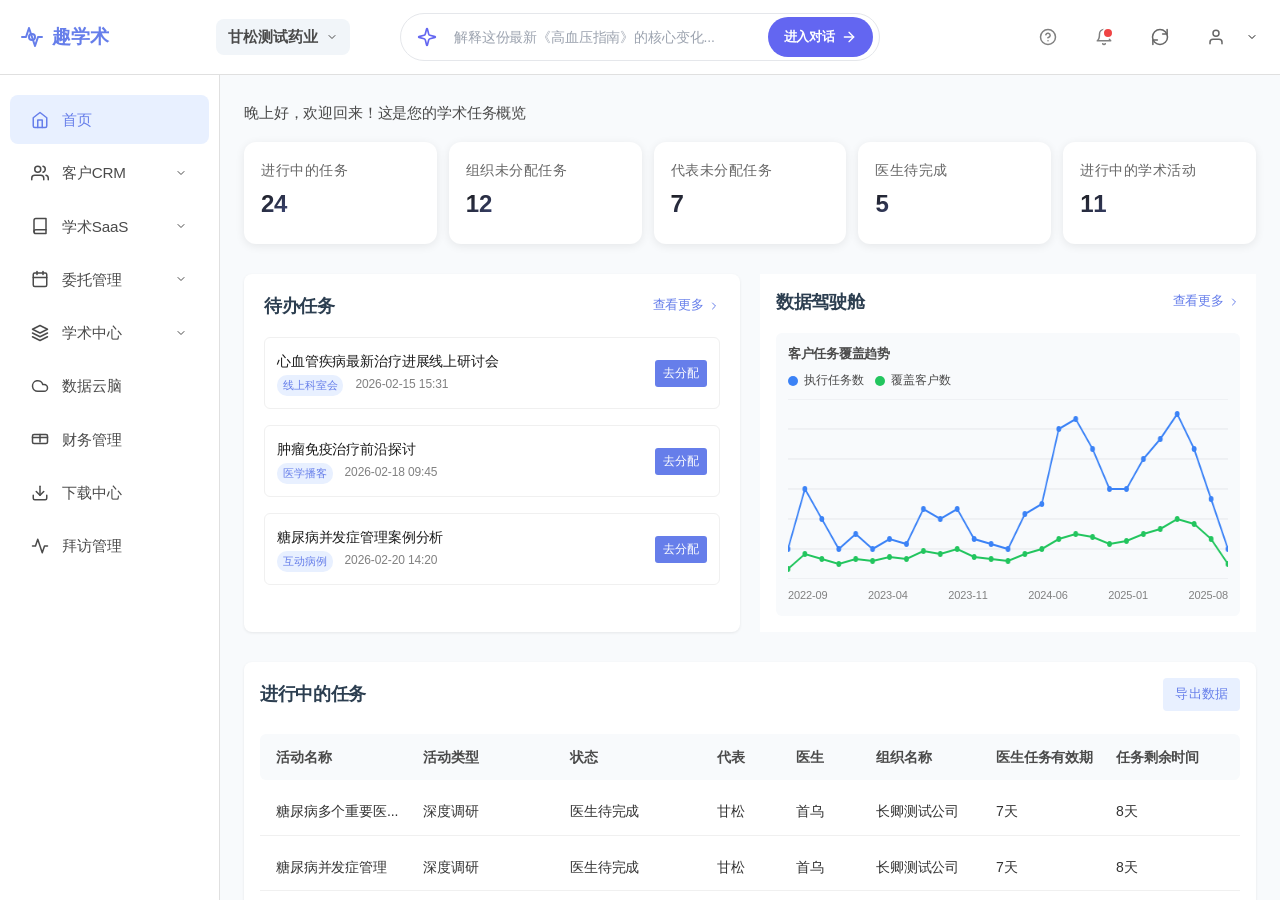
<file: html/index.html>
<!DOCTYPE html>
<html lang="zh-CN">
<head>
    <meta charset="UTF-8">
    <meta name="viewport" content="width=device-width, initial-scale=1.0">
    <title>首页 - 趣学术</title>
    <link rel="stylesheet" href="../css/styles.css">
</head>
<body>
    <!-- 加载公共组件的脚本 -->
    <script>
        // 动态加载公共组件
        async function loadComponents() {
            // 加载顶部导航栏
            const headerResponse = await fetch('components/header.html');
            const headerHtml = await headerResponse.text();
            document.getElementById('header-placeholder').innerHTML = headerHtml;
            
            // 加载左侧侧边栏
            const sidebarResponse = await fetch('components/sidebar.html');
            const sidebarHtml = await sidebarResponse.text();
            document.getElementById('sidebar-placeholder').innerHTML = sidebarHtml;
            
            // 加载完成后，初始化菜单交互
            initializeMenu();
            
            // 初始化AI轮播文字功能
            if (typeof initAICarousel === 'function') {
                initAICarousel();
            }
        }
        
        // 页面加载完成后执行
        document.addEventListener('DOMContentLoaded', loadComponents);
    </script>
    
    <!-- 顶部导航栏占位符 -->
    <div id="header-placeholder"></div>

    <!-- 主体布局 -->
    <div class="main-container">
        <!-- 左侧侧边栏占位符 -->
        <div id="sidebar-placeholder"></div>

        <!-- 右侧主要内容区域 -->
        <main class="content-area">
            <!-- 欢迎信息 -->
            <div class="welcome-section">
                
                <p class="welcome-text">晚上好，欢迎回来！这是您的学术任务概览</p>
            </div>

            <!-- 核心数据统计卡片 -->
            <div class="dashboard-stats" style="display: grid; grid-template-columns: repeat(5, 1fr); gap: 12px;">
                <div class="stat-card" style="padding: 16px; background: white;">
                    <div class="stat-content">
                        <div class="stat-label" style="font-size: 14px;">进行中的任务</div>
                        <div class="stat-value" style="font-size: 1.5rem;">24</div>
                    </div>
                </div>
                <div class="stat-card" style="padding: 16px; background: white;">
                    <div class="stat-content">
                        <div class="stat-label" style="font-size: 14px;">组织未分配任务</div>
                        <div class="stat-value" style="font-size: 1.5rem;">12</div>
                    </div>
                </div>
                <div class="stat-card" style="padding: 16px; background: white;">
                    <div class="stat-content">
                        <div class="stat-label" style="font-size: 14px;">代表未分配任务</div>
                        <div class="stat-value" style="font-size: 1.5rem;">7</div>
                    </div>
                </div>
                <div class="stat-card" style="padding: 16px; background: white;">
                    <div class="stat-content">
                        <div class="stat-label" style="font-size: 14px;">医生待完成</div>
                        <div class="stat-value" style="font-size: 1.5rem;">5</div>
                    </div>
                </div>
                <div class="stat-card" style="padding: 16px; background: white;">
                    <div class="stat-content">
                        <div class="stat-label" style="font-size: 14px;">进行中的学术活动</div>
                        <div class="stat-value" style="font-size: 1.5rem;">11</div>
                    </div>
                </div>
            </div>



            <!-- 任务详情区域 -->
            <div class="details-section" style="display: grid; grid-template-columns: 1fr 1fr; gap: 20px; margin: 30px 0;">
                <!-- 待办任务列表 -->
                <div class="tasks-card" style="padding: 20px; background: white; border: none;">
                    <div class="section-header" style="border-bottom: none; margin-bottom: 0;">
                        <h2 style="font-size: 1.1rem; font-weight: 600; margin: 0;">待办任务</h2>
                        <div class="section-actions">
                            <a class="view-all-link" style="font-size: 13px; color: var(--primary-color); text-decoration: none; cursor: pointer; display: flex; align-items: center; gap: 4px;">查看更多<svg width="12" height="12" viewBox="0 0 24 24" fill="none" xmlns="http://www.w3.org/2000/svg"><path d="M9 18L15 12L9 6" stroke="currentColor" stroke-width="2" stroke-linecap="round" stroke-linejoin="round"/></svg></a>
                        </div>
                    </div>
                    <div class="todo-list" style="margin-top: 4px;">
                        <div class="todo-item" style="padding: 12px; border-radius: 6px; background: white; margin-bottom: 8px; border: 1px solid #f0f0f0; display: flex; justify-content: space-between; align-items: center;">
                            <div class="todo-content">
                                <div class="todo-title" style="font-weight: 500; font-size: 14px;">心血管疾病最新治疗进展线上研讨会</div>
                                <div class="todo-meta" style="font-size: 12px; color: var(--text-tertiary); display: flex; gap: 12px;">
                                    <span class="todo-type" style="padding: 2px 6px; background: var(--primary-light); color: var(--primary-color); border-radius: 10px; font-size: 11px;">线上科室会</span>
                                    <span class="todo-deadline">2026-02-15 15:31</span>
                                </div>
                            </div>
                            <button class="assign-btn" style="padding: 4px 8px; background: var(--primary-color); color: white; border: none; border-radius: 3px; font-size: 12px; cursor: pointer; font-weight: 500;">去分配</button>
                        </div>
                        <div class="todo-item" style="padding: 12px; border-radius: 6px; background: white; margin-bottom: 8px; border: 1px solid #f0f0f0; display: flex; justify-content: space-between; align-items: center;">
                            <div class="todo-content">
                                <div class="todo-title" style="font-weight: 500; font-size: 14px;">肿瘤免疫治疗前沿探讨</div>
                                <div class="todo-meta" style="font-size: 12px; color: var(--text-tertiary); display: flex; gap: 12px;">
                                    <span class="todo-type" style="padding: 2px 6px; background: var(--primary-light); color: var(--primary-color); border-radius: 10px; font-size: 11px;">医学播客</span>
                                    <span class="todo-deadline">2026-02-18 09:45</span>
                                </div>
                            </div>
                            <button class="assign-btn" style="padding: 4px 8px; background: var(--primary-color); color: white; border: none; border-radius: 3px; font-size: 12px; cursor: pointer; font-weight: 500;">去分配</button>
                        </div>
                        <div class="todo-item" style="padding: 12px; border-radius: 6px; background: white; margin-bottom: 8px; border: 1px solid #f0f0f0; display: flex; justify-content: space-between; align-items: center;">
                            <div class="todo-content">
                                <div class="todo-title" style="font-weight: 500; font-size: 14px;">糖尿病并发症管理案例分析</div>
                                <div class="todo-meta" style="font-size: 12px; color: var(--text-tertiary); display: flex; gap: 12px;">
                                    <span class="todo-type" style="padding: 2px 6px; background: var(--primary-light); color: var(--primary-color); border-radius: 10px; font-size: 11px;">互动病例</span>
                                    <span class="todo-deadline">2026-02-20 14:20</span>
                                </div>
                            </div>
                            <button class="assign-btn" style="padding: 4px 8px; background: var(--primary-color); color: white; border: none; border-radius: 3px; font-size: 12px; cursor: pointer; font-weight: 500;">去分配</button>
                        </div>
                    </div>
                </div>

                <!-- 数据驾驶舱卡片 -->
                <div class="data-dashboard-card" style="padding: 16px; background: white; border: none;">
                    <div class="section-header" style="border-bottom: none; margin-bottom: 0;">
                        <h2 style="font-size: 1.1rem; font-weight: 600; margin: 0;">数据驾驶舱</h2>
                        <div class="section-actions">
                            <a class="more-link" style="font-size: 13px; color: var(--primary-color); text-decoration: none; cursor: pointer; display: flex; align-items: center; gap: 4px;">查看更多<svg width="12" height="12" viewBox="0 0 24 24" fill="none" xmlns="http://www.w3.org/2000/svg"><path d="M9 18L15 12L9 6" stroke="currentColor" stroke-width="2" stroke-linecap="round" stroke-linejoin="round"/></svg></a>
                        </div>
                    </div>
                    <div class="dashboard-content" style="margin-top: 4px;">
                        <!-- 客户任务覆盖趋势图表 -->
                        <div style="background: #f8fafc; padding: 12px; border-radius: 6px;">
                            <h3 style="font-size: 13px; font-weight: 600; color: var(--text-secondary); margin-bottom: 8px;">客户任务覆盖趋势</h3>
                            <div style="display: flex; align-items: center; gap: 12px; margin-bottom: 8px;">
                                <div style="display: flex; align-items: center; gap: 6px;">
                                    <div style="width: 10px; height: 10px; background: #3b82f6; border-radius: 50%;"></div>
                                    <span style="font-size: 12px; color: var(--text-secondary);">执行任务数</span>
                                </div>
                                <div style="display: flex; align-items: center; gap: 6px;">
                                    <div style="width: 10px; height: 10px; background: #22c55e; border-radius: 50%;"></div>
                                    <span style="font-size: 12px; color: var(--text-secondary);">覆盖客户数</span>
                                </div>
                            </div>
                            <!-- 折线图Canvas -->
                            <div style="position: relative; height: 180px;">
                                <canvas id="trendChart" style="width: 100%; height: 100%;"></canvas>
                            </div>
                            <div style="display: flex; justify-content: space-between; margin-top: 8px; font-size: 11px; color: var(--text-tertiary);">
                                <span>2022-09</span>
                                <span>2023-04</span>
                                <span>2023-11</span>
                                <span>2024-06</span>
                                <span>2025-01</span>
                                <span>2025-08</span>
                            </div>
                        </div>
                    </div>
                </div>
                
                <script>
                    // 绘制客户任务覆盖趋势折线图
                    document.addEventListener('DOMContentLoaded', function() {
                        const canvas = document.getElementById('trendChart');
                        if (!canvas) return;
                        
                        const ctx = canvas.getContext('2d');
                        const width = canvas.width = canvas.offsetWidth;
                        const height = canvas.height = 180;
                        
                        // 数据点 - 模拟数据
                        const taskData = [30, 90, 60, 30, 45, 30, 40, 35, 70, 60, 70, 40, 35, 30, 65, 75, 150, 160, 130, 90, 90, 120, 140, 165, 130, 80, 30];
                        const customerData = [10, 25, 20, 15, 20, 18, 22, 20, 28, 25, 30, 22, 20, 18, 25, 30, 40, 45, 42, 35, 38, 45, 50, 60, 55, 40, 15];
                        
                        // 绘制网格
                        ctx.strokeStyle = '#e5e7eb';
                        ctx.lineWidth = 1;
                        ctx.beginPath();
                        for (let i = 0; i <= 6; i++) {
                            const y = height - (i * height / 6);
                            ctx.moveTo(0, y);
                            ctx.lineTo(width, y);
                        }
                        ctx.stroke();
                        
                        // 绘制执行任务数折线
                        ctx.strokeStyle = '#3b82f6';
                        ctx.lineWidth = 2;
                        ctx.beginPath();
                        for (let i = 0; i < taskData.length; i++) {
                            const x = (i / (taskData.length - 1)) * width;
                            const y = height - (taskData[i] / 180) * height;
                            if (i === 0) {
                                ctx.moveTo(x, y);
                            } else {
                                ctx.lineTo(x, y);
                            }
                        }
                        ctx.stroke();
                        
                        // 绘制执行任务数数据点
                        ctx.fillStyle = '#3b82f6';
                        for (let i = 0; i < taskData.length; i++) {
                            const x = (i / (taskData.length - 1)) * width;
                            const y = height - (taskData[i] / 180) * height;
                            ctx.beginPath();
                            ctx.arc(x, y, 3, 0, Math.PI * 2);
                            ctx.fill();
                        }
                        
                        // 绘制覆盖客户数折线
                        ctx.strokeStyle = '#22c55e';
                        ctx.lineWidth = 2;
                        ctx.beginPath();
                        for (let i = 0; i < customerData.length; i++) {
                            const x = (i / (customerData.length - 1)) * width;
                            const y = height - (customerData[i] / 180) * height;
                            if (i === 0) {
                                ctx.moveTo(x, y);
                            } else {
                                ctx.lineTo(x, y);
                            }
                        }
                        ctx.stroke();
                        
                        // 绘制覆盖客户数数据点
                        ctx.fillStyle = '#22c55e';
                        for (let i = 0; i < customerData.length; i++) {
                            const x = (i / (customerData.length - 1)) * width;
                            const y = height - (customerData[i] / 180) * height;
                            ctx.beginPath();
                            ctx.arc(x, y, 3, 0, Math.PI * 2);
                            ctx.fill();
                        }
                    });
                </script>
            </div>

            <!-- 学术跟进情况 -->
            <div class="followup-section" style="margin: 30px 0; border: none;">
                <div class="section-header" style="display: flex; justify-content: space-between; align-items: center; margin-bottom: 8px; border: none; border-bottom: none;">
                    <h2 style="font-size: 1.1rem; font-weight: 600; margin: 0;">进行中的任务</h2>
                    <div class="section-actions">
                            <button class="export-btn" style="padding: 6px 12px; background: var(--primary-light); color: var(--primary-color); border: none; border-radius: 4px; font-size: 13px; cursor: pointer;">导出数据</button>
                        </div>
                </div>
                <div class="followup-table" style="border: none;">
                            <div class="table-header" style="display: grid; grid-template-columns: 1fr 1fr 1fr 0.5fr 0.5fr 0.8fr 0.8fr 0.8fr; gap: 12px; padding: 12px 16px; background: #f8fafc; border: none;">
                                <div class="table-col" style="font-weight: 600; color: var(--text-secondary); font-size: 14px; border: none;">活动名称</div>
                                <div class="table-col" style="font-weight: 600; color: var(--text-secondary); font-size: 14px; border: none;">活动类型</div>
                                <div class="table-col" style="font-weight: 600; color: var(--text-secondary); font-size: 14px; border: none;">状态</div>
                                <div class="table-col" style="font-weight: 600; color: var(--text-secondary); font-size: 14px; border: none;">代表</div>
                                <div class="table-col" style="font-weight: 600; color: var(--text-secondary); font-size: 14px; border: none;">医生</div>
                                <div class="table-col" style="font-weight: 600; color: var(--text-secondary); font-size: 14px; border: none;">组织名称</div>
                                <div class="table-col" style="font-weight: 600; color: var(--text-secondary); font-size: 14px; border: none;">医生任务有效期</div>
                                <div class="table-col" style="font-weight: 600; color: var(--text-secondary); font-size: 14px; border: none;">任务剩余时间</div>
                            </div>
                            <div class="table-row" style="display: grid; grid-template-columns: 1fr 1fr 1fr 0.5fr 0.5fr 0.8fr 0.8fr 0.8fr; gap: 12px; padding: 12px 16px; background: white; margin-top: 8px; border: none; border-bottom: 1px solid #f0f0f0;">
                                <div class="table-col" style="font-size: 14px; border: none;">糖尿病多个重要医...</div>
                                <div class="table-col" style="font-size: 14px; border: none;">深度调研</div>
                                <div class="table-col" style="font-size: 14px; border: none;">医生待完成</div>
                                <div class="table-col" style="font-size: 14px; border: none;">甘松</div>
                                <div class="table-col" style="font-size: 14px; border: none;">首乌</div>
                                <div class="table-col" style="font-size: 14px; border: none;">长卿测试公司</div>
                                <div class="table-col" style="font-size: 14px; border: none;">7天</div>
                                <div class="table-col" style="font-size: 14px; border: none;">8天</div>
                            </div>
                            <div class="table-row" style="display: grid; grid-template-columns: 1fr 1fr 1fr 0.5fr 0.5fr 0.8fr 0.8fr 0.8fr; gap: 12px; padding: 12px 16px; background: white; margin-top: 8px; border: none; border-bottom: 1px solid #f0f0f0;">
                                <div class="table-col" style="font-size: 14px; border: none;">糖尿病并发症管理</div>
                                <div class="table-col" style="font-size: 14px; border: none;">深度调研</div>
                                <div class="table-col" style="font-size: 14px; border: none;">医生待完成</div>
                                <div class="table-col" style="font-size: 14px; border: none;">甘松</div>
                                <div class="table-col" style="font-size: 14px; border: none;">首乌</div>
                                <div class="table-col" style="font-size: 14px; border: none;">长卿测试公司</div>
                                <div class="table-col" style="font-size: 14px; border: none;">7天</div>
                                <div class="table-col" style="font-size: 14px; border: none;">8天</div>
                            </div>
                            <div class="table-row" style="display: grid; grid-template-columns: 1fr 1fr 1fr 0.5fr 0.5fr 0.8fr 0.8fr 0.8fr; gap: 12px; padding: 12px 16px; background: white; margin-top: 8px; border: none;">
                                <div class="table-col" style="font-size: 14px; border: none;">糖尿病并发症管理案例分析</div>
                                <div class="table-col" style="font-size: 14px; border: none;">深度调研</div>
                                <div class="table-col" style="font-size: 14px; border: none;">医生待完成</div>
                                <div class="table-col" style="font-size: 14px; border: none;">甘松</div>
                                <div class="table-col" style="font-size: 14px; border: none;">吴田伟</div>
                                <div class="table-col" style="font-size: 14px; border: none;">长卿测试公司</div>
                                <div class="table-col" style="font-size: 14px; border: none;">7天</div>
                                <div class="table-col" style="font-size: 14px; border: none;">8天</div>
                            </div>
                        </div>
            </div>

            <!-- 辅助功能卡片 -->
            <div class="auxiliary-section" style="display: grid; grid-template-columns: 2fr 1fr; gap: 20px; margin: 30px 0;">
                <!-- 数据服务中心卡片 -->
                <div class="data-service-card" style="padding: 20px; background: white;">
                    <div class="section-header" style="border-bottom: none; display: flex; justify-content: space-between; align-items: center; margin-bottom: 0;">
                        <h2 style="font-size: 1.1rem; font-weight: 600; margin: 0;">数据服务中心</h2>
                        <div class="section-actions">
                            <a style="font-size: 13px; color: var(--primary-color); text-decoration: none; cursor: pointer; display: flex; align-items: center; gap: 4px;">查看更多<svg width="12" height="12" viewBox="0 0 24 24" fill="none" xmlns="http://www.w3.org/2000/svg"><path d="M9 18L15 12L9 6" stroke="currentColor" stroke-width="2" stroke-linecap="round" stroke-linejoin="round"/></svg></a>
                        </div>
                    </div>
                    <div class="data-service-content" style="margin-top: 4px;">
                        <div class="data-service-table" style="border: none;">
                            <div class="table-header" style="display: grid; grid-template-columns: 2fr 1fr 1fr; gap: 12px; padding: 12px 16px; background: #f8fafc; border: none;">
                                <div class="table-col" style="font-weight: 600; color: var(--text-secondary); font-size: 14px; border: none;">服务名称</div>
                                <div class="table-col" style="font-weight: 600; color: var(--text-secondary); font-size: 14px; border: none;">相关报表数</div>
                                <div class="table-col" style="font-weight: 600; color: var(--text-secondary); font-size: 14px; border: none;">发布日期</div>
                            </div>
                            <div class="table-row" style="display: grid; grid-template-columns: 2fr 1fr 1fr; gap: 12px; padding: 12px 16px; background: white; margin-top: 8px; border: none; border-bottom: 1px solid #f0f0f0;">
                                <div class="table-col" style="font-size: 14px; border: none;">如何用行为数据来考核代表 <span style="margin-left: 8px; padding: 2px 6px; background: #fef3c7; color: #d97706; border-radius: 4px; font-size: 12px;">未读</span></div>
                                <div class="table-col" style="font-size: 14px; border: none;">3</div>
                                <div class="table-col" style="font-size: 14px; border: none;">2023-04-26 15:00:43</div>
                            </div>
                            <div class="table-row" style="display: grid; grid-template-columns: 2fr 1fr 1fr; gap: 12px; padding: 12px 16px; background: white; margin-top: 8px; border: none; border-bottom: 1px solid #f0f0f0;">
                                <div class="table-col" style="font-size: 14px; border: none;">一键添加管理层应用看板，助您纵览业务全局！ <span style="margin-left: 8px; padding: 2px 6px; background: #fef3c7; color: #d97706; border-radius: 4px; font-size: 12px;">未读</span></div>
                                <div class="table-col" style="font-size: 14px; border: none;">14</div>
                                <div class="table-col" style="font-size: 14px; border: none;">2023-03-09 14:04:18</div>
                            </div>
                            <div class="table-row" style="display: grid; grid-template-columns: 2fr 1fr 1fr; gap: 12px; padding: 12px 16px; background: white; margin-top: 8px; border: none; border-bottom: 1px solid #f0f0f0;">
                                <div class="table-col" style="font-size: 14px; border: none;">数据指标体系的应用和搭建 <span style="margin-left: 8px; padding: 2px 6px; background: #f3f4f6; color: #6b7280; border-radius: 4px; font-size: 12px;">已读</span></div>
                                <div class="table-col" style="font-size: 14px; border: none;">5</div>
                                <div class="table-col" style="font-size: 14px; border: none;">2023-02-28 17:51:32</div>
                            </div>
                            <div class="table-row" style="display: grid; grid-template-columns: 2fr 1fr 1fr; gap: 12px; padding: 12px 16px; background: white; margin-top: 8px; border: none; border-bottom: 1px solid #f0f0f0;">
                                <div class="table-col" style="font-size: 14px; border: none;">用户分析模型-属性分析的使用方法 <span style="margin-left: 8px; padding: 2px 6px; background: #f3f4f6; color: #6b7280; border-radius: 4px; font-size: 12px;">已读</span></div>
                                <div class="table-col" style="font-size: 14px; border: none;">4</div>
                                <div class="table-col" style="font-size: 14px; border: none;">2023-02-27 16:14:36</div>
                            </div>
                            <div class="table-row" style="display: grid; grid-template-columns: 2fr 1fr 1fr; gap: 12px; padding: 12px 16px; background: white; margin-top: 8px; border: none; border-bottom: 1px solid #f0f0f0;">
                                <div class="table-col" style="font-size: 14px; border: none;">盘古云数据驾驶舱 助力数字化转型 <span style="margin-left: 8px; padding: 2px 6px; background: #f3f4f6; color: #6b7280; border-radius: 4px; font-size: 12px;">已读</span></div>
                                <div class="table-col" style="font-size: 14px; border: none;">7</div>
                                <div class="table-col" style="font-size: 14px; border: none;">2023-01-13 15:32:57</div>
                            </div>
                        </div>
                    </div>
                </div>

                <!-- 消息管理卡片 -->
                <div class="message-card" style="padding: 20px; background: white;">
                    <div class="section-header" style="border-bottom: none; display: flex; justify-content: space-between; align-items: center; margin-bottom: 0;">
                        <h2 style="font-size: 1.1rem; font-weight: 600; margin: 0;">消息管理</h2>
                        <a class="message-link" style="font-size: 13px; color: var(--primary-color); text-decoration: none; cursor: pointer; display: flex; align-items: center; gap: 4px;">查看全部消息<svg width="12" height="12" viewBox="0 0 24 24" fill="none" xmlns="http://www.w3.org/2000/svg"><path d="M9 18L15 12L9 6" stroke="currentColor" stroke-width="2" stroke-linecap="round" stroke-linejoin="round"/></svg></a>
                    </div>
                        <div class="message-list" style="border: none;">
                            <div class="message-item" style="padding: 16px 0; border: none; border-bottom: 1px solid #f0f0f0; display: flex; justify-content: space-between; align-items: flex-start;">
                                <div style="flex: 1;">
                                    <div style="display: flex; align-items: center; margin-bottom: 4px;">
                                        <span style="color: #ef4444; font-size: 12px; margin-right: 8px;">未读</span>
                                        <span style="font-size: 14px;">您有3个任务即将到期，请及时处理</span>
                                    </div>
                                </div>
                                <div class="message-time" style="font-size: 12px; color: #9ca3af; margin-left: 12px;">10:30</div>
                            </div>
                            <div class="message-item" style="padding: 16px 0; border: none; border-bottom: 1px solid #f0f0f0; display: flex; justify-content: space-between; align-items: flex-start;">
                                <div style="flex: 1;">
                                    <div style="display: flex; align-items: center; margin-bottom: 4px;">
                                        <span style="color: #ef4444; font-size: 12px; margin-right: 8px;">未读</span>
                                        <span style="font-size: 14px;">代表张小明绑定了5位医生</span>
                                    </div>
                                </div>
                                <div class="message-time" style="font-size: 12px; color: #9ca3af; margin-left: 12px;">09:45</div>
                            </div>
                            <div class="message-item" style="padding: 16px 0; border: none; border-bottom: 1px solid #f0f0f0; display: flex; justify-content: space-between; align-items: flex-start;">
                                <div style="flex: 1;">
                                    <div style="display: flex; align-items: center; margin-bottom: 4px;">
                                        <span style="color: #6b7280; font-size: 12px; margin-right: 8px;">已读</span>
                                        <span style="font-size: 14px;">心血管疾病研讨会已完成，参会人数15人</span>
                                    </div>
                                </div>
                                <div class="message-time" style="font-size: 12px; color: #9ca3af; margin-left: 12px;">昨天</div>
                            </div>
                            <div class="message-item" style="padding: 16px 0; border: none; border-bottom: 1px solid #f0f0f0; display: flex; justify-content: space-between; align-items: flex-start;">
                                <div style="flex: 1;">
                                    <div style="display: flex; align-items: center; margin-bottom: 4px;">
                                        <span style="color: #6b7280; font-size: 12px; margin-right: 8px;">已读</span>
                                        <span style="font-size: 14px;">上月学术活动报告已生成，请查看</span>
                                    </div>
                                </div>
                                <div class="message-time" style="font-size: 12px; color: #9ca3af; margin-left: 12px;">2026-02-22</div>
                            </div>
                            <div class="message-item" style="padding: 16px 0; border: none; border-bottom: 1px solid #f0f0f0; display: flex; justify-content: space-between; align-items: flex-start;">
                                <div style="flex: 1;">
                                    <div style="display: flex; align-items: center; margin-bottom: 4px;">
                                        <span style="color: #6b7280; font-size: 12px; margin-right: 8px;">已读</span>
                                        <span style="font-size: 14px;">新功能"智能任务分配"已上线</span>
                                    </div>
                                </div>
                                <div class="message-time" style="font-size: 12px; color: #9ca3af; margin-left: 12px;">2026-02-20</div>
                            </div>
                            <div class="pagination" style="display: flex; justify-content: center; align-items: center; gap: 8px; margin-top: 24px;">
                                <button class="page-btn" style="padding: 4px 8px; background: white; color: var(--text-secondary); border: 1px solid #f0f0f0; border-radius: 4px; font-size: 12px; cursor: pointer; display: flex; align-items: center; justify-content: center; width: 28px; height: 28px;"><svg width="12" height="12" viewBox="0 0 24 24" fill="none" xmlns="http://www.w3.org/2000/svg"><path d="M15 18L9 12L15 6" stroke="currentColor" stroke-width="2" stroke-linecap="round" stroke-linejoin="round"/></svg></button>
                                <button class="page-btn active" style="padding: 4px 8px; background: var(--primary-color); color: white; border: 1px solid var(--primary-color); border-radius: 4px; font-size: 12px; cursor: pointer; width: 28px; height: 28px; display: flex; align-items: center; justify-content: center;">1</button>
                                <button class="page-btn" style="padding: 4px 8px; background: white; color: var(--text-secondary); border: 1px solid #f0f0f0; border-radius: 4px; font-size: 12px; cursor: pointer; width: 28px; height: 28px; display: flex; align-items: center; justify-content: center;">2</button>
                                <button class="page-btn" style="padding: 4px 8px; background: white; color: var(--text-secondary); border: 1px solid #f0f0f0; border-radius: 4px; font-size: 12px; cursor: pointer; width: 28px; height: 28px; display: flex; align-items: center; justify-content: center;">3</button>
                                <button class="page-btn" style="padding: 4px 8px; background: white; color: var(--text-secondary); border: 1px solid #f0f0f0; border-radius: 4px; font-size: 12px; cursor: pointer; display: flex; align-items: center; justify-content: center; width: 28px; height: 28px;"><svg width="12" height="12" viewBox="0 0 24 24" fill="none" xmlns="http://www.w3.org/2000/svg"><path d="M9 18L15 12L9 6" stroke="currentColor" stroke-width="2" stroke-linecap="round" stroke-linejoin="round"/></svg></button>
                            </div>
                        </div>
                </div>
            </div>
        </main>
    </div>

    <!-- 加载动画 -->
    <div class="loading" id="loading" style="display: none;">
        <div class="loading-spinner"></div>
        <p>AI正在思考...</p>
    </div>

    <!-- 公共JS文件 -->
    <script src="../js/menu.js"></script>
    <script src="../js/script.js"></script>
</body>
</html>
</file>
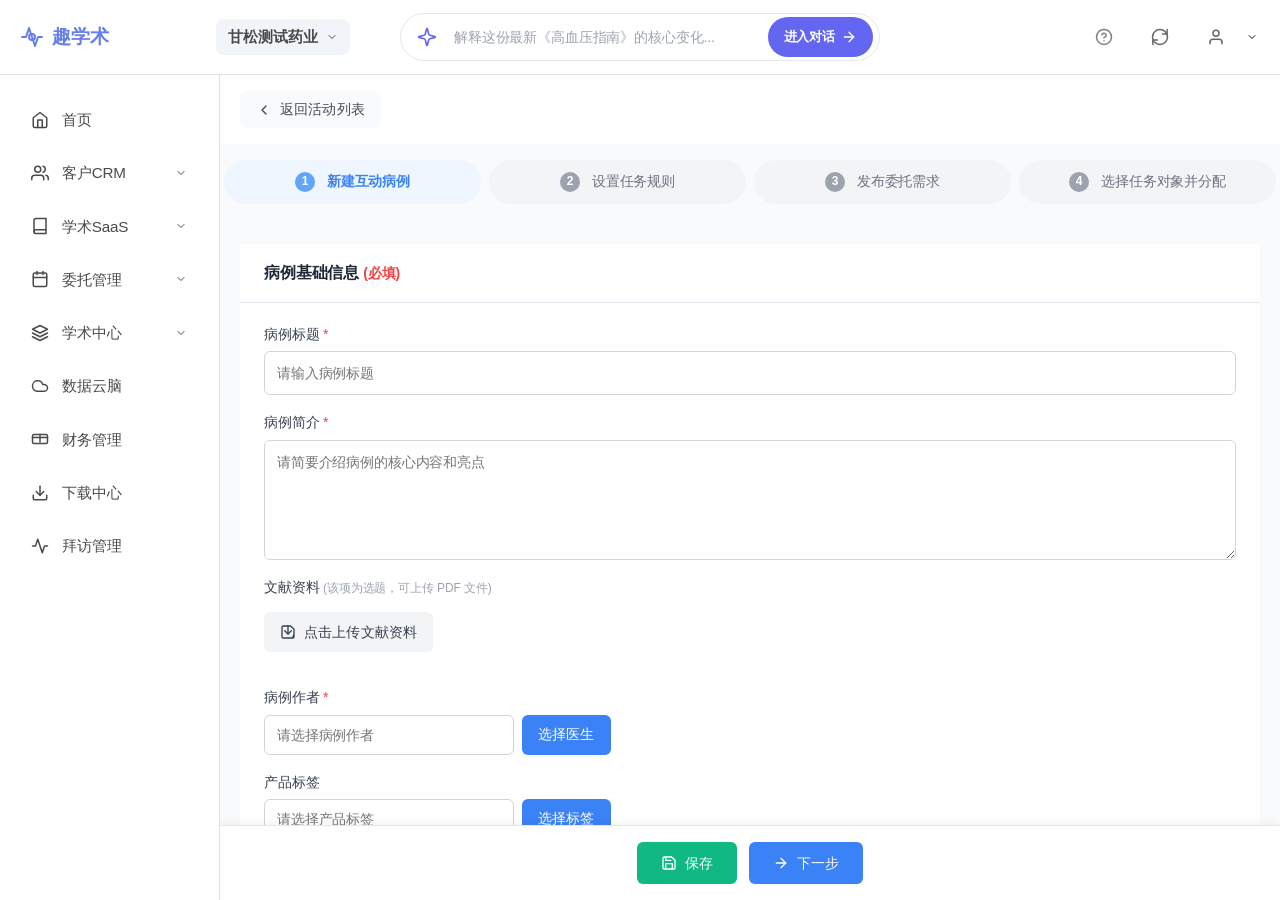
<file: html/case-interaction-detail.html>
<!DOCTYPE html>
<html lang="zh-CN">
<head>
    <meta charset="UTF-8">
    <meta name="viewport" content="width=device-width, initial-scale=1.0">
    <title>病例互动详情 - 在线病例互动征集</title>
    <link rel="stylesheet" href="../css/styles.css">
    <link rel="stylesheet" href="../css/record.css">
    <link rel="stylesheet" href="../css/materials.css">
    <script src="../js/script.js?v=1"></script>
    <script src="../js/menu.js?v=1"></script>
    <style>
        /* 病例创建页面专用样式 */
        /* 确保导航栏和侧边栏固定，只有内容区域滚动，且隐藏滚动条 */
        body {
            height: 100vh !important;
            overflow: hidden !important;
        }

        /* 恢复main-container固定高度和flex布局 */
        .main-container {
            display: flex !important;
            height: calc(100vh - 75px) !important;
            overflow: hidden !important;
        }

        /* 确保right-content作为flex容器，只有内容区域滚动 */
        .right-content {
            flex: 1 !important;
            overflow: hidden !important;
            display: flex !important;
            flex-direction: column !important;
            position: relative !important;
        }

        /* 确保content-area可以滚动，且隐藏滚动条 */
        .content-area {
            flex: 1 !important;
            overflow-y: auto !important;
            /* 隐藏滚动条 - Chrome, Safari 和 Opera */
            -webkit-scrollbar: none;
            /* 隐藏滚动条 - IE, Edge 和 Firefox */
            scrollbar-width: none;
        }

        /* 隐藏所有元素的滚动条 */
        * {
            /* 隐藏滚动条 - Chrome, Safari 和 Opera */
            -webkit-scrollbar: none;
            /* 隐藏滚动条 - IE, Edge 和 Firefox */
            scrollbar-width: none;
        }

        /* 确保辅助功能区可以滚动但隐藏滚动条 */
        .auxiliary-tools {
            overflow-y: auto !important;
        }

        /* 页面标题和返回按钮容器 */
        .page-title {
            background-color: white !important;
            padding: 16px 20px !important;
            margin: 0 !important;
            border-bottom: none !important;
            width: 100% !important;
            position: sticky !important;
            top: 0 !important;
            left: 0 !important;
            right: 0 !important;
            z-index: 9999 !important;
            display: flex !important;
            justify-content: flex-start !important;
            align-items: center !important;
            box-sizing: border-box !important;
        }

        /* 完全自定义的返回按钮样式，覆盖所有!important */
        .custom-back-btn {
            display: inline-flex !important;
            align-items: center !important;
            gap: 8px !important;
            padding: 8px 16px !important;
            border: none !important;
            border-radius: 8px !important;
            background-color: #f8fafc !important;
            color: #4a4a4a !important;
            font-size: 14px !important;
            font-weight: 500 !important;
            cursor: pointer !important;
            text-decoration: none !important;
            transition: all 0.3s ease !important;
            height: auto !important;
            width: auto !important;
            margin: 0 !important;
            line-height: 1.5 !important;
            white-space: nowrap !important;
            box-sizing: border-box !important;
        }

        /* 步骤条样式 - 按照图片设计，大气占满主内容区 */
        .step-progress {
            display: flex;
            justify-content: center;
            align-items: center;
            margin: 0;
            padding: 16px 0;
            background-color: #f9fafb;
            position: sticky;
            top: 63px; /* 放在返回按钮下方 */
            z-index: 9998;
            overflow: hidden;
            width: 100%;
        }

        .step {
            display: flex;
            align-items: center;
            position: relative;
            gap: 12px;
            padding: 12px 24px;
            background-color: transparent;
            margin: 0 4px;
            border-radius: 24px;
            transition: all 0.3s ease;
            flex: 1;
            justify-content: center;
            max-width: 25%;
        }

        /* 步骤编号 */
        .step-number {
            display: flex;
            align-items: center;
            justify-content: center;
            width: 20px;
            height: 20px;
            border-radius: 50%;
            background-color: #d1d5db;
            color: white;
            font-weight: 600;
            font-size: 12px;
            position: relative;
            z-index: 3;
            transition: all 0.3s ease;
        }

        /* 步骤文本 */
        .step-text {
            font-size: 14px;
            color: #6b7280;
            line-height: 1.4;
            white-space: nowrap;
            position: relative;
            z-index: 3;
        }

        /* 当前步骤样式 */
        .step.current {
            background-color: #eff6ff;
        }

        .step.current .step-number {
            background-color: #60a5fa;
            color: white;
        }

        .step.current .step-text {
            color: #3b82f6;
            font-weight: 600;
        }

        /* 其他步骤样式 */
        .step:not(.current) {
            background-color: #f3f4f6;
        }

        .step:not(.current) .step-number {
            background-color: #9ca3af;
        }

        .step:not(.current) .step-text {
            color: #6b7280;
        }

        /* 移除步骤线 */
        .step:not(:last-child)::after {
            display: none;
        }

        /* 已完成步骤样式 */
        .step.completed {
            background-color: #d1fae5;
        }

        .step.completed .step-number {
            background-color: #059669;
        }

        .step.completed .step-text {
            color: #065f46;
            font-weight: 500;
        }

        .custom-back-btn:hover {
            background-color: #edf2f7 !important;
            color: #2d3748 !important;
        }

        .custom-back-btn svg {
            width: 16px !important;
            height: 16px !important;
            stroke: currentColor !important;
            stroke-width: 2 !important;
            stroke-linecap: round !important;
            stroke-linejoin: round !important;
        }

        /* 内容区头部 - 创建病例导航栏 */
        .case-header {
            background-color: white;
            padding: 16px 24px;
            border-bottom: 1px solid #e2e8f0;
            display: flex;
            align-items: center;
            justify-content: flex-end;
            border-radius: 8px 8px 0 0;
            position: relative;
        }

        /* 功能按钮容器 */
        .case-header-actions {
            display: flex;
            gap: 12px;
            align-items: center;
        }

        /* 功能按钮样式 */
        .case-header-actions button {
            padding: 10px 24px;
            border: none;
            border-radius: 6px;
            font-size: 14px;
            font-weight: 500;
            cursor: pointer;
            transition: all 0.3s ease;
            display: inline-flex;
            align-items: center;
            gap: 8px;
        }

        .case-header-actions button:hover {
            transform: translateY(-1px);
            box-shadow: 0 4px 12px rgba(0, 0, 0, 0.15);
        }

        /* 保存草稿按钮 */
        #save-draft-btn {
            background-color: #10b981;
            color: white;
        }

        #save-draft-btn:hover {
            background-color: #059669;
        }

        /* 预览病例按钮 */
        #preview-btn {
            background-color: #3b82f6;
            color: white;
        }

        #preview-btn:hover {
            background-color: #2563eb;
        }

        /* 提交病例按钮 */
        #submit-btn {
            background-color: #8b5cf6;
            color: white;
        }

        #submit-btn:hover {
            background-color: #7c3aed;
        }

        /* 核心编辑区 */
        .core-editor {
            background-color: white;
            border-radius: 8px;

            overflow: hidden;
            margin-bottom: 20px;
        }

        /* 内容区主布局 */
        .content-wrapper {
            display: flex;
            flex-direction: column;
            gap: 20px;
            padding: 0;
            max-width: 2200px;
            margin: 0 auto;
            width: 100%;
        }

        /* 调整content-area内边距 */
        .content-area {
            padding: var(--spacing-lg) 20px;
            max-width: 2200px;
            margin: 0 auto;
            width: 100%;
        }

        /* 确保right-content居中 */
        .right-content {
            flex: 1;
            overflow-y: visible !important;
            background-color: var(--background-secondary);
        }

        /* 确保content-left充分利用空间 */
        .content-left {
            flex: 1;
            min-width: 0;
        }

        /* 基本信息与辅助功能区布局 */
        .basic-info-with-tools {
            display: flex;
            gap: 20px;
            align-items: flex-start;
            margin: 0;
            padding: 0;
            width: 100%;
        }

        /* 确保辅助功能区与基本信息模块完全对齐 */
        .auxiliary-tools {
            margin: 0;
        }

        /* 调整辅助功能区内部间距，与基本信息模块对齐 */
        .aux-section-title {
            padding: 16px 20px;
            font-size: 16px;
            font-weight: 600;
            color: #1f2937;
            border-bottom: 1px solid #e2e8f0;
            margin: 0;
        }

        /* 内容区左侧 */
        .content-left {
            flex: 1;
        }

        /* 折叠面板样式 */
        .collapsible-panel {
            margin-bottom: 20px;
            background-color: white;
            border-radius: 8px;
            box-shadow: none;
            overflow: visible;
        }
        
        /* 交互工具样式 - 默认隐藏，仅显示面板标题中的交互工具 */
        .interaction-tools {
            opacity: 0;
            visibility: hidden;
            transition: all 0.2s ease;
        }
        
        /* 显示面板标题中的交互工具 */
        .panel-header .interaction-tools {
            opacity: 1;
            visibility: visible;
        }
        
        /* 隐藏富文本编辑器下方的交互工具 */
        .form-field .interaction-tools {
            display: none;
        }

        .panel-header {
            background-color: white;
            padding: 16px 24px;
            cursor: pointer;
            display: flex;
            align-items: center;
            justify-content: space-between;
            font-weight: 600;
            font-size: 16px;
            color: #1f2937;
            transition: background-color 0.2s ease;
            position: relative;
            border-bottom: 1px solid #e2e8f0;
        }




        .panel-content {
            padding: 20px 24px;
            background-color: white;
            transition: all 0.3s ease;
        }



        /* 模块拖拽样式 */
        .panel-header.dragging {
            opacity: 0.5;
        }

        /* 表单行样式 */
        .form-row {
            display: flex;
            gap: 16px;
            margin-bottom: 16px;
            flex-wrap: wrap;
        }

        /* 表单字段样式 */
        .form-field {
            flex: 1;
            min-width: 240px;
            display: flex;
            flex-direction: column;
            gap: 6px;
        }

        /* 字段标签样式 */
        .form-field label {
            font-size: 14px;
            font-weight: 500;
            color: #374151;
        }

        /* 必填字段标记 */
        .form-field.required label::after {
            content: ' *';
            color: #ef4444;
        }

        /* 输入框样式 */
        .form-field input[type="text"],
        .form-field input[type="number"],
        .form-field input[type="date"],
        .form-field select,
        .form-field textarea {
            width: 100%;
            padding: 10px 12px;
            border: 1px solid #d1d5db;
            border-radius: 6px;
            font-size: 14px;
            transition: all 0.2s ease;
            font-family: inherit;
        }

        .form-field input[type="text"]:hover,
        .form-field input[type="number"]:hover,
        .form-field input[type="date"]:hover,
        .form-field select:hover,
        .form-field textarea:hover {
            border-color: #93c5fd;
            box-shadow: 0 0 0 3px rgba(59, 130, 246, 0.1);
        }

        .form-field input[type="text"]:focus,
        .form-field input[type="number"]:focus,
        .form-field input[type="date"]:focus,
        .form-field select:focus,
        .form-field textarea:focus {
            outline: none;
            border-color: #3b82f6;
            box-shadow: 0 0 0 3px rgba(59, 130, 246, 0.2);
        }

        /* 文本域样式 */
        .form-field textarea {
            resize: vertical;
            min-height: 80px;
        }

        /* 辅助功能区标题 */
        .aux-section-title {
            padding: 16px 20px;
            font-size: 16px;
            font-weight: 600;
            color: #1f2937;
            border-bottom: 1px solid #e2e8f0;
        }

        /* 辅助功能区内容 */
        .aux-section-content {
            padding: 16px 20px;
        }

        /* 辅助功能区按钮 */
        .aux-btn {
            width: 100%;
            padding: 12px;
            margin-bottom: 12px;
            background-color: #f3f4f6;
            color: #374151;
            border: 1px solid #d1d5db;
            border-radius: 6px;
            font-size: 14px;
            font-weight: 500;
            cursor: pointer;
            transition: all 0.2s ease;
            display: flex;
            align-items: center;
            gap: 8px;
        }

        .aux-btn:hover {
            background-color: #e5e7eb;
            border-color: #9ca3af;
        }

        /* 常用病例模板列表 */
        .template-list {
            display: flex;
            flex-direction: column;
            gap: 8px;
            margin-top: 16px;
        }

        .template-item {
            padding: 12px;
            background-color: #f3f4f6;
            border: 1px solid #d1d5db;
            border-radius: 6px;
            cursor: pointer;
            transition: all 0.2s ease;
        }

        .template-item:hover {
            background-color: #e5e7eb;
            border-color: #9ca3af;
        }

        /* 常见主诉示例 */
        .common-complaints {
            margin-top: 12px;
            padding: 12px;
            background-color: #e0f2fe;
            border-radius: 6px;
        }

        .common-complaints h4 {
            font-size: 14px;
            font-weight: 600;
            color: #0369a1;
            margin-bottom: 8px;
        }

        .complaint-examples {
            display: flex;
            flex-direction: column;
            gap: 6px;
        }

        .complaint-example {
            padding: 8px 12px;
            background-color: white;
            border: 1px solid #93c5fd;
            border-radius: 4px;
            font-size: 13px;
            cursor: pointer;
            transition: all 0.2s ease;
        }

        .complaint-example:hover {
            background-color: #eff6ff;
            border-color: #3b82f6;
        }

        /* 文件上传区域 */
        .file-upload-area {
            margin-top: 12px;
            padding: 20px;
            border: 2px dashed #d1d5db;
            border-radius: 6px;
            text-align: center;
            cursor: pointer;
            transition: all 0.2s ease;
        }

        .file-upload-area:hover {
            border-color: #3b82f6;
            background-color: #f0f9ff;
        }

        .file-upload-area input[type="file"] {
            display: none;
        }

        /* 上传进度条 */
        .upload-progress {
            margin-top: 12px;
            height: 4px;
            background-color: #e5e7eb;
            border-radius: 2px;
            overflow: hidden;
        }

        .upload-progress-bar {
            height: 100%;
            background-color: #3b82f6;
            width: 0;
            transition: width 0.3s ease;
        }

        /* 已上传文件列表 */
        .uploaded-files {
            margin-top: 12px;
            display: flex;
            flex-direction: column;
            gap: 8px;
        }

        .uploaded-file-item {
            display: flex;
            align-items: center;
            justify-content: space-between;
            padding: 8px 12px;
            background-color: #f9fafb;
            border: 1px solid #e5e7eb;
            border-radius: 4px;
            font-size: 13px;
        }

        /* 解析核对标签 */
        .verify-tag {
            display: inline-block;
            padding: 4px 8px;
            background-color: #fbbf24;
            color: #92400e;
            font-size: 12px;
            font-weight: 500;
            border-radius: 4px;
            margin-left: 8px;
            cursor: pointer;
        }

        /* 粘贴解析区域 */
        .paste-area {
            margin-top: 12px;
        }

        .paste-area textarea {
            width: 100%;
            padding: 12px;
            border: 1px solid #d1d5db;
            border-radius: 6px;
            font-size: 14px;
            resize: vertical;
            min-height: 120px;
            margin-bottom: 12px;
        }

        /* 一键解析按钮 */
        .parse-btn {
            width: 100%;
            padding: 12px;
            background-color: #3b82f6;
            color: white;
            border: none;
            border-radius: 6px;
            font-size: 14px;
            font-weight: 500;
            cursor: pointer;
            transition: all 0.2s ease;
        }

        .parse-btn:hover {
            background-color: #2563eb;
        }

        /* 通知样式 */
        .notification {
            position: fixed;
            top: 80px;
            right: 20px;
            padding: 16px 24px;
            border-radius: 8px;
            color: white;
            font-size: 14px;
            font-weight: 500;
            z-index: 1000;
            transform: translateX(100%);
            transition: transform 0.3s ease;
            box-shadow: 0 4px 12px rgba(0, 0, 0, 0.15);
        }

        .notification.success {
            background-color: #10b981;
        }

        .notification.error {
            background-color: #ef4444;
        }

        .notification.warning {
            background-color: #f59e0b;
        }

        .notification.show {
            transform: translateX(0);
        }

        /* 联想提示框 */
        .suggestions {
            position: absolute;
            background-color: white;
            border: 1px solid #d1d5db;
            border-radius: 4px;
            box-shadow: 0 2px 8px rgba(0, 0, 0, 0.15);
            z-index: 100;
            width: 100%;
            max-height: 200px;
            overflow-y: auto;
        }

        .suggestion-item {
            padding: 8px 12px;
            cursor: pointer;
            transition: background-color 0.2s ease;
        }

        .suggestion-item:hover {
            background-color: #f3f4f6;
        }

        /* 药物名称联想提示 */
        .drug-suggestions {
            position: absolute;
            background-color: white;
            border: 1px solid #d1d5db;
            border-radius: 4px;
            box-shadow: 0 2px 8px rgba(0, 0, 0, 0.15);
            z-index: 100;
            width: 100%;
            max-height: 200px;
            overflow-y: auto;
        }

        /* AI辅助诊断提示 */
        .ai-suggestions {
            margin-top: 12px;
            padding: 12px;
            background-color: #f0fdf4;
            border: 1px solid #bbf7d0;
            border-radius: 6px;
        }

        .ai-suggestions h4 {
            font-size: 14px;
            font-weight: 600;
            color: #15803d;
            margin-bottom: 8px;
        }

        .ai-suggestion-item {
            padding: 8px;
            background-color: white;
            border: 1px solid #d1d5db;
            border-radius: 4px;
            margin-bottom: 8px;
            cursor: pointer;
            transition: all 0.2s ease;
        }

        .ai-suggestion-item:hover {
            background-color: #f3f4f6;
            border-color: #9ca3af;
        }

        /* 响应式设计 */
        @media (max-width: 1024px) {
            .content-wrapper {
                flex-direction: column;
            }

            .auxiliary-tools {
                width: 100%;
                position: static;
                max-height: none;
            }
        }

        @media (max-width: 768px) {
            .case-header {
                padding: 12px 16px;
            }

            .case-header-actions {
                flex-wrap: wrap;
            }

            .case-header-actions button {
                padding: 8px 16px;
                font-size: 13px;
            }

            .content-wrapper {
                padding: 12px;
            }

            .form-row {
                flex-direction: column;
                gap: 12px;
            }

            .form-field {
                min-width: auto;
            }
        }

        /* 题目类型按钮样式 */
        .question-type-btn {
            display: inline-flex;
            align-items: center;
            gap: 8px;
            padding: 10px 16px;
            border: 1px solid #d1d5db;
            border-radius: 6px;
            background-color: white;
            color: #374151;
            font-size: 14px;
            font-weight: 500;
            cursor: pointer;
            transition: all 0.2s ease;
            box-shadow: 0 1px 2px rgba(0, 0, 0, 0.05);
        }

        .question-type-btn:hover {
            background-color: #f3f4f6;
            border-color: #9ca3af;
            transform: translateY(-1px);
            box-shadow: 0 2px 4px rgba(0, 0, 0, 0.1);
        }

        /* 题目项样式 */
        .question-item {
            background-color: #f9fafb;
            border: 1px solid #e5e7eb;
            border-radius: 6px;
            padding: 16px;
            margin-bottom: 12px;
            position: relative;
        }

        .question-item-header {
            display: flex;
            justify-content: space-between;
            align-items: center;
            margin-bottom: 12px;
        }

        .question-item-title {
            font-weight: 600;
            color: #1f2937;
            font-size: 14px;
        }

        .question-item-actions {
            display: flex;
            gap: 8px;
        }

        .action-btn {
            padding: 4px 8px;
            border: 1px solid #d1d5db;
            border-radius: 4px;
            background-color: white;
            color: #6b7280;
            font-size: 12px;
            cursor: pointer;
            transition: all 0.2s ease;
        }

        .action-btn:hover {
            background-color: #f3f4f6;
            border-color: #9ca3af;
        }

        .delete-btn {
            color: #ef4444;
            border-color: #fecaca;
        }

        .delete-btn:hover {
            background-color: #fee2e2;
            border-color: #f87171;
        }
    </style>
</head>
<body>
    <!-- 顶部导航栏占位符 -->
    <div id="header-placeholder"></div>

    <!-- 主体布局 -->
    <div class="main-container">
        <!-- 左侧侧边栏占位符 -->
        <div id="sidebar-placeholder"></div>

        <!-- 右侧主要内容区域 -->
        <div class="right-content">
            <!-- 页面标题和返回按钮容器 -->
        <div class="page-title">
            <button type="button" class="custom-back-btn" onclick="window.history.back()">
                <svg width="16" height="16" viewBox="0 0 24 24" fill="none" stroke="currentColor" stroke-width="2" stroke-linecap="round" stroke-linejoin="round">
                    <polyline points="15 18 9 12 15 6"></polyline>
                </svg>
                返回活动列表
            </button>
        </div>

        <!-- 步骤条 - 放在返回按钮底部的白色背景上 -->
        <div class="step-progress">
            <div class="step current">
                <div class="step-number">1</div>
                <div class="step-text">新建互动病例</div>
            </div>
            <div class="step">
                <div class="step-number">2</div>
                <div class="step-text">设置任务规则</div>
            </div>
            <div class="step">
                <div class="step-number">3</div>
                <div class="step-text">发布委托需求</div>
            </div>
            <div class="step">
                <div class="step-number">4</div>
                <div class="step-text">选择任务对象并分配</div>
            </div>
        </div>

        <!-- 主要内容区域 -->
        <main class="content-area">
            <!-- 内容区主布局 -->
            <div class="content-wrapper">
                    
                    <!-- 基本信息与辅助功能区布局 -->
                    <div class="basic-info-with-tools">
                        <!-- 内容区左侧：核心编辑区 -->
                        <div class="content-left">
                            <!-- 病例基础信息模块 -->
                            <div class="collapsible-panel" id="case-basic-info-panel">
                                <div class="panel-header">
                                    <span>病例基础信息 <span style="color: #ef4444; font-size: 14px;">(必填)</span></span>
                                </div>
                                <div class="panel-content">
                                    <div class="form-row">
                                        <!-- 病例标题 -->
                                        <div class="form-field required">
                                            <label for="case-title">病例标题</label>
                                            <input type="text" id="case-title" placeholder="请输入病例标题" maxlength="200" onblur="autoSave()">
                                        </div>
                                    </div>
                                    
                                    <div class="form-row">
                                        <!-- 病例简介 -->
                                        <div class="form-field required">
                                            <label for="case-summary">病例简介</label>
                                            <textarea id="case-summary" placeholder="请简要介绍病例的核心内容和亮点" maxlength="500" onblur="autoSave()" style="min-height: 120px;"></textarea>
                                        </div>
                                    </div>
                                    
                                    <div class="form-row">
                                        <!-- 文献资料上传 -->
                                        <div class="form-field">
                                            <label for="case-literature">文献资料 <span style="font-size: 12px; color: #9ca3af; font-weight: normal;">(该项为选题，可上传 PDF 文件)</span></label>
                                            <div style="margin-top: 8px;">
                                                <input type="file" id="literature-file" multiple accept=".pdf" style="display: none;" onchange="handleFileUpload(event)">
                                                <button type="button" onclick="document.getElementById('literature-file').click()" style="height: 40px; padding: 0 16px; background-color: #f3f4f6; color: #374151; border: none; border-radius: 6px; cursor: pointer; display: flex; align-items: center; gap: 8px;">
                                                    <svg width="16" height="16" viewBox="0 0 24 24" fill="none" stroke="currentColor" stroke-width="2" stroke-linecap="round" stroke-linejoin="round">
                                                        <path d="M21 15v4a2 2 0 0 1-2 2H5a2 2 0 0 1-2-2V5a2 2 0 0 1 2-2h11l5 5v11a2 2 0 0 1-2 2z"></path>
                                                        <polyline points="7 10 12 15 17 10"></polyline>
                                                        <line x1="12" y1="15" x2="12" y2="3"></line>
                                                    </svg>
                                                    点击上传文献资料
                                                </button>
                                            </div>
                                            <div class="uploaded-files" id="uploaded-literature" style="margin-top: 12px;"></div>
                                        </div>
                                    </div>
                                    
                                    <div class="form-row">
                                        <!-- 病例作者 -->
                                        <div class="form-field required">
                                            <label for="case-author">病例作者</label>
                                            <div style="display: flex; gap: 8px; align-items: center;">
                                                <div style="flex: 0 0 250px; position: relative;">
                                                    <input type="text" id="case-author" placeholder="请选择病例作者" readonly onclick="openDoctorSelection()" style="height: 40px; padding: 10px 12px; border: 1px solid #d1d5db; border-radius: 6px; width: 100%; box-sizing: border-box;">
                                                </div>
                                                <button type="button" onclick="openDoctorSelection()" style="height: 40px; padding: 0 16px; background-color: #3b82f6; color: white; border: none; border-radius: 6px; cursor: pointer;">
                                                    选择医生
                                                </button>
                                            </div>
                                        </div>
                                    </div>
                                    
                                    <div class="form-row">
                                        <!-- 产品标签 -->
                                        <div class="form-field">
                                            <label for="case-product-tags">产品标签</label>
                                            <div style="display: flex; gap: 8px; align-items: center;">
                                                <div style="flex: 0 0 250px; position: relative;">
                                                    <input type="text" id="case-product-tags" placeholder="请选择产品标签" readonly onclick="openProductTagSelection()" style="height: 40px; padding: 10px 12px; border: 1px solid #d1d5db; border-radius: 6px; width: 100%; box-sizing: border-box;">
                                                </div>
                                                <button type="button" onclick="openProductTagSelection()" style="height: 40px; padding: 0 16px; background-color: #3b82f6; color: white; border: none; border-radius: 6px; cursor: pointer;">
                                                    选择标签
                                                </button>
                                            </div>
                                        </div>
                                    </div>
                                    
                                    <div class="form-row">
                                        <!-- 答题时长限制 -->
                                        <div class="form-field">
                                            <label>答题时长限制</label>
                                            <div style="display: flex; align-items: center; gap: 16px; margin-top: 8px;">
                                                <label style="display: flex; align-items: center; gap: 8px; cursor: pointer;">
                                                    <input type="radio" name="time-limit" value="unlimited" checked onchange="toggleTimeLimitInput()">
                                                    <span>无限制</span>
                                                </label>
                                                <label style="display: flex; align-items: center; gap: 8px; cursor: pointer;">
                                                    <input type="radio" name="time-limit" value="limited" onchange="toggleTimeLimitInput()">
                                                    <span>有限制，答题时长不低于</span>
                                                </label>
                                                <div style="display: flex; align-items: center; gap: 8px; opacity: 0.5; pointer-events: none;" id="time-limit-input-container">
                                                    <div style="display: flex; align-items: center; gap: 8px; white-space: nowrap;">
                                                        <input type="number" id="time-limit-minutes" placeholder="请输入" min="5" onblur="autoSave()" style="width: 120px;">
                                                        <span>分钟</span>
                                                    </div>
                                                </div>
                                            </div>
                                        </div>
                                    </div>
                                </div>
                            </div>
                            
                            <!-- 患者基本信息模块 -->
                                <div class="collapsible-panel" id="patient-info-panel">
                                    <div class="panel-header" style="display: flex; justify-content: space-between; align-items: center;">
                                        <span>患者基本信息 <span style="color: #ef4444; font-size: 14px;">(必填)</span></span>
                                        <div class="interaction-tools" style="display: flex; gap: 12px; align-items: center;">
                                            <button type="button" class="add-question-btn" onclick="addQuestion('patient-info')" style="padding: 8px 16px; background-color: #3b82f6; color: white; border: none; border-radius: 6px; font-size: 14px; cursor: pointer; display: flex; align-items: center; gap: 6px;">
                                                <svg width="16" height="16" viewBox="0 0 24 24" fill="none" stroke="currentColor" stroke-width="2" stroke-linecap="round" stroke-linejoin="round">
                                                    <circle cx="12" cy="12" r="10"></circle>
                                                    <line x1="12" y1="8" x2="12" y2="16"></line>
                                                    <line x1="8" y1="12" x2="16" y2="12"></line>
                                                </svg>
                                                添加题目
                                            </button>
                                            <button type="button" class="add-paginator-btn" onclick="addPaginator('patient-info')" style="padding: 8px 16px; background-color: #10b981; color: white; border: none; border-radius: 6px; font-size: 14px; cursor: pointer; display: flex; align-items: center; gap: 6px;">
                                                <svg width="16" height="16" viewBox="0 0 24 24" fill="none" stroke="currentColor" stroke-width="2" stroke-linecap="round" stroke-linejoin="round">
                                                    <rect x="3" y="4" width="18" height="18" rx="2" ry="2"></rect>
                                                    <line x1="16" y1="2" x2="16" y2="6"></line>
                                                    <line x1="8" y1="2" x2="8" y2="6"></line>
                                                    <line x1="3" y1="10" x2="21" y1="10"></line>
                                                </svg>
                                                添加分页器
                                            </button>
                                        </div>
                                    </div>
                                    <div class="panel-content">
                                        <div class="form-row">
                                            <div class="form-field required">
                                                <!-- 富文本输入框 -->
                                                <div class="rich-text-editor form-field required" style="border: 1px solid #d1d5db; border-radius: 6px; overflow: hidden;">
                                                    <textarea id="patient-info-content" placeholder="请输入患者的基本信息，包括性别、年龄、就诊日期、科室等，例如：性别：男，年龄：65岁，就诊日期：2024-01-01，科室：内科" maxlength="1000" onblur="autoSave()" style="width: 100%; min-height: 150px; padding: 12px; border: none; resize: vertical; font-family: inherit; font-size: 14px;"></textarea>
                                                </div>
                                                

                                                <div class="interaction-tools" style="margin-top: 12px; display: flex; gap: 12px; align-items: center;">
                                                    <button type="button" class="add-question-btn" onclick="addQuestion('patient-info')" style="padding: 8px 16px; background-color: #3b82f6; color: white; border: none; border-radius: 6px; font-size: 14px; cursor: pointer; display: flex; align-items: center; gap: 6px;">
                                                        <svg width="16" height="16" viewBox="0 0 24 24" fill="none" stroke="currentColor" stroke-width="2" stroke-linecap="round" stroke-linejoin="round">
                                                            <circle cx="12" cy="12" r="10"></circle>
                                                            <line x1="12" y1="8" x2="12" y2="16"></line>
                                                            <line x1="8" y1="12" x2="16" y2="12"></line>
                                                        </svg>
                                                        添加题目
                                                    </button>
                                                    <button type="button" class="add-paginator-btn" onclick="addPaginator('patient-info')" style="padding: 8px 16px; background-color: #10b981; color: white; border: none; border-radius: 6px; font-size: 14px; cursor: pointer; display: flex; align-items: center; gap: 6px;">
                                                        <svg width="16" height="16" viewBox="0 0 24 24" fill="none" stroke="currentColor" stroke-width="2" stroke-linecap="round" stroke-linejoin="round">
                                                            <rect x="3" y="4" width="18" height="18" rx="2" ry="2"></rect>
                                                            <line x1="16" y1="2" x2="16" y2="6"></line>
                                                            <line x1="8" y1="2" x2="8" y2="6"></line>
                                                            <line x1="3" y1="10" x2="21" y1="10"></line>
                                                        </svg>
                                                        添加分页器
                                                    </button>
                                                </div>
                                                
                                                <!-- 题目列表 -->
                                                <div class="questions-list" id="patient-info-questions" style="margin-top: 16px; display: flex; flex-direction: column; gap: 16px;">
                                                    <!-- 题目将通过JavaScript动态添加 -->
                                                </div>
                                            </div>
                                        </div>
                                    </div>
                                </div>

                            <!-- 主诉模块 -->
                            <div class="collapsible-panel" id="chief-complaint-panel">
                                <div class="panel-header" style="display: flex; justify-content: space-between; align-items: center;">
                                <span>主诉内容 <span style="color: #ef4444; font-size: 14px;">(必填)</span></span>
                                <!-- 添加题目和分页器功能 -->
                                <div class="interaction-tools" style="display: flex; gap: 12px; align-items: center;">
                                    <button type="button" class="add-question-btn" onclick="addQuestion('chief-complaint')" style="padding: 8px 16px; background-color: #3b82f6; color: white; border: none; border-radius: 6px; font-size: 14px; cursor: pointer; display: flex; align-items: center; gap: 6px;">
                                        <svg width="16" height="16" viewBox="0 0 24 24" fill="none" stroke="currentColor" stroke-width="2" stroke-linecap="round" stroke-linejoin="round">
                                            <circle cx="12" cy="12" r="10"></circle>
                                            <line x1="12" y1="8" x2="12" y2="16"></line>
                                            <line x1="8" y1="12" x2="16" y2="12"></line>
                                        </svg>
                                        添加题目
                                    </button>
                                    <button type="button" class="add-paginator-btn" onclick="addPaginator('chief-complaint')" style="padding: 8px 16px; background-color: #10b981; color: white; border: none; border-radius: 6px; font-size: 14px; cursor: pointer; display: flex; align-items: center; gap: 6px;">
                                        <svg width="16" height="16" viewBox="0 0 24 24" fill="none" stroke="currentColor" stroke-width="2" stroke-linecap="round" stroke-linejoin="round">
                                            <rect x="3" y="4" width="18" height="18" rx="2" ry="2"></rect>
                                            <line x1="16" y1="2" x2="16" y2="6"></line>
                                            <line x1="8" y1="2" x2="8" y2="6"></line>
                                            <line x1="3" y1="10" x2="21" y1="10"></line>
                                        </svg>
                                        添加分页器
                                    </button>
                                </div>
                            </div>
                                <div class="panel-content">
                                    <div class="form-row">
                                        <div class="form-field required">
                                            <!-- 富文本输入框 -->
                                            <div class="rich-text-editor form-field required" style="border: 1px solid #d1d5db; border-radius: 6px; overflow: hidden;">
                                                <textarea id="chief-complaint" placeholder="请输入患者的主要症状和持续时间，例如：糖尿病史 5 年，足部溃疡 1 周" maxlength="500" onblur="autoSave()" style="width: 100%; min-height: 150px; padding: 12px; border: none; resize: vertical; font-family: inherit; font-size: 14px;"></textarea>
                                            </div>
                                            
                                            <!-- 添加题目和分页器功能 -->
                                            <div class="interaction-tools" style="margin-top: 12px; display: flex; gap: 12px; align-items: center;">
                                                <button type="button" class="add-question-btn" onclick="addQuestion('chief-complaint')" style="padding: 8px 16px; background-color: #3b82f6; color: white; border: none; border-radius: 6px; font-size: 14px; cursor: pointer; display: flex; align-items: center; gap: 6px;">
                                                    <svg width="16" height="16" viewBox="0 0 24 24" fill="none" stroke="currentColor" stroke-width="2" stroke-linecap="round" stroke-linejoin="round">
                                                        <circle cx="12" cy="12" r="10"></circle>
                                                        <line x1="12" y1="8" x2="12" y2="16"></line>
                                                        <line x1="8" y1="12" x2="16" y2="12"></line>
                                                    </svg>
                                                    添加题目
                                                </button>
                                                <button type="button" class="add-paginator-btn" onclick="addPaginator('chief-complaint')" style="padding: 8px 16px; background-color: #10b981; color: white; border: none; border-radius: 6px; font-size: 14px; cursor: pointer; display: flex; align-items: center; gap: 6px;">
                                                    <svg width="16" height="16" viewBox="0 0 24 24" fill="none" stroke="currentColor" stroke-width="2" stroke-linecap="round" stroke-linejoin="round">
                                                        <rect x="3" y="4" width="18" height="18" rx="2" ry="2"></rect>
                                                        <line x1="16" y1="2" x2="16" y2="6"></line>
                                                        <line x1="8" y1="2" x2="8" y2="6"></line>
                                                        <line x1="3" y1="10" x2="21" y1="10"></line>
                                                    </svg>
                                                    添加分页器
                                                </button>
                                            </div>
                                            
                                            <!-- 题目列表 -->
                                            <div class="questions-list" id="chief-complaint-questions" style="margin-top: 16px; display: flex; flex-direction: column; gap: 16px;">
                                                <!-- 题目将通过JavaScript动态添加 -->
                                            </div>
                                        </div>
                                    </div>
                                </div>
                            </div>

                            <!-- 问诊模块 -->
                            <div class="collapsible-panel" id="interrogation-panel">
                                <div class="panel-header" style="display: flex; justify-content: space-between; align-items: center;">
                                    <span>问诊 <span style="color: #ef4444; font-size: 14px;">(必填)</span></span>
                                    <!-- 添加题目和分页器功能 -->
                                    <div class="interaction-tools" style="display: flex; gap: 12px; align-items: center;">
                                        <button type="button" class="add-question-btn" onclick="addQuestion('present-illness')" style="padding: 8px 16px; background-color: #3b82f6; color: white; border: none; border-radius: 6px; font-size: 14px; cursor: pointer; display: flex; align-items: center; gap: 6px;">
                                            <svg width="16" height="16" viewBox="0 0 24 24" fill="none" stroke="currentColor" stroke-width="2" stroke-linecap="round" stroke-linejoin="round">
                                                <circle cx="12" cy="12" r="10"></circle>
                                                <line x1="12" y1="8" x2="12" y2="16"></line>
                                                <line x1="8" y1="12" x2="16" y2="12"></line>
                                            </svg>
                                            添加题目
                                        </button>
                                        <button type="button" class="add-paginator-btn" onclick="addPaginator('present-illness')" style="padding: 8px 16px; background-color: #10b981; color: white; border: none; border-radius: 6px; font-size: 14px; cursor: pointer; display: flex; align-items: center; gap: 6px;">
                                            <svg width="16" height="16" viewBox="0 0 24 24" fill="none" stroke="currentColor" stroke-width="2" stroke-linecap="round" stroke-linejoin="round">
                                                <rect x="3" y="4" width="18" height="18" rx="2" ry="2"></rect>
                                                <line x1="16" y1="2" x2="16" y2="6"></line>
                                                <line x1="8" y1="2" x2="8" y2="6"></line>
                                                <line x1="3" y1="10" x2="21" y1="10"></line>
                                            </svg>
                                            添加分页器
                                        </button>
                                    </div>
                                </div>
                                <div class="panel-content">
                                    <!-- 现病史 -->
                                    <div class="sub-module">
                                        <div class="form-row">
                                            <div class="form-field required">
                                                <label for="present-illness-content">现病史内容</label>
                                                <!-- 富文本输入框 -->
                                                <div class="rich-text-editor" style="border: 1px solid #d1d5db; border-radius: 6px; overflow: hidden;">
                                                    <textarea id="present-illness-content" placeholder="请详细描述患者的发病诱因、主要症状和诊疗经过，例如：患者于1周前无明显诱因出现发热，体温最高达39℃，伴咳嗽、咳痰..." maxlength="2500" onblur="autoSave()" style="width: 100%; min-height: 200px; padding: 12px; border: none; resize: vertical; font-family: inherit; font-size: 14px;"></textarea>
                                                </div>
                                                
                                                <!-- 添加题目和分页器功能 -->
                                                <div class="interaction-tools" style="margin-top: 12px; display: flex; gap: 12px; align-items: center;">
                                                    <button type="button" class="add-question-btn" onclick="addQuestion('present-illness')" style="padding: 8px 16px; background-color: #3b82f6; color: white; border: none; border-radius: 6px; font-size: 14px; cursor: pointer; display: flex; align-items: center; gap: 6px;">
                                                        <svg width="16" height="16" viewBox="0 0 24 24" fill="none" stroke="currentColor" stroke-width="2" stroke-linecap="round" stroke-linejoin="round">
                                                            <circle cx="12" cy="12" r="10"></circle>
                                                            <line x1="12" y1="8" x2="12" y2="16"></line>
                                                            <line x1="8" y1="12" x2="16" y2="12"></line>
                                                        </svg>
                                                        添加题目
                                                    </button>
                                                    <button type="button" class="add-paginator-btn" onclick="addPaginator('present-illness')" style="padding: 8px 16px; background-color: #10b981; color: white; border: none; border-radius: 6px; font-size: 14px; cursor: pointer; display: flex; align-items: center; gap: 6px;">
                                                        <svg width="16" height="16" viewBox="0 0 24 24" fill="none" stroke="currentColor" stroke-width="2" stroke-linecap="round" stroke-linejoin="round">
                                                            <rect x="3" y="4" width="18" height="18" rx="2" ry="2"></rect>
                                                            <line x1="16" y1="2" x2="16" y2="6"></line>
                                                            <line x1="8" y1="2" x2="8" y2="6"></line>
                                                            <line x1="3" y1="10" x2="21" y1="10"></line>
                                                        </svg>
                                                        添加分页器
                                                    </button>
                                                </div>
                                                
                                                <!-- 题目列表 -->
                                                <div class="questions-list" id="present-illness-questions" style="margin-top: 16px; display: flex; flex-direction: column; gap: 16px;">
                                                    <!-- 题目将通过JavaScript动态添加 -->
                                                </div>
                                            </div>
                                        </div>
                                    </div>



                                    <!-- 既往史 -->
                                    <div class="sub-module">
                                        <div class="form-row">
                                            <div class="form-field">
                                                <label for="past-diseases">既往史内容</label>
                                                <!-- 富文本输入框 -->
                                                <div class="rich-text-editor" style="border: 1px solid #d1d5db; border-radius: 6px; overflow: hidden;">
                                                    <textarea id="past-diseases" placeholder="请详细描述患者的既往疾病、手术史和过敏史，例如：高血压病史10年，糖尿病病史5年，无手术史，青霉素过敏" maxlength="1000" onblur="autoSave()" style="width: 100%; min-height: 150px; padding: 12px; border: none; resize: vertical; font-family: inherit; font-size: 14px;"></textarea>
                                                </div>
                                                
                                                <!-- 添加题目和分页器功能 -->
                                                <div class="interaction-tools" style="margin-top: 12px; display: flex; gap: 12px; align-items: center;">
                                                    <button type="button" class="add-question-btn" onclick="addQuestion('past-diseases')" style="padding: 8px 16px; background-color: #3b82f6; color: white; border: none; border-radius: 6px; font-size: 14px; cursor: pointer; display: flex; align-items: center; gap: 6px;">
                                                        <svg width="16" height="16" viewBox="0 0 24 24" fill="none" stroke="currentColor" stroke-width="2" stroke-linecap="round" stroke-linejoin="round">
                                                            <circle cx="12" cy="12" r="10"></circle>
                                                            <line x1="12" y1="8" x2="12" y2="16"></line>
                                                            <line x1="8" y1="12" x2="16" y2="12"></line>
                                                        </svg>
                                                        添加题目
                                                    </button>
                                                    <button type="button" class="add-paginator-btn" onclick="addPaginator('past-diseases')" style="padding: 8px 16px; background-color: #10b981; color: white; border: none; border-radius: 6px; font-size: 14px; cursor: pointer; display: flex; align-items: center; gap: 6px;">
                                                        <svg width="16" height="16" viewBox="0 0 24 24" fill="none" stroke="currentColor" stroke-width="2" stroke-linecap="round" stroke-linejoin="round">
                                                            <rect x="3" y="4" width="18" height="18" rx="2" ry="2"></rect>
                                                            <line x1="16" y1="2" x2="16" y2="6"></line>
                                                            <line x1="8" y1="2" x2="8" y2="6"></line>
                                                            <line x1="3" y1="10" x2="21" y1="10"></line>
                                                        </svg>
                                                        添加分页器
                                                    </button>
                                                </div>
                                                
                                                <!-- 题目列表 -->
                                                <div class="questions-list" id="past-diseases-questions" style="margin-top: 16px; display: flex; flex-direction: column; gap: 16px;">
                                                    <!-- 题目将通过JavaScript动态添加 -->
                                                </div>
                                            </div>
                                        </div>
                                    </div>



                                    <!-- 个人史 -->
                                    <div class="sub-module">
                                        <div class="form-row">
                                            <div class="form-field">
                                                <label for="personal-history">个人史内容</label>
                                                <!-- 富文本输入框 -->
                                                <div class="rich-text-editor" style="border: 1px solid #d1d5db; border-radius: 6px; overflow: hidden;">
                                                    <textarea id="personal-history" placeholder="请详细描述患者的生活习惯、职业、烟酒史、婚姻生育史等，例如：长期吸烟，每日20支，饮酒史20年，每日白酒2两" maxlength="1000" onblur="autoSave()" style="width: 100%; min-height: 150px; padding: 12px; border: none; resize: vertical; font-family: inherit; font-size: 14px;"></textarea>
                                                </div>
                                                
                                                <!-- 添加题目和分页器功能 -->
                                                <div class="interaction-tools" style="margin-top: 12px; display: flex; gap: 12px; align-items: center;">
                                                    <button type="button" class="add-question-btn" onclick="addQuestion('personal-history')" style="padding: 8px 16px; background-color: #3b82f6; color: white; border: none; border-radius: 6px; font-size: 14px; cursor: pointer; display: flex; align-items: center; gap: 6px;">
                                                        <svg width="16" height="16" viewBox="0 0 24 24" fill="none" stroke="currentColor" stroke-width="2" stroke-linecap="round" stroke-linejoin="round">
                                                            <circle cx="12" cy="12" r="10"></circle>
                                                            <line x1="12" y1="8" x2="12" y2="16"></line>
                                                            <line x1="8" y1="12" x2="16" y2="12"></line>
                                                        </svg>
                                                        添加题目
                                                    </button>
                                                    <button type="button" class="add-paginator-btn" onclick="addPaginator('personal-history')" style="padding: 8px 16px; background-color: #10b981; color: white; border: none; border-radius: 6px; font-size: 14px; cursor: pointer; display: flex; align-items: center; gap: 6px;">
                                                        <svg width="16" height="16" viewBox="0 0 24 24" fill="none" stroke="currentColor" stroke-width="2" stroke-linecap="round" stroke-linejoin="round">
                                                            <rect x="3" y="4" width="18" height="18" rx="2" ry="2"></rect>
                                                            <line x1="16" y1="2" x2="16" y2="6"></line>
                                                            <line x1="8" y1="2" x2="8" y2="6"></line>
                                                            <line x1="3" y1="10" x2="21" y1="10"></line>
                                                        </svg>
                                                        添加分页器
                                                    </button>
                                                </div>
                                                
                                                <!-- 题目列表 -->
                                                <div class="questions-list" id="personal-history-questions" style="margin-top: 16px; display: flex; flex-direction: column; gap: 16px;">
                                                    <!-- 题目将通过JavaScript动态添加 -->
                                                </div>
                                            </div>
                                        </div>
                                    </div>



                                    <!-- 家族史 -->
                                    <div class="sub-module">
                                        <div class="form-row">
                                            <div class="form-field">
                                                <label for="family-history">家族史内容</label>
                                                <!-- 富文本输入框 -->
                                                <div class="rich-text-editor" style="border: 1px solid #d1d5db; border-radius: 6px; overflow: hidden;">
                                                    <textarea id="family-history" placeholder="请详细描述患者的家族疾病史，例如：父亲有高血压病史，母亲有糖尿病病史" maxlength="1000" onblur="autoSave()" style="width: 100%; min-height: 150px; padding: 12px; border: none; resize: vertical; font-family: inherit; font-size: 14px;"></textarea>
                                                </div>
                                                
                                                <!-- 添加题目和分页器功能 -->
                                                <div class="interaction-tools" style="margin-top: 12px; display: flex; gap: 12px; align-items: center;">
                                                    <button type="button" class="add-question-btn" onclick="addQuestion('family-history')" style="padding: 8px 16px; background-color: #3b82f6; color: white; border: none; border-radius: 6px; font-size: 14px; cursor: pointer; display: flex; align-items: center; gap: 6px;">
                                                        <svg width="16" height="16" viewBox="0 0 24 24" fill="none" stroke="currentColor" stroke-width="2" stroke-linecap="round" stroke-linejoin="round">
                                                            <circle cx="12" cy="12" r="10"></circle>
                                                            <line x1="12" y1="8" x2="12" y2="16"></line>
                                                            <line x1="8" y1="12" x2="16" y2="12"></line>
                                                        </svg>
                                                        添加题目
                                                    </button>
                                                    <button type="button" class="add-paginator-btn" onclick="addPaginator('family-history')" style="padding: 8px 16px; background-color: #10b981; color: white; border: none; border-radius: 6px; font-size: 14px; cursor: pointer; display: flex; align-items: center; gap: 6px;">
                                                        <svg width="16" height="16" viewBox="0 0 24 24" fill="none" stroke="currentColor" stroke-width="2" stroke-linecap="round" stroke-linejoin="round">
                                                            <rect x="3" y="4" width="18" height="18" rx="2" ry="2"></rect>
                                                            <line x1="16" y1="2" x2="16" y2="6"></line>
                                                            <line x1="8" y1="2" x2="8" y2="6"></line>
                                                            <line x1="3" y1="10" x2="21" y1="10"></line>
                                                        </svg>
                                                        添加分页器
                                                    </button>
                                                </div>
                                                
                                                <!-- 题目列表 -->
                                                <div class="questions-list" id="family-history-questions" style="margin-top: 16px; display: flex; flex-direction: column; gap: 16px;">
                                                    <!-- 题目将通过JavaScript动态添加 -->
                                                </div>
                                            </div>
                                        </div>
                                    </div>
                                </div>
                            </div>

                            <!-- 查体模块 -->
                            <div class="collapsible-panel" id="physical-exam-panel">
                                <div class="panel-header">
                                    <span>查体内容 <span style="color: #ef4444; font-size: 14px;">(必填)</span></span>
                                </div>
                                <div class="panel-content">
                                    <div class="form-row">
                                        <div class="form-field required">
                                            <!-- 富文本输入框 -->
                                            <div class="rich-text-editor" style="border: 1px solid #d1d5db; border-radius: 6px; overflow: hidden;">
                                                <textarea id="physical-exam-content" placeholder="请详细描述患者的体格检查结果，包括生命体征、一般情况、系统检查等，例如：体温38.5℃，脉搏90次/分，呼吸20次/分，血压130/80mmHg，神志清楚，精神可" maxlength="2000" onblur="autoSave()" style="width: 100%; min-height: 200px; padding: 12px; border: none; resize: vertical; font-family: inherit; font-size: 14px;"></textarea>
                                            </div>
                                            
                                            <!-- 添加题目和分页器功能 -->
                                            <div class="interaction-tools" style="margin-top: 12px; display: flex; gap: 12px; align-items: center;">
                                                <button type="button" class="add-question-btn" onclick="addQuestion('physical-exam')" style="padding: 8px 16px; background-color: #3b82f6; color: white; border: none; border-radius: 6px; font-size: 14px; cursor: pointer; display: flex; align-items: center; gap: 6px;">
                                                    <svg width="16" height="16" viewBox="0 0 24 24" fill="none" stroke="currentColor" stroke-width="2" stroke-linecap="round" stroke-linejoin="round">
                                                        <circle cx="12" cy="12" r="10"></circle>
                                                        <line x1="12" y1="8" x2="12" y2="16"></line>
                                                        <line x1="8" y1="12" x2="16" y2="12"></line>
                                                    </svg>
                                                    添加题目
                                                </button>
                                                <button type="button" class="add-paginator-btn" onclick="addPaginator('physical-exam')" style="padding: 8px 16px; background-color: #10b981; color: white; border: none; border-radius: 6px; font-size: 14px; cursor: pointer; display: flex; align-items: center; gap: 6px;">
                                                    <svg width="16" height="16" viewBox="0 0 24 24" fill="none" stroke="currentColor" stroke-width="2" stroke-linecap="round" stroke-linejoin="round">
                                                        <rect x="3" y="4" width="18" height="18" rx="2" ry="2"></rect>
                                                        <line x1="16" y1="2" x2="16" y2="6"></line>
                                                        <line x1="8" y1="2" x2="8" y2="6"></line>
                                                        <line x1="3" y1="10" x2="21" y1="10"></line>
                                                    </svg>
                                                    添加分页器
                                                </button>
                                            </div>
                                            
                                            <!-- 题目列表 -->
                                            <div class="questions-list" id="physical-exam-questions" style="margin-top: 16px; display: flex; flex-direction: column; gap: 16px;">
                                                <!-- 题目将通过JavaScript动态添加 -->
                                            </div>
                                        </div>
                                    </div>
                                </div>
                            </div>

                            <!-- 辅助检查模块 -->
                            <div class="collapsible-panel" id="auxiliary-exam-panel">
                                <div class="panel-header">
                                    <span>辅助检查 <span style="color: #6b7280; font-size: 14px;">(可选)</span></span>
                                </div>
                                <div class="panel-content">
                                    <div class="form-row">
                                        <div class="form-field">
                                            <!-- 富文本输入框 -->
                                            <div class="rich-text-editor" style="border: 1px solid #d1d5db; border-radius: 6px; overflow: hidden;">
                                                <textarea id="auxiliary-exam-content" placeholder="请输入辅助检查结果，包括检查项目、检查时间和具体结果，例如：血常规：2024-01-01，白细胞计数 12.0×10^9/L，中性粒细胞百分比 85%；CT：2024-01-02，肺部可见斑片状阴影" maxlength="2000" onblur="autoSave()" style="width: 100%; min-height: 200px; padding: 12px; border: none; resize: vertical; font-family: inherit; font-size: 14px;"></textarea>
                                            </div>
                                            
                                            <!-- 添加题目和分页器功能 -->
                                            <div class="interaction-tools" style="margin-top: 12px; display: flex; gap: 12px; align-items: center;">
                                                <button type="button" class="add-question-btn" onclick="addQuestion('auxiliary-exam')" style="padding: 8px 16px; background-color: #3b82f6; color: white; border: none; border-radius: 6px; font-size: 14px; cursor: pointer; display: flex; align-items: center; gap: 6px;">
                                                    <svg width="16" height="16" viewBox="0 0 24 24" fill="none" stroke="currentColor" stroke-width="2" stroke-linecap="round" stroke-linejoin="round">
                                                        <circle cx="12" cy="12" r="10"></circle>
                                                        <line x1="12" y1="8" x2="12" y2="16"></line>
                                                        <line x1="8" y1="12" x2="16" y2="12"></line>
                                                    </svg>
                                                    添加题目
                                                </button>
                                                <button type="button" class="add-paginator-btn" onclick="addPaginator('auxiliary-exam')" style="padding: 8px 16px; background-color: #10b981; color: white; border: none; border-radius: 6px; font-size: 14px; cursor: pointer; display: flex; align-items: center; gap: 6px;">
                                                    <svg width="16" height="16" viewBox="0 0 24 24" fill="none" stroke="currentColor" stroke-width="2" stroke-linecap="round" stroke-linejoin="round">
                                                        <rect x="3" y="4" width="18" height="18" rx="2" ry="2"></rect>
                                                        <line x1="16" y1="2" x2="16" y2="6"></line>
                                                        <line x1="8" y1="2" x2="8" y2="6"></line>
                                                        <line x1="3" y1="10" x2="21" y1="10"></line>
                                                    </svg>
                                                    添加分页器
                                                </button>
                                            </div>
                                            
                                            <!-- 题目列表 -->
                                            <div class="questions-list" id="auxiliary-exam-questions" style="margin-top: 16px; display: flex; flex-direction: column; gap: 16px;">
                                                <!-- 题目将通过JavaScript动态添加 -->
                                            </div>
                                        </div>
                                    </div>
                                </div>
                            </div>

                            <!-- 初步诊断模块 -->
                            <div class="collapsible-panel" id="preliminary-diagnosis-panel">
                                <div class="panel-header">
                                    <span>初步诊断 <span style="color: #ef4444; font-size: 14px;">(必填)</span></span>
                                </div>
                                <div class="panel-content">
                                    <div class="form-row">
                                        <div class="form-field required">
                                            <!-- 富文本输入框 -->
                                            <div class="rich-text-editor" style="border: 1px solid #d1d5db; border-radius: 6px; overflow: hidden;">
                                                <textarea id="preliminary-diagnosis" placeholder="请输入初步诊断" maxlength="500" onblur="autoSave()" style="width: 100%; min-height: 150px; padding: 12px; border: none; resize: vertical; font-family: inherit; font-size: 14px;"></textarea>
                                            </div>
                                            
                                            <!-- 添加题目和分页器功能 -->
                                            <div class="interaction-tools" style="margin-top: 12px; display: flex; gap: 12px; align-items: center;">
                                                <button type="button" class="add-question-btn" onclick="addQuestion('preliminary-diagnosis')" style="padding: 8px 16px; background-color: #3b82f6; color: white; border: none; border-radius: 6px; font-size: 14px; cursor: pointer; display: flex; align-items: center; gap: 6px;">
                                                    <svg width="16" height="16" viewBox="0 0 24 24" fill="none" stroke="currentColor" stroke-width="2" stroke-linecap="round" stroke-linejoin="round">
                                                        <circle cx="12" cy="12" r="10"></circle>
                                                        <line x1="12" y1="8" x2="12" y2="16"></line>
                                                        <line x1="8" y1="12" x2="16" y2="12"></line>
                                                    </svg>
                                                    添加题目
                                                </button>
                                                <button type="button" class="add-paginator-btn" onclick="addPaginator('preliminary-diagnosis')" style="padding: 8px 16px; background-color: #10b981; color: white; border: none; border-radius: 6px; font-size: 14px; cursor: pointer; display: flex; align-items: center; gap: 6px;">
                                                    <svg width="16" height="16" viewBox="0 0 24 24" fill="none" stroke="currentColor" stroke-width="2" stroke-linecap="round" stroke-linejoin="round">
                                                        <rect x="3" y="4" width="18" height="18" rx="2" ry="2"></rect>
                                                        <line x1="16" y1="2" x2="16" y2="6"></line>
                                                        <line x1="8" y1="2" x2="8" y2="6"></line>
                                                        <line x1="3" y1="10" x2="21" y1="10"></line>
                                                    </svg>
                                                    添加分页器
                                                </button>
                                            </div>
                                            
                                            <!-- 题目列表 -->
                                            <div class="questions-list" id="preliminary-diagnosis-questions" style="margin-top: 16px; display: flex; flex-direction: column; gap: 16px;">
                                                <!-- 题目将通过JavaScript动态添加 -->
                                            </div>
                                        </div>
                                    </div>
                                </div>
                            </div>

                            <!-- 诊断依据模块 -->
                            <div class="collapsible-panel" id="diagnosis-basis-panel">
                                <div class="panel-header">
                                    <span>诊断依据 <span style="color: #ef4444; font-size: 14px;">(必填)</span></span>
                                </div>
                                <div class="panel-content">
                                    <div class="form-row">
                                        <div class="form-field required">
                                            <!-- 富文本输入框 -->
                                            <div class="rich-text-editor" style="border: 1px solid #d1d5db; border-radius: 6px; overflow: hidden;">
                                                <textarea id="diagnosis-basis" placeholder="请输入诊断依据，结合症状、体征和检查结果" maxlength="1000" onblur="autoSave()" style="width: 100%; min-height: 150px; padding: 12px; border: none; resize: vertical; font-family: inherit; font-size: 14px;"></textarea>
                                            </div>
                                        </div>
                                    </div>
                                </div>
                            </div>

                            <!-- 鉴别诊断模块 -->
                            <div class="collapsible-panel" id="differential-diagnosis-panel">
                                <div class="panel-header">
                                    <span>鉴别诊断 <span style="color: #ef4444; font-size: 14px;">(必填)</span></span>
                                </div>
                                <div class="panel-content">
                                    <div class="form-row">
                                        <div class="form-field required">
                                            <!-- 富文本输入框 -->
                                            <div class="rich-text-editor" style="border: 1px solid #d1d5db; border-radius: 6px; overflow: hidden;">
                                                <textarea id="differential-diagnosis" placeholder="请输入鉴别诊断，包括需要鉴别的疾病和鉴别要点" maxlength="1000" onblur="autoSave()" style="width: 100%; min-height: 150px; padding: 12px; border: none; resize: vertical; font-family: inherit; font-size: 14px;"></textarea>
                                            </div>
                                        </div>
                                    </div>
                                </div>
                            </div>

                            <!-- 治疗方案模块 -->
                            <div class="collapsible-panel" id="treatment-plan-panel">
                                <div class="panel-header">
                                    <span>治疗方案 <span style="color: #ef4444; font-size: 14px;">(必填)</span></span>
                                </div>
                                <div class="panel-content">
                                    <div class="form-row">
                                        <div class="form-field required">
                                            <!-- 富文本输入框 -->
                                            <div class="rich-text-editor" style="border: 1px solid #d1d5db; border-radius: 6px; overflow: hidden;">
                                                <textarea id="treatment-plan-content" placeholder="请详细描述治疗方案，包括治疗方式、药物名称（含剂量/用法）和治疗周期，例如：药物治疗：阿莫西林 500mg，每日3次，口服，疗程7天" maxlength="1500" onblur="autoSave()" style="width: 100%; min-height: 200px; padding: 12px; border: none; resize: vertical; font-family: inherit; font-size: 14px;"></textarea>
                                            </div>

                                        </div>
                                    </div>
                                </div>
                            </div>

                            <!-- 健康指导模块 -->
                            <div class="collapsible-panel" id="health-guidance-panel">
                                <div class="panel-header">
                                    <span>健康指导 <span style="color: #6b7280; font-size: 14px;">(可选)</span></span>
                                </div>
                                <div class="panel-content">
                                    <div class="form-row">
                                        <div class="form-field">

                                            <!-- 富文本输入框 -->
                                            <div class="rich-text-editor" style="border: 1px solid #d1d5db; border-radius: 6px; overflow: hidden;">
                                                <textarea id="health-guidance" placeholder="请输入健康指导内容，包括饮食、运动、生活习惯等方面的建议，例如：建议患者低盐低脂饮食，适量运动，戒烟限酒，定期复查" maxlength="1000" onblur="autoSave()" style="width: 100%; min-height: 150px; padding: 12px; border: none; resize: vertical; font-family: inherit; font-size: 14px;"></textarea>
                                            </div>
                                        </div>
                                    </div>
                                </div>
                            </div>
                        </div>
                    </div>
                </div>
            </main>
            
            <!-- 悬浮功能按钮区域 -->
            <div class="floating-buttons" style="position: absolute; bottom: 0; left: 0; right: 0; background-color: white; border-top: 1px solid #e2e8f0; padding: 16px 20px; box-shadow: 0 -2px 10px rgba(0, 0, 0, 0.05); z-index: 9999; display: flex; justify-content: center; gap: 12px;">
                <button type="button" class="save-btn" onclick="saveDraft()" style="padding: 10px 24px; background-color: #10b981; color: white; border: none; border-radius: 6px; font-size: 14px; font-weight: 500; cursor: pointer; display: flex; align-items: center; gap: 8px;">
                    <svg width="16" height="16" viewBox="0 0 24 24" fill="none" stroke="currentColor" stroke-width="2" stroke-linecap="round" stroke-linejoin="round">
                        <path d="M19 21H5a2 2 0 0 1-2-2V5a2 2 0 0 1 2-2h11l5 5v11a2 2 0 0 1-2 2z"></path>
                        <polyline points="17 21 17 13 7 13 7 21"></polyline>
                        <polyline points="7 3 7 8 15 8"></polyline>
                    </svg>
                    保存
                </button>
                <button type="button" class="next-btn" onclick="goToNextStep()" style="padding: 10px 24px; background-color: #3b82f6; color: white; border: none; border-radius: 6px; font-size: 14px; font-weight: 500; cursor: pointer; display: flex; align-items: center; gap: 8px;">
                    <svg width="16" height="16" viewBox="0 0 24 24" fill="none" stroke="currentColor" stroke-width="2" stroke-linecap="round" stroke-linejoin="round">
                        <line x1="5" y1="12" x2="19" y2="12"></line>
                        <polyline points="12 5 19 12 12 19"></polyline>
                    </svg>
                    下一步
                </button>
            </div>
        </div>
    </div>

    <script>
        // 动态加载公共组件
        async function loadComponents() {
            try {
                // 加载顶部导航
                const headerResponse = await fetch('components/header.html');
                const headerHtml = await headerResponse.text();
                document.getElementById('header-placeholder').innerHTML = headerHtml;
                
                // 加载左侧侧边栏
                const sidebarResponse = await fetch('components/sidebar.html');
                const sidebarHtml = await sidebarResponse.text();
                document.getElementById('sidebar-placeholder').innerHTML = sidebarHtml;
                
                // 初始化菜单
                initializeMenu();
            } catch (error) {
                console.error('加载组件失败:', error);
            }
        }
        
        // 页面加载时执行
        window.addEventListener('DOMContentLoaded', loadComponents);

        // 题目计数
        let questionCounter = 0;
        
        // 题目类型映射
        const typeMap = {
            'single': '单选题',
            'multiple': '多选题',
            'fill': '填空题',
            'essay': '问答题',
            'sort': '排序题',
            'scale': '量表题'
        };

        // 添加题目函数，支持不同类型
        function addQuestion(section, type = 'single') {
            const questionsList = document.getElementById(`${section}-questions`);
            if (!questionsList) return;
            
            questionCounter++;
            const questionId = `question-${section}-${questionCounter}`;
            
            // 根据题目类型生成不同的HTML
            let questionTypeHtml = '';
            switch(type) {
                case 'single':
                    questionTypeHtml = `
                        <div style="margin-bottom: 12px;">
                            <label style="display: block; font-size: 14px; font-weight: 500; color: #374151; margin-bottom: 8px;">选项</label>
                            <div style="display: flex; gap: 12px; margin-bottom: 8px;">
                                <div style="flex: 1;">
                                    <input type="text" placeholder="选项A" style="width: 100%; padding: 8px; border: 1px solid #d1d5db; border-radius: 4px; font-size: 13px;">
                                </div>
                                <div style="flex: 1;">
                                    <input type="text" placeholder="选项B" style="width: 100%; padding: 8px; border: 1px solid #d1d5db; border-radius: 4px; font-size: 13px;">
                                </div>
                            </div>
                            <div style="display: flex; gap: 12px;">
                                <div style="flex: 1;">
                                    <input type="text" placeholder="选项C" style="width: 100%; padding: 8px; border: 1px solid #d1d5db; border-radius: 4px; font-size: 13px;">
                                </div>
                                <div style="flex: 1;">
                                    <input type="text" placeholder="选项D" style="width: 100%; padding: 8px; border: 1px solid #d1d5db; border-radius: 4px; font-size: 13px;">
                                </div>
                            </div>
                            <div style="margin-top: 8px;">
                                <label style="display: block; font-size: 14px; font-weight: 500; color: #374151; margin-bottom: 8px;">正确答案</label>
                                <select style="padding: 8px; border: 1px solid #d1d5db; border-radius: 4px; font-size: 13px;">
                                    <option value="A">A</option>
                                    <option value="B">B</option>
                                    <option value="C">C</option>
                                    <option value="D">D</option>
                                </select>
                            </div>
                        </div>
                    `;
                    break;
                case 'multiple':
                    questionTypeHtml = `
                        <div style="margin-bottom: 12px;">
                            <label style="display: block; font-size: 14px; font-weight: 500; color: #374151; margin-bottom: 8px;">选项</label>
                            <div style="display: flex; gap: 12px; margin-bottom: 8px;">
                                <div style="flex: 1;">
                                    <input type="text" placeholder="选项A" style="width: 100%; padding: 8px; border: 1px solid #d1d5db; border-radius: 4px; font-size: 13px;">
                                </div>
                                <div style="flex: 1;">
                                    <input type="text" placeholder="选项B" style="width: 100%; padding: 8px; border: 1px solid #d1d5db; border-radius: 4px; font-size: 13px;">
                                </div>
                            </div>
                            <div style="display: flex; gap: 12px;">
                                <div style="flex: 1;">
                                    <input type="text" placeholder="选项C" style="width: 100%; padding: 8px; border: 1px solid #d1d5db; border-radius: 4px; font-size: 13px;">
                                </div>
                                <div style="flex: 1;">
                                    <input type="text" placeholder="选项D" style="width: 100%; padding: 8px; border: 1px solid #d1d5db; border-radius: 4px; font-size: 13px;">
                                </div>
                            </div>
                            <div style="margin-top: 8px;">
                                <label style="display: block; font-size: 14px; font-weight: 500; color: #374151; margin-bottom: 8px;">正确答案（可多选）</label>
                                <div style="display: flex; gap: 16px;">
                                    <label style="display: flex; align-items: center; gap: 4px; cursor: pointer;">
                                        <input type="checkbox" value="A"> A
                                    </label>
                                    <label style="display: flex; align-items: center; gap: 4px; cursor: pointer;">
                                        <input type="checkbox" value="B"> B
                                    </label>
                                    <label style="display: flex; align-items: center; gap: 4px; cursor: pointer;">
                                        <input type="checkbox" value="C"> C
                                    </label>
                                    <label style="display: flex; align-items: center; gap: 4px; cursor: pointer;">
                                        <input type="checkbox" value="D"> D
                                    </label>
                                </div>
                            </div>
                        </div>
                    `;
                    break;
                case 'fill':
                    questionTypeHtml = `
                        <div style="margin-bottom: 12px;">
                            <label style="display: block; font-size: 14px; font-weight: 500; color: #374151; margin-bottom: 8px;">正确答案</label>
                            <input type="text" placeholder="请输入正确答案" style="width: 100%; padding: 8px; border: 1px solid #d1d5db; border-radius: 4px; font-size: 13px;">
                        </div>
                    `;
                    break;
                case 'essay':
                    questionTypeHtml = `
                        <div style="margin-bottom: 12px;">
                            <label style="display: block; font-size: 14px; font-weight: 500; color: #374151; margin-bottom: 8px;">参考答案</label>
                            <textarea placeholder="请输入参考答案" style="width: 100%; min-height: 100px; padding: 8px; border: 1px solid #d1d5db; border-radius: 4px; font-size: 13px; resize: vertical;"></textarea>
                        </div>
                    `;
                    break;
                default:
                    questionTypeHtml = `
                        <div style="margin-bottom: 12px;">
                            <label style="display: block; font-size: 14px; font-weight: 500; color: #374151; margin-bottom: 8px;">选项</label>
                            <div style="display: flex; gap: 12px; margin-bottom: 8px;">
                                <div style="flex: 1;">
                                    <input type="text" placeholder="选项A" style="width: 100%; padding: 8px; border: 1px solid #d1d5db; border-radius: 4px; font-size: 13px;">
                                </div>
                                <div style="flex: 1;">
                                    <input type="text" placeholder="选项B" style="width: 100%; padding: 8px; border: 1px solid #d1d5db; border-radius: 4px; font-size: 13px;">
                                </div>
                            </div>
                            <div style="display: flex; gap: 12px;">
                                <div style="flex: 1;">
                                    <input type="text" placeholder="选项C" style="width: 100%; padding: 8px; border: 1px solid #d1d5db; border-radius: 4px; font-size: 13px;">
                                </div>
                                <div style="flex: 1;">
                                    <input type="text" placeholder="选项D" style="width: 100%; padding: 8px; border: 1px solid #d1d5db; border-radius: 4px; font-size: 13px;">
                                </div>
                            </div>
                            <div style="margin-top: 8px;">
                                <label style="display: block; font-size: 14px; font-weight: 500; color: #374151; margin-bottom: 8px;">正确答案</label>
                                <select style="padding: 8px; border: 1px solid #d1d5db; border-radius: 4px; font-size: 13px;">
                                    <option value="A">A</option>
                                    <option value="B">B</option>
                                    <option value="C">C</option>
                                    <option value="D">D</option>
                                </select>
                            </div>
                        </div>
                    `;
            }
            
            // 生成题目HTML
            const questionHtml = `
                <div class="question-item" id="${questionId}">
                    <div class="question-item-header">
                        <div class="question-item-title">
                            ${questionCounter}. 题目 <span style="color: #ef4444;">*</span>
                        </div>
                        <div class="question-item-actions">
                            <button class="action-btn delete-btn" onclick="deleteQuestion('${questionId}')">删除</button>
                        </div>
                    </div>
                    <div style="margin-bottom: 12px;">
                        <input type="text" placeholder="请输入题目内容" style="width: 100%; padding: 8px; border: 1px solid #d1d5db; border-radius: 4px; font-size: 14px; margin-bottom: 12px;">
                    </div>
                    ${questionTypeHtml}
                </div>
            `;
            
            // 添加题目到列表
            questionsList.insertAdjacentHTML('beforeend', questionHtml);
        }

        // 添加分页器函数
        function addPaginator(section) {
            const questionsList = document.getElementById(`${section}-questions`);
            if (!questionsList) return;
            
            // 生成分页器HTML
            const paginatorHtml = `
                <div class="question-item">
                    <div class="question-item-header">
                        <div class="question-item-title">
                            分页器
                        </div>
                        <div class="question-item-actions">
                            <button class="action-btn delete-btn" onclick="this.closest('.question-item').remove()">删除</button>
                        </div>
                    </div>
                    <div style="margin-bottom: 12px;">
                        <p style="font-size: 14px; color: #6b7280; margin: 0;">分页器将在当前位置分割内容，用户需要点击"下一步"才能继续查看后续内容。</p>
                    </div>
                </div>
            `;
            
            // 添加分页器到列表
            questionsList.insertAdjacentHTML('beforeend', paginatorHtml);
        }

        // 删除题目函数
        function deleteQuestion(questionId) {
            const question = document.getElementById(questionId);
            if (question) {
                question.remove();
            }
        }

        // 自动保存函数
        function autoSave() {
            // 这里可以实现自动保存逻辑
            console.log('自动保存');
        }

        // 切换时间限制输入框状态
        function toggleTimeLimitInput() {
            const radioButtons = document.getElementsByName('time-limit');
            const inputContainer = document.getElementById('time-limit-input-container');
            
            for (let i = 0; i < radioButtons.length; i++) {
                if (radioButtons[i].checked) {
                    if (radioButtons[i].value === 'limited') {
                        inputContainer.style.opacity = '1';
                        inputContainer.style.pointerEvents = 'auto';
                    } else {
                        inputContainer.style.opacity = '0.5';
                        inputContainer.style.pointerEvents = 'none';
                    }
                    break;
                }
            }
        }

        // 保存草稿函数
        function saveDraft() {
            // 这里可以实现保存草稿逻辑
            showNotification('草稿保存成功', 'success');
        }

        // 预览病例函数
        function previewCase() {
            // 这里可以实现预览病例逻辑
            showNotification('预览功能开发中', 'warning');
        }

        // 提交病例函数
        function submitCase() {
            // 这里可以实现提交病例逻辑
            showNotification('病例提交成功', 'success');
        }

        // 跳转到下一步
        function goToNextStep() {
            // 这里可以实现跳转到下一步的逻辑
            showNotification('跳转到下一步', 'success');
        }

        // 显示通知函数
        function showNotification(message, type = 'success') {
            const notification = document.createElement('div');
            notification.className = `notification ${type}`;
            notification.textContent = message;
            document.body.appendChild(notification);
            
            // 显示通知
            setTimeout(() => {
                notification.classList.add('show');
            }, 100);
            
            // 3秒后隐藏通知
            setTimeout(() => {
                notification.classList.remove('show');
                setTimeout(() => {
                    document.body.removeChild(notification);
                }, 300);
            }, 3000);
        }

        // 处理文件上传
        function handleFileUpload(event) {
            const files = event.target.files;
            const uploadedFilesContainer = document.getElementById('uploaded-literature');
            
            for (let i = 0; i < files.length; i++) {
                const file = files[i];
                const fileItem = document.createElement('div');
                fileItem.className = 'uploaded-file-item';
                fileItem.innerHTML = `
                    <span>${file.name}</span>
                    <button onclick="this.closest('.uploaded-file-item').remove()" style="background: none; border: none; color: #ef4444; cursor: pointer;">
                        删除
                    </button>
                `;
                uploadedFilesContainer.appendChild(fileItem);
            }
            
            // 显示上传成功通知
            showNotification('文件上传成功', 'success');
        }

        // 处理文件上传解析
        function handleFileUploadParse(event) {
            const file = event.target.files[0];
            if (file) {
                // 这里可以实现文件解析逻辑
                showNotification('文件解析功能开发中', 'warning');
            }
        }

        // 解析病例文本
        function parseCaseText() {
            const pasteContent = document.getElementById('paste-content').value;
            if (pasteContent) {
                // 这里可以实现文本解析逻辑
                showNotification('文本解析功能开发中', 'warning');
            } else {
                showNotification('请先粘贴病例文本', 'error');
            }
        }

        // 打开医生选择弹窗
        function openDoctorSelection() {
            // 这里可以实现医生选择逻辑
            showNotification('医生选择功能开发中', 'warning');
        }

        // 打开产品标签选择弹窗
        function openProductTagSelection() {
            // 这里可以实现产品标签选择逻辑
            showNotification('产品标签选择功能开发中', 'warning');
        }
    </script>
</body>
</html>
</file>
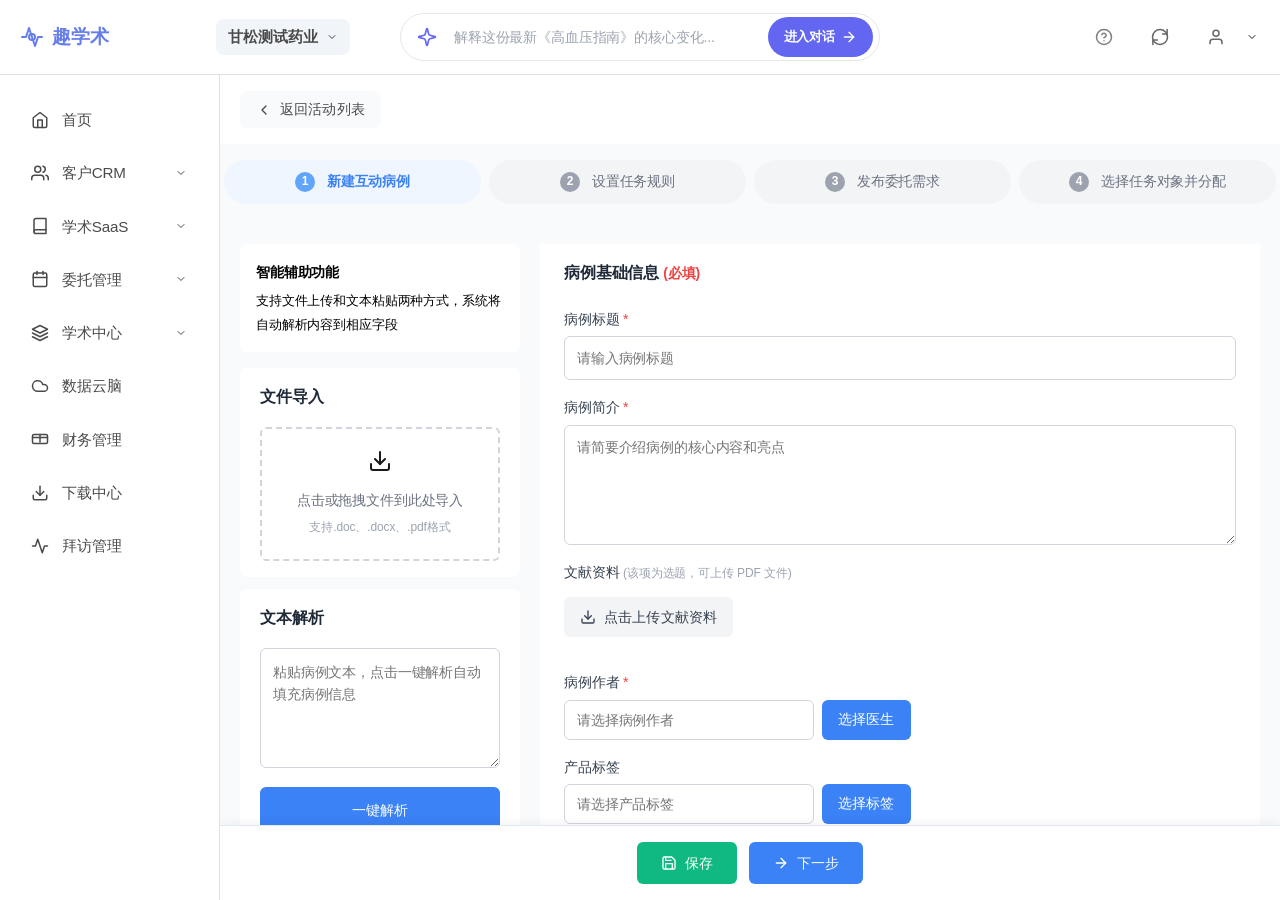
<file: html/create-case.html>
<!DOCTYPE html>
<html lang="zh-CN">

<head>
    <meta charset="UTF-8">
    <meta name="viewport" content="width=device-width, initial-scale=1.0">
    <title>创建病例 - 在线病例互动征集</title>
    <link rel="stylesheet" href="../css/styles.css">
    <link rel="stylesheet" href="../css/record.css">
    <link rel="stylesheet" href="../css/materials.css">
    <script src="../js/script.js?v=1"></script>
    <script src="../js/menu.js?v=1"></script>
    <style>
        /* 病例创建页面专用样式 */
        /* 确保导航栏和侧边栏固定，只有内容区域滚动，且隐藏滚动条 */
        body {
            height: 100vh !important;
            overflow: hidden !important;
        }

        /* 恢复main-container固定高度和flex布局 */
        .main-container {
            display: flex !important;
            height: calc(100vh - 75px) !important;
            overflow: hidden !important;
        }

        /* 确保right-content作为flex容器，只有内容区域滚动 */
        .right-content {
            flex: 1 !important;
            overflow: hidden !important;
            display: flex !important;
            flex-direction: column !important;
            position: relative !important;
        }

        /* 确保content-area可以滚动，且隐藏滚动条 */
        .content-area {
            flex: 1 !important;
            overflow-y: auto !important;
            /* 隐藏滚动条 - Chrome, Safari 和 Opera */
            -webkit-scrollbar: none;
            /* 隐藏滚动条 - IE, Edge 和 Firefox */
            scrollbar-width: none;
        }

        /* 隐藏所有元素的滚动条 */
        * {
            /* 隐藏滚动条 - Chrome, Safari 和 Opera */
            -webkit-scrollbar: none;
            /* 隐藏滚动条 - IE, Edge 和 Firefox */
            scrollbar-width: none;
        }

        /* 确保辅助功能区可以滚动但隐藏滚动条 */
        .auxiliary-tools {
            overflow-y: auto !important;
        }

        /* 页面标题和返回按钮容器 */
        .page-title {
            background-color: white !important;
            padding: 16px 20px !important;
            margin: 0 !important;
            border-bottom: none !important;
            width: 100% !important;
            position: sticky !important;
            top: 0 !important;
            left: 0 !important;
            right: 0 !important;
            z-index: 9999 !important;
            display: flex !important;
            justify-content: flex-start !important;
            align-items: center !important;
            box-sizing: border-box !important;
        }

        /* 完全自定义的返回按钮样式，覆盖所有!important */
        .custom-back-btn {
            display: inline-flex !important;
            align-items: center !important;
            gap: 8px !important;
            padding: 8px 16px !important;
            border: none !important;
            border-radius: 8px !important;
            background-color: #f8fafc !important;
            color: #4a4a4a !important;
            font-size: 14px !important;
            font-weight: 500 !important;
            cursor: pointer !important;
            text-decoration: none !important;
            transition: all 0.3s ease !important;
            height: auto !important;
            width: auto !important;
            margin: 0 !important;
            line-height: 1.5 !important;
            white-space: nowrap !important;
            box-sizing: border-box !important;
        }

        /* 步骤条样式 - 按照图片设计，大气占满主内容区 */
        .step-progress {
            display: flex;
            justify-content: center;
            align-items: center;
            margin: 0;
            padding: 16px 0;
            background-color: #f9fafb;
            position: sticky;
            top: 63px;
            /* 放在返回按钮下方 */
            z-index: 9998;
            overflow: hidden;
            width: 100%;
        }

        .step {
            display: flex;
            align-items: center;
            position: relative;
            gap: 12px;
            padding: 12px 24px;
            background-color: transparent;
            margin: 0 4px;
            border-radius: 24px;
            transition: all 0.3s ease;
            flex: 1;
            justify-content: center;
            max-width: 25%;
        }

        /* 步骤编号 */
        .step-number {
            display: flex;
            align-items: center;
            justify-content: center;
            width: 20px;
            height: 20px;
            border-radius: 50%;
            background-color: #d1d5db;
            color: white;
            font-weight: 600;
            font-size: 12px;
            position: relative;
            z-index: 3;
            transition: all 0.3s ease;
        }

        /* 步骤文本 */
        .step-text {
            font-size: 14px;
            color: #6b7280;
            line-height: 1.4;
            white-space: nowrap;
            position: relative;
            z-index: 3;
        }

        /* 当前步骤样式 */
        .step.current {
            background-color: #eff6ff;
        }

        .step.current .step-number {
            background-color: #60a5fa;
            color: white;
        }

        .step.current .step-text {
            color: #3b82f6;
            font-weight: 600;
        }

        /* 其他步骤样式 */
        .step:not(.current) {
            background-color: #f3f4f6;
        }

        .step:not(.current) .step-number {
            background-color: #9ca3af;
        }

        .step:not(.current) .step-text {
            color: #6b7280;
        }

        /* 移除步骤线 */
        .step:not(:last-child)::after {
            display: none;
        }

        /* 已完成步骤样式 */
        .step.completed {
            background-color: #d1fae5;
        }

        .step.completed .step-number {
            background-color: #059669;
        }

        .step.completed .step-text {
            color: #065f46;
            font-weight: 500;
        }

        .custom-back-btn:hover {
            background-color: #edf2f7 !important;
            color: #2d3748 !important;
        }

        .custom-back-btn svg {
            width: 16px !important;
            height: 16px !important;
            stroke: currentColor !important;
            stroke-width: 2 !important;
            stroke-linecap: round !important;
            stroke-linejoin: round !important;
        }

        /* 内容区头部 - 创建病例导航栏 */
        .case-header {
            background-color: white;
            padding: 16px 24px;
            border-bottom: 1px solid #e2e8f0;
            display: flex;
            align-items: center;
            justify-content: flex-end;
            border-radius: 8px 8px 0 0;
            position: relative;
        }

        /* 功能按钮容器 */
        .case-header-actions {
            display: flex;
            gap: 12px;
            align-items: center;
        }

        /* 功能按钮样式 */
        .case-header-actions button {
            padding: 10px 24px;
            border: none;
            border-radius: 6px;
            font-size: 14px;
            font-weight: 500;
            cursor: pointer;
            transition: all 0.3s ease;
            display: inline-flex;
            align-items: center;
            gap: 8px;
        }

        .case-header-actions button:hover {
            transform: translateY(-1px);
            box-shadow: 0 4px 12px rgba(0, 0, 0, 0.15);
        }

        /* 保存草稿按钮 */
        #save-draft-btn {
            background-color: #10b981;
            color: white;
        }

        #save-draft-btn:hover {
            background-color: #059669;
        }

        /* 预览病例按钮 */
        #preview-btn {
            background-color: #3b82f6;
            color: white;
        }

        #preview-btn:hover {
            background-color: #2563eb;
        }

        /* 提交病例按钮 */
        #submit-btn {
            background-color: #8b5cf6;
            color: white;
        }

        #submit-btn:hover {
            background-color: #7c3aed;
        }

        /* 核心编辑区 */
        .core-editor {
            background-color: white;
            border-radius: 8px;

            overflow: hidden;
            margin-bottom: 20px;
        }

        /* 辅助功能区 */
        .auxiliary-tools {
            width: 280px;
            background-color: transparent;
            border: none;
            box-shadow: none;
            position: sticky;
            top: 0px;
            height: fit-content;
            min-height: 230px;
            max-height: calc(100vh - 200px);
            overflow-y: auto;
            align-self: flex-start;
            padding: 0;
            margin: 0;
        }

        /* 内容区主布局 */
        .content-wrapper {
            display: flex;
            flex-direction: column;
            gap: 20px;
            padding: 0;
            max-width: 2200px;
            margin: 0 auto;
            width: 100%;
        }

        /* 调整content-area内边距 */
        .content-area {
            padding: var(--spacing-lg) 20px;
            max-width: 2200px;
            margin: 0 auto;
            width: 100%;
        }

        /* 确保right-content居中 */
        .right-content {
            flex: 1;
            overflow-y: visible !important;
            background-color: var(--background-secondary);
        }

        /* 确保content-left充分利用空间 */
        .content-left {
            flex: 1;
            min-width: 0;
        }

        /* 基本信息与辅助功能区布局 */
        .basic-info-with-tools {
            display: flex;
            gap: 20px;
            align-items: flex-start;
            margin: 0;
            padding: 0;
            width: 100%;
            flex-direction: row-reverse;
        }

        /* 确保辅助功能区与基本信息模块完全对齐 */
        .auxiliary-tools {
            margin: 0;
        }

        /* 调整辅助功能区内部间距，与基本信息模块对齐 */
        .aux-section-title {
            padding: 16px 20px;
            font-size: 16px;
            font-weight: 600;
            color: #1f2937;
            margin: 0;
        }

        /* 内容区左侧 */
        .content-left {
            flex: 1;
        }

        /* 折叠面板样式 */
        .collapsible-panel {
            margin-bottom: 20px;
            background-color: white;
            border-radius: 8px;
            box-shadow: none;
            overflow: visible;
        }

        /* 交互工具样式 - 默认隐藏，仅显示面板标题中的交互工具 */
        .interaction-tools {
            opacity: 0;
            visibility: hidden;
            transition: all 0.2s ease;
        }

        /* 显示面板标题中的交互工具 */
        .panel-header .interaction-tools {
            opacity: 1;
            visibility: visible;
        }

        /* 隐藏富文本编辑器下方的交互工具 */
        .form-field .interaction-tools {
            display: none;
        }

        .panel-header {
            background-color: white;
            padding: 16px 24px;
            cursor: pointer;
            display: flex;
            align-items: center;
            justify-content: space-between;
            font-weight: 600;
            font-size: 16px;
            color: #1f2937;
            transition: background-color 0.2s ease;
            position: relative;
        }

        .panel-content {
            padding: 6px 24px;
            background-color: white;
            transition: all 0.3s ease;
        }



        /* 模块拖拽样式 */
        .panel-header.dragging {
            opacity: 0.5;
        }

        /* 表单行样式 */
        .form-row {
            display: flex;
            gap: 16px;
            margin-bottom: 16px;
            flex-wrap: wrap;
        }

        /* 表单字段样式 */
        .form-field {
            flex: 1;
            min-width: 240px;
            display: flex;
            flex-direction: column;
            gap: 6px;
        }

        /* 字段标签样式 */
        .form-field label {
            font-size: 14px;
            font-weight: 500;
            color: #374151;
        }

        /* 必填字段标记 */
        .form-field.required label::after {
            content: ' *';
            color: #ef4444;
        }

        /* 输入框样式 */
        .form-field input[type="text"],
        .form-field input[type="number"],
        .form-field input[type="date"],
        .form-field select,
        .form-field textarea {
            width: 100%;
            padding: 10px 12px;
            border: 1px solid #d1d5db;
            border-radius: 6px;
            font-size: 14px;
            transition: all 0.2s ease;
            font-family: inherit;
        }

        .form-field input[type="text"]:hover,
        .form-field input[type="number"]:hover,
        .form-field input[type="date"]:hover,
        .form-field select:hover,
        .form-field textarea:hover {
            border-color: #93c5fd;
            box-shadow: 0 0 0 3px rgba(59, 130, 246, 0.1);
        }

        .form-field input[type="text"]:focus,
        .form-field input[type="number"]:focus,
        .form-field input[type="date"]:focus,
        .form-field select:focus,
        .form-field textarea:focus {
            outline: none;
            border-color: #3b82f6;
            box-shadow: 0 0 0 3px rgba(59, 130, 246, 0.2);
        }

        /* 文本域样式 */
        .form-field textarea {
            resize: vertical;
            min-height: 80px;
        }

        /* 辅助功能区标题 */
        .aux-section-title {
            padding: 16px 20px;
            font-size: 16px;
            font-weight: 600;
            color: #1f2937;
        }

        /* 辅助功能区内容 */
        .aux-section-content {
            padding: 1px 20px 16px 20px;
        }

        /* 辅助功能区按钮 */
        .aux-btn {
            width: 100%;
            padding: 12px;
            margin-bottom: 12px;
            background-color: #f3f4f6;
            color: #374151;
            border: 1px solid #d1d5db;
            border-radius: 6px;
            font-size: 14px;
            font-weight: 500;
            cursor: pointer;
            transition: all 0.2s ease;
            display: flex;
            align-items: center;
            gap: 8px;
        }

        /* 富文本编辑器容器样式 */
        .rich-text-editor {
            display: block !important;
            width: 100%;
            flex-direction: row !important;
            gap: 0 !important;
        }

        /* 调整富文本编辑器内文本域高度 */
        .rich-text-editor textarea {
            min-height: 120px !important;
        }

        .aux-btn:hover {
            background-color: #e5e7eb;
            border-color: #9ca3af;
        }

        /* 常用病例模板列表 */
        .template-list {
            display: flex;
            flex-direction: column;
            gap: 8px;
            margin-top: 16px;
        }

        .template-item {
            padding: 12px;
            background-color: #f3f4f6;
            border: 1px solid #d1d5db;
            border-radius: 6px;
            cursor: pointer;
            transition: all 0.2s ease;
        }

        .template-item:hover {
            background-color: #e5e7eb;
            border-color: #9ca3af;
        }

        /* 常见主诉示例 */
        .common-complaints {
            margin-top: 12px;
            padding: 12px;
            background-color: #e0f2fe;
            border-radius: 6px;
        }

        .common-complaints h4 {
            font-size: 14px;
            font-weight: 600;
            color: #0369a1;
            margin-bottom: 8px;
        }

        .complaint-examples {
            display: flex;
            flex-direction: column;
            gap: 6px;
        }

        .complaint-example {
            padding: 8px 12px;
            background-color: white;
            border: 1px solid #93c5fd;
            border-radius: 4px;
            font-size: 13px;
            cursor: pointer;
            transition: all 0.2s ease;
        }

        .complaint-example:hover {
            background-color: #eff6ff;
            border-color: #3b82f6;
        }

        /* 文件上传区域 */
        .file-upload-area {
            margin-top: 0;
            padding: 20px;
            border: 2px dashed #d1d5db;
            border-radius: 6px;
            text-align: center;
            cursor: pointer;
            transition: all 0.2s ease;
        }

        .file-upload-area:hover {
            border-color: #3b82f6;
            background-color: #f0f9ff;
        }

        .file-upload-area input[type="file"] {
            display: none;
        }

        /* 上传进度条 */
        .upload-progress {
            margin-top: 12px;
            height: 4px;
            background-color: #e5e7eb;
            border-radius: 2px;
            overflow: hidden;
        }

        .upload-progress-bar {
            height: 100%;
            background-color: #3b82f6;
            width: 0;
            transition: width 0.3s ease;
        }

        /* 已上传文件列表 */
        .uploaded-files {
            margin-top: 12px;
            display: flex;
            flex-direction: column;
            gap: 8px;
        }

        .uploaded-file-item {
            display: flex;
            align-items: center;
            justify-content: space-between;
            padding: 8px 12px;
            background-color: #f9fafb;
            border: 1px solid #e5e7eb;
            border-radius: 4px;
            font-size: 13px;
        }

        /* 解析核对标签 */
        .verify-tag {
            display: inline-block;
            padding: 4px 8px;
            background-color: #fbbf24;
            color: #92400e;
            font-size: 12px;
            font-weight: 500;
            border-radius: 4px;
            margin-left: 8px;
            cursor: pointer;
        }

        /* 粘贴解析区域 */
        .paste-area {
            margin-top: 0;
        }

        .paste-area textarea {
            width: 100%;
            padding: 12px;
            border: 1px solid #d1d5db;
            border-radius: 6px;
            font-size: 14px;
            resize: vertical;
            min-height: 120px;
            margin-bottom: 12px;
        }

        /* 一键解析按钮 */
        .parse-btn {
            width: 100%;
            padding: 12px;
            background-color: #3b82f6;
            color: white;
            border: none;
            border-radius: 6px;
            font-size: 14px;
            font-weight: 500;
            cursor: pointer;
            transition: all 0.2s ease;
        }

        .parse-btn:hover {
            background-color: #2563eb;
        }

        /* 通知样式 */
        .notification {
            position: fixed;
            top: 80px;
            right: 20px;
            padding: 16px 24px;
            border-radius: 8px;
            color: white;
            font-size: 14px;
            font-weight: 500;
            z-index: 1000;
            transform: translateX(100%);
            transition: transform 0.3s ease;
            box-shadow: 0 4px 12px rgba(0, 0, 0, 0.15);
        }

        .notification.success {
            background-color: #10b981;
        }

        .notification.error {
            background-color: #ef4444;
        }

        .notification.warning {
            background-color: #f59e0b;
        }

        .notification.show {
            transform: translateX(0);
        }

        /* 联想提示框 */
        .suggestions {
            position: absolute;
            background-color: white;
            border: 1px solid #d1d5db;
            border-radius: 4px;
            box-shadow: 0 2px 8px rgba(0, 0, 0, 0.15);
            z-index: 100;
            width: 100%;
            max-height: 200px;
            overflow-y: auto;
        }

        .suggestion-item {
            padding: 8px 12px;
            cursor: pointer;
            transition: background-color 0.2s ease;
        }

        .suggestion-item:hover {
            background-color: #f3f4f6;
        }

        /* 药物名称联想提示 */
        .drug-suggestions {
            position: absolute;
            background-color: white;
            border: 1px solid #d1d5db;
            border-radius: 4px;
            box-shadow: 0 2px 8px rgba(0, 0, 0, 0.15);
            z-index: 100;
            width: 100%;
            max-height: 200px;
            overflow-y: auto;
        }

        /* AI辅助诊断提示 */
        .ai-suggestions {
            margin-top: 12px;
            padding: 12px;
            background-color: #f0fdf4;
            border: 1px solid #bbf7d0;
            border-radius: 6px;
        }

        .ai-suggestions h4 {
            font-size: 14px;
            font-weight: 600;
            color: #15803d;
            margin-bottom: 8px;
        }

        .ai-suggestion-item {
            padding: 8px;
            background-color: white;
            border: 1px solid #d1d5db;
            border-radius: 4px;
            margin-bottom: 8px;
            cursor: pointer;
            transition: all 0.2s ease;
        }

        .ai-suggestion-item:hover {
            background-color: #f3f4f6;
            border-color: #9ca3af;
        }

        /* 响应式设计 */
        @media (max-width: 1024px) {
            .content-wrapper {
                flex-direction: column;
            }

            .auxiliary-tools {
                width: 100%;
                position: static;
                max-height: none;
            }
        }

        @media (max-width: 768px) {
            .case-header {
                padding: 12px 16px;
            }

            .case-header-actions {
                flex-wrap: wrap;
            }

            .case-header-actions button {
                padding: 8px 16px;
                font-size: 13px;
            }

            .content-wrapper {
                padding: 12px;
            }

            .form-row {
                flex-direction: column;
                gap: 12px;
            }

            .form-field {
                min-width: auto;
            }
        }

        /* 题目类型按钮样式 */
        .question-type-btn {
            display: inline-flex;
            align-items: center;
            gap: 8px;
            padding: 10px 16px;
            border: 1px solid #d1d5db;
            border-radius: 6px;
            background-color: white;
            color: #374151;
            font-size: 14px;
            font-weight: 500;
            cursor: pointer;
            transition: all 0.2s ease;
            box-shadow: 0 1px 2px rgba(0, 0, 0, 0.05);
        }

        .question-type-btn:hover {
            background-color: #f3f4f6;
            border-color: #9ca3af;
            transform: translateY(-1px);
            box-shadow: 0 2px 4px rgba(0, 0, 0, 0.1);
        }

        /* 题目项样式 */
        .question-item {
            background-color: #f9fafb;
            border: 1px solid #e5e7eb;
            border-radius: 6px;
            padding: 16px;
            margin-bottom: 12px;
            position: relative;
        }

        .question-item-header {
            display: flex;
            justify-content: space-between;
            align-items: center;
            margin-bottom: 12px;
        }

        .question-item-title {
            font-weight: 600;
            color: #1f2937;
            font-size: 14px;
        }

        .question-item-actions {
            display: flex;
            gap: 8px;
        }

        .action-btn {
            padding: 4px 8px;
            border: 1px solid #d1d5db;
            border-radius: 4px;
            background-color: white;
            color: #6b7280;
            font-size: 12px;
            cursor: pointer;
            transition: all 0.2s ease;
        }

        .action-btn:hover {
            background-color: #f3f4f6;
            border-color: #9ca3af;
        }

        .delete-btn {
            color: #ef4444;
            border-color: #fecaca;
        }

        .delete-btn:hover {
            background-color: #fee2e2;
            border-color: #f87171;
        }
    </style>
</head>

<body>
    <!-- 顶部导航栏占位符 -->
    <div id="header-placeholder"></div>

    <!-- 主体布局 -->
    <div class="main-container">
        <!-- 左侧侧边栏占位符 -->
        <div id="sidebar-placeholder"></div>

        <!-- 右侧主要内容区域 -->
        <div class="right-content">
            <!-- 页面标题和返回按钮容器 -->
            <div class="page-title">
                <button type="button" class="custom-back-btn" onclick="window.history.back()">
                    <svg width="16" height="16" viewBox="0 0 24 24" fill="none" stroke="currentColor" stroke-width="2"
                        stroke-linecap="round" stroke-linejoin="round">
                        <polyline points="15 18 9 12 15 6"></polyline>
                    </svg>
                    返回活动列表
                </button>
            </div>

            <!-- 步骤条 - 放在返回按钮底部的白色背景上 -->
            <div class="step-progress">
                <div class="step current">
                    <div class="step-number">1</div>
                    <div class="step-text">新建互动病例</div>
                </div>
                <div class="step">
                    <div class="step-number">2</div>
                    <div class="step-text">设置任务规则</div>
                </div>
                <div class="step">
                    <div class="step-number">3</div>
                    <div class="step-text">发布委托需求</div>
                </div>
                <div class="step">
                    <div class="step-number">4</div>
                    <div class="step-text">选择任务对象并分配</div>
                </div>
            </div>

            <!-- 主要内容区域 -->
            <main class="content-area">
                <!-- 内容区主布局 -->
                <div class="content-wrapper">

                    <!-- 基本信息与辅助功能区布局 -->
                    <div class="basic-info-with-tools">
                        <!-- 内容区左侧：核心编辑区 -->
                        <div class="content-left">
                            <!-- 病例基础信息模块 -->
                            <div class="collapsible-panel" id="case-basic-info-panel">
                                <div class="panel-header">
                                    <span>病例基础信息 <span style="color: #ef4444; font-size: 14px;">(必填)</span></span>
                                </div>
                                <div class="panel-content">
                                    <div class="form-row">
                                        <!-- 病例标题 -->
                                        <div class="form-field required">
                                            <label for="case-title">病例标题</label>
                                            <input type="text" id="case-title" placeholder="请输入病例标题" maxlength="200"
                                                onblur="autoSave()">
                                        </div>
                                    </div>

                                    <div class="form-row">
                                        <!-- 病例简介 -->
                                        <div class="form-field required">
                                            <label for="case-summary">病例简介</label>
                                            <textarea id="case-summary" placeholder="请简要介绍病例的核心内容和亮点" maxlength="500"
                                                onblur="autoSave()" style="min-height: 120px;"></textarea>
                                        </div>
                                    </div>

                                    <div class="form-row">
                                        <!-- 文献资料上传 -->
                                        <div class="form-field">
                                            <label for="case-literature">文献资料 <span
                                                    style="font-size: 12px; color: #9ca3af; font-weight: normal;">(该项为选题，可上传
                                                    PDF 文件)</span></label>
                                            <div style="margin-top: 8px;">
                                                <input type="file" id="literature-file" multiple accept=".pdf"
                                                    style="display: none;" onchange="handleFileUpload(event)">
                                                <button type="button"
                                                    onclick="document.getElementById('literature-file').click()"
                                                    style="height: 40px; padding: 0 16px; background-color: #f3f4f6; color: #374151; border: none; border-radius: 6px; cursor: pointer; display: flex; align-items: center; gap: 8px;">
                                                    <svg width="16" height="16" viewBox="0 0 24 24" fill="none"
                                                        stroke="currentColor" stroke-width="2" stroke-linecap="round"
                                                        stroke-linejoin="round">
                                                        <path d="M21 15v4a2 2 0 0 1-2 2H5a2 2 0 0 1-2-2v-4"></path>
                                                        <polyline points="7 10 12 15 17 10"></polyline>
                                                        <line x1="12" y1="15" x2="12" y2="3"></line>
                                                    </svg>
                                                    点击上传文献资料
                                                </button>
                                            </div>
                                            <div class="uploaded-files" id="uploaded-literature"
                                                style="margin-top: 12px;"></div>
                                        </div>
                                    </div>

                                    <div class="form-row">
                                        <!-- 病例作者 -->
                                        <div class="form-field required">
                                            <label for="case-author">病例作者</label>
                                            <div style="display: flex; gap: 8px; align-items: center;">
                                                <div style="flex: 0 0 250px; position: relative;">
                                                    <input type="text" id="case-author" placeholder="请选择病例作者" readonly
                                                        onclick="openDoctorSelection()"
                                                        style="height: 40px; padding: 10px 12px; border: 1px solid #d1d5db; border-radius: 6px; width: 100%; box-sizing: border-box;">
                                                </div>
                                                <button type="button" onclick="openDoctorSelection()"
                                                    style="height: 40px; padding: 0 16px; background-color: #3b82f6; color: white; border: none; border-radius: 6px; cursor: pointer;">
                                                    选择医生
                                                </button>
                                            </div>
                                        </div>
                                    </div>

                                    <div class="form-row">
                                        <!-- 产品标签 -->
                                        <div class="form-field">
                                            <label for="case-product-tags">产品标签</label>
                                            <div style="display: flex; gap: 8px; align-items: center;">
                                                <div style="flex: 0 0 250px; position: relative;">
                                                    <input type="text" id="case-product-tags" placeholder="请选择产品标签"
                                                        readonly onclick="openProductTagSelection()"
                                                        style="height: 40px; padding: 10px 12px; border: 1px solid #d1d5db; border-radius: 6px; width: 100%; box-sizing: border-box;">
                                                </div>
                                                <button type="button" onclick="openProductTagSelection()"
                                                    style="height: 40px; padding: 0 16px; background-color: #3b82f6; color: white; border: none; border-radius: 6px; cursor: pointer;">
                                                    选择标签
                                                </button>
                                            </div>
                                        </div>
                                    </div>

                                    <div class="form-row">
                                        <!-- 答题时长限制 -->
                                        <div class="form-field">
                                            <label>答题时长限制</label>
                                            <div
                                                style="display: flex; align-items: center; gap: 16px; margin-top: 8px;">
                                                <label
                                                    style="display: flex; align-items: center; gap: 8px; cursor: pointer;">
                                                    <input type="radio" name="time-limit" value="unlimited" checked
                                                        onchange="toggleTimeLimitInput()">
                                                    <span>无限制</span>
                                                </label>
                                                <label
                                                    style="display: flex; align-items: center; gap: 8px; cursor: pointer;">
                                                    <input type="radio" name="time-limit" value="limited"
                                                        onchange="toggleTimeLimitInput()">
                                                    <span>有限制，答题时长不低于</span>
                                                </label>
                                                <div style="display: flex; align-items: center; gap: 8px; opacity: 0.5; pointer-events: none;"
                                                    id="time-limit-input-container">
                                                    <div
                                                        style="display: flex; align-items: center; gap: 8px; white-space: nowrap;">
                                                        <input type="number" id="time-limit-minutes" placeholder="请输入"
                                                            min="5" onblur="autoSave()" style="width: 120px;">
                                                        <span>分钟</span>
                                                    </div>
                                                </div>
                                            </div>
                                        </div>
                                    </div>
                                </div>
                            </div>

                            <!-- 患者基本信息模块 -->
                            <div class="collapsible-panel" id="patient-info-panel">
                                <div class="panel-header"
                                    style="display: flex; justify-content: space-between; align-items: center;">
                                    <span>患者基本信息 <span style="color: #ef4444; font-size: 14px;">(必填)</span></span>
                                    <div class="interaction-tools"
                                        style="display: flex; gap: 12px; align-items: center;">
                                        <button type="button" class="add-question-btn"
                                            onclick="addQuestion('patient-info')"
                                            style="padding: 8px 16px; background-color: #3b82f6; color: white; border: none; border-radius: 6px; font-size: 14px; cursor: pointer; display: flex; align-items: center; gap: 6px;">
                                            <svg width="16" height="16" viewBox="0 0 24 24" fill="none"
                                                stroke="currentColor" stroke-width="2" stroke-linecap="round"
                                                stroke-linejoin="round">
                                                <circle cx="12" cy="12" r="10"></circle>
                                                <line x1="12" y1="8" x2="12" y2="16"></line>
                                                <line x1="8" y1="12" x2="16" y2="12"></line>
                                            </svg>
                                            添加题目
                                        </button>
                                        <button type="button" class="add-paginator-btn"
                                            onclick="addPaginator('patient-info')"
                                            style="padding: 8px 16px; background-color: #10b981; color: white; border: none; border-radius: 6px; font-size: 14px; cursor: pointer; display: flex; align-items: center; gap: 6px;">
                                            <svg width="16" height="16" viewBox="0 0 24 24" fill="none"
                                                stroke="currentColor" stroke-width="2" stroke-linecap="round"
                                                stroke-linejoin="round">
                                                <rect x="3" y="4" width="18" height="18" rx="2" ry="2"></rect>
                                                <line x1="16" y1="2" x2="16" y2="6"></line>
                                                <line x1="8" y1="2" x2="8" y2="6"></line>
                                                <line x1="3" y1="10" x2="21" y1="10"></line>
                                            </svg>
                                            添加分页器
                                        </button>
                                    </div>
                                </div>
                                <div class="panel-content">
                                    <!-- 富文本输入框 -->
                                    <div class="rich-text-editor form-field required"
                                        style="border: 1px solid #d1d5db; border-radius: 6px; overflow: hidden;">
                                        <textarea id="patient-info-content"
                                            placeholder="请输入患者的基本信息，包括性别、年龄、就诊日期、科室等，例如：性别：男，年龄：65岁，就诊日期：2024-01-01，科室：内科"
                                            maxlength="1000" onblur="autoSave()"
                                            style="width: 100%; min-height: 120px; padding: 12px; border: none; resize: vertical; font-family: inherit; font-size: 14px;"></textarea>
                                    </div>

                                    <div class="interaction-tools"
                                        style="margin-top: 8px; display: flex; gap: 12px; align-items: center;">
                                        <button type="button" class="add-question-btn"
                                            onclick="addQuestion('patient-info')"
                                            style="padding: 8px 16px; background-color: #3b82f6; color: white; border: none; border-radius: 6px; font-size: 14px; cursor: pointer; display: flex; align-items: center; gap: 6px;">
                                            <svg width="16" height="16" viewBox="0 0 24 24" fill="none"
                                                stroke="currentColor" stroke-width="2" stroke-linecap="round"
                                                stroke-linejoin="round">
                                                <circle cx="12" cy="12" r="10"></circle>
                                                <line x1="12" y1="8" x2="12" y2="16"></line>
                                                <line x1="8" y1="12" x2="16" y2="12"></line>
                                            </svg>
                                            添加题目
                                        </button>
                                        <button type="button" class="add-paginator-btn"
                                            onclick="addPaginator('patient-info')"
                                            style="padding: 8px 16px; background-color: #10b981; color: white; border: none; border-radius: 6px; font-size: 14px; cursor: pointer; display: flex; align-items: center; gap: 6px;">
                                            <svg width="16" height="16" viewBox="0 0 24 24" fill="none"
                                                stroke="currentColor" stroke-width="2" stroke-linecap="round"
                                                stroke-linejoin="round">
                                                <rect x="3" y="4" width="18" height="18" rx="2" ry="2"></rect>
                                                <line x1="16" y1="2" x2="16" y2="6"></line>
                                                <line x1="8" y1="2" x2="8" y2="6"></line>
                                                <line x1="3" y="10" x2="21" y="10"></line>
                                            </svg>
                                            添加分页器
                                        </button>
                                    </div>
                                </div>
                            </div>

                            <!-- 主诉模块 -->
                            <div class="collapsible-panel" id="chief-complaint-panel">
                                <div class="panel-header"
                                    style="display: flex; justify-content: space-between; align-items: center;">
                                    <span>主诉内容 <span style="color: #ef4444; font-size: 14px;">(必填)</span></span>
                                    <!-- 添加题目和分页器功能 -->
                                    <div class="interaction-tools"
                                        style="display: flex; gap: 12px; align-items: center;">
                                        <button type="button" class="add-question-btn"
                                            onclick="addQuestion('chief-complaint')"
                                            style="padding: 8px 16px; background-color: #3b82f6; color: white; border: none; border-radius: 6px; font-size: 14px; cursor: pointer; display: flex; align-items: center; gap: 6px;">
                                            <svg width="16" height="16" viewBox="0 0 24 24" fill="none"
                                                stroke="currentColor" stroke-width="2" stroke-linecap="round"
                                                stroke-linejoin="round">
                                                <circle cx="12" cy="12" r="10"></circle>
                                                <line x1="12" y1="8" x2="12" y2="16"></line>
                                                <line x1="8" y1="12" x2="16" y2="12"></line>
                                            </svg>
                                            添加题目
                                        </button>
                                        <button type="button" class="add-paginator-btn"
                                            onclick="addPaginator('chief-complaint')"
                                            style="padding: 8px 16px; background-color: #10b981; color: white; border: none; border-radius: 6px; font-size: 14px; cursor: pointer; display: flex; align-items: center; gap: 6px;">
                                            <svg width="16" height="16" viewBox="0 0 24 24" fill="none"
                                                stroke="currentColor" stroke-width="2" stroke-linecap="round"
                                                stroke-linejoin="round">
                                                <rect x="3" y="4" width="18" height="18" rx="2" ry="2"></rect>
                                                <line x1="16" y1="2" x2="16" y2="6"></line>
                                                <line x1="8" y1="2" x2="8" y2="6"></line>
                                                <line x1="3" y1="10" x2="21" y1="10"></line>
                                            </svg>
                                            添加分页器
                                        </button>
                                    </div>
                                </div>
                                <div class="panel-content">
                                    <!-- 富文本输入框 -->
                                    <div class="rich-text-editor form-field required"
                                        style="border: 1px solid #d1d5db; border-radius: 6px; overflow: hidden;">
                                        <textarea id="chief-complaint"
                                            placeholder="请输入患者的主要症状和持续时间，例如：糖尿病史 5 年，足部溃疡 1 周" maxlength="500"
                                            onblur="autoSave()"
                                            style="width: 100%; min-height: 150px; padding: 12px; border: none; resize: vertical; font-family: inherit; font-size: 14px;"></textarea>
                                    </div>

                                    <!-- 添加题目和分页器功能 -->
                                    <div class="interaction-tools"
                                        style="margin-top: 12px; display: flex; gap: 12px; align-items: center;">
                                        <button type="button" class="add-question-btn"
                                            onclick="addQuestion('chief-complaint')"
                                            style="padding: 8px 16px; background-color: #3b82f6; color: white; border: none; border-radius: 6px; font-size: 14px; cursor: pointer; display: flex; align-items: center; gap: 6px;">
                                            <svg width="16" height="16" viewBox="0 0 24 24" fill="none"
                                                stroke="currentColor" stroke-width="2" stroke-linecap="round"
                                                stroke-linejoin="round">
                                                <circle cx="12" cy="12" r="10"></circle>
                                                <line x1="12" y1="8" x2="12" y2="16"></line>
                                                <line x1="8" y1="12" x2="16" y2="12"></line>
                                            </svg>
                                            添加题目
                                        </button>
                                        <button type="button" class="add-paginator-btn"
                                            onclick="addPaginator('chief-complaint')"
                                            style="padding: 8px 16px; background-color: #10b981; color: white; border: none; border-radius: 6px; font-size: 14px; cursor: pointer; display: flex; align-items: center; gap: 6px;">
                                            <svg width="16" height="16" viewBox="0 0 24 24" fill="none"
                                                stroke="currentColor" stroke-width="2" stroke-linecap="round"
                                                stroke-linejoin="round">
                                                <rect x="3" y="4" width="18" height="18" rx="2" ry="2"></rect>
                                                <line x1="16" y1="2" x2="16" y2="6"></line>
                                                <line x1="8" y1="2" x2="8" y2="6"></line>
                                                <line x1="3" y="10" x2="21" y="10"></line>
                                            </svg>
                                            添加分页器
                                        </button>
                                    </div>
                                </div>
                            </div>

                            <!-- 问诊模块 -->
                            <div class="collapsible-panel" id="interrogation-panel">
                                <div class="panel-header"
                                    style="display: flex; justify-content: space-between; align-items: center;">
                                    <span>问诊 <span style="color: #ef4444; font-size: 14px;">(必填)</span></span>
                                    <!-- 添加题目和分页器功能 -->
                                    <div class="interaction-tools"
                                        style="display: flex; gap: 12px; align-items: center;">
                                        <button type="button" class="add-question-btn"
                                            onclick="addQuestion('present-illness')"
                                            style="padding: 8px 16px; background-color: #3b82f6; color: white; border: none; border-radius: 6px; font-size: 14px; cursor: pointer; display: flex; align-items: center; gap: 6px;">
                                            <svg width="16" height="16" viewBox="0 0 24 24" fill="none"
                                                stroke="currentColor" stroke-width="2" stroke-linecap="round"
                                                stroke-linejoin="round">
                                                <circle cx="12" cy="12" r="10"></circle>
                                                <line x1="12" y1="8" x2="12" y2="16"></line>
                                                <line x1="8" y1="12" x2="16" y2="12"></line>
                                            </svg>
                                            添加题目
                                        </button>
                                        <button type="button" class="add-paginator-btn"
                                            onclick="addPaginator('present-illness')"
                                            style="padding: 8px 16px; background-color: #10b981; color: white; border: none; border-radius: 6px; font-size: 14px; cursor: pointer; display: flex; align-items: center; gap: 6px;">
                                            <svg width="16" height="16" viewBox="0 0 24 24" fill="none"
                                                stroke="currentColor" stroke-width="2" stroke-linecap="round"
                                                stroke-linejoin="round">
                                                <rect x="3" y="4" width="18" height="18" rx="2" ry="2"></rect>
                                                <line x1="16" y1="2" x2="16" y2="6"></line>
                                                <line x1="8" y1="2" x2="8" y2="6"></line>
                                                <line x1="3" y1="10" x2="21" y1="10"></line>
                                            </svg>
                                            添加分页器
                                        </button>
                                    </div>
                                </div>
                                <div class="panel-content">
                                    <!-- 现病史 -->
                                    <div class="sub-module">
                                        <label for="present-illness-content">现病史内容</label>
                                        <!-- 富文本输入框 -->
                                        <div class="rich-text-editor"
                                            style="border: 1px solid #d1d5db; border-radius: 6px; overflow: hidden;">
                                            <textarea id="present-illness-content"
                                                placeholder="请详细描述患者的发病诱因、主要症状和诊疗经过，例如：患者于1周前无明显诱因出现发热，体温最高达39℃，伴咳嗽、咳痰..."
                                                maxlength="2500" onblur="autoSave()"
                                                style="width: 100%; min-height: 200px; padding: 12px; border: none; resize: vertical; font-family: inherit; font-size: 14px;"></textarea>
                                        </div>

                                        <!-- 添加题目和分页器功能 -->
                                        <div class="interaction-tools"
                                            style="margin-top: 12px; display: flex; gap: 12px; align-items: center;">
                                            <button type="button" class="add-question-btn"
                                                onclick="addQuestion('present-illness')"
                                                style="padding: 8px 16px; background-color: #3b82f6; color: white; border: none; border-radius: 6px; font-size: 14px; cursor: pointer; display: flex; align-items: center; gap: 6px;">
                                                <svg width="16" height="16" viewBox="0 0 24 24" fill="none"
                                                    stroke="currentColor" stroke-width="2" stroke-linecap="round"
                                                    stroke-linejoin="round">
                                                    <circle cx="12" cy="12" r="10"></circle>
                                                    <line x1="12" y1="8" x2="12" y2="16"></line>
                                                    <line x1="8" y1="12" x2="16" y2="12"></line>
                                                </svg>
                                                添加题目
                                            </button>
                                            <button type="button" class="add-paginator-btn"
                                                onclick="addPaginator('present-illness')"
                                                style="padding: 8px 16px; background-color: #10b981; color: white; border: none; border-radius: 6px; font-size: 14px; cursor: pointer; display: flex; align-items: center; gap: 6px;">
                                                <svg width="16" height="16" viewBox="0 0 24 24" fill="none"
                                                    stroke="currentColor" stroke-width="2" stroke-linecap="round"
                                                    stroke-linejoin="round">
                                                    <rect x="3" y="4" width="18" height="18" rx="2" ry="2"></rect>
                                                    <line x1="16" y1="2" x2="16" y2="6"></line>
                                                    <line x1="8" y1="2" x2="8" y2="6"></line>
                                                    <line x1="3" y="10" x2="21" y="10"></line>
                                                </svg>
                                                添加分页器
                                            </button>
                                        </div>
                                    </div>



                                    <!-- 既往史 -->
                                    <div class="sub-module">
                                        <label for="past-diseases">既往史内容</label>
                                        <!-- 富文本输入框 -->
                                        <div class="rich-text-editor"
                                            style="border: 1px solid #d1d5db; border-radius: 6px; overflow: hidden;">
                                            <textarea id="past-diseases"
                                                placeholder="请详细描述患者的既往疾病、手术史和过敏史，例如：高血压病史10年，糖尿病病史5年，无手术史，青霉素过敏"
                                                maxlength="1000" onblur="autoSave()"
                                                style="width: 100%; min-height: 150px; padding: 12px; border: none; resize: vertical; font-family: inherit; font-size: 14px;"></textarea>
                                        </div>

                                        <!-- 添加题目和分页器功能 -->
                                        <div class="interaction-tools"
                                            style="margin-top: 12px; display: flex; gap: 12px; align-items: center;">
                                            <button type="button" class="add-question-btn"
                                                onclick="addQuestion('past-diseases')"
                                                style="padding: 8px 16px; background-color: #3b82f6; color: white; border: none; border-radius: 6px; font-size: 14px; cursor: pointer; display: flex; align-items: center; gap: 6px;">
                                                <svg width="16" height="16" viewBox="0 0 24 24" fill="none"
                                                    stroke="currentColor" stroke-width="2" stroke-linecap="round"
                                                    stroke-linejoin="round">
                                                    <circle cx="12" cy="12" r="10"></circle>
                                                    <line x1="12" y1="8" x2="12" y2="16"></line>
                                                    <line x1="8" y1="12" x2="16" y2="12"></line>
                                                </svg>
                                                添加题目
                                            </button>
                                            <button type="button" class="add-paginator-btn"
                                                onclick="addPaginator('past-diseases')"
                                                style="padding: 8px 16px; background-color: #10b981; color: white; border: none; border-radius: 6px; font-size: 14px; cursor: pointer; display: flex; align-items: center; gap: 6px;">
                                                <svg width="16" height="16" viewBox="0 0 24 24" fill="none"
                                                    stroke="currentColor" stroke-width="2" stroke-linecap="round"
                                                    stroke-linejoin="round">
                                                    <rect x="3" y="4" width="18" height="18" rx="2" ry="2"></rect>
                                                    <line x1="16" y1="2" x2="16" y2="6"></line>
                                                    <line x1="8" y1="2" x2="8" y2="6"></line>
                                                    <line x1="3" y="10" x2="21" y="10"></line>
                                                </svg>
                                                添加分页器
                                            </button>
                                        </div>


                                    </div>


                                    <!-- 个人史 -->
                                    <div class="sub-module">
                                        <label for="personal-history">个人史内容</label>
                                        <!-- 富文本输入框 -->
                                        <div class="rich-text-editor"
                                            style="border: 1px solid #d1d5db; border-radius: 6px; overflow: hidden;">
                                            <textarea id="personal-history"
                                                placeholder="请详细描述患者的生活习惯、职业、烟酒史、婚姻生育史等，例如：长期吸烟，每日20支，饮酒史20年，每日白酒2两"
                                                maxlength="1000" onblur="autoSave()"
                                                style="width: 100%; min-height: 150px; padding: 12px; border: none; resize: vertical; font-family: inherit; font-size: 14px;"></textarea>
                                        </div>

                                        <!-- 添加题目和分页器功能 -->
                                        <div class="interaction-tools"
                                            style="margin-top: 12px; display: flex; gap: 12px; align-items: center;">
                                            <button type="button" class="add-question-btn"
                                                onclick="addQuestion('personal-history')"
                                                style="padding: 8px 16px; background-color: #3b82f6; color: white; border: none; border-radius: 6px; font-size: 14px; cursor: pointer; display: flex; align-items: center; gap: 6px;">
                                                <svg width="16" height="16" viewBox="0 0 24 24" fill="none"
                                                    stroke="currentColor" stroke-width="2" stroke-linecap="round"
                                                    stroke-linejoin="round">
                                                    <circle cx="12" cy="12" r="10"></circle>
                                                    <line x1="12" y1="8" x2="12" y2="16"></line>
                                                    <line x1="8" y1="12" x2="16" y2="12"></line>
                                                </svg>
                                                添加题目
                                            </button>
                                            <button type="button" class="add-paginator-btn"
                                                onclick="addPaginator('personal-history')"
                                                style="padding: 8px 16px; background-color: #10b981; color: white; border: none; border-radius: 6px; font-size: 14px; cursor: pointer; display: flex; align-items: center; gap: 6px;">
                                                <svg width="16" height="16" viewBox="0 0 24 24" fill="none"
                                                    stroke="currentColor" stroke-width="2" stroke-linecap="round"
                                                    stroke-linejoin="round">
                                                    <rect x="3" y="4" width="18" height="18" rx="2" ry="2"></rect>
                                                    <line x1="16" y1="2" x2="16" y2="6"></line>
                                                    <line x1="8" y1="2" x2="8" y2="6"></line>
                                                    <line x1="3" y="10" x2="21" y="10"></line>
                                                </svg>
                                                添加分页器
                                            </button>
                                        </div>

                                    </div>

                                    <!-- 家族史 -->
                                    <div class="sub-module">
                                        <label for="family-history">家族史内容</label>
                                        <!-- 富文本输入框 -->
                                        <div class="rich-text-editor"
                                            style="border: 1px solid #d1d5db; border-radius: 6px; overflow: hidden;">
                                            <textarea id="family-history"
                                                placeholder="请详细描述患者家族成员的健康状况，尤其是遗传性疾病史，例如：父亲有高血压病史，母亲有糖尿病病史"
                                                maxlength="1000" onblur="autoSave()"
                                                style="width: 100%; min-height: 150px; padding: 12px; border: none; resize: vertical; font-family: inherit; font-size: 14px;"></textarea>
                                        </div>

                                        <!-- 添加题目和分页器功能 -->
                                        <div class="interaction-tools"
                                            style="margin-top: 12px; display: flex; gap: 12px; align-items: center;">
                                            <button type="button" class="add-question-btn"
                                                onclick="addQuestion('family-history')"
                                                style="padding: 8px 16px; background-color: #3b82f6; color: white; border: none; border-radius: 6px; font-size: 14px; cursor: pointer; display: flex; align-items: center; gap: 6px;">
                                                <svg width="16" height="16" viewBox="0 0 24 24" fill="none"
                                                    stroke="currentColor" stroke-width="2" stroke-linecap="round"
                                                    stroke-linejoin="round">
                                                    <circle cx="12" cy="12" r="10"></circle>
                                                    <line x1="12" y1="8" x2="12" y2="16"></line>
                                                    <line x1="8" y1="12" x2="16" y2="12"></line>
                                                </svg>
                                                添加题目
                                            </button>
                                            <button type="button" class="add-paginator-btn"
                                                onclick="addPaginator('family-history')"
                                                style="padding: 8px 16px; background-color: #10b981; color: white; border: none; border-radius: 6px; font-size: 14px; cursor: pointer; display: flex; align-items: center; gap: 6px;">
                                                <svg width="16" height="16" viewBox="0 0 24 24" fill="none"
                                                    stroke="currentColor" stroke-width="2" stroke-linecap="round"
                                                    stroke-linejoin="round">
                                                    <rect x="3" y="4" width="18" height="18" rx="2" ry="2"></rect>
                                                    <line x1="16" y1="2" x2="16" y2="6"></line>
                                                    <line x1="8" y1="2" x2="8" y2="6"></line>
                                                    <line x1="3" y="10" x2="21" y="10"></line>
                                                </svg>
                                                添加分页器
                                            </button>
                                        </div>


                                    </div>
                                </div>
                            </div>

                            <!-- 查体模块 -->
                            <div class="collapsible-panel" id="physical-exam-panel">
                                <div class="panel-header">
                                    <span>查体内容 <span style="color: #ef4444; font-size: 14px;">(必填)</span></span>
                                </div>
                                <div class="panel-content">
                                    <!-- 富文本输入框 -->
                                    <div class="rich-text-editor"
                                        style="border: 1px solid #d1d5db; border-radius: 6px; overflow: hidden;">
                                        <textarea id="physical-exam-content"
                                            placeholder="请详细描述患者的体格检查结果，包括生命体征、一般情况、系统检查等，例如：体温38.5℃，脉搏90次/分，呼吸20次/分，血压130/80mmHg，神志清楚，精神可"
                                            maxlength="2000" onblur="autoSave()"
                                            style="width: 100%; min-height: 200px; padding: 12px; border: none; resize: vertical; font-family: inherit; font-size: 14px;"></textarea>
                                    </div>

                                    <!-- 添加题目和分页器功能 -->
                                    <div class="interaction-tools"
                                        style="margin-top: 12px; display: flex; gap: 12px; align-items: center;">
                                        <button type="button" class="add-question-btn"
                                            onclick="addQuestion('physical-exam')"
                                            style="padding: 8px 16px; background-color: #3b82f6; color: white; border: none; border-radius: 6px; font-size: 14px; cursor: pointer; display: flex; align-items: center; gap: 6px;">
                                            <svg width="16" height="16" viewBox="0 0 24 24" fill="none"
                                                stroke="currentColor" stroke-width="2" stroke-linecap="round"
                                                stroke-linejoin="round">
                                                <circle cx="12" cy="12" r="10"></circle>
                                                <line x1="12" y1="8" x2="12" y2="16"></line>
                                                <line x1="8" y1="12" x2="16" y2="12"></line>
                                            </svg>
                                            添加题目
                                        </button>
                                        <button type="button" class="add-paginator-btn"
                                            onclick="addPaginator('physical-exam')"
                                            style="padding: 8px 16px; background-color: #10b981; color: white; border: none; border-radius: 6px; font-size: 14px; cursor: pointer; display: flex; align-items: center; gap: 6px;">
                                            <svg width="16" height="16" viewBox="0 0 24 24" fill="none"
                                                stroke="currentColor" stroke-width="2" stroke-linecap="round"
                                                stroke-linejoin="round">
                                                <rect x="3" y="4" width="18" height="18" rx="2" ry="2"></rect>
                                                <line x1="16" y1="2" x2="16" y2="6"></line>
                                                <line x1="8" y1="2" x2="8" y2="6"></line>
                                                <line x1="3" y1="10" x2="21" y1="10"></line>
                                            </svg>
                                            添加分页器
                                        </button>
                                    </div>

                                </div>
                            </div>

                            <!-- 辅助检查模块 -->
                            <div class="collapsible-panel" id="auxiliary-exam-panel">
                                <div class="panel-header">
                                    <span>辅助检查 <span style="color: #6b7280; font-size: 14px;">(可选)</span></span>
                                </div>
                                <div class="panel-content">
                                    <!-- 富文本输入框 -->
                                    <div class="rich-text-editor"
                                        style="border: 1px solid #d1d5db; border-radius: 6px; overflow: hidden;">
                                        <textarea id="auxiliary-exam-content"
                                            placeholder="请输入辅助检查结果，包括检查项目、检查时间和具体结果，例如：血常规：2024-01-01，白细胞计数 12.0×10^9/L，中性粒细胞百分比 85%；CT：2024-01-02，肺部可见斑片状阴影"
                                            maxlength="2000" onblur="autoSave()"
                                            style="width: 100%; min-height: 200px; padding: 12px; border: none; resize: vertical; font-family: inherit; font-size: 14px;"></textarea>
                                    </div>

                                    <!-- 添加题目和分页器功能 -->
                                    <div class="interaction-tools"
                                        style="margin-top: 12px; display: flex; gap: 12px; align-items: center;">
                                        <button type="button" class="add-question-btn"
                                            onclick="addQuestion('auxiliary-exam')"
                                            style="padding: 8px 16px; background-color: #3b82f6; color: white; border: none; border-radius: 6px; font-size: 14px; cursor: pointer; display: flex; align-items: center; gap: 6px;">
                                            <svg width="16" height="16" viewBox="0 0 24 24" fill="none"
                                                stroke="currentColor" stroke-width="2" stroke-linecap="round"
                                                stroke-linejoin="round">
                                                <circle cx="12" cy="12" r="10"></circle>
                                                <line x1="12" y1="8" x2="12" y2="16"></line>
                                                <line x1="8" y1="12" x2="16" y2="12"></line>
                                            </svg>
                                            添加题目
                                        </button>
                                        <button type="button" class="add-paginator-btn"
                                            onclick="addPaginator('auxiliary-exam')"
                                            style="padding: 8px 16px; background-color: #10b981; color: white; border: none; border-radius: 6px; font-size: 14px; cursor: pointer; display: flex; align-items: center; gap: 6px;">
                                            <svg width="16" height="16" viewBox="0 0 24 24" fill="none"
                                                stroke="currentColor" stroke-width="2" stroke-linecap="round"
                                                stroke-linejoin="round">
                                                <rect x="3" y="4" width="18" height="18" rx="2" ry="2"></rect>
                                                <line x1="16" y1="2" x2="16" y2="6"></line>
                                                <line x1="8" y1="2" x2="8" y2="6"></line>
                                                <line x1="3" y1="10" x2="21" y1="10"></line>
                                            </svg>
                                            添加分页器
                                        </button>
                                    </div>


                                </div>
                            </div>

                            <!-- 初步诊断模块 -->
                            <div class="collapsible-panel" id="preliminary-diagnosis-panel">
                                <div class="panel-header">
                                    <span>初步诊断 <span style="color: #ef4444; font-size: 14px;">(必填)</span></span>
                                </div>
                                <div class="panel-content">
                                    <!-- 富文本输入框 -->
                                    <div class="rich-text-editor"
                                        style="border: 1px solid #d1d5db; border-radius: 6px; overflow: hidden;">
                                        <textarea id="preliminary-diagnosis" placeholder="请输入初步诊断" maxlength="500"
                                            onblur="autoSave()"
                                            style="width: 100%; min-height: 150px; padding: 12px; border: none; resize: vertical; font-family: inherit; font-size: 14px;"></textarea>
                                    </div>

                                    <!-- 添加题目和分页器功能 -->
                                    <div class="interaction-tools"
                                        style="margin-top: 12px; display: flex; gap: 12px; align-items: center;">
                                        <button type="button" class="add-question-btn"
                                            onclick="addQuestion('preliminary-diagnosis')"
                                            style="padding: 8px 16px; background-color: #3b82f6; color: white; border: none; border-radius: 6px; font-size: 14px; cursor: pointer; display: flex; align-items: center; gap: 6px;">
                                            <svg width="16" height="16" viewBox="0 0 24 24" fill="none"
                                                stroke="currentColor" stroke-width="2" stroke-linecap="round"
                                                stroke-linejoin="round">
                                                <circle cx="12" cy="12" r="10"></circle>
                                                <line x1="12" y1="8" x2="12" y2="16"></line>
                                                <line x1="8" y1="12" x2="16" y2="12"></line>
                                            </svg>
                                            添加题目
                                        </button>
                                        <button type="button" class="add-paginator-btn"
                                            onclick="addPaginator('preliminary-diagnosis')"
                                            style="padding: 8px 16px; background-color: #10b981; color: white; border: none; border-radius: 6px; font-size: 14px; cursor: pointer; display: flex; align-items: center; gap: 6px;">
                                            <svg width="16" height="16" viewBox="0 0 24 24" fill="none"
                                                stroke="currentColor" stroke-width="2" stroke-linecap="round"
                                                stroke-linejoin="round">
                                                <rect x="3" y="4" width="18" height="18" rx="2" ry="2"></rect>
                                                <line x1="16" y1="2" x2="16" y2="6"></line>
                                                <line x1="8" y1="2" x2="8" y2="6"></line>
                                                <line x1="3" y1="10" x2="21" y1="10"></line>
                                            </svg>
                                            添加分页器
                                        </button>
                                    </div>


                                </div>
                            </div>

                            <!-- 诊断依据模块 -->
                            <div class="collapsible-panel" id="diagnosis-basis-panel">
                                <div class="panel-header">
                                    <span>诊断依据 <span style="color: #ef4444; font-size: 14px;">(必填)</span></span>
                                </div>
                                <div class="panel-content">
                                    <div class="form-row">
                                        <div class="form-field required">
                                            <!-- 富文本输入框 -->
                                            <div class="rich-text-editor"
                                                style="border: 1px solid #d1d5db; border-radius: 6px; overflow: hidden;">
                                                <textarea id="diagnosis-basis" placeholder="请输入诊断依据，结合症状、体征和检查结果"
                                                    maxlength="1000" onblur="autoSave()"
                                                    style="width: 100%; min-height: 150px; padding: 12px; border: none; resize: vertical; font-family: inherit; font-size: 14px;"></textarea>
                                            </div>
                                        </div>
                                    </div>
                                </div>
                            </div>

                            <!-- 鉴别诊断模块 -->
                            <div class="collapsible-panel" id="differential-diagnosis-panel">
                                <div class="panel-header">
                                    <span>鉴别诊断 <span style="color: #ef4444; font-size: 14px;">(必填)</span></span>
                                </div>
                                <div class="panel-content">
                                    <div class="form-row">
                                        <div class="form-field required">
                                            <!-- 富文本输入框 -->
                                            <div class="rich-text-editor"
                                                style="border: 1px solid #d1d5db; border-radius: 6px; overflow: hidden;">
                                                <textarea id="differential-diagnosis"
                                                    placeholder="请输入鉴别诊断，包括需要鉴别的疾病和鉴别要点" maxlength="1000"
                                                    onblur="autoSave()"
                                                    style="width: 100%; min-height: 150px; padding: 12px; border: none; resize: vertical; font-family: inherit; font-size: 14px;"></textarea>
                                            </div>
                                        </div>
                                    </div>
                                </div>
                            </div>

                            <!-- 治疗方案模块 -->
                            <div class="collapsible-panel" id="treatment-plan-panel">
                                <div class="panel-header">
                                    <span>治疗方案 <span style="color: #ef4444; font-size: 14px;">(必填)</span></span>
                                </div>
                                <div class="panel-content">
                                    <div class="form-row">
                                        <div class="form-field required">
                                            <!-- 富文本输入框 -->
                                            <div class="rich-text-editor"
                                                style="border: 1px solid #d1d5db; border-radius: 6px; overflow: hidden;">
                                                <textarea id="treatment-plan-content"
                                                    placeholder="请详细描述治疗方案，包括治疗方式、药物名称（含剂量/用法）和治疗周期，例如：药物治疗：阿莫西林 500mg，每日3次，口服，疗程7天"
                                                    maxlength="1500" onblur="autoSave()"
                                                    style="width: 100%; min-height: 200px; padding: 12px; border: none; resize: vertical; font-family: inherit; font-size: 14px;"></textarea>
                                            </div>

                                        </div>
                                    </div>
                                </div>
                            </div>

                            <!-- 健康指导模块 -->
                            <div class="collapsible-panel" id="health-guidance-panel">
                                <div class="panel-header">
                                    <span>健康指导 <span style="color: #6b7280; font-size: 14px;">(可选)</span></span>
                                </div>
                                <div class="panel-content">
                                    <div class="form-row">
                                        <div class="form-field">

                                            <!-- 富文本输入框 -->
                                            <div class="rich-text-editor"
                                                style="border: 1px solid #d1d5db; border-radius: 6px; overflow: hidden;">
                                                <textarea id="health-guidance"
                                                    placeholder="请输入健康指导内容，包括饮食、运动、生活习惯等方面的建议，例如：建议患者低盐低脂饮食，适量运动，戒烟限酒，定期复查"
                                                    maxlength="1000" onblur="autoSave()"
                                                    style="width: 100%; min-height: 150px; padding: 12px; border: none; resize: vertical; font-family: inherit; font-size: 14px;"></textarea>
                                            </div>
                                        </div>
                                    </div>
                                </div>
                            </div>
                        </div>

                        <!-- 辅助功能区 -->
                        <div class="auxiliary-tools">
                            <!-- 功能说明 -->
                            <!-- 智能辅助功能 -->
                            <div class="aux-section"
                                style="background-color: white; border: none; border-radius: 8px; margin-bottom: 16px;">
                                <div class="aux-section-content" style="padding: 16px;">
                                    <div style="display: flex; align-items: center; gap: 8px;">
                                        <div>
                                            <p style="margin: 0; font-size: 14px; font-weight: 600; color: #000000;">
                                                智能辅助功能</p>
                                            <p style="margin: 4px 0 0 0; font-size: 13px; color: #000000;">
                                                支持文件上传和文本粘贴两种方式，系统将自动解析内容到相应字段</p>
                                        </div>
                                    </div>
                                </div>
                            </div>

                            <!-- 文件导入 -->
                            <div class="aux-section"
                                style="background-color: white; border: none; border-radius: 8px; margin-top: 12px;">
                                <div class="aux-section-title">
                                    文件导入
                                </div>
                                <div class="aux-section-content">
                                    <div class="file-upload-area"
                                        onclick="document.getElementById('file-upload').click()">
                                        <input type="file" id="file-upload" accept=".doc,.docx,.pdf"
                                            style="display: none;" onchange="handleFileUploadParse(event)">
                                        <svg width="24" height="24" viewBox="0 0 24 24" fill="none"
                                            stroke="currentColor" stroke-width="2" stroke-linecap="round"
                                            stroke-linejoin="round">
                                            <path d="M21 15v4a2 2 0 0 1-2 2H5a2 2 0 0 1-2-2v-4"></path>
                                            <polyline points="7 10 12 15 17 10"></polyline>
                                            <line x1="12" y1="15" x2="12" y2="3"></line>
                                        </svg>
                                        <p style="margin: 8px 0 0 0; font-size: 14px; color: #6b7280;">点击或拖拽文件到此处导入</p>
                                        <p style="margin: 4px 0 0 0; font-size: 12px; color: #9ca3af;">
                                            支持.doc、.docx、.pdf格式</p>
                                    </div>
                                    <div class="upload-progress" style="display: none; margin-top: 12px;">
                                        <div class="upload-progress-bar" style="width: 0%;"></div>
                                    </div>
                                </div>
                            </div>

                            <!-- 一键解析 -->
                            <div class="aux-section"
                                style="background-color: white; border: none; border-radius: 8px; margin-top: 12px;">
                                <div class="aux-section-title">
                                    文本解析
                                </div>
                                <div class="aux-section-content">
                                    <div class="paste-area">
                                        <textarea id="paste-content" placeholder="粘贴病例文本，点击一键解析自动填充病例信息"></textarea>
                                        <button class="parse-btn" onclick="parseCaseText()">
                                            一键解析
                                        </button>
                                    </div>
                                </div>
                            </div>
                        </div>
                    </div>
                </div>
            </main>

            <!-- 悬浮功能按钮区域 -->
            <div class="floating-buttons"
                style="position: absolute; bottom: 0; left: 0; right: 0; background-color: white; border-top: 1px solid #e2e8f0; padding: 16px 20px; box-shadow: 0 -2px 10px rgba(0, 0, 0, 0.05); z-index: 9999; display: flex; justify-content: center; gap: 12px;">
                <button type="button" class="save-btn" onclick="saveDraft()"
                    style="padding: 10px 24px; background-color: #10b981; color: white; border: none; border-radius: 6px; font-size: 14px; font-weight: 500; cursor: pointer; display: flex; align-items: center; gap: 8px;">
                    <svg width="16" height="16" viewBox="0 0 24 24" fill="none" stroke="currentColor" stroke-width="2"
                        stroke-linecap="round" stroke-linejoin="round">
                        <path d="M19 21H5a2 2 0 0 1-2-2V5a2 2 0 0 1 2-2h11l5 5v11a2 2 0 0 1-2 2z"></path>
                        <polyline points="17 21 17 13 7 13 7 21"></polyline>
                        <polyline points="7 3 7 8 15 8"></polyline>
                    </svg>
                    保存
                </button>
                <button type="button" class="next-btn" onclick="goToNextStep()"
                    style="padding: 10px 24px; background-color: #3b82f6; color: white; border: none; border-radius: 6px; font-size: 14px; font-weight: 500; cursor: pointer; display: flex; align-items: center; gap: 8px;">
                    <svg width="16" height="16" viewBox="0 0 24 24" fill="none" stroke="currentColor" stroke-width="2"
                        stroke-linecap="round" stroke-linejoin="round">
                        <line x1="5" y1="12" x2="19" y2="12"></line>
                        <polyline points="12 5 19 12 12 19"></polyline>
                    </svg>
                    下一步
                </button>
            </div>
        </div>
    </div>

    <script>
        // 动态加载公共组件
        async function loadComponents() {
            try {
                // 加载顶部导航
                const headerResponse = await fetch('components/header.html');
                const headerHtml = await headerResponse.text();
                document.getElementById('header-placeholder').innerHTML = headerHtml;

                // 加载左侧侧边栏
                const sidebarResponse = await fetch('components/sidebar.html');
                const sidebarHtml = await sidebarResponse.text();
                document.getElementById('sidebar-placeholder').innerHTML = sidebarHtml;

                // 初始化菜单
                initializeMenu();
            } catch (error) {
                console.error('加载组件失败:', error);
            }
        }

        // 页面加载时执行
        window.addEventListener('DOMContentLoaded', loadComponents);

        // 题目计数
        let questionCounter = 0;

        // 题目类型映射
        const typeMap = {
            'single': '单选题',
            'multiple': '多选题',
            'fill': '填空题',
            'essay': '问答题',
            'sort': '排序题',
            'scale': '量表题'
        };

        // 添加题目函数，支持不同类型
        function addQuestion(section, type = 'single') {
            const questionsList = document.getElementById(`${section}-questions`);
            if (!questionsList) return;

            questionCounter++;
            const questionId = `question-${section}-${questionCounter}`;

            // 根据题目类型生成不同的HTML
            let questionTypeHtml = '';
            switch (type) {
                case 'single':
                    questionTypeHtml = `
                        <div style="margin-bottom: 12px;">
                            <label style="display: block; font-size: 14px; font-weight: 500; color: #374151; margin-bottom: 8px;">选项</label>
                            <div style="display: flex; gap: 12px; margin-bottom: 8px;">
                                <div style="flex: 1;">
                                    <input type="text" placeholder="选项A" style="width: 100%; padding: 8px; border: 1px solid #d1d5db; border-radius: 4px; font-size: 13px;">
                                </div>
                                <div style="flex: 1;">
                                    <input type="text" placeholder="选项B" style="width: 100%; padding: 8px; border: 1px solid #d1d5db; border-radius: 4px; font-size: 13px;">
                                </div>
                            </div>
                            <div style="display: flex; gap: 12px;">
                                <div style="flex: 1;">
                                    <input type="text" placeholder="选项C" style="width: 100%; padding: 8px; border: 1px solid #d1d5db; border-radius: 4px; font-size: 13px;">
                                </div>
                                <div style="flex: 1;">
                                    <input type="text" placeholder="选项D" style="width: 100%; padding: 8px; border: 1px solid #d1d5db; border-radius: 4px; font-size: 13px;">
                                </div>
                            </div>
                        </div>
                        <div style="margin-bottom: 12px;">
                            <label style="display: block; font-size: 14px; font-weight: 500; color: #374151; margin-bottom: 8px;">正确答案</label>
                            <select style="width: 100%; padding: 8px; border: 1px solid #d1d5db; border-radius: 4px; font-size: 13px;">
                                <option value="A">A</option>
                                <option value="B">B</option>
                                <option value="C">C</option>
                                <option value="D">D</option>
                            </select>
                        </div>
                    `;
                    break;
                case 'multiple':
                    questionTypeHtml = `
                        <div style="margin-bottom: 12px;">
                            <label style="display: block; font-size: 14px; font-weight: 500; color: #374151; margin-bottom: 8px;">选项</label>
                            <div style="display: flex; gap: 12px; margin-bottom: 8px;">
                                <div style="flex: 1;">
                                    <input type="text" placeholder="选项A" style="width: 100%; padding: 8px; border: 1px solid #d1d5db; border-radius: 4px; font-size: 13px;">
                                </div>
                                <div style="flex: 1;">
                                    <input type="text" placeholder="选项B" style="width: 100%; padding: 8px; border: 1px solid #d1d5db; border-radius: 4px; font-size: 13px;">
                                </div>
                            </div>
                            <div style="display: flex; gap: 12px;">
                                <div style="flex: 1;">
                                    <input type="text" placeholder="选项C" style="width: 100%; padding: 8px; border: 1px solid #d1d5db; border-radius: 4px; font-size: 13px;">
                                </div>
                                <div style="flex: 1;">
                                    <input type="text" placeholder="选项D" style="width: 100%; padding: 8px; border: 1px solid #d1d5db; border-radius: 4px; font-size: 13px;">
                                </div>
                            </div>
                        </div>
                        <div style="margin-bottom: 12px;">
                            <label style="display: block; font-size: 14px; font-weight: 500; color: #374151; margin-bottom: 8px;">正确答案</label>
                            <div style="display: flex; gap: 12px; flex-wrap: wrap;">
                                <label style="display: flex; align-items: center; gap: 6px; margin-right: 16px; font-size: 13px; color: #374151;">
                                    <input type="checkbox" value="A" style="margin: 0;">
                                    <span>A</span>
                                </label>
                                <label style="display: flex; align-items: center; gap: 6px; margin-right: 16px; font-size: 13px; color: #374151;">
                                    <input type="checkbox" value="B" style="margin: 0;">
                                    <span>B</span>
                                </label>
                                <label style="display: flex; align-items: center; gap: 6px; margin-right: 16px; font-size: 13px; color: #374151;">
                                    <input type="checkbox" value="C" style="margin: 0;">
                                    <span>C</span>
                                </label>
                                <label style="display: flex; align-items: center; gap: 6px; font-size: 13px; color: #374151;">
                                    <input type="checkbox" value="D" style="margin: 0;">
                                    <span>D</span>
                                </label>
                            </div>
                        </div>
                    `;
                    break;
                case 'fill':
                    questionTypeHtml = `
                        <div style="margin-bottom: 12px;">
                            <label style="display: block; font-size: 14px; font-weight: 500; color: #374151; margin-bottom: 8px;">正确答案</label>
                            <input type="text" placeholder="请输入正确答案" style="width: 100%; padding: 10px; border: 1px solid #d1d5db; border-radius: 6px; font-size: 14px;">
                        </div>
                    `;
                    break;
                case 'essay':
                    questionTypeHtml = `
                        <div style="margin-bottom: 12px;">
                            <label style="display: block; font-size: 14px; font-weight: 500; color: #374151; margin-bottom: 8px;">参考答案</label>
                            <textarea style="width: 100%; min-height: 120px; padding: 10px; border: 1px solid #d1d5db; border-radius: 6px; font-family: inherit; font-size: 14px; resize: vertical;"></textarea>
                        </div>
                    `;
                    break;
                case 'sort':
                    questionTypeHtml = `
                        <div style="margin-bottom: 12px;">
                            <label style="display: block; font-size: 14px; font-weight: 500; color: #374151; margin-bottom: 8px;">排序选项</label>
                            <div style="display: flex; flex-direction: column; gap: 8px;">
                                <div style="display: flex; align-items: center; gap: 8px;">
                                    <span style="width: 20px; text-align: center; color: #6b7280;">1</span>
                                    <input type="text" placeholder="选项1" style="flex: 1; padding: 8px; border: 1px solid #d1d5db; border-radius: 4px; font-size: 13px;">
                                </div>
                                <div style="display: flex; align-items: center; gap: 8px;">
                                    <span style="width: 20px; text-align: center; color: #6b7280;">2</span>
                                    <input type="text" placeholder="选项2" style="flex: 1; padding: 8px; border: 1px solid #d1d5db; border-radius: 4px; font-size: 13px;">
                                </div>
                                <div style="display: flex; align-items: center; gap: 8px;">
                                    <span style="width: 20px; text-align: center; color: #6b7280;">3</span>
                                    <input type="text" placeholder="选项3" style="flex: 1; padding: 8px; border: 1px solid #d1d5db; border-radius: 4px; font-size: 13px;">
                                </div>
                                <div style="display: flex; align-items: center; gap: 8px;">
                                    <span style="width: 20px; text-align: center; color: #6b7280;">4</span>
                                    <input type="text" placeholder="选项4" style="flex: 1; padding: 8px; border: 1px solid #d1d5db; border-radius: 4px; font-size: 13px;">
                                </div>
                            </div>
                        </div>
                    `;
                    break;
                case 'scale':
                    questionTypeHtml = `
                        <div style="margin-bottom: 12px;">
                            <label style="display: block; font-size: 14px; font-weight: 500; color: #374151; margin-bottom: 8px;">量表范围</label>
                            <div style="display: flex; gap: 12px; align-items: center;">
                                <input type="number" placeholder="最小值" style="width: 120px; padding: 8px; border: 1px solid #d1d5db; border-radius: 4px; font-size: 13px;">
                                <span style="color: #6b7280;">-</span>
                                <input type="number" placeholder="最大值" style="width: 120px; padding: 8px; border: 1px solid #d1d5db; border-radius: 4px; font-size: 13px;">
                            </div>
                        </div>
                        <div style="margin-bottom: 12px;">
                            <label style="display: block; font-size: 14px; font-weight: 500; color: #374151; margin-bottom: 8px;">评分说明</label>
                            <textarea style="width: 100%; min-height: 80px; padding: 10px; border: 1px solid #d1d5db; border-radius: 6px; font-family: inherit; font-size: 14px; resize: vertical;"></textarea>
                        </div>
                    `;
                    break;
            }

            const questionHtml = `
                <div class="question-item" id="${questionId}" style="background-color: #f9fafb; border: 1px solid #e5e7eb; border-radius: 8px; padding: 16px;">
                    <div style="display: flex; justify-content: space-between; align-items: flex-start; margin-bottom: 12px;">
                        <div style="font-weight: 600; color: #374151;">${typeMap[type]} ${questionCounter}</div>
                        <div style="display: flex; gap: 8px;">
                            <button type="button" onclick="moveQuestion('${questionId}', 'up')" style="padding: 4px 8px; background-color: #f3f4f6; border: 1px solid #d1d5db; border-radius: 4px; font-size: 12px; cursor: pointer; display: flex; align-items: center; gap: 4px;">
                                <svg width="12" height="12" viewBox="0 0 24 24" fill="none" stroke="currentColor" stroke-width="2" stroke-linecap="round" stroke-linejoin="round">
                                    <polyline points="18 15 12 9 6 15"></polyline>
                                </svg>
                                上移
                            </button>
                            <button type="button" onclick="moveQuestion('${questionId}', 'down')" style="padding: 4px 8px; background-color: #f3f4f6; border: 1px solid #d1d5db; border-radius: 4px; font-size: 12px; cursor: pointer; display: flex; align-items: center; gap: 4px;">
                                <svg width="12" height="12" viewBox="0 0 24 24" fill="none" stroke="currentColor" stroke-width="2" stroke-linecap="round" stroke-linejoin="round">
                                    <polyline points="6 9 12 15 18 9"></polyline>
                                </svg>
                                下移
                            </button>
                            <button type="button" onclick="deleteQuestion('${questionId}')" style="padding: 4px 8px; background-color: #fee2e2; border: 1px solid #fecaca; border-radius: 4px; font-size: 12px; cursor: pointer; color: #dc2626; display: flex; align-items: center; gap: 4px;">
                                <svg width="12" height="12" viewBox="0 0 24 24" fill="none" stroke="currentColor" stroke-width="2" stroke-linecap="round" stroke-linejoin="round">
                                    <polyline points="3 6 5 6 21 6"></polyline>
                                    <path d="M19 6v14a2 2 0 0 1-2 2H7a2 2 0 0 1-2-2V6m3 0V4a2 2 0 0 1 2-2h4a2 2 0 0 1 2 2v2"></path>
                                    <line x1="10" y1="11" x2="10" y2="17"></line>
                                    <line x1="14" y1="11" x2="14" y2="17"></line>
                                </svg>
                                删除
                            </button>
                        </div>
                    </div>
                    <div style="margin-bottom: 12px;">
                        <label style="display: block; font-size: 14px; font-weight: 500; color: #374151; margin-bottom: 8px;">题目内容</label>
                        <textarea style="width: 100%; min-height: 80px; padding: 10px; border: 1px solid #d1d5db; border-radius: 6px; font-family: inherit; font-size: 14px; resize: vertical;"></textarea>
                    </div>
                    ${questionTypeHtml}
                </div>
            `;

            questionsList.insertAdjacentHTML('beforeend', questionHtml);
        }

        // 为富文本编辑器添加题目类型选择的悬停功能
        document.addEventListener('DOMContentLoaded', function () {
            // 为所有添加题目按钮添加题目类型选择菜单
            const addQuestionBtns = document.querySelectorAll('.add-question-btn');

            addQuestionBtns.forEach(btn => {
                // 获取当前按钮所在的section
                const section = btn.onclick.toString().match(/addQuestion\('([^']+)'/)[1];

                // 创建题目类型选择器容器
                const selectorContainer = document.createElement('div');
                selectorContainer.className = 'question-type-selector';
                selectorContainer.style.position = 'relative';

                // 替换按钮的父元素
                const parent = btn.parentElement;
                parent.insertBefore(selectorContainer, btn);
                selectorContainer.appendChild(btn);

                // 创建题目类型菜单
                const questionMenu = document.createElement('div');
                questionMenu.className = 'question-types-menu';
                questionMenu.style.position = 'absolute';
                questionMenu.style.top = '100%';
                questionMenu.style.left = '0';
                questionMenu.style.backgroundColor = 'white';
                questionMenu.style.border = '1px solid #d1d5db';
                questionMenu.style.borderRadius = '6px';
                questionMenu.style.boxShadow = '0 4px 12px rgba(0, 0, 0, 0.1)';
                questionMenu.style.zIndex = '99999';
                questionMenu.style.width = '480px';
                questionMenu.style.display = 'none';
                questionMenu.style.flexDirection = 'row';
                questionMenu.style.flexWrap = 'wrap';
                questionMenu.style.gap = '8px';
                questionMenu.style.padding = '8px';
                questionMenu.style.boxSizing = 'border-box';

                // 添加题目类型按钮
                const questionTypes = [
                    { type: 'single', name: '单选题' },
                    { type: 'multiple', name: '多选题' },
                    { type: 'fill', name: '填空题' },
                    { type: 'essay', name: '问答题' },
                    { type: 'sort', name: '排序题' },
                    { type: 'scale', name: '量表题' }
                ];

                questionTypes.forEach(qt => {
                    const typeBtn = document.createElement('button');
                    typeBtn.type = 'button';
                    typeBtn.textContent = qt.name;
                    typeBtn.onclick = () => addQuestion(section, qt.type);
                    typeBtn.style.width = '32%';
                    typeBtn.style.padding = '8px 12px';
                    typeBtn.style.textAlign = 'center';
                    typeBtn.style.background = 'none';
                    typeBtn.style.border = '1px solid #d1d5db';
                    typeBtn.style.borderRadius = '4px';
                    typeBtn.style.fontSize = '14px';
                    typeBtn.style.color = '#374151';
                    typeBtn.style.cursor = 'pointer';
                    typeBtn.style.transition = 'all 0.2s ease';
                    typeBtn.style.boxSizing = 'border-box';

                    // 添加悬停效果
                    typeBtn.addEventListener('mouseenter', () => {
                        typeBtn.style.backgroundColor = '#f3f4f6';
                        typeBtn.style.borderColor = '#9ca3af';
                    });
                    typeBtn.addEventListener('mouseleave', () => {
                        typeBtn.style.backgroundColor = 'white';
                        typeBtn.style.borderColor = '#d1d5db';
                    });

                    questionMenu.appendChild(typeBtn);
                });

                selectorContainer.appendChild(questionMenu);

                // 添加悬停显示/隐藏功能
                selectorContainer.addEventListener('mouseenter', () => {
                    questionMenu.style.display = 'flex';
                });

                selectorContainer.addEventListener('mouseleave', () => {
                    questionMenu.style.display = 'none';
                });
            });
        });

        // 添加分页器函数
        function addPaginator(section) {
            // 构建分页器HTML，只保留中间的线段
            const paginatorHtml = `
                <div class="paginator-item" style="background-color: #f9fafb; border: 1px solid #e5e7eb; border-radius: 8px; padding: 16px; margin: 16px 0;">
                    <div style="display: flex; justify-content: space-between; align-items: center; margin-bottom: 12px;">
                        <div style="font-weight: 600; color: #374151;">分页器</div>
                        <div style="display: flex; gap: 8px;">
                            <button type="button" onclick="movePaginator(this, 'up')" style="padding: 4px 8px; background-color: #f3f4f6; border: 1px solid #d1d5db; border-radius: 4px; font-size: 12px; cursor: pointer; display: flex; align-items: center; gap: 4px;">
                                <svg width="12" height="12" viewBox="0 0 24 24" fill="none" stroke="currentColor" stroke-width="2" stroke-linecap="round" stroke-linejoin="round">
                                    <polyline points="18 15 12 9 6 15"></polyline>
                                </svg>
                                上移
                            </button>
                            <button type="button" onclick="movePaginator(this, 'down')" style="padding: 4px 8px; background-color: #f3f4f6; border: 1px solid #d1d5db; border-radius: 4px; font-size: 12px; cursor: pointer; display: flex; align-items: center; gap: 4px;">
                                <svg width="12" height="12" viewBox="0 0 24 24" fill="none" stroke="currentColor" stroke-width="2" stroke-linecap="round" stroke-linejoin="round">
                                    <polyline points="6 9 12 15 18 9"></polyline>
                                </svg>
                                下移
                            </button>
                            <button type="button" onclick="deletePaginator(this)" style="padding: 4px 8px; background-color: #fee2e2; border: 1px solid #fecaca; border-radius: 4px; font-size: 12px; cursor: pointer; color: #dc2626; display: flex; align-items: center; gap: 4px;">
                                <svg width="12" height="12" viewBox="0 0 24 24" fill="none" stroke="currentColor" stroke-width="2" stroke-linecap="round" stroke-linejoin="round">
                                    <polyline points="3 6 5 6 21 6"></polyline>
                                    <path d="M19 6v14a2 2 0 0 1-2 2H7a2 2 0 0 1-2-2V6m3 0V4a2 2 0 0 1 2-2h4a2 2 0 0 1 2 2v2"></path>
                                    <line x1="10" y1="11" x2="10" y2="17"></line>
                                    <line x1="14" y1="11" x2="14" y2="17"></line>
                                </svg>
                                删除
                            </button>
                        </div>
                    </div>
                    <div style="display: flex; justify-content: center; align-items: center; padding: 8px 0; flex-wrap: nowrap;">
                        <div style="height: 1px; background-color: #e5e7eb; width: 100%; margin: 0 16px;"></div>
                        <div style="color: #6b7280; font-size: 14px; white-space: nowrap;">第1 / 1页</div>
                        <div style="height: 1px; background-color: #e5e7eb; width: 100%; margin: 0 16px;"></div>
                    </div>
                </div>
            `;

            // 获取当前section对应的面板
            const panelId = section === 'patient-info' ? 'patient-info-panel' :
                section === 'chief-complaint' ? 'chief-complaint-panel' :
                    section === 'present-illness' ? 'interrogation-panel' :
                        section === 'past-diseases' ? 'interrogation-panel' :
                            section === 'personal-history' ? 'interrogation-panel' :
                                section === 'family-history' ? 'interrogation-panel' :
                                    section === 'physical-exam' ? 'physical-exam-panel' :
                                        section === 'auxiliary-exam' ? 'auxiliary-exam-panel' :
                                            section === 'preliminary-diagnosis' ? 'preliminary-diagnosis-panel' : null;

            if (panelId) {
                const panel = document.getElementById(panelId);
                if (panel) {
                    // 将分页器插入到当前面板之后
                    panel.insertAdjacentHTML('afterend', paginatorHtml);
                }
            }
        }

        // 移动题目函数
        function moveQuestion(questionId, direction) {
            const questionItem = document.getElementById(questionId);
            if (!questionItem) return;

            const questionsList = questionItem.parentElement;
            const siblings = Array.from(questionsList.children);
            const index = siblings.indexOf(questionItem);

            if (direction === 'up' && index > 0) {
                questionsList.insertBefore(questionItem, siblings[index - 1]);
            } else if (direction === 'down' && index < siblings.length - 1) {
                questionsList.insertBefore(questionItem, siblings[index + 2]);
            }
        }

        // 移动分页器函数
        function movePaginator(button, direction) {
            const paginatorItem = button.closest('.paginator-item');
            if (!paginatorItem) return;

            // 获取父容器中的所有面板和分页器
            const container = paginatorItem.parentElement;
            const siblings = Array.from(container.children);
            const index = siblings.indexOf(paginatorItem);

            if (direction === 'up' && index > 1) {
                // 向上移动，插入到前一个面板之前
                container.insertBefore(paginatorItem, siblings[index - 2]);
            } else if (direction === 'down' && index < siblings.length - 2) {
                // 向下移动，插入到后一个面板之后
                container.insertBefore(paginatorItem, siblings[index + 2]);
            }
        }

        // 删除题目函数
        function deleteQuestion(questionId) {
            const questionItem = document.getElementById(questionId);
            if (questionItem) {
                questionItem.remove();
            }
        }

        // 删除分页器函数
        function deletePaginator(button) {
            const paginatorItem = button.closest('.paginator-item');
            if (paginatorItem) {
                paginatorItem.remove();
            }
        }

        // 保存草稿函数
        function saveDraft() {
            // 保存草稿逻辑
            showNotification('草稿已保存', 'success');
        }

        // 预览病例函数
        function previewCase() {
            // 预览病例逻辑
            showNotification('正在生成预览...', 'warning');
        }

        // 提交病例函数
        function submitCase() {
            // 提交病例逻辑
            showNotification('病例已提交，等待审核', 'success');
        }

        // 显示通知
        function showNotification(message, type) {
            const notification = document.createElement('div');
            notification.className = `notification ${type}`;
            notification.textContent = message;
            document.body.appendChild(notification);

            // 显示通知
            setTimeout(() => {
                notification.classList.add('show');
            }, 100);

            // 3秒后隐藏通知
            setTimeout(() => {
                notification.classList.remove('show');
                setTimeout(() => {
                    document.body.removeChild(notification);
                }, 300);
            }, 3000);
        }

        // 自动保存功能
        function autoSave() {
            // 自动保存逻辑
        }

        // 加载病例模板
        function loadTemplate(templateType) {
            // 根据模板类型加载不同的模板内容
            showNotification(`正在加载${templateType}模板...`, 'warning');
        }

        // 添加题目
        function addQuestion(questionType) {
            // 添加不同类型题目的逻辑
            const questionsContainer = document.getElementById('questions-container');
            const questionItem = document.createElement('div');
            questionItem.className = 'question-item';

            let questionHtml = '';
            switch (questionType) {
                case 'single-choice':
                    questionHtml = `
                        <div class="question-item-header">
                            <div class="question-item-title">单选题</div>
                            <div class="question-item-actions">
                                <button class="action-btn" onclick="editQuestion(this)">编辑</button>
                                <button class="action-btn delete-btn" onclick="deleteQuestion(this)">删除</button>
                            </div>
                        </div>
                        <div class="question-content">
                            <textarea placeholder="请输入题目内容" style="width: 100%; min-height: 60px; margin-bottom: 12px; padding: 8px; border: 1px solid #d1d5db; border-radius: 4px;"></textarea>
                            <div class="options">
                                <div style="margin-bottom: 8px;">
                                    <input type="radio" name="option-${Date.now()}" id="option-${Date.now()}-a">
                                    <label for="option-${Date.now()}-a" style="margin-left: 8px;"><input type="text" placeholder="选项A" style="width: 80%; padding: 6px; border: 1px solid #d1d5db; border-radius: 4px;"></label>
                                </div>
                                <div style="margin-bottom: 8px;">
                                    <input type="radio" name="option-${Date.now()}" id="option-${Date.now()}-b">
                                    <label for="option-${Date.now()}-b" style="margin-left: 8px;"><input type="text" placeholder="选项B" style="width: 80%; padding: 6px; border: 1px solid #d1d5db; border-radius: 4px;"></label>
                                </div>
                                <div style="margin-bottom: 8px;">
                                    <input type="radio" name="option-${Date.now()}" id="option-${Date.now()}-c">
                                    <label for="option-${Date.now()}-c" style="margin-left: 8px;"><input type="text" placeholder="选项C" style="width: 80%; padding: 6px; border: 1px solid #d1d5db; border-radius: 4px;"></label>
                                </div>
                                <div style="margin-bottom: 8px;">
                                    <input type="radio" name="option-${Date.now()}" id="option-${Date.now()}-d">
                                    <label for="option-${Date.now()}-d" style="margin-left: 8px;"><input type="text" placeholder="选项D" style="width: 80%; padding: 6px; border: 1px solid #d1d5db; border-radius: 4px;"></label>
                                </div>
                            </div>
                        </div>
                    `;
                    break;
                case 'multiple-choice':
                    questionHtml = `
                        <div class="question-item-header">
                            <div class="question-item-title">多选题</div>
                            <div class="question-item-actions">
                                <button class="action-btn" onclick="editQuestion(this)">编辑</button>
                                <button class="action-btn delete-btn" onclick="deleteQuestion(this)">删除</button>
                            </div>
                        </div>
                        <div class="question-content">
                            <textarea placeholder="请输入题目内容" style="width: 100%; min-height: 60px; margin-bottom: 12px; padding: 8px; border: 1px solid #d1d5db; border-radius: 4px;"></textarea>
                            <div class="options">
                                <div style="margin-bottom: 8px;">
                                    <input type="checkbox" id="option-${Date.now()}-a">
                                    <label for="option-${Date.now()}-a" style="margin-left: 8px;"><input type="text" placeholder="选项A" style="width: 80%; padding: 6px; border: 1px solid #d1d5db; border-radius: 4px;"></label>
                                </div>
                                <div style="margin-bottom: 8px;">
                                    <input type="checkbox" id="option-${Date.now()}-b">
                                    <label for="option-${Date.now()}-b" style="margin-left: 8px;"><input type="text" placeholder="选项B" style="width: 80%; padding: 6px; border: 1px solid #d1d5db; border-radius: 4px;"></label>
                                </div>
                                <div style="margin-bottom: 8px;">
                                    <input type="checkbox" id="option-${Date.now()}-c">
                                    <label for="option-${Date.now()}-c" style="margin-left: 8px;"><input type="text" placeholder="选项C" style="width: 80%; padding: 6px; border: 1px solid #d1d5db; border-radius: 4px;"></label>
                                </div>
                                <div style="margin-bottom: 8px;">
                                    <input type="checkbox" id="option-${Date.now()}-d">
                                    <label for="option-${Date.now()}-d" style="margin-left: 8px;"><input type="text" placeholder="选项D" style="width: 80%; padding: 6px; border: 1px solid #d1d5db; border-radius: 4px;"></label>
                                </div>
                            </div>
                        </div>
                    `;
                    break;
                case 'true-false':
                    questionHtml = `
                        <div class="question-item-header">
                            <div class="question-item-title">判断题</div>
                            <div class="question-item-actions">
                                <button class="action-btn" onclick="editQuestion(this)">编辑</button>
                                <button class="action-btn delete-btn" onclick="deleteQuestion(this)">删除</button>
                            </div>
                        </div>
                        <div class="question-content">
                            <textarea placeholder="请输入题目内容" style="width: 100%; min-height: 60px; margin-bottom: 12px; padding: 8px; border: 1px solid #d1d5db; border-radius: 4px;"></textarea>
                            <div class="options">
                                <div style="margin-bottom: 8px;">
                                    <input type="radio" name="option-${Date.now()}" id="option-${Date.now()}-true">
                                    <label for="option-${Date.now()}-true" style="margin-left: 8px;">正确</label>
                                </div>
                                <div style="margin-bottom: 8px;">
                                    <input type="radio" name="option-${Date.now()}" id="option-${Date.now()}-false">
                                    <label for="option-${Date.now()}-false" style="margin-left: 8px;">错误</label>
                                </div>
                            </div>
                        </div>
                    `;
                    break;
                case 'short-answer':
                    questionHtml = `
                        <div class="question-item-header">
                            <div class="question-item-title">简答题</div>
                            <div class="question-item-actions">
                                <button class="action-btn" onclick="editQuestion(this)">编辑</button>
                                <button class="action-btn delete-btn" onclick="deleteQuestion(this)">删除</button>
                            </div>
                        </div>
                        <div class="question-content">
                            <textarea placeholder="请输入题目内容" style="width: 100%; min-height: 60px; margin-bottom: 12px; padding: 8px; border: 1px solid #d1d5db; border-radius: 4px;"></textarea>
                            <div style="margin-bottom: 8px;">
                                <label style="display: block; margin-bottom: 6px;">参考答案：</label>
                                <textarea placeholder="请输入参考答案" style="width: 100%; min-height: 80px; padding: 8px; border: 1px solid #d1d5db; border-radius: 4px;"></textarea>
                            </div>
                        </div>
                    `;
                    break;
            }

            questionItem.innerHTML = questionHtml;
            questionsContainer.appendChild(questionItem);
        }

        // 编辑题目
        function editQuestion(btn) {
            const questionItem = btn.closest('.question-item');
            // 编辑题目逻辑
            showNotification('编辑题目功能开发中', 'warning');
        }

        // 删除题目
        function deleteQuestion(btn) {
            const questionItem = btn.closest('.question-item');
            questionItem.remove();
            showNotification('题目已删除', 'success');
        }

        // 处理文件上传并解析
        function handleFileUploadParse(event) {
            const file = event.target.files[0];
            if (!file) return;

            // 显示上传进度
            const progressBar = document.querySelector('.upload-progress');
            const progressBarInner = document.querySelector('.upload-progress-bar');
            if (progressBar && progressBarInner) {
                progressBar.style.display = 'block';
                progressBarInner.style.width = '0%';
            }

            showNotification(`正在上传并解析文件：${file.name}...`, 'warning');

            // 模拟文件上传和解析过程
            let progress = 0;
            const interval = setInterval(() => {
                progress += 10;
                if (progressBarInner) {
                    progressBarInner.style.width = `${progress}%`;
                }
                if (progress >= 100) {
                    clearInterval(interval);

                    // 隐藏进度条
                    if (progressBar) {
                        progressBar.style.display = 'none';
                    }

                    // 添加文件到列表
                    const uploadedFilesContainer = document.getElementById('uploaded-files');
                    uploadedFilesContainer.innerHTML = `
                        <div class="uploaded-file-item">
                            <div>${file.name}</div>
                            <div style="font-size: 12px; color: #9ca3af;">${(file.size / (1024 * 1024)).toFixed(2)} MB</div>
                        </div>
                    `;

                    // 显示替换文件按钮
                    const replaceFileBtn = document.getElementById('replace-file-btn');
                    replaceFileBtn.style.display = 'block';

                    // 模拟解析完成并填充数据
                    setTimeout(() => {
                        // 这里可以添加真实的解析逻辑，将文件内容填充到对应字段
                        showNotification(`文件解析完成，已自动填充相关字段`, 'success');
                    }, 500);
                }
            }, 100);

            // 重置文件输入
            event.target.value = '';
        }

        // 清除已上传文件
        function clearUploadedFile() {
            const uploadedFilesContainer = document.getElementById('uploaded-files');
            const replaceFileBtn = document.getElementById('replace-file-btn');

            uploadedFilesContainer.innerHTML = '';
            replaceFileBtn.style.display = 'none';

            showNotification('已清除当前文件，可重新上传', 'info');
        }

        // 解析病例文本
        function parseCaseText() {
            const pasteContent = document.getElementById('paste-content').value;
            if (!pasteContent.trim()) {
                showNotification('请先粘贴病例文本', 'error');
                return;
            }

            // 解析病例文本逻辑
            showNotification('正在解析病例文本...', 'warning');

            // 模拟解析完成
            setTimeout(() => {
                // 这里可以添加真实的解析逻辑，将文本内容填充到对应字段
                showNotification('病例文本解析完成，已自动填充相关字段', 'success');

                // 清空文本域
                document.getElementById('paste-content').value = '';
            }, 1500);
        }

        // 加载病例模板
        function loadTemplate(templateType) {
            // 加载病例模板逻辑
            showNotification(`正在加载${templateType}模板...`, 'warning');

            // 模拟模板加载完成
            setTimeout(() => {
                showNotification(`${templateType}模板加载完成，已自动填充相关字段`, 'success');
            }, 1500);
        }

        // 自动保存功能
        function autoSave() {
            // 自动保存逻辑
            console.log('自动保存...');
        }

        // 文件上传处理函数
        function handleFileUpload(event) {
            const files = event.target.files;
            const uploadedFilesContainer = document.getElementById('uploaded-literature');

            for (let i = 0; i < files.length; i++) {
                const file = files[i];
                const fileItem = document.createElement('div');
                fileItem.className = 'uploaded-file-item';
                fileItem.innerHTML = `
                    <div>${file.name}</div>
                    <button type="button" onclick="removeUploadedFile(this)" style="background: none; border: none; color: #ef4444; cursor: pointer;">删除</button>
                `;
                uploadedFilesContainer.appendChild(fileItem);
            }

            // 重置文件输入
            event.target.value = '';
        }

        // 删除已上传文件
        function removeUploadedFile(button) {
            button.closest('.uploaded-file-item').remove();
        }

        // 打开医生选择弹窗
        function openDoctorSelection() {
            // 这里可以实现医生选择弹窗的逻辑
            // 暂时用alert模拟
            alert('医生选择功能开发中...');
        }

        // 打开产品标签选择弹窗
        function openProductTagSelection() {
            // 这里可以实现产品标签选择弹窗的逻辑
            // 暂时用alert模拟
            alert('产品标签选择功能开发中...');
        }

        // 切换答题时长限制输入框
        function toggleTimeLimitInput() {
            const timeLimitContainer = document.getElementById('time-limit-input-container');
            const limitedRadio = document.querySelector('input[name="time-limit"][value="limited"]');

            if (limitedRadio.checked) {
                timeLimitContainer.style.opacity = '1';
                timeLimitContainer.style.pointerEvents = 'auto';
            } else {
                timeLimitContainer.style.opacity = '0.5';
                timeLimitContainer.style.pointerEvents = 'none';
            }
        }

        // 页面加载完成后初始化事件监听
        document.addEventListener('DOMContentLoaded', function () {
            // 页面加载完成后的初始化逻辑
        });
    </script>

    <script>
        // 下一步功能
        function goToNextStep() {
            showNotification('正在跳转到下一步...', 'warning');
            // 这里可以添加跳转到下一步的逻辑
            setTimeout(() => {
                showNotification('已跳转到下一步', 'success');
            }, 1000);
        }
    </script>
</body>

</html>
</file>
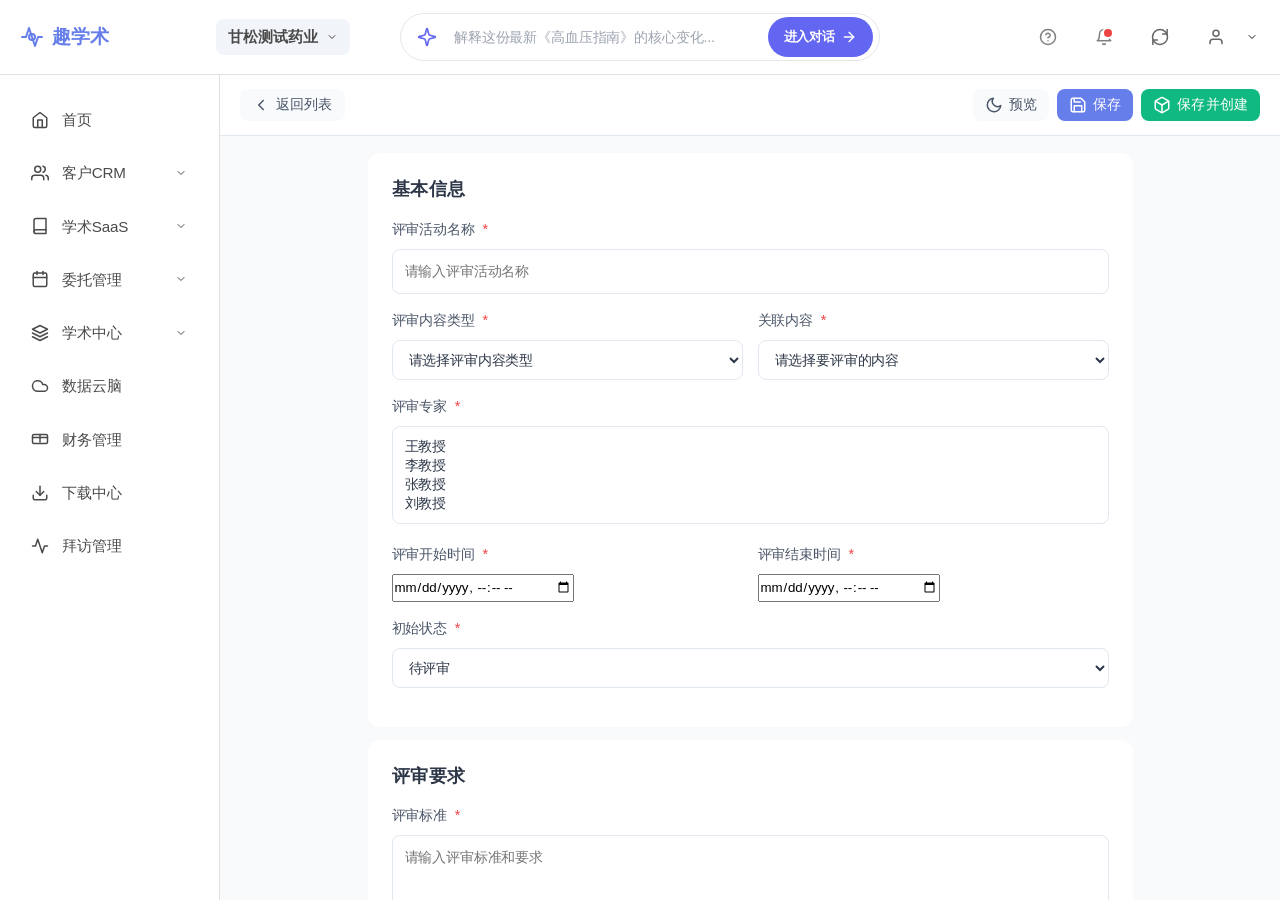
<file: html/create-expert-review.html>
<!DOCTYPE html>
<html lang="zh-CN">
<head>
    <meta charset="UTF-8">
    <meta name="viewport" content="width=device-width, initial-scale=1.0">
    <title>新建专家评审 - 趣学术</title>
    <link rel="stylesheet" href="../css/styles.css">
    <link rel="stylesheet" href="../css/activities.css">
    <link rel="stylesheet" href="../css/create-activity.css">
    <link rel="stylesheet" href="../css/create-survey.css">
</head>
<body>
    <!-- 顶部导航栏占位符 -->
    <div id="header-placeholder"></div>

    <!-- 主体布局 -->
    <div class="main-container">
        <!-- 左侧侧边栏占位符 -->
        <div id="sidebar-placeholder"></div>

        <!-- 右侧主要内容区域 -->
        <div class="right-content">
            <!-- 页面标题和操作按钮 -->
            <div class="page-title">
                <button class="action-btn back-btn" onclick="window.location.href='activities.html'">
                    <svg width="20" height="20" viewBox="0 0 24 24" fill="none" stroke="currentColor" stroke-width="2" stroke-linecap="round" stroke-linejoin="round">
                        <polyline points="15 18 9 12 15 6"></polyline>
                    </svg>
                    返回列表
                </button>
                <div class="survey-actions">
                    <button class="action-btn preview-btn" disabled>
                        <svg width="20" height="20" viewBox="0 0 24 24" fill="none" stroke="currentColor" stroke-width="2" stroke-linecap="round" stroke-linejoin="round">
                            <path d="M21 12.79A9 9 0 1 1 11.21 3 7 7 0 0 0 21 12.79z"></path>
                        </svg>
                        预览
                    </button>
                    <button class="action-btn save-btn" disabled>
                        <svg width="20" height="20" viewBox="0 0 24 24" fill="none" stroke="currentColor" stroke-width="2" stroke-linecap="round" stroke-linejoin="round">
                            <path d="M19 21H5a2 2 0 0 1-2-2V5a2 2 0 0 1 2-2h11l5 5v11a2 2 0 0 1-2 2z"></path>
                            <polyline points="17 21 17 13 7 13 7 21"></polyline>
                            <polyline points="7 3 7 8 15 8"></polyline>
                        </svg>
                        保存
                    </button>
                    <button class="action-btn publish-btn" disabled>
                        <svg width="20" height="20" viewBox="0 0 24 24" fill="none" stroke="currentColor" stroke-width="2" stroke-linecap="round" stroke-linejoin="round">
                            <path d="M21 16V8a2 2 0 0 0-1-1.73l-7-4a2 2 0 0 0-2 0l-7 4A2 2 0 0 0 3 8v8a2 2 0 0 0 1 1.73l7 4a2 2 0 0 0 2 0l7-4A2 2 0 0 0 21 16z"></path>
                            <polyline points="3.27 6.96 12 12.01 20.73 6.96"></polyline>
                            <line x1="12" y1="22.08" x2="12" y2="12"></line>
                        </svg>
                        保存并创建
                    </button>
                </div>
            </div>

            <main class="content-area">
                <!-- 内容卡片：基本信息 -->
                <div class="content-card" style="margin-bottom: 16px;">
                    <!-- 基本信息表单 -->
                    <h3 class="section-title">基本信息</h3>
                    <div class="form-row">
                        <div class="form-item full-width">
                            <label for="review-title">评审活动名称 <span class="required">*</span></label>
                            <input type="text" id="review-title" class="form-input" placeholder="请输入评审活动名称" required>
                        </div>
                    </div>
                    <div class="form-row">
                        <div class="form-item">
                            <label for="review-content-type">评审内容类型 <span class="required">*</span></label>
                            <select id="review-content-type" class="form-select" required>
                                <option value="">请选择评审内容类型</option>
                                <option value="medical-podcast">医学播客</option>
                                <option value="online-case">在线病例互动</option>
                            </select>
                        </div>
                        <div class="form-item">
                            <label for="related-content">关联内容 <span class="required">*</span></label>
                            <select id="related-content" class="form-select" required>
                                <option value="">请选择要评审的内容</option>
                                <!-- 这里会根据内容类型动态加载 -->
                            </select>
                        </div>
                    </div>
                    <div class="form-row">
                        <div class="form-item">
                            <label for="review-experts">评审专家 <span class="required">*</span></label>
                            <select id="review-experts" class="form-select" required multiple>
                                <option value="expert1">王教授</option>
                                <option value="expert2">李教授</option>
                                <option value="expert3">张教授</option>
                                <option value="expert4">刘教授</option>
                            </select>
                        </div>
                    </div>
                    <div class="form-row">
                        <div class="form-item">
                            <label for="start-time">评审开始时间 <span class="required">*</span></label>
                            <input type="datetime-local" id="start-time" class="form-input" required>
                        </div>
                        <div class="form-item">
                            <label for="end-time">评审结束时间 <span class="required">*</span></label>
                            <input type="datetime-local" id="end-time" class="form-input" required>
                        </div>
                    </div>
                    <div class="form-row">
                        <div class="form-item">
                            <label for="initial-status">初始状态 <span class="required">*</span></label>
                            <select id="initial-status" class="form-select" required>
                                <option value="pending">待评审</option>
                                <option value="in-review">评审中</option>
                            </select>
                        </div>
                    </div>
                </div>

                <!-- 内容卡片：评审要求 -->
                <div class="content-card">
                    <!-- 评审要求表单 -->
                    <h3 class="section-title">评审要求</h3>
                    <div class="form-row">
                        <div class="form-item full-width">
                            <label for="review-standard">评审标准 <span class="required">*</span></label>
                            <textarea id="review-standard" class="form-textarea" rows="6" placeholder="请输入评审标准和要求"></textarea>
                        </div>
                    </div>
                    <div class="form-row">
                        <div class="form-item full-width">
                            <label for="review-dimensions">评审维度 <span class="required">*</span></label>
                            <div class="tag-input-container">
                                <input type="text" id="review-dimensions" class="tag-input" placeholder="添加评审维度">
                            </div>
                            <div class="tags-container"></div>
                        </div>
                    </div>
                </div>
            </main>
        </div>
    </div>

    <!-- 加载动画 -->
    <div class="loading" id="loading" style="display: none;">
        <div class="loading-spinner"></div>
        <p>AI正在思考...</p>
    </div>

    <style>
        /* 调整页面标题栏高度 */
        .page-title {
            padding: 14px 20px !important;
        }
        
        /* 调整按钮大小 */
        .survey-actions .action-btn, .back-btn {
            padding: 6px 12px !important;
            font-size: 0.85rem !important;
            height: 32px !important;
        }
        
        /* 调整按钮间距 */
        .survey-actions {
            gap: 8px !important;
        }
        
        /* 调整按钮图标大小 */
        .action-btn svg {
            width: 18px !important;
            height: 18px !important;
        }
        
        /* 移除返回按钮边框 */
        .back-btn {
            border: none !important;
        }
        
        /* 内容区域 */
        .content-area {
            display: flex;
            flex-direction: column;
            align-items: center;
        }
        
        /* 内容卡片 */
        .content-card {
            width: 75%;
            margin-left: auto;
            margin-right: auto;
            box-shadow: none;
        }
        
        /* 表单行 */
        .form-row {
            margin-bottom: 15px !important;
            display: flex;
            gap: 15px;
            align-items: flex-start;
        }
        
        /* 表单项 */
        .form-item {
            margin-bottom: 0 !important;
            flex: 1;
        }
        
        .form-item.full-width {
            width: 100%;
            flex: none;
        }
        
        .form-item label {
            margin-bottom: 8px !important;
        }
        
        .required {
            color: #ef4444;
            margin-left: 2px;
        }
    </style>
    
    <script src="../js/script.js?v=1"></script>
    <script src="../js/menu.js?v=1"></script>
    <script>
        // 动态加载公共组件
        async function loadComponents() {
            try {
                // 加载顶部导航
                const headerResponse = await fetch('components/header.html');
                const headerHtml = await headerResponse.text();
                document.getElementById('header-placeholder').innerHTML = headerHtml;
                
                // 加载左侧侧边栏
                const sidebarResponse = await fetch('components/sidebar.html');
                const sidebarHtml = await sidebarResponse.text();
                document.getElementById('sidebar-placeholder').innerHTML = sidebarHtml;
                
                // 初始化菜单
                initializeMenu();
            } catch (error) {
                console.error('加载组件失败:', error);
            }
        }
        
        // 页面加载时执行
        window.addEventListener('DOMContentLoaded', loadComponents);
        
        // 评审内容类型切换时，动态加载关联内容
        document.addEventListener('DOMContentLoaded', function() {
            const contentTypeSelect = document.getElementById('review-content-type');
            const relatedContentSelect = document.getElementById('related-content');
            
            if (contentTypeSelect && relatedContentSelect) {
                contentTypeSelect.addEventListener('change', function() {
                    const selectedType = this.value;
                    relatedContentSelect.innerHTML = '<option value="">请选择要评审的内容</option>';
                    
                    // 根据选择的内容类型添加选项
                    if (selectedType === 'medical-podcast') {
                        relatedContentSelect.innerHTML += `
                            <option value="podcast1">心血管疾病防治新进展</option>
                            <option value="podcast2">糖尿病患者管理优化</option>
                            <option value="podcast3">儿科常见疾病诊疗</option>
                        `;
                    } else if (selectedType === 'online-case') {
                        relatedContentSelect.innerHTML += `
                            <option value="case1">糖尿病并发症管理病例征集</option>
                            <option value="case2">心血管疾病治疗新方案病例征集</option>
                            <option value="case3">儿科呼吸系统疾病病例征集</option>
                        `;
                    }
                });
            }
            
            // 标签输入功能
            const tagInput = document.getElementById('review-dimensions');
            const tagsContainer = document.querySelector('.tags-container');
            
            if (tagInput && tagsContainer) {
                tagInput.addEventListener('keypress', function(e) {
                    if (e.key === 'Enter' && this.value.trim()) {
                        addTag(this.value.trim());
                        this.value = '';
                    }
                });
            }
            
            function addTag(tagText) {
                const tagElement = document.createElement('div');
                tagElement.className = 'tag';
                tagElement.innerHTML = `${tagText} <span class="tag-remove">×</span>`;
                
                tagElement.querySelector('.tag-remove').addEventListener('click', function() {
                    tagElement.remove();
                });
                
                tagsContainer.appendChild(tagElement);
            }
            
            // 按钮事件处理已移除，按钮已禁用
        });
    </script>
</body>
</html>
</file>
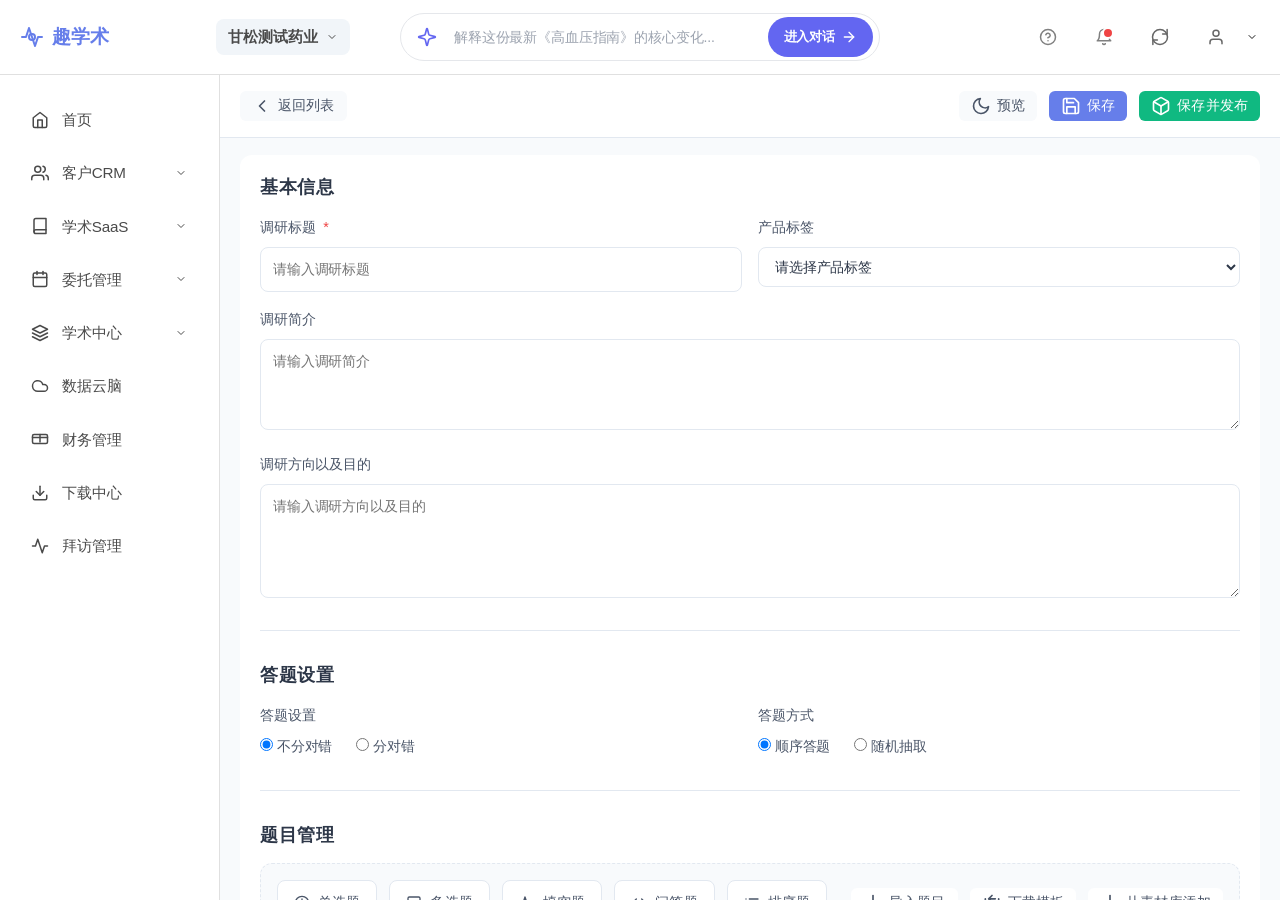
<file: html/create-survey.html>
<!DOCTYPE html>
<html lang="zh-CN">
<head>
    <meta charset="UTF-8">
    <meta name="viewport" content="width=device-width, initial-scale=1.0">
    <title>新建问卷调研 - 趣学术</title>
    <link rel="stylesheet" href="../css/styles.css">
    <link rel="stylesheet" href="../css/record.css">
    <link rel="stylesheet" href="../css/materials.css">
    <link rel="stylesheet" href="../css/create-survey.css">
</head>
<body>
    <!-- 顶部导航栏占位符 -->
    <div id="header-placeholder"></div>

    <!-- 主体布局 -->
    <div class="main-container">
        <!-- 左侧侧边栏占位符 -->
        <div id="sidebar-placeholder"></div>

        <!-- 右侧主要内容区域 -->
        <div class="right-content">
            <!-- 页面标题 -->
            <div class="page-title">
                <button class="action-btn back-btn" onclick="window.location.href='materials.html'">
                    <svg width="16" height="16" viewBox="0 0 24 24" fill="none" stroke="currentColor" stroke-width="2" stroke-linecap="round" stroke-linejoin="round">
                        <polyline points="15 18 9 12 15 6"></polyline>
                    </svg>
                    返回列表
                </button>
                <div class="survey-actions">
                    <button class="action-btn preview-btn">
                        <svg width="16" height="16" viewBox="0 0 24 24" fill="none" stroke="currentColor" stroke-width="2" stroke-linecap="round" stroke-linejoin="round">
                            <path d="M21 12.79A9 9 0 1 1 11.21 3 7 7 0 0 0 21 12.79z"></path>
                        </svg>
                        预览
                    </button>
                    <button class="action-btn save-btn">
                        <svg width="16" height="16" viewBox="0 0 24 24" fill="none" stroke="currentColor" stroke-width="2" stroke-linecap="round" stroke-linejoin="round">
                            <path d="M19 21H5a2 2 0 0 1-2-2V5a2 2 0 0 1 2-2h11l5 5v11a2 2 0 0 1-2 2z"></path>
                            <polyline points="17 21 17 13 7 13 7 21"></polyline>
                            <polyline points="7 3 7 8 15 8"></polyline>
                        </svg>
                        保存
                    </button>
                    <button class="action-btn publish-btn">
                        <svg width="16" height="16" viewBox="0 0 24 24" fill="none" stroke="currentColor" stroke-width="2" stroke-linecap="round" stroke-linejoin="round">
                            <path d="M21 16V8a2 2 0 0 0-1-1.73l-7-4a2 2 0 0 0-2 0l-7 4A2 2 0 0 0 3 8v8a2 2 0 0 0 1 1.73l7 4a2 2 0 0 0 2 0l7-4A2 2 0 0 0 21 16z"></path>
                            <polyline points="3.27 6.96 12 12.01 20.73 6.96"></polyline>
                            <line x1="12" y1="22.08" x2="12" y2="12"></line>
                        </svg>
                        保存并发布
                    </button>
                </div>
            </div>

            <main class="content-area">
            <!-- 内容卡片 -->
            <div class="content-card">
                <!-- 基本信息表单 -->
                <div class="survey-section">
                    <h3 class="section-title">基本信息</h3>
                    <div class="form-container">
                        <div class="form-row">
                            <div class="form-item">
                                <label for="survey-title">调研标题 <span class="required">*</span></label>
                                <input type="text" id="survey-title" placeholder="请输入调研标题" required>
                            </div>
                            <div class="form-item">
                                <label for="product-tag">产品标签</label>
                                <select id="product-tag">
                                    <option value="">请选择产品标签</option>
                                    <option value="product1">产品1</option>
                                    <option value="product2">产品2</option>
                                    <option value="product3">产品3</option>
                                </select>
                            </div>
                        </div>
                        <div class="form-row">
                            <div class="form-item full-width">
                                <label for="survey-intro">调研简介</label>
                                <textarea id="survey-intro" rows="3" placeholder="请输入调研简介"></textarea>
                            </div>
                        </div>
                        <div class="form-row">
                            <div class="form-item full-width">
                                <label for="survey-purpose">调研方向以及目的</label>
                                <textarea id="survey-purpose" rows="4" placeholder="请输入调研方向以及目的"></textarea>
                            </div>
                        </div>
                    </div>
                </div>

                <!-- 答题设置 -->
                <div class="survey-section">
                    <h3 class="section-title">答题设置</h3>
                    <div class="form-container">
                        <div class="form-row">
                            <div class="form-item">
                                <label for="answer-settings">答题设置</label>
                                <div class="radio-group">
                                    <label class="radio-item">
                                        <input type="radio" name="answer-settings" value="no-score" checked>
                                        <span class="radio-label">不分对错</span>
                                    </label>
                                    <label class="radio-item">
                                        <input type="radio" name="answer-settings" value="with-score">
                                        <span class="radio-label">分对错</span>
                                    </label>
                                </div>
                            </div>
                            <div class="form-item">
                                <label for="answer-mode">答题方式</label>
                                <div class="radio-group">
                                    <label class="radio-item">
                                        <input type="radio" name="answer-mode" value="sequential" checked>
                                        <span class="radio-label">顺序答题</span>
                                    </label>
                                    <label class="radio-item">
                                        <input type="radio" name="answer-mode" value="random">
                                        <span class="radio-label">随机抽取</span>
                                    </label>
                                </div>
                            </div>
                            <div class="form-item" id="random-count-container" style="display: none;">
                                <label for="random-count">抽取题目数量</label>
                                <input type="number" id="random-count" min="1" placeholder="请输入抽取题目数量">
                            </div>
                        </div>
                    </div>
                </div>

                <!-- 题目管理 -->
                <div class="survey-section">
                    <h3 class="section-title">题目管理</h3>
                    
                    <!-- 题目类型添加栏 -->
                    <div class="question-type-bar">
                        <button class="question-type-btn" data-type="single">
                            <svg width="16" height="16" viewBox="0 0 24 24" fill="none" stroke="currentColor" stroke-width="2" stroke-linecap="round" stroke-linejoin="round">
                                <circle cx="12" cy="12" r="10"></circle>
                                <polyline points="12 6 12 12 16 14"></polyline>
                            </svg>
                            单选题
                        </button>
                        <button class="question-type-btn" data-type="multiple">
                            <svg width="16" height="16" viewBox="0 0 24 24" fill="none" stroke="currentColor" stroke-width="2" stroke-linecap="round" stroke-linejoin="round">
                                <rect x="3" y="3" width="18" height="18" rx="2" ry="2"></rect>
                                <polyline points="3 9 21 9"></polyline>
                                <polyline points="9 21 9 9"></polyline>
                            </svg>
                            多选题
                        </button>
                        <button class="question-type-btn" data-type="fill">
                            <svg width="16" height="16" viewBox="0 0 24 24" fill="none" stroke="currentColor" stroke-width="2" stroke-linecap="round" stroke-linejoin="round">
                                <polyline points="22 12 18 12 15 21 9 3 6 12 2 12"></polyline>
                            </svg>
                            填空题
                        </button>
                        <button class="question-type-btn" data-type="essay">
                            <svg width="16" height="16" viewBox="0 0 24 24" fill="none" stroke="currentColor" stroke-width="2" stroke-linecap="round" stroke-linejoin="round">
                                <polyline points="16 18 22 12 16 6"></polyline>
                                <polyline points="8 6 2 12 8 18"></polyline>
                            </svg>
                            问答题
                        </button>
                        <button class="question-type-btn" data-type="sort">
                            <svg width="16" height="16" viewBox="0 0 24 24" fill="none" stroke="currentColor" stroke-width="2" stroke-linecap="round" stroke-linejoin="round">
                                <line x1="8" y1="6" x2="21" y2="6"></line>
                                <line x1="8" y1="12" x2="21" y2="12"></line>
                                <line x1="8" y1="18" x2="21" y2="18"></line>
                                <line x1="3" y1="6" x2="3.01" y2="6"></line>
                                <line x1="3" y1="12" x2="3.01" y2="12"></line>
                                <line x1="3" y1="18" x2="3.01" y2="18"></line>
                            </svg>
                            排序题
                        </button>
                        <div class="import-export-actions">
                            <button class="action-btn import-btn">
                                <svg width="16" height="16" viewBox="0 0 24 24" fill="none" stroke="currentColor" stroke-width="2" stroke-linecap="round" stroke-linejoin="round">
                                    <path d="M21 15v4a2 2 0 0 1-2 2H5a2 2 0 0 1-2-2v-4"></path>
                                    <polyline points="7 10 12 15 17 10"></polyline>
                                    <line x1="12" y1="15" x2="12" y2="3"></line>
                                </svg>
                                导入题目
                            </button>
                            <button class="action-btn template-btn">
                                <svg width="16" height="16" viewBox="0 0 24 24" fill="none" stroke="currentColor" stroke-width="2" stroke-linecap="round" stroke-linejoin="round">
                                    <path d="M4 7v10c0 2.21 3.582 4 8 4s8-1.79 8-4V7M12 11l-4-4m0 0l4-4m-4 4h8"></path>
                                </svg>
                                下载模板
                            </button>
                            <button class="action-btn from-library-btn">
                                <svg width="16" height="16" viewBox="0 0 24 24" fill="none" stroke="currentColor" stroke-width="2" stroke-linecap="round" stroke-linejoin="round">
                                    <path d="M21 15v4a2 2 0 0 1-2 2H5a2 2 0 0 1-2-2v-4"></path>
                                    <polyline points="7 10 12 15 17 10"></polyline>
                                    <line x1="12" y1="15" x2="12" y2="3"></line>
                                </svg>
                                从素材库添加
                            </button>
                        </div>
                    </div>

                    <!-- 题目列表 -->
                    <div class="questions-container" id="questionsContainer">
                        <!-- 题目将通过JavaScript动态添加 -->
                    </div>
                </div>
            </div>
            </main>
        </div>
    </div>

    <!-- 加载动画 -->
    <div class="loading" id="loading" style="display: none;">
        <div class="loading-spinner"></div>
        <p>AI正在思考...</p>
    </div>

    <script src="../js/script.js?v=1"></script>
    <script src="../js/menu.js?v=1"></script>
    <script>
        // 动态加载公共组件
        async function loadComponents() {
            try {
                // 加载顶部导航
                const headerResponse = await fetch('components/header.html');
                const headerHtml = await headerResponse.text();
                document.getElementById('header-placeholder').innerHTML = headerHtml;
                
                // 加载侧边栏
                const sidebarResponse = await fetch('components/sidebar.html');
                const sidebarHtml = await sidebarResponse.text();
                document.getElementById('sidebar-placeholder').innerHTML = sidebarHtml;
                
                // 重新初始化菜单交互
                if (typeof initializeMenu === 'function') {
                    initializeMenu();
                }
            } catch (error) {
                console.error('加载公共组件失败:', error);
            }
        }

        // 初始化页面
        document.addEventListener('DOMContentLoaded', function() {
            loadComponents();
            initSurveyPage();
        });

        // 初始化问卷页面
        function initSurveyPage() {
            // 答题方式切换
            const answerModeRadios = document.querySelectorAll('input[name="answer-mode"]');
            const randomCountContainer = document.getElementById('random-count-container');
            
            answerModeRadios.forEach(radio => {
                radio.addEventListener('change', function() {
                    if (this.value === 'random') {
                        randomCountContainer.style.display = 'block';
                    } else {
                        randomCountContainer.style.display = 'none';
                    }
                });
            });

            // 题目类型按钮点击事件
            const questionTypeBtns = document.querySelectorAll('.question-type-btn');
            questionTypeBtns.forEach(btn => {
                btn.addEventListener('click', function() {
                    const questionType = this.getAttribute('data-type');
                    addQuestion(questionType);
                });
            });

            // 导入题目按钮点击事件
            document.querySelector('.import-btn').addEventListener('click', function() {
                alert('导入题目功能待实现');
            });

            // 下载模板按钮点击事件
            document.querySelector('.template-btn').addEventListener('click', function() {
                alert('下载模板功能待实现');
            });

            // 从素材库添加按钮点击事件
            document.querySelector('.from-library-btn').addEventListener('click', function() {
                alert('从素材库添加功能待实现');
            });

            // 预览按钮点击事件
            document.querySelector('.preview-btn').addEventListener('click', function() {
                alert('预览功能待实现');
            });

            // 保存按钮点击事件
            document.querySelector('.save-btn').addEventListener('click', function() {
                saveSurvey('draft');
            });

            // 保存并发布按钮点击事件
            document.querySelector('.publish-btn').addEventListener('click', function() {
                saveSurvey('publish');
            });
        }

        // 添加题目
        function addQuestion(type) {
            const questionsContainer = document.getElementById('questionsContainer');
            const questionCount = questionsContainer.children.length + 1;
            
            let questionHtml = '';
            
            switch(type) {
                case 'single':
                    questionHtml = getSingleChoiceQuestionHtml(questionCount);
                    break;
                case 'multiple':
                    questionHtml = getMultipleChoiceQuestionHtml(questionCount);
                    break;
                case 'fill':
                    questionHtml = getFillQuestionHtml(questionCount);
                    break;
                case 'essay':
                    questionHtml = getEssayQuestionHtml(questionCount);
                    break;
                case 'sort':
                    questionHtml = getSortQuestionHtml(questionCount);
                    break;
            }
            
            questionsContainer.insertAdjacentHTML('beforeend', questionHtml);
            
            // 绑定新添加题目的事件
            bindQuestionEvents();
        }

        // 获取单选题HTML
        function getSingleChoiceQuestionHtml(index) {
            return `
                <div class="question-item" data-index="${index}">
                    <div class="question-header">
                        <div class="question-info">
                            <span class="question-type-label">单选题</span>
                            <span class="question-index">${index}.</span>
                            <input type="text" class="question-title" placeholder="请输入题目">
                        </div>
                        <div class="question-actions">
                            <button class="action-btn up-btn" title="上移">
                                <svg width="20" height="20" viewBox="0 0 24 24" fill="none" stroke="currentColor" stroke-width="2" stroke-linecap="round" stroke-linejoin="round">
                                    <polyline points="18 15 12 9 6 15"></polyline>
                                </svg>
                            </button>
                            <button class="action-btn down-btn" title="下移">
                                <svg width="20" height="20" viewBox="0 0 24 24" fill="none" stroke="currentColor" stroke-width="2" stroke-linecap="round" stroke-linejoin="round">
                                    <polyline points="6 9 12 15 18 9"></polyline>
                                </svg>
                            </button>
                            <button class="action-btn delete-btn" title="删除题目">
                                <svg width="20" height="20" viewBox="0 0 24 24" fill="none" stroke="currentColor" stroke-width="2" stroke-linecap="round" stroke-linejoin="round">
                                    <polyline points="3 6 5 6 21 6"></polyline>
                                    <path d="M19 6v14a2 2 0 0 1-2 2H7a2 2 0 0 1-2-2V6m3 0V4a2 2 0 0 1 2-2h4a2 2 0 0 1 2 2v2"></path>
                                </svg>
                            </button>
                        </div>
                    </div>
                    <div class="question-content">
                        <div class="options-container">
                            <div class="option-item">
                                <div class="option-main">
                                    <button class="action-btn correct-option-btn" title="设置为正确答案">
                                        <svg width="20" height="20" viewBox="0 0 24 24" fill="none" stroke="currentColor" stroke-width="2" stroke-linecap="round" stroke-linejoin="round">
                                            <polyline points="20 6 9 17 4 12"></polyline>
                                        </svg>
                                    </button>
                                    <div class="option-content">
                                        <div class="option-header">
                                            <span class="option-index">A</span>
                                            <input type="text" class="option-text" placeholder="请输入选项内容">
                                        </div>
                                    </div>
                                </div>
                                <div class="option-actions">
                                    <button class="action-btn add-after-option-btn" title="在当前选项后添加新选项">
                                        <svg width="18" height="18" viewBox="0 0 24 24" fill="none" stroke="currentColor" stroke-width="2" stroke-linecap="round" stroke-linejoin="round">
                                            <line x1="12" y1="5" x2="12" y2="19"></line>
                                            <line x1="5" y1="12" x2="19" y2="12"></line>
                                        </svg>
                                    </button>
                                    <button class="action-btn delete-option-btn" title="删除选项">
                                        <svg width="18" height="18" viewBox="0 0 24 24" fill="none" stroke="currentColor" stroke-width="2" stroke-linecap="round" stroke-linejoin="round">
                                            <line x1="18" y1="6" x2="6" y2="18"></line>
                                            <line x1="6" y1="6" x2="18" y2="18"></line>
                                        </svg>
                                    </button>
                                </div>
                            </div>
                            <div class="option-item">
                                <div class="option-main">
                                    <button class="action-btn correct-option-btn" title="设置为正确答案">
                                        <svg width="20" height="20" viewBox="0 0 24 24" fill="none" stroke="currentColor" stroke-width="2" stroke-linecap="round" stroke-linejoin="round">
                                            <polyline points="20 6 9 17 4 12"></polyline>
                                        </svg>
                                    </button>
                                    <div class="option-content">
                                        <div class="option-header">
                                            <span class="option-index">B</span>
                                            <input type="text" class="option-text" placeholder="请输入选项内容">
                                        </div>
                                    </div>
                                </div>
                                <div class="option-actions">
                                    <button class="action-btn add-after-option-btn" title="在当前选项后添加新选项">
                                        <svg width="18" height="18" viewBox="0 0 24 24" fill="none" stroke="currentColor" stroke-width="2" stroke-linecap="round" stroke-linejoin="round">
                                            <line x1="12" y1="5" x2="12" y2="19"></line>
                                            <line x1="5" y1="12" x2="19" y2="12"></line>
                                        </svg>
                                    </button>
                                    <button class="action-btn delete-option-btn" title="删除选项">
                                        <svg width="18" height="18" viewBox="0 0 24 24" fill="none" stroke="currentColor" stroke-width="2" stroke-linecap="round" stroke-linejoin="round">
                                            <line x1="18" y1="6" x2="6" y2="18"></line>
                                            <line x1="6" y1="6" x2="18" y2="18"></line>
                                        </svg>
                                    </button>
                                </div>
                            </div>
                        </div>
                        <div class="add-option-container">
                            <button class="action-btn add-option-btn">
                                <svg width="20" height="20" viewBox="0 0 24 24" fill="none" stroke="currentColor" stroke-width="2" stroke-linecap="round" stroke-linejoin="round">
                                    <line x1="12" y1="5" x2="12" y2="19"></line>
                                    <line x1="5" y1="12" x2="19" y2="12"></line>
                                </svg>
                                添加选项
                            </button>
                        </div>
                    </div>
                </div>
            `;
        }

        // 获取多选题HTML
        function getMultipleChoiceQuestionHtml(index) {
            return `
                <div class="question-item" data-index="${index}">
                    <div class="question-header">
                        <div class="question-info">
                            <span class="question-type-label">多选题</span>
                            <span class="question-index">${index}.</span>
                            <input type="text" class="question-title" placeholder="请输入题目">
                        </div>
                        <div class="question-actions">
                            <button class="action-btn up-btn" title="上移">
                                <svg width="20" height="20" viewBox="0 0 24 24" fill="none" stroke="currentColor" stroke-width="2" stroke-linecap="round" stroke-linejoin="round">
                                    <polyline points="18 15 12 9 6 15"></polyline>
                                </svg>
                            </button>
                            <button class="action-btn down-btn" title="下移">
                                <svg width="20" height="20" viewBox="0 0 24 24" fill="none" stroke="currentColor" stroke-width="2" stroke-linecap="round" stroke-linejoin="round">
                                    <polyline points="6 9 12 15 18 9"></polyline>
                                </svg>
                            </button>
                            <button class="action-btn delete-btn" title="删除题目">
                                <svg width="20" height="20" viewBox="0 0 24 24" fill="none" stroke="currentColor" stroke-width="2" stroke-linecap="round" stroke-linejoin="round">
                                    <polyline points="3 6 5 6 21 6"></polyline>
                                    <path d="M19 6v14a2 2 0 0 1-2 2H7a2 2 0 0 1-2-2V6m3 0V4a2 2 0 0 1 2-2h4a2 2 0 0 1 2 2v2"></path>
                                </svg>
                            </button>
                        </div>
                    </div>
                    <div class="question-content">
                        <div class="options-container">
                            <div class="option-item">
                                <div class="option-main">
                                    <button class="action-btn correct-option-btn" title="设置为正确答案">
                                        <svg width="20" height="20" viewBox="0 0 24 24" fill="none" stroke="currentColor" stroke-width="2" stroke-linecap="round" stroke-linejoin="round">
                                            <polyline points="20 6 9 17 4 12"></polyline>
                                        </svg>
                                    </button>
                                    <div class="option-content">
                                        <div class="option-header">
                                            <span class="option-index">A</span>
                                            <input type="text" class="option-text" placeholder="请输入选项内容">
                                        </div>
                                    </div>
                                </div>
                                <div class="option-actions">
                                    <button class="action-btn add-after-option-btn" title="在当前选项后添加新选项">
                                        <svg width="18" height="18" viewBox="0 0 24 24" fill="none" stroke="currentColor" stroke-width="2" stroke-linecap="round" stroke-linejoin="round">
                                            <line x1="12" y1="5" x2="12" y2="19"></line>
                                            <line x1="5" y1="12" x2="19" y2="12"></line>
                                        </svg>
                                    </button>
                                    <button class="action-btn delete-option-btn" title="删除选项">
                                        <svg width="18" height="18" viewBox="0 0 24 24" fill="none" stroke="currentColor" stroke-width="2" stroke-linecap="round" stroke-linejoin="round">
                                            <line x1="18" y1="6" x2="6" y2="18"></line>
                                            <line x1="6" y1="6" x2="18" y2="18"></line>
                                        </svg>
                                    </button>
                                </div>
                            </div>
                            <div class="option-item">
                                <div class="option-main">
                                    <button class="action-btn correct-option-btn" title="设置为正确答案">
                                        <svg width="20" height="20" viewBox="0 0 24 24" fill="none" stroke="currentColor" stroke-width="2" stroke-linecap="round" stroke-linejoin="round">
                                            <polyline points="20 6 9 17 4 12"></polyline>
                                        </svg>
                                    </button>
                                    <div class="option-content">
                                        <div class="option-header">
                                            <span class="option-index">B</span>
                                            <input type="text" class="option-text" placeholder="请输入选项内容">
                                        </div>
                                    </div>
                                </div>
                                <div class="option-actions">
                                    <button class="action-btn add-after-option-btn" title="在当前选项后添加新选项">
                                        <svg width="18" height="18" viewBox="0 0 24 24" fill="none" stroke="currentColor" stroke-width="2" stroke-linecap="round" stroke-linejoin="round">
                                            <line x1="12" y1="5" x2="12" y2="19"></line>
                                            <line x1="5" y1="12" x2="19" y2="12"></line>
                                        </svg>
                                    </button>
                                    <button class="action-btn delete-option-btn" title="删除选项">
                                        <svg width="18" height="18" viewBox="0 0 24 24" fill="none" stroke="currentColor" stroke-width="2" stroke-linecap="round" stroke-linejoin="round">
                                            <line x1="18" y1="6" x2="6" y2="18"></line>
                                            <line x1="6" y1="6" x2="18" y2="18"></line>
                                        </svg>
                                    </button>
                                </div>
                            </div>
                        </div>
                        <div class="add-option-container">
                            <button class="action-btn add-option-btn">
                                <svg width="20" height="20" viewBox="0 0 24 24" fill="none" stroke="currentColor" stroke-width="2" stroke-linecap="round" stroke-linejoin="round">
                                    <line x1="12" y1="5" x2="12" y2="19"></line>
                                    <line x1="5" y1="12" x2="19" y2="12"></line>
                                </svg>
                                添加选项
                            </button>
                        </div>
                    </div>
                </div>
            `;
        }

        // 获取填空题HTML
        function getFillQuestionHtml(index) {
            return `
                <div class="question-item" data-index="${index}">
                    <div class="question-header">
                        <div class="question-info">
                            <span class="question-type-label">填空题</span>
                            <span class="question-index">${index}.</span>
                            <input type="text" class="question-title" placeholder="请输入题目">
                        </div>
                        <div class="question-actions">
                            <button class="action-btn up-btn">
                                <svg width="14" height="14" viewBox="0 0 24 24" fill="none" stroke="currentColor" stroke-width="2" stroke-linecap="round" stroke-linejoin="round">
                                    <polyline points="18 15 12 9 6 15"></polyline>
                                </svg>
                            </button>
                            <button class="action-btn down-btn">
                                <svg width="14" height="14" viewBox="0 0 24 24" fill="none" stroke="currentColor" stroke-width="2" stroke-linecap="round" stroke-linejoin="round">
                                    <polyline points="6 9 12 15 18 9"></polyline>
                                </svg>
                            </button>
                            <button class="action-btn delete-btn">
                                <svg width="14" height="14" viewBox="0 0 24 24" fill="none" stroke="currentColor" stroke-width="2" stroke-linecap="round" stroke-linejoin="round">
                                    <polyline points="3 6 5 6 21 6"></polyline>
                                    <path d="M19 6v14a2 2 0 0 1-2 2H7a2 2 0 0 1-2-2V6m3 0V4a2 2 0 0 1 2-2h4a2 2 0 0 1 2 2v2"></path>
                                </svg>
                            </button>
                        </div>
                    </div>
                    <div class="question-content">
                        <div class="fill-container">
                            <input type="text" class="fill-placeholder" placeholder="请输入填空提示（可选）">
                        </div>
                    </div>
                </div>
            `;
        }

        // 获取问答题HTML
        function getEssayQuestionHtml(index) {
            return `
                <div class="question-item" data-index="${index}">
                    <div class="question-header">
                        <div class="question-info">
                            <span class="question-type-label">问答题</span>
                            <span class="question-index">${index}.</span>
                            <input type="text" class="question-title" placeholder="请输入题目">
                        </div>
                        <div class="question-actions">
                            <button class="action-btn up-btn">
                                <svg width="14" height="14" viewBox="0 0 24 24" fill="none" stroke="currentColor" stroke-width="2" stroke-linecap="round" stroke-linejoin="round">
                                    <polyline points="18 15 12 9 6 15"></polyline>
                                </svg>
                            </button>
                            <button class="action-btn down-btn">
                                <svg width="14" height="14" viewBox="0 0 24 24" fill="none" stroke="currentColor" stroke-width="2" stroke-linecap="round" stroke-linejoin="round">
                                    <polyline points="6 9 12 15 18 9"></polyline>
                                </svg>
                            </button>
                            <button class="action-btn delete-btn">
                                <svg width="14" height="14" viewBox="0 0 24 24" fill="none" stroke="currentColor" stroke-width="2" stroke-linecap="round" stroke-linejoin="round">
                                    <polyline points="3 6 5 6 21 6"></polyline>
                                    <path d="M19 6v14a2 2 0 0 1-2 2H7a2 2 0 0 1-2-2V6m3 0V4a2 2 0 0 1 2-2h4a2 2 0 0 1 2 2v2"></path>
                                </svg>
                            </button>
                        </div>
                    </div>
                    <div class="question-content">
                        <div class="essay-container">
                            <textarea class="essay-placeholder" rows="3" placeholder="请输入答题提示（可选）"></textarea>
                        </div>
                    </div>
                </div>
            `;
        }

        // 获取排序题HTML
        function getSortQuestionHtml(index) {
            return `
                <div class="question-item" data-index="${index}">
                    <div class="question-header">
                        <div class="question-info">
                            <span class="question-type-label">排序题</span>
                            <span class="question-index">${index}.</span>
                            <input type="text" class="question-title" placeholder="请输入题目">
                        </div>
                        <div class="question-actions">
                            <button class="action-btn up-btn">
                                <svg width="14" height="14" viewBox="0 0 24 24" fill="none" stroke="currentColor" stroke-width="2" stroke-linecap="round" stroke-linejoin="round">
                                    <polyline points="18 15 12 9 6 15"></polyline>
                                </svg>
                            </button>
                            <button class="action-btn down-btn">
                                <svg width="14" height="14" viewBox="0 0 24 24" fill="none" stroke="currentColor" stroke-width="2" stroke-linecap="round" stroke-linejoin="round">
                                    <polyline points="6 9 12 15 18 9"></polyline>
                                </svg>
                            </button>
                            <button class="action-btn delete-btn">
                                <svg width="14" height="14" viewBox="0 0 24 24" fill="none" stroke="currentColor" stroke-width="2" stroke-linecap="round" stroke-linejoin="round">
                                    <polyline points="3 6 5 6 21 6"></polyline>
                                    <path d="M19 6v14a2 2 0 0 1-2 2H7a2 2 0 0 1-2-2V6m3 0V4a2 2 0 0 1 2-2h4a2 2 0 0 1 2 2v2"></path>
                                </svg>
                            </button>
                        </div>
                    </div>
                    <div class="question-content">
                        <div class="sort-container">
                            <div class="sort-item">
                                <div class="sort-header">
                                    <span class="sort-index">1</span>
                                    <input type="text" class="sort-text" placeholder="请输入排序项">
                                </div>
                                <button class="action-btn delete-sort-item-btn">
                                    <svg width="12" height="12" viewBox="0 0 24 24" fill="none" stroke="currentColor" stroke-width="2" stroke-linecap="round" stroke-linejoin="round">
                                        <line x1="18" y1="6" x2="6" y2="18"></line>
                                        <line x1="6" y1="6" x2="18" y2="18"></line>
                                    </svg>
                                </button>
                            </div>
                            <div class="sort-item">
                                <div class="sort-header">
                                    <span class="sort-index">2</span>
                                    <input type="text" class="sort-text" placeholder="请输入排序项">
                                </div>
                                <button class="action-btn delete-sort-item-btn">
                                    <svg width="12" height="12" viewBox="0 0 24 24" fill="none" stroke="currentColor" stroke-width="2" stroke-linecap="round" stroke-linejoin="round">
                                        <line x1="18" y1="6" x2="6" y2="18"></line>
                                        <line x1="6" y1="6" x2="18" y2="18"></line>
                                    </svg>
                                </button>
                            </div>
                            <div class="sort-item">
                                <div class="sort-header">
                                    <span class="sort-index">3</span>
                                    <input type="text" class="sort-text" placeholder="请输入排序项">
                                </div>
                                <button class="action-btn delete-sort-item-btn">
                                    <svg width="12" height="12" viewBox="0 0 24 24" fill="none" stroke="currentColor" stroke-width="2" stroke-linecap="round" stroke-linejoin="round">
                                        <line x1="18" y1="6" x2="6" y2="18"></line>
                                        <line x1="6" y1="6" x2="18" y2="18"></line>
                                    </svg>
                                </button>
                            </div>
                        </div>
                        <button class="action-btn add-sort-item-btn">
                            <svg width="14" height="14" viewBox="0 0 24 24" fill="none" stroke="currentColor" stroke-width="2" stroke-linecap="round" stroke-linejoin="round">
                                <line x1="12" y1="5" x2="12" y2="19"></line>
                                <line x1="5" y1="12" x2="19" y2="12"></line>
                            </svg>
                            添加排序项
                        </button>
                    </div>
                </div>
            `;
        }

        // 绑定题目事件
        function bindQuestionEvents() {
            // 删除题目按钮
            document.querySelectorAll('.delete-btn').forEach(btn => {
                btn.addEventListener('click', function() {
                    this.closest('.question-item').remove();
                    reorderQuestions();
                });
            });

            // 添加选项按钮
            document.querySelectorAll('.add-option-btn').forEach(btn => {
                btn.addEventListener('click', function() {
                    const optionsContainer = this.previousElementSibling;
                    const optionCount = optionsContainer.children.length;
                    const optionLetters = ['A', 'B', 'C', 'D', 'E', 'F', 'G', 'H', 'I', 'J'];
                    
                    if (optionCount < optionLetters.length) {
                        const newOption = document.createElement('div');
                        newOption.className = 'option-item';
                        newOption.innerHTML = `
                            <div class="option-header">
                                <button class="action-btn correct-option-btn">
                                    <svg width="18" height="18" viewBox="0 0 24 24" fill="none" stroke="currentColor" stroke-width="2" stroke-linecap="round" stroke-linejoin="round">
                                        <polyline points="20 6 9 17 4 12"></polyline>
                                    </svg>
                                </button>
                                <span class="option-index">${optionLetters[optionCount]}</span>
                                <input type="text" class="option-text" placeholder="请输入选项内容">
                            </div>
                            <div class="option-actions">
                                <button class="action-btn add-after-option-btn">
                                    <svg width="16" height="16" viewBox="0 0 24 24" fill="none" stroke="currentColor" stroke-width="2" stroke-linecap="round" stroke-linejoin="round">
                                        <line x1="12" y1="5" x2="12" y2="19"></line>
                                        <line x1="5" y1="12" x2="19" y2="12"></line>
                                    </svg>
                                </button>
                                <button class="action-btn delete-option-btn">
                                    <svg width="16" height="16" viewBox="0 0 24 24" fill="none" stroke="currentColor" stroke-width="2" stroke-linecap="round" stroke-linejoin="round">
                                        <line x1="18" y1="6" x2="6" y2="18"></line>
                                        <line x1="6" y1="6" x2="18" y2="18"></line>
                                    </svg>
                                </button>
                            </div>
                        `;
                        optionsContainer.appendChild(newOption);
                        
                        // 绑定删除选项按钮事件
                        newOption.querySelector('.delete-option-btn').addEventListener('click', function() {
                            this.closest('.option-item').remove();
                            reorderOptions(optionsContainer);
                        });
                        
                        // 绑定设置正确选项按钮事件
                        newOption.querySelector('.correct-option-btn').addEventListener('click', function() {
                            const optionItem = this.closest('.option-item');
                            const optionsContainer = optionItem.closest('.options-container');
                            const questionItem = optionsContainer.closest('.question-item');
                            const questionTypeLabel = questionItem.querySelector('.question-type-label').textContent;
                            
                            // 对于单选题，取消其他选项的正确标记
                            if (questionTypeLabel === '单选题') {
                                optionsContainer.querySelectorAll('.correct-option-btn').forEach(btn => {
                                    btn.classList.remove('correct');
                                });
                            }
                            
                            // 切换当前选项的正确标记
                            this.classList.toggle('correct');
                        });
                        
                        // 绑定在选项后添加新选项按钮事件
                        newOption.querySelector('.add-after-option-btn').addEventListener('click', function() {
                            const optionItem = this.closest('.option-item');
                            const optionsContainer = optionItem.closest('.options-container');
                            const optionIndex = Array.from(optionsContainer.children).indexOf(optionItem);
                            const optionCount = optionsContainer.children.length;
                            const optionLetters = ['A', 'B', 'C', 'D', 'E', 'F', 'G', 'H', 'I', 'J'];
                            
                            if (optionCount < optionLetters.length) {
                                const newOption = document.createElement('div');
                                newOption.className = 'option-item';
                                newOption.innerHTML = `
                                    <div class="option-header">
                                        <button class="action-btn correct-option-btn">
                                            <svg width="18" height="18" viewBox="0 0 24 24" fill="none" stroke="currentColor" stroke-width="2" stroke-linecap="round" stroke-linejoin="round">
                                                <polyline points="20 6 9 17 4 12"></polyline>
                                            </svg>
                                        </button>
                                        <span class="option-index">${optionLetters[optionCount]}</span>
                                        <input type="text" class="option-text" placeholder="请输入选项内容">
                                    </div>
                                    <div class="option-actions">
                                        <button class="action-btn add-after-option-btn">
                                            <svg width="16" height="16" viewBox="0 0 24 24" fill="none" stroke="currentColor" stroke-width="2" stroke-linecap="round" stroke-linejoin="round">
                                                <line x1="12" y1="5" x2="12" y2="19"></line>
                                                <line x1="5" y1="12" x2="19" y2="12"></line>
                                            </svg>
                                        </button>
                                        <button class="action-btn delete-option-btn">
                                            <svg width="16" height="16" viewBox="0 0 24 24" fill="none" stroke="currentColor" stroke-width="2" stroke-linecap="round" stroke-linejoin="round">
                                                <line x1="18" y1="6" x2="6" y2="18"></line>
                                                <line x1="6" y1="6" x2="18" y2="18"></line>
                                            </svg>
                                        </button>
                                    </div>
                                `;
                                
                                // 插入到当前选项之后
                                optionsContainer.insertBefore(newOption, optionItem.nextElementSibling);
                                
                                // 重新排序选项
                                reorderOptions(optionsContainer);
                                
                                // 绑定删除选项按钮事件
                                newOption.querySelector('.delete-option-btn').addEventListener('click', function() {
                                    this.closest('.option-item').remove();
                                    reorderOptions(optionsContainer);
                                });
                                
                                // 绑定设置正确选项按钮事件
                                newOption.querySelector('.correct-option-btn').addEventListener('click', function() {
                                    const optionItem = this.closest('.option-item');
                                    const optionsContainer = optionItem.closest('.options-container');
                                    const questionItem = optionsContainer.closest('.question-item');
                                    const questionTypeLabel = questionItem.querySelector('.question-type-label').textContent;
                                    
                                    // 对于单选题，取消其他选项的正确标记
                                    if (questionTypeLabel === '单选题') {
                                        optionsContainer.querySelectorAll('.correct-option-btn').forEach(btn => {
                                            btn.classList.remove('correct');
                                        });
                                    }
                                    
                                    // 切换当前选项的正确标记
                                    this.classList.toggle('correct');
                                });
                                
                                // 绑定在选项后添加新选项按钮事件
                                newOption.querySelector('.add-after-option-btn').addEventListener('click', function() {
                                    // 递归调用，使用相同的逻辑
                                    const addAfterEvent = new Event('click');
                                    this.dispatchEvent(addAfterEvent);
                                });
                            }
                        });
                    }
                });
            });

            // 删除选项按钮
            document.querySelectorAll('.delete-option-btn').forEach(btn => {
                btn.addEventListener('click', function() {
                    const optionItem = this.closest('.option-item');
                    const optionsContainer = optionItem.parentElement;
                    optionItem.remove();
                    reorderOptions(optionsContainer);
                });
            });
            
            // 设置正确选项按钮
            document.querySelectorAll('.correct-option-btn').forEach(btn => {
                btn.addEventListener('click', function() {
                    const optionItem = this.closest('.option-item');
                    const optionsContainer = optionItem.closest('.options-container');
                    const questionItem = optionsContainer.closest('.question-item');
                    const questionTypeLabel = questionItem.querySelector('.question-type-label').textContent;
                    
                    // 对于单选题，取消其他选项的正确标记
                    if (questionTypeLabel === '单选题') {
                        optionsContainer.querySelectorAll('.correct-option-btn').forEach(btn => {
                            btn.classList.remove('correct');
                        });
                    }
                    
                    // 切换当前选项的正确标记
                    this.classList.toggle('correct');
                });
            });
            
            // 在选项后添加新选项按钮
            document.querySelectorAll('.add-after-option-btn').forEach(btn => {
                btn.addEventListener('click', function() {
                    const optionItem = this.closest('.option-item');
                    const optionsContainer = optionItem.closest('.options-container');
                    const optionIndex = Array.from(optionsContainer.children).indexOf(optionItem);
                    const optionCount = optionsContainer.children.length;
                    const optionLetters = ['A', 'B', 'C', 'D', 'E', 'F', 'G', 'H', 'I', 'J'];
                    
                    if (optionCount < optionLetters.length) {
                        const newOption = document.createElement('div');
                        newOption.className = 'option-item';
                        newOption.innerHTML = `
                            <div class="option-header">
                                <button class="action-btn correct-option-btn">
                                    <svg width="18" height="18" viewBox="0 0 24 24" fill="none" stroke="currentColor" stroke-width="2" stroke-linecap="round" stroke-linejoin="round">
                                        <polyline points="20 6 9 17 4 12"></polyline>
                                    </svg>
                                </button>
                                <span class="option-index">${optionLetters[optionCount]}</span>
                                <input type="text" class="option-text" placeholder="请输入选项内容">
                            </div>
                            <div class="option-actions">
                                <button class="action-btn add-after-option-btn">
                                    <svg width="16" height="16" viewBox="0 0 24 24" fill="none" stroke="currentColor" stroke-width="2" stroke-linecap="round" stroke-linejoin="round">
                                        <line x1="12" y1="5" x2="12" y2="19"></line>
                                        <line x1="5" y1="12" x2="19" y2="12"></line>
                                    </svg>
                                </button>
                                <button class="action-btn delete-option-btn">
                                    <svg width="16" height="16" viewBox="0 0 24 24" fill="none" stroke="currentColor" stroke-width="2" stroke-linecap="round" stroke-linejoin="round">
                                        <line x1="18" y1="6" x2="6" y2="18"></line>
                                        <line x1="6" y1="6" x2="18" y2="18"></line>
                                    </svg>
                                </button>
                            </div>
                        `;
                        
                        // 插入到当前选项之后
                        optionsContainer.insertBefore(newOption, optionItem.nextElementSibling);
                        
                        // 重新排序选项
                        reorderOptions(optionsContainer);
                        
                        // 绑定删除选项按钮事件
                        newOption.querySelector('.delete-option-btn').addEventListener('click', function() {
                            this.closest('.option-item').remove();
                            reorderOptions(optionsContainer);
                        });
                        
                        // 绑定设置正确选项按钮事件
                        newOption.querySelector('.correct-option-btn').addEventListener('click', function() {
                            const optionItem = this.closest('.option-item');
                            const optionsContainer = optionItem.closest('.options-container');
                            const questionItem = optionsContainer.closest('.question-item');
                            const questionTypeLabel = questionItem.querySelector('.question-type-label').textContent;
                            
                            // 对于单选题，取消其他选项的正确标记
                            if (questionTypeLabel === '单选题') {
                                optionsContainer.querySelectorAll('.correct-option-btn').forEach(btn => {
                                    btn.classList.remove('correct');
                                });
                            }
                            
                            // 切换当前选项的正确标记
                            this.classList.toggle('correct');
                        });
                        
                        // 绑定在选项后添加新选项按钮事件
                        newOption.querySelector('.add-after-option-btn').addEventListener('click', function() {
                            // 递归调用，使用相同的逻辑
                            const addAfterEvent = new Event('click');
                            this.dispatchEvent(addAfterEvent);
                        });
                    }
                });
            });

            // 添加排序项按钮
            document.querySelectorAll('.add-sort-item-btn').forEach(btn => {
                btn.addEventListener('click', function() {
                    const sortContainer = this.previousElementSibling;
                    const sortCount = sortContainer.children.length + 1;
                    
                    const newSortItem = document.createElement('div');
                    newSortItem.className = 'sort-item';
                    newSortItem.innerHTML = `
                        <div class="sort-header">
                            <span class="sort-index">${sortCount}</span>
                            <input type="text" class="sort-text" placeholder="请输入排序项">
                        </div>
                        <button class="action-btn delete-sort-item-btn">
                            <svg width="12" height="12" viewBox="0 0 24 24" fill="none" stroke="currentColor" stroke-width="2" stroke-linecap="round" stroke-linejoin="round">
                                <line x1="18" y1="6" x2="6" y2="18"></line>
                                <line x1="6" y1="6" x2="18" y2="18"></line>
                            </svg>
                        </button>
                    `;
                    sortContainer.appendChild(newSortItem);
                    
                    // 绑定删除排序项按钮事件
                    newSortItem.querySelector('.delete-sort-item-btn').addEventListener('click', function() {
                        this.closest('.sort-item').remove();
                        reorderSortItems(sortContainer);
                    });
                });
            });

            // 删除排序项按钮
            document.querySelectorAll('.delete-sort-item-btn').forEach(btn => {
                btn.addEventListener('click', function() {
                    const sortItem = this.closest('.sort-item');
                    const sortContainer = sortItem.parentElement;
                    sortItem.remove();
                    reorderSortItems(sortContainer);
                });
            });
        }

        // 重新排序题目
        function reorderQuestions() {
            const questionsContainer = document.getElementById('questionsContainer');
            const questionItems = questionsContainer.querySelectorAll('.question-item');
            
            questionItems.forEach((item, index) => {
                const questionInfo = item.querySelector('.question-info');
                const questionIndex = questionInfo.querySelector('.question-index');
                questionIndex.textContent = `${index + 1}.`;
                item.setAttribute('data-index', index + 1);
            });
        }

        // 重新排序选项
        function reorderOptions(optionsContainer) {
            const optionItems = optionsContainer.querySelectorAll('.option-item');
            const optionLetters = ['A', 'B', 'C', 'D', 'E', 'F', 'G', 'H', 'I', 'J'];
            
            optionItems.forEach((item, index) => {
                const optionIndex = item.querySelector('.option-index');
                optionIndex.textContent = optionLetters[index];
            });
        }

        // 重新排序排序项
        function reorderSortItems(sortContainer) {
            const sortItems = sortContainer.querySelectorAll('.sort-item');
            
            sortItems.forEach((item, index) => {
                const sortIndex = item.querySelector('.sort-index');
                sortIndex.textContent = index + 1;
            });
        }

        // 保存问卷
        function saveSurvey(status) {
            // 收集问卷数据
            const surveyData = {
                title: document.getElementById('survey-title').value,
                intro: document.getElementById('survey-intro').value,
                purpose: document.getElementById('survey-purpose').value,
                productTag: document.getElementById('product-tag').value,
                answerSettings: document.querySelector('input[name="answer-settings"]:checked').value,
                answerMode: document.querySelector('input[name="answer-mode"]:checked').value,
                randomCount: document.getElementById('answer-mode').value === 'random' ? document.getElementById('random-count').value : null,
                questions: [],
                status: status
            };

            // 收集题目数据
            const questionItems = document.querySelectorAll('.question-item');
            questionItems.forEach(item => {
                const questionTitle = item.querySelector('.question-title').value;
                const questionTypeLabel = item.querySelector('.question-type-label').textContent;
                
                let questionType = '';
                switch(questionTypeLabel) {
                    case '单选题':
                        questionType = 'single';
                        break;
                    case '多选题':
                        questionType = 'multiple';
                        break;
                    case '填空题':
                        questionType = 'fill';
                        break;
                    case '问答题':
                        questionType = 'essay';
                        break;
                    case '排序题':
                        questionType = 'sort';
                        break;
                }

                let questionData = {
                    title: questionTitle,
                    type: questionType
                };

                // 根据题目类型收集不同的数据
                if (questionType === 'single' || questionType === 'multiple') {
                    const options = [];
                    const optionItems = item.querySelectorAll('.option-item');
                    optionItems.forEach(optionItem => {
                        const optionText = optionItem.querySelector('.option-text').value;
                        options.push(optionText);
                    });
                    questionData.options = options;
                } else if (questionType === 'fill') {
                    const fillPlaceholder = item.querySelector('.fill-placeholder').value;
                    questionData.placeholder = fillPlaceholder;
                } else if (questionType === 'essay') {
                    const essayPlaceholder = item.querySelector('.essay-placeholder').value;
                    questionData.placeholder = essayPlaceholder;
                } else if (questionType === 'sort') {
                    const sortItems = [];
                    const sortItemElements = item.querySelectorAll('.sort-item');
                    sortItemElements.forEach(sortItem => {
                        const sortText = sortItem.querySelector('.sort-text').value;
                        sortItems.push(sortText);
                    });
                    questionData.items = sortItems;
                }

                surveyData.questions.push(questionData);
            });

            // 这里可以添加实际的保存逻辑，比如发送到服务器
            console.log('保存问卷数据:', surveyData);
            
            // 模拟保存成功
            alert(`问卷已${status === 'publish' ? '发布' : '保存为草稿'}`);
        }
    </script>
</body>
</html>
</file>
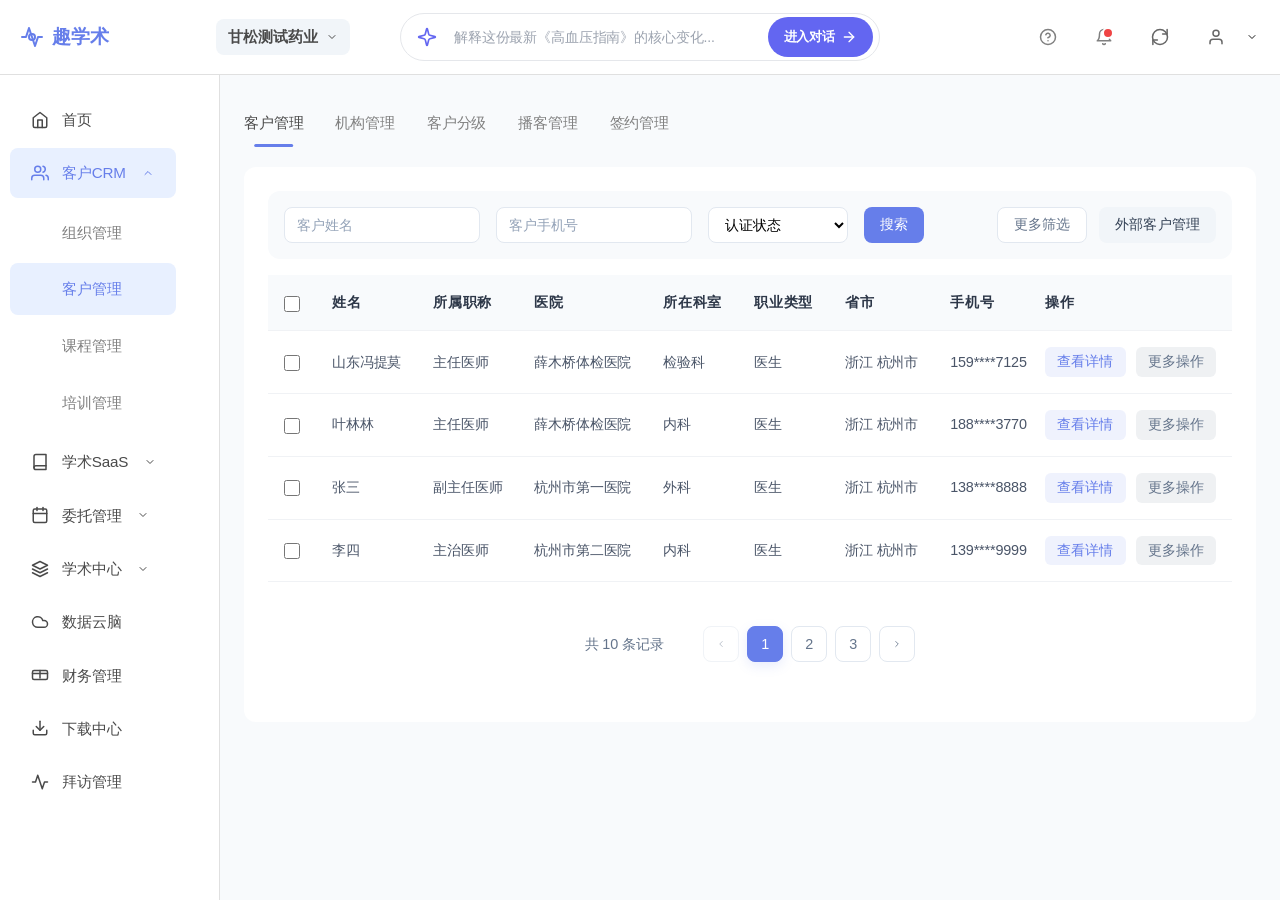
<file: html/customer-management.html>
<!DOCTYPE html>
<html lang="zh-CN">
<head>
    <meta charset="UTF-8">
    <meta name="viewport" content="width=device-width, initial-scale=1.0">
    <title>客户管理 - 趣学术</title>
    <link rel="stylesheet" href="../css/styles.css">
    <link rel="stylesheet" href="../css/customer-management.css">
</head>
<body>
    <!-- 加载公共组件的脚本 -->
    <script>
        // 动态加载公共组件
        async function loadComponents() {
            // 加载顶部导航栏
            const headerResponse = await fetch('components/header.html');
            const headerHtml = await headerResponse.text();
            document.getElementById('header-placeholder').innerHTML = headerHtml;
            
            // 加载左侧侧边栏
            const sidebarResponse = await fetch('components/sidebar.html');
            const sidebarHtml = await sidebarResponse.text();
            document.getElementById('sidebar-placeholder').innerHTML = sidebarHtml;
            
            // 加载完成后，初始化菜单交互
            initializeMenu();
        }
        
        // 页面加载完成后执行
        document.addEventListener('DOMContentLoaded', loadComponents);
    </script>
    
    <!-- 顶部导航栏占位符 -->
    <div id="header-placeholder"></div>

    <!-- 主体布局 -->
    <div class="main-container">
        <!-- 左侧侧边栏占位符 -->
        <div id="sidebar-placeholder"></div>

        <!-- 右侧主要内容区域 -->
        <main class="content-area">
            <!-- 服务类型标签 -->
            <div class="service-tabs">
                <div class="service-tab active">客户管理</div>
                <div class="service-tab">机构管理</div>
                <div class="service-tab">客户分级</div>
                <div class="service-tab">播客管理</div>
                <div class="service-tab">签约管理</div>
            </div>

            <!-- 客户管理内容 -->
            <div class="tab-content active" id="customerManagement">
                <!-- 功能区和客户内容区合并卡片 -->
                <div class="content-card">
                    <!-- 筛选栏 -->
                    <div class="filter-bar">
                        <div class="filter-item">
                            <input type="text" placeholder="客户姓名">
                        </div>
                        <div class="filter-item">
                            <input type="text" placeholder="客户手机号">
                        </div>
                        <div class="filter-item">
                            <select>
                                <option>认证状态</option>
                                <option>已认证</option>
                                <option>未认证</option>
                                <option>认证中</option>
                            </select>
                        </div>

                        <div class="filter-item hidden">
                            <select>
                                <option>职业/职称</option>
                                <option>主任医师</option>
                                <option>副主任医师</option>
                                <option>主治医师</option>
                                <option>住院医师</option>
                                <option>其他</option>
                            </select>
                        </div>
                        <div class="filter-item hidden">
                            <select>
                                <option>机构等级</option>
                                <option>等级1</option>
                                <option>等级2</option>
                                <option>等级3</option>
                                <option>等级4</option>
                                <option>等级5</option>
                            </select>
                        </div>
                        <div class="filter-item hidden">
                            <select>
                                <option>选择科室</option>
                                <option>内科</option>
                                <option>外科</option>
                                <option>妇产科</option>
                                <option>儿科</option>
                                <option>其他</option>
                            </select>
                        </div>
                        
                        <!-- 搜索按钮紧跟在筛选选项之后 -->
                        <button class="search-btn">搜索</button>

                        <div class="action-buttons">
                            <button class="advanced-filter-btn">更多筛选</button>
                            <button class="external-btn">外部客户管理</button>
                        </div>
                    </div>
                    
                    <!-- 批量操作栏 -->
                    <div class="batch-actions" id="batchActionsCustomer">
                        <span class="selected-count" id="selectedCountCustomer">已选择 0 条</span>
                        <button class="batch-btn">批量绑定</button>
                        <button class="batch-btn">批量解绑</button>
                        <button class="batch-btn delete">批量删除</button>
                    </div>
                    
                    <!-- 表格容器 -->
                    <div class="table-container">
                        <!-- 客户列表表格 -->
                        <table class="customer-table">
                            <thead>
                                <tr>
                                    <th class="col-select"><input type="checkbox" class="select-all check-all-input"></th>
                                    <th>姓名</th>
                                    <th>所属职称</th>
                                    <th>医院</th>
                                    <th>所在科室</th>
                                    <th>职业类型</th>
                                    <th>省市</th>
                                    <th>手机号</th>
                                    <th>状态</th>
                                    <th>编码</th>
                                    <th>录入时间</th>
                                    <th>操作</th>
                                </tr>
                            </thead>
                            <tbody>
                                <!-- 客户数据行 -->
                                <tr>
                                    <td><input type="checkbox" class="select-row"></td>
                                    <td>山东冯提莫</td>
                                    <td>主任医师</td>
                                    <td>薛木桥体检医院</td>
                                    <td>检验科</td>
                                    <td>医生</td>
                                    <td>浙江 杭州市</td>
                                    <td>159****7125</td>
                                    <td>
                                        <div class="status-tags">
                                            <span class="status-tag verified">医师<span class="status-icon">✓</span></span>
                                            <span class="status-tag verified">实名<span class="status-icon">✓</span></span>
                                            <span class="status-tag verified">讲者<span class="status-icon">✓</span></span>
                                            <span class="status-tag verified">手机<span class="status-icon">✓</span></span>
                                            <span class="status-tag verified">专家<span class="status-icon">✓</span></span>
                                        </div>
                                    </td>
                                    <td>ABC123456789001</td>
                                    <td>2023-07-27 15:23:55</td>
                                    <td class="action-buttons-cell">
                                        <button class="action-btn view">查看详情</button>
                                        <div class="dropdown">
                                            <button class="action-btn more">更多操作</button>
                                            <div class="dropdown-menu">
                                                <a href="#" class="dropdown-item">编辑编码</a>
                                                <button class="dropdown-item" type="button" onclick="showRecommendExpertModal()">推荐专家</button>
                                                <a href="#" class="dropdown-item">解除绑定</a>
                                            </div>
                                        </div>
                                    </td>
                                </tr>
                                <tr>
                                    <td><input type="checkbox" class="select-row"></td>
                                    <td>叶林林</td>
                                    <td>主任医师</td>
                                    <td>薛木桥体检医院</td>
                                    <td>内科</td>
                                    <td>医生</td>
                                    <td>浙江 杭州市</td>
                                    <td>188****3770</td>
                                    <td>
                                        <div class="status-tags">
                                            <span class="status-tag verified">医师<span class="status-icon">✓</span></span>
                                            <span class="status-tag verified">实名<span class="status-icon">✓</span></span>
                                            <span class="status-tag pending">讲者<span class="status-icon">⏳</span></span>
                                            <span class="status-tag verified">手机<span class="status-icon">✓</span></span>
                                        </div>
                                    </td>
                                    <td>ABC123456789002</td>
                                    <td>2023-07-27 03:26:05</td>
                                    <td class="action-buttons-cell">
                                        <button class="action-btn view">查看详情</button>
                                        <div class="dropdown">
                                            <button class="action-btn more">更多操作</button>
                                            <div class="dropdown-menu">
                                                <a href="#" class="dropdown-item">编辑编码</a>
                                                <button class="dropdown-item" onclick="showRecommendExpertModal()">推荐专家</button>
                                                <a href="#" class="dropdown-item">解除绑定</a>
                                            </div>
                                        </div>
                                    </td>
                                </tr>
                                <!-- 模拟专家审核中的数据 -->
                                <tr>
                                    <td><input type="checkbox" class="select-row"></td>
                                    <td>张三</td>
                                    <td>副主任医师</td>
                                    <td>杭州市第一医院</td>
                                    <td>外科</td>
                                    <td>医生</td>
                                    <td>浙江 杭州市</td>
                                    <td>138****8888</td>
                                    <td>
                                        <div class="status-tags">
                                            <span class="status-tag verified">医师<span class="status-icon">✓</span></span>
                                            <span class="status-tag verified">实名<span class="status-icon">✓</span></span>
                                            <span class="status-tag verified">讲者<span class="status-icon">✓</span></span>
                                            <span class="status-tag verified">手机<span class="status-icon">✓</span></span>
                                            <span class="status-tag pending">专家<span class="status-icon">⏳</span></span>
                                        </div>
                                    </td>
                                    <td>ABC123456789003</td>
                                    <td>2023-07-28 10:15:30</td>
                                    <td class="action-buttons-cell">
                                        <button class="action-btn view">查看详情</button>
                                        <div class="dropdown">
                                            <button class="action-btn more">更多操作</button>
                                            <div class="dropdown-menu">
                                                <a href="#" class="dropdown-item">编辑编码</a>
                                                <button class="dropdown-item" type="button" onclick="showRecommendExpertModal()">推荐专家</button>
                                                <a href="#" class="dropdown-item">解除绑定</a>
                                            </div>
                                        </div>
                                    </td>
                                </tr>
                                <!-- 模拟主治医师数据，无推荐专家资格 -->
                                <tr>
                                    <td><input type="checkbox" class="select-row"></td>
                                    <td>李四</td>
                                    <td>主治医师</td>
                                    <td>杭州市第二医院</td>
                                    <td>内科</td>
                                    <td>医生</td>
                                    <td>浙江 杭州市</td>
                                    <td>139****9999</td>
                                    <td>
                                        <div class="status-tags">
                                            <span class="status-tag verified">医师<span class="status-icon">✓</span></span>
                                            <span class="status-tag verified">实名<span class="status-icon">✓</span></span>
                                            <span class="status-tag pending">讲者<span class="status-icon">⏳</span></span>
                                            <span class="status-tag verified">手机<span class="status-icon">✓</span></span>
                                        </div>
                                    </td>
                                    <td>ABC123456789004</td>
                                    <td>2023-07-29 09:00:00</td>
                                    <td class="action-buttons-cell">
                                        <button class="action-btn view">查看详情</button>
                                        <div class="dropdown">
                                            <button class="action-btn more">更多操作</button>
                                            <div class="dropdown-menu">
                                                <a href="#" class="dropdown-item">编辑编码</a>
                                                <button class="dropdown-item" type="button" onclick="showRecommendExpertModal()">推荐专家</button>
                                                <a href="#" class="dropdown-item">解除绑定</a>
                                            </div>
                                        </div>
                                    </td>
                                </tr>
                                <!-- 更多客户数据行... -->
                            </tbody>
                        </table>
                        
                        <!-- 分页控件 -->
                        <div class="pagination">
                            <div class="pagination-info">
                                共 10 条记录
                            </div>
                            <div class="pagination-buttons">
                                <button class="page-btn" disabled>
                                    <svg width="12" height="12" viewBox="0 0 24 24" fill="none" stroke="currentColor" stroke-width="2" stroke-linecap="round" stroke-linejoin="round">
                                        <polyline points="15 18 9 12 15 6"></polyline>
                                    </svg>
                                </button>
                                <button class="page-btn active">1</button>
                                <button class="page-btn">2</button>
                                <button class="page-btn">3</button>
                                <button class="page-btn">
                                    <svg width="12" height="12" viewBox="0 0 24 24" fill="none" stroke="currentColor" stroke-width="2" stroke-linecap="round" stroke-linejoin="round">
                                        <polyline points="9 18 15 12 9 6"></polyline>
                                    </svg>
                                </button>
                            </div>
                        </div>
                    </div>
                </div>
            </div>

            <!-- 机构管理内容 -->
            <div class="tab-content" id="institutionManagement">
                <!-- 机构管理内容... -->
            </div>
        </main>
    </div>

    <!-- 加载动画 -->
    <div class="loading" id="loading" style="display: none;">
        <div class="loading-spinner"></div>
        <p>AI正在思考...</p>
    </div>

    <!-- 推荐专家弹窗 -->
    <div class="modal" id="recommendExpertModal" style="display: none;">
        <div class="modal-overlay"></div>
        <div class="modal-content">
            <div class="modal-header">
                <h3>推荐专家</h3>
                <button class="modal-close" onclick="closeRecommendExpertModal()">×</button>
            </div>
            <div class="modal-body">
                <p>您确定要推荐该客户为专家吗？</p>
                <p style="color: #64748b; font-size: 0.9rem; margin-top: 12px;">推荐后，平台将进行审核，若认可该专家，后续可针对平台征集的活动内容进行专业质量评审。</p>
            </div>
            <div class="modal-footer">
                <button class="modal-btn cancel" onclick="closeRecommendExpertModal()">取消</button>
                <button class="modal-btn confirm" onclick="confirmRecommendExpert()">确定</button>
            </div>
        </div>
    </div>

    <!-- 公共JS文件 -->
    <script src="../js/menu.js"></script>
    <script src="../js/script.js"></script>
    <script>
        // 推荐专家弹窗功能
        function showRecommendExpertModal() {
            // 获取当前点击的按钮
            const btn = event.target;
            
            // 检查按钮是否为禁用状态
            if (btn.classList.contains('disabled-btn')) {
                // 显示提示信息
                alert(btn.title);
                return;
            }
            
            // 正常显示弹窗
            document.getElementById('recommendExpertModal').style.display = 'flex';
        }

        function closeRecommendExpertModal() {
            document.getElementById('recommendExpertModal').style.display = 'none';
        }

        function confirmRecommendExpert() {
            // 模拟推荐专家的确认操作
            alert('推荐成功！平台将进行审核，若认可该专家，后续可针对平台征集的活动进行专业质量评审。');
            closeRecommendExpertModal();
        }

        // 页面加载完成后执行
        document.addEventListener('DOMContentLoaded', function() {
            // 获取所有数据行
            const rows = document.querySelectorAll('.customer-table tbody tr');
            
            // 控制推荐专家按钮的可用性
            rows.forEach((row, index) => {
                // 获取职称单元格内容
                const titleCell = row.querySelector('td:nth-child(3)');
                const title = titleCell ? titleCell.textContent.trim() : '';
                
                // 获取推荐专家按钮
                const recommendBtn = row.querySelector('.dropdown-item[type="button"]');
                if (!recommendBtn) return;
                
                // 检查是否为专家审核中状态
                const statusTags = row.querySelector('.status-tags');
                const hasPendingExpert = statusTags.querySelector('.status-tag.pending');
                const isExpertPending = hasPendingExpert && hasPendingExpert.textContent.includes('专家');
                
                // 检查职称是否符合要求（副主任医师及以上）
                const qualifiedTitles = ['主任医师', '副主任医师'];
                const isQualified = qualifiedTitles.includes(title);
                
                // 如果专家审核中或职称不符合要求，禁用推荐专家按钮
                if (isExpertPending || !isQualified) {
                    // 移除disabled属性，使用CSS类来模拟禁用状态，以便触发点击事件
                    recommendBtn.removeAttribute('disabled');
                    recommendBtn.classList.add('disabled-btn');
                    
                    // 添加提示信息
                    let tooltipText = '';
                    if (!isQualified) {
                        tooltipText = '只有副主任医师及以上职称才有资格推荐专家';
                    } else if (isExpertPending) {
                        tooltipText = '专家认证审核中，暂不可重复推荐';
                    }
                    
                    recommendBtn.title = tooltipText;
                    

                } else {
                    // 恢复正常状态
                    recommendBtn.classList.remove('disabled-btn');
                    recommendBtn.title = '';
                }
            });
        });
    </script>
</body>
</html>
</file>
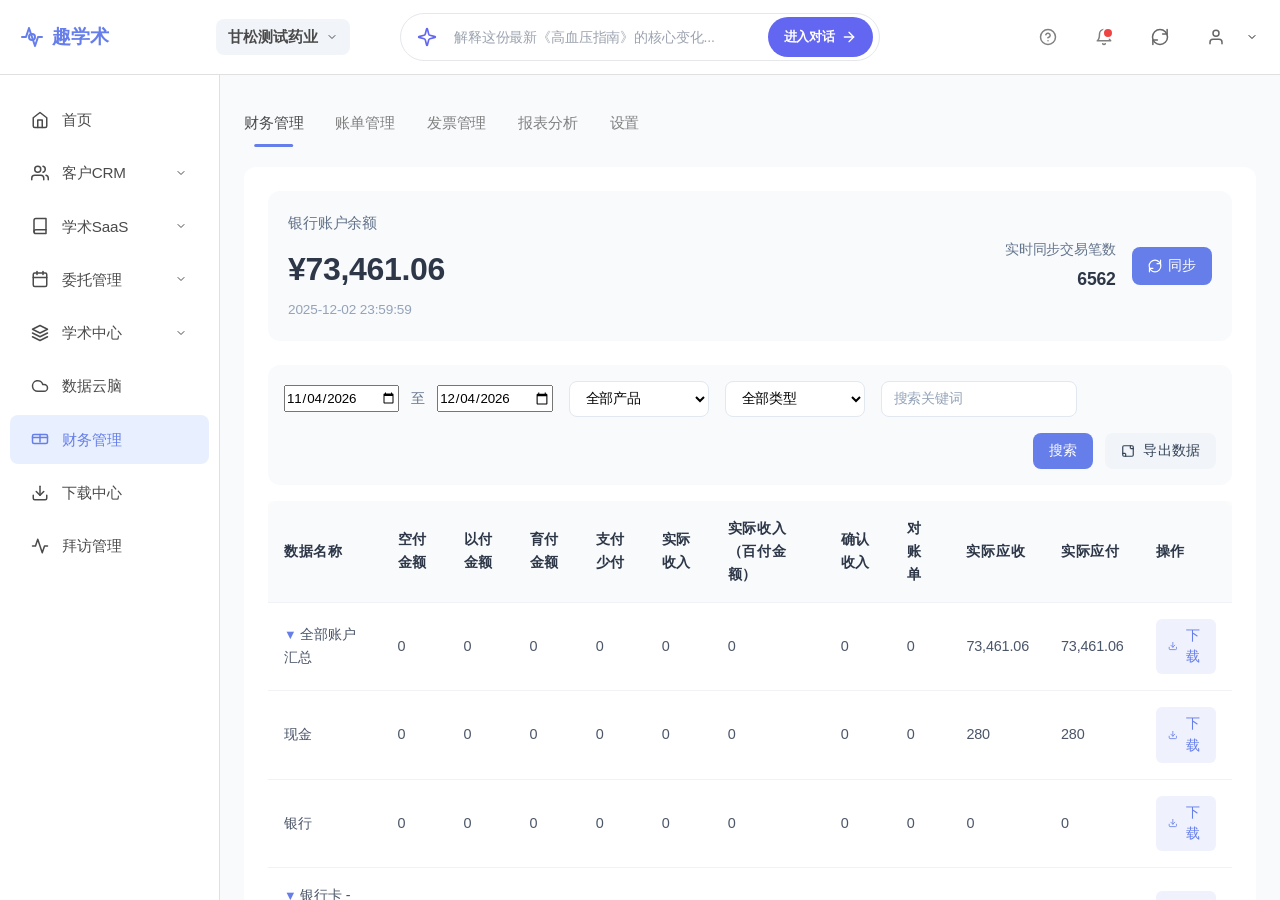
<file: html/finance-management.html>
<!DOCTYPE html>
<html lang="zh-CN">
<head>
    <meta charset="UTF-8">
    <meta name="viewport" content="width=device-width, initial-scale=1.0">
    <title>财务管理 - 趣学术</title>
    <link rel="stylesheet" href="../css/styles.css">
    <link rel="stylesheet" href="../css/finance-management.css">
</head>
<body>
    <!-- 顶部导航栏占位符 -->
    <div id="header-placeholder"></div>

    <!-- 主体布局 -->
    <div class="main-container">
        <!-- 左侧侧边栏占位符 -->
        <div id="sidebar-placeholder"></div>

        <!-- 右侧主要内容区域 -->
        <main class="content-area">
            <!-- 服务类型标签 -->
            <div class="service-tabs">
                <div class="service-tab active">财务管理</div>
                <div class="service-tab">账单管理</div>
                <div class="service-tab">发票管理</div>
                <div class="service-tab">报表分析</div>
                <div class="service-tab">设置</div>
            </div>

            <!-- 财务管理内容 -->
            <div class="tab-content active" id="financeManagement">
                <!-- 功能区和财务内容区合并卡片 -->
                <div class="content-card">
                    <!-- 财务概览 -->
                    <div class="finance-overview">
                        <div class="balance-section">
                            <div class="balance-label">银行账户余额</div>
                            <div class="balance-amount">¥73,461.06</div>
                            <div class="balance-date">2025-12-02 23:59:59</div>
                        </div>
                        <div class="sync-section">
                            <div class="sync-info">
                                <div class="sync-label">实时同步交易笔数</div>
                                <div class="sync-value">6562</div>
                            </div>
                            <button class="sync-btn">
                                <svg width="14" height="14" viewBox="0 0 24 24" fill="none" stroke="currentColor" stroke-width="2" stroke-linecap="round" stroke-linejoin="round">
                                    <path d="M21.5 2v6h-6M2.5 22v-6h6"></path>
                                    <path d="M2 12a10 10 0 0 0 20 0 10 10 0 0 0-20 0z"></path>
                                </svg>
                                同步
                            </button>
                        </div>
                    </div>
                    
                    <!-- 筛选栏 -->
                    <div class="filter-bar">
                        <div class="date-range">
                            <input type="date" value="2023-11-01">
                            <span>至</span>
                            <input type="date" value="2023-11-30">
                        </div>
                        <div class="filter-item">
                            <select>
                                <option>全部产品</option>
                                <option>产品A</option>
                                <option>产品B</option>
                                <option>产品C</option>
                            </select>
                        </div>
                        <div class="filter-item">
                            <select>
                                <option>全部类型</option>
                                <option>收入</option>
                                <option>支出</option>
                            </select>
                        </div>
                        <div class="filter-item">
                            <input type="text" placeholder="搜索关键词">
                        </div>
                        
                        <div class="action-buttons">
                            <button class="search-btn">搜索</button>
                            <button class="external-btn">
                                <svg width="14" height="14" viewBox="0 0 24 24" fill="none" stroke="currentColor" stroke-width="2" stroke-linecap="round" stroke-linejoin="round">
                                    <rect x="3" y="3" width="18" height="18" rx="2" ry="2"></rect>
                                    <path d="M16 3v4"></path>
                                    <path d="M8 21v-4"></path>
                                    <path d="M3 16h4"></path>
                                    <path d="M21 8h-4"></path>
                                </svg>
                                导出数据
                            </button>
                        </div>
                    </div>
                    
                    <!-- 表格容器 -->
                    <div class="table-container">
                        <!-- 财务数据表格 -->
                        <table class="finance-table">
                            <thead>
                                <tr>
                                    <th>数据名称</th>
                                    <th>空付金额</th>
                                    <th>以付金额</th>
                                    <th>育付金额</th>
                                    <th>支付少付</th>
                                    <th>实际收入</th>
                                    <th>实际收入（百付金额）</th>
                                    <th>确认收入</th>
                                    <th>对账单</th>
                                    <th>实际应收</th>
                                    <th>实际应付</th>
                                    <th>操作</th>
                                </tr>
                            </thead>
                            <tbody>
                                <!-- 数据行 -->
                                <tr>
                                    <td>
                                        <span class="collapse-indicator" onclick="toggleRow(this)">▼</span>
                                        全部账户汇总
                                    </td>
                                    <td>0</td>
                                    <td>0</td>
                                    <td>0</td>
                                    <td>0</td>
                                    <td>0</td>
                                    <td>0</td>
                                    <td>0</td>
                                    <td>0</td>
                                    <td>73,461.06</td>
                                    <td>73,461.06</td>
                                    <td>
                                        <button class="download-btn">
                                            <svg width="12" height="12" viewBox="0 0 24 24" fill="none" stroke="currentColor" stroke-width="2" stroke-linecap="round" stroke-linejoin="round">
                                                <path d="M21 15v4a2 2 0 0 1-2 2H5a2 2 0 0 1-2-2v-4"></path>
                                                <polyline points="7 10 12 15 17 10"></polyline>
                                                <line x1="12" y1="15" x2="12" y2="3"></line>
                                            </svg>
                                            下载
                                        </button>
                                    </td>
                                </tr>
                                <tr class="collapse-row">
                                    <td colspan="12">
                                        <div style="padding-left: 24px;">账户详情信息</div>
                                    </td>
                                </tr>
                                
                                <tr>
                                    <td>现金</td>
                                    <td>0</td>
                                    <td>0</td>
                                    <td>0</td>
                                    <td>0</td>
                                    <td>0</td>
                                    <td>0</td>
                                    <td>0</td>
                                    <td>0</td>
                                    <td>280</td>
                                    <td>280</td>
                                    <td>
                                        <button class="download-btn">
                                            <svg width="12" height="12" viewBox="0 0 24 24" fill="none" stroke="currentColor" stroke-width="2" stroke-linecap="round" stroke-linejoin="round">
                                                <path d="M21 15v4a2 2 0 0 1-2 2H5a2 2 0 0 1-2-2v-4"></path>
                                                <polyline points="7 10 12 15 17 10"></polyline>
                                                <line x1="12" y1="15" x2="12" y2="3"></line>
                                            </svg>
                                            下载
                                        </button>
                                    </td>
                                </tr>
                                
                                <tr>
                                    <td>银行</td>
                                    <td>0</td>
                                    <td>0</td>
                                    <td>0</td>
                                    <td>0</td>
                                    <td>0</td>
                                    <td>0</td>
                                    <td>0</td>
                                    <td>0</td>
                                    <td>0</td>
                                    <td>0</td>
                                    <td>
                                        <button class="download-btn">
                                            <svg width="12" height="12" viewBox="0 0 24 24" fill="none" stroke="currentColor" stroke-width="2" stroke-linecap="round" stroke-linejoin="round">
                                                <path d="M21 15v4a2 2 0 0 1-2 2H5a2 2 0 0 1-2-2v-4"></path>
                                                <polyline points="7 10 12 15 17 10"></polyline>
                                                <line x1="12" y1="15" x2="12" y2="3"></line>
                                            </svg>
                                            下载
                                        </button>
                                    </td>
                                </tr>
                                
                                <tr>
                                    <td>
                                        <span class="collapse-indicator" onclick="toggleRow(this)">▼</span>
                                        银行卡 - 工商银行(对公)
                                    </td>
                                    <td>0</td>
                                    <td>0</td>
                                    <td>0</td>
                                    <td>0</td>
                                    <td>0</td>
                                    <td>0</td>
                                    <td>0</td>
                                    <td>0</td>
                                    <td>50</td>
                                    <td>50</td>
                                    <td>
                                        <button class="download-btn">
                                            <svg width="12" height="12" viewBox="0 0 24 24" fill="none" stroke="currentColor" stroke-width="2" stroke-linecap="round" stroke-linejoin="round">
                                                <path d="M21 15v4a2 2 0 0 1-2 2H5a2 2 0 0 1-2-2v-4"></path>
                                                <polyline points="7 10 12 15 17 10"></polyline>
                                                <line x1="12" y1="15" x2="12" y2="3"></line>
                                            </svg>
                                            下载
                                        </button>
                                    </td>
                                </tr>
                                <tr class="collapse-row">
                                    <td colspan="12">
                                        <div style="padding-left: 24px;">银行卡详情信息</div>
                                    </td>
                                </tr>
                                
                                <tr>
                                    <td>银行卡 - 工商银行(对私)</td>
                                    <td>0</td>
                                    <td>0</td>
                                    <td>0</td>
                                    <td>0</td>
                                    <td>0</td>
                                    <td>0</td>
                                    <td>0</td>
                                    <td>0</td>
                                    <td>0</td>
                                    <td>0</td>
                                    <td>
                                        <button class="download-btn">
                                            <svg width="12" height="12" viewBox="0 0 24 24" fill="none" stroke="currentColor" stroke-width="2" stroke-linecap="round" stroke-linejoin="round">
                                                <path d="M21 15v4a2 2 0 0 1-2 2H5a2 2 0 0 1-2-2v-4"></path>
                                                <polyline points="7 10 12 15 17 10"></polyline>
                                                <line x1="12" y1="15" x2="12" y2="3"></line>
                                            </svg>
                                            下载
                                        </button>
                                    </td>
                                </tr>
                                
                                <tr>
                                    <td>支付宝</td>
                                    <td>0</td>
                                    <td>0</td>
                                    <td>0</td>
                                    <td>0</td>
                                    <td>0</td>
                                    <td>0</td>
                                    <td>0</td>
                                    <td>0</td>
                                    <td>1</td>
                                    <td>1</td>
                                    <td>
                                        <button class="download-btn">
                                            <svg width="12" height="12" viewBox="0 0 24 24" fill="none" stroke="currentColor" stroke-width="2" stroke-linecap="round" stroke-linejoin="round">
                                                <path d="M21 15v4a2 2 0 0 1-2 2H5a2 2 0 0 1-2-2v-4"></path>
                                                <polyline points="7 10 12 15 17 10"></polyline>
                                                <line x1="12" y1="15" x2="12" y2="3"></line>
                                            </svg>
                                            下载
                                        </button>
                                    </td>
                                </tr>
                                
                                <tr>
                                    <td>微信支付</td>
                                    <td>0</td>
                                    <td>0</td>
                                    <td>0</td>
                                    <td>0</td>
                                    <td>0</td>
                                    <td>0</td>
                                    <td>0</td>
                                    <td>0</td>
                                    <td>0</td>
                                    <td>0</td>
                                    <td>
                                        <button class="download-btn">
                                            <svg width="12" height="12" viewBox="0 0 24 24" fill="none" stroke="currentColor" stroke-width="2" stroke-linecap="round" stroke-linejoin="round">
                                                <path d="M21 15v4a2 2 0 0 1-2 2H5a2 2 0 0 1-2-2v-4"></path>
                                                <polyline points="7 10 12 15 17 10"></polyline>
                                                <line x1="12" y1="15" x2="12" y2="3"></line>
                                            </svg>
                                            下载
                                        </button>
                                    </td>
                                </tr>
                            </tbody>
                        </table>
                        
                        <!-- 分页控件 -->
                        <div class="pagination">
                            <div class="pagination-info">
                                共 10 条记录
                            </div>
                            <div class="pagination-buttons">
                                <button class="page-btn" disabled>
                                    <svg width="12" height="12" viewBox="0 0 24 24" fill="none" stroke="currentColor" stroke-width="2" stroke-linecap="round" stroke-linejoin="round">
                                        <polyline points="15 18 9 12 15 6"></polyline>
                                    </svg>
                                </button>
                                <button class="page-btn active">1</button>
                                <button class="page-btn">2</button>
                                <button class="page-btn">3</button>
                                <button class="page-btn">
                                    <svg width="12" height="12" viewBox="0 0 24 24" fill="none" stroke="currentColor" stroke-width="2" stroke-linecap="round" stroke-linejoin="round">
                                        <polyline points="9 18 15 12 9 6"></polyline>
                                    </svg>
                                </button>
                            </div>
                        </div>
                    </div>
                </div>
            </div>
        </main>
    </div>

    <script>
        // 折叠行切换功能
        function toggleRow(indicator) {
            const row = indicator.closest('tr');
            const nextRow = row.nextElementSibling;
            
            if (nextRow && nextRow.classList.contains('collapse-row')) {
                if (nextRow.classList.contains('collapsed')) {
                    nextRow.classList.remove('collapsed');
                    indicator.textContent = '▼';
                } else {
                    nextRow.classList.add('collapsed');
                    indicator.textContent = '▶';
                }
            }
        }
        
        // 初始化折叠行
        document.addEventListener('DOMContentLoaded', function() {
            const collapseRows = document.querySelectorAll('.collapse-row');
            collapseRows.forEach(row => {
                row.classList.add('collapsed');
            });
            
            // 设置默认日期范围
            const today = new Date();
            const lastMonth = new Date(today.getFullYear(), today.getMonth() - 1, today.getDate());
            
            const formatDate = (date) => {
                return date.toISOString().split('T')[0];
            };
            
            const dateInputs = document.querySelectorAll('input[type="date"]');
            if (dateInputs.length >= 2) {
                dateInputs[0].value = formatDate(lastMonth);
                dateInputs[1].value = formatDate(today);
            }
        });
        
        // 服务标签切换功能
        const serviceTabs = document.querySelectorAll('.service-tab');
        const tabContents = document.querySelectorAll('.tab-content');
        
        serviceTabs.forEach(tab => {
            tab.addEventListener('click', () => {
                // 移除所有激活状态
                serviceTabs.forEach(t => t.classList.remove('active'));
                tabContents.forEach(content => content.classList.remove('active'));
                
                // 添加当前激活状态
                tab.classList.add('active');
                
                // 显示对应的内容
                const tabId = tab.textContent.trim();
                if (tabId === '财务管理') {
                    document.getElementById('financeManagement').classList.add('active');
                }
            });
        });
    </script>
    <script src="../js/script.js?v=1"></script>
    <script src="../js/menu.js?v=1"></script>
    <script>
        async function loadComponents() {
            const headerResponse = await fetch('components/header.html');
            const headerHtml = await headerResponse.text();
            document.getElementById('header-placeholder').innerHTML = headerHtml;
            const sidebarResponse = await fetch('components/sidebar.html');
            const sidebarHtml = await sidebarResponse.text();
            document.getElementById('sidebar-placeholder').innerHTML = sidebarHtml;
            initializeMenu();
        }
        window.addEventListener('DOMContentLoaded', loadComponents);
    </script>
</body>
</html>
</file>
<file: css/styles.css>
/* 全局样式重置 */
* {
    margin: 0;
    padding: 0;
    box-sizing: border-box;
}

/* 移除所有元素的默认焦点样式 */
*:focus,
*:active {
    outline: none !important;
    box-shadow: none !important;
}

/* 确保a标签没有默认焦点样式 */
a:focus,
a:active {
    outline: none !important;
    box-shadow: none !important;
}

/* 确保span元素没有默认焦点样式 */
span:focus,
span:active {
    outline: none !important;
    box-shadow: none !important;
}

/* 确保div元素没有默认焦点样式 */
div:focus,
div:active {
    outline: none !important;
    box-shadow: none !important;
}

/* 确保button元素没有默认焦点样式 */
button:focus,
button:active {
    outline: none !important;
    box-shadow: none !important;
}

/* 设计系统 - 颜色 */
:root {
    /* 主色调 - 增强渐变效果 */
    --primary-color: #667eea;
    --primary-hover: #5a6fd8;
    --primary-light: #e8f0ff;
    --primary-lighter: #f0f4ff;
    --primary-gradient: linear-gradient(135deg, #667eea 0%, #764ba2 100%);
    --primary-gradient-light: linear-gradient(135deg, #e8f0ff 0%, #f0f4ff 100%);
    
    /* 辅助色 */
    --accent-color: #f093fb;
    --accent-gradient: linear-gradient(135deg, #f093fb 0%, #f5576c 100%);
    --success-color: #4ade80;
    --warning-color: #fbbf24;
    --error-color: #ef4444;
    
    /* 文本颜色 - 确保良好对比度 */
    --text-primary: #1a1a1a;
    --text-secondary: #4a4a4a;
    --text-tertiary: #808080;
    --text-disabled: #b0b0b0;
    --text-gradient: linear-gradient(135deg, var(--primary-color) 0%, var(--accent-color) 100%);
    
    /* 边框颜色 */
    --border-color: #e0e0e0;
    --border-light: #f0f0f0;
    --border-dark: #d0d0d0;
    --border-gradient: linear-gradient(135deg, var(--border-light) 0%, var(--border-dark) 100%);
    
    /* 背景颜色 */
    --background-primary: #ffffff;
    --background-secondary: #f8fafc;
    --background-tertiary: #f1f5f9;
    --background-gradient: linear-gradient(135deg, var(--background-primary) 0%, var(--background-secondary) 100%);
    --background-gradient-dark: linear-gradient(135deg, #0f172a 0%, #1e293b 100%);
    
    /* 聊天消息颜色 */
    --ai-message-bg: #f0f4ff;
    --user-message-bg: #667eea;
    --ai-message-text: #1a1a1a;
    --user-message-text: #ffffff;
    --ai-message-gradient: linear-gradient(135deg, #f0f4ff 0%, #e0f2fe 100%);
    --user-message-gradient: linear-gradient(135deg, var(--primary-color) 0%, var(--primary-hover) 100%);
    
    /* 阴影效果 */
    --shadow-sm: 0 1px 3px rgba(0, 0, 0, 0.08);
    --shadow-md: 0 4px 12px rgba(0, 0, 0, 0.12);
    --shadow-lg: 0 8px 24px rgba(0, 0, 0, 0.16);
    --shadow-glow: 0 0 20px rgba(102, 126, 234, 0.2);
    
    /* 圆角 */
    --radius-sm: 6px;
    --radius-md: 8px;
    --radius-lg: 12px;
    --radius-xl: 24px;
    --radius-full: 9999px;
    
    /* 间距 */
    --spacing-xs: 4px;
    --spacing-sm: 8px;
    --spacing-md: 16px;
    --spacing-lg: 24px;
    --spacing-xl: 32px;
    
    /* 字体 */
    --font-size-xs: 0.75rem;
    --font-size-sm: 0.875rem;
    --font-size-base: 1rem;
    --font-size-lg: 1.125rem;
    --font-size-xl: 1.25rem;
    --font-weight-normal: 400;
    --font-weight-medium: 500;
    --font-weight-semibold: 600;
    --font-weight-bold: 700;
    
    /* 行高 */
    --line-height-tight: 1.4;
    --line-height-normal: 1.6;
    --line-height-relaxed: 1.8;
}

body {
    font-family: -apple-system, BlinkMacSystemFont, 'Segoe UI', Roboto, 'Helvetica Neue', Arial, sans-serif;
    line-height: var(--line-height-normal);
    color: var(--text-primary);
    background-color: var(--background-secondary);
    height: 100vh;
    overflow: hidden;
    -webkit-font-smoothing: antialiased;
    -moz-osx-font-smoothing: grayscale;
    font-weight: var(--font-weight-normal);
}

/* 全局表格样式 - 确保垂直居中 */
table {
    border-collapse: collapse;
}

table th,
table td {
    vertical-align: middle;
}

/* 全局复选框样式 - 确保垂直居中 */
input[type="checkbox"] {
    vertical-align: middle;
    margin: 0;
}

/* 统一所有文本元素的字体样式 */
p, span, div, a, button, input, select, textarea {
    font-family: inherit;
    font-weight: inherit;
    line-height: inherit;
    letter-spacing: -0.01em;
}

/* 优化标题样式 */
h1, h2, h3, h4, h5, h6 {
    font-weight: var(--font-weight-semibold);
    line-height: var(--line-height-tight);
    color: var(--text-primary);
    margin: 0;
    letter-spacing: -0.02em;
}

h1 {
    font-size: 2rem;
    font-weight: var(--font-weight-bold);
}

h2 {
    font-size: 1.75rem;
    font-weight: var(--font-weight-bold);
}

h3 {
    font-size: 1.5rem;
}

h4 {
    font-size: 1.25rem;
}

h5 {
    font-size: 1.125rem;
}

h6 {
    font-size: 1rem;
}

/* 优化正文文本样式 */
p {
    font-size: var(--font-size-base);
    line-height: var(--line-height-relaxed);
    color: var(--text-primary);
    margin: 0 0 var(--spacing-md) 0;
}

/* 优化链接样式 */
a {
    color: var(--primary-color);
    text-decoration: none;
    transition: all 0.2s ease;
    font-weight: var(--font-weight-medium);
}

a:hover {
    color: var(--primary-hover);
    text-decoration: underline;
    text-underline-offset: 3px;
}

/* 优化按钮文本样式 */
button {
    font-weight: var(--font-weight-medium);
    letter-spacing: 0.01em;
}

/* 优化历史记录标题样式 */
.history-title {
    font-size: var(--font-size-sm);
    color: var(--text-primary);
    font-weight: var(--font-weight-medium);
    flex: 1;
    white-space: nowrap;
    overflow: hidden;
    text-overflow: ellipsis;
    letter-spacing: -0.01em;
}

/* 优化历史记录日期样式 */
.history-date {
    font-size: var(--font-size-xs);
    color: var(--text-tertiary);
    white-space: nowrap;
    font-weight: var(--font-weight-normal);
}

/* 优化AI建议问题文本样式 */
.suggestion-item {
    font-size: var(--font-size-sm);
    color: var(--text-secondary);
    font-weight: var(--font-weight-normal);
    letter-spacing: -0.01em;
}

/* 优化消息内容文本样式 */
.message-content {
    font-size: var(--font-size-base);
    line-height: var(--line-height-relaxed);
    letter-spacing: -0.01em;
}

/* 优化输入框文本样式 */
#userInput {
    font-size: var(--font-size-base);
    letter-spacing: -0.01em;
}

/* 优化深度思考文本样式 */
.deep-thinking {
    font-size: var(--font-size-sm);
    color: var(--text-secondary);
    font-weight: var(--font-weight-normal);
    letter-spacing: -0.01em;
}

/* 顶部导航栏 */
.top-header {
    height: 75px;
    background-color: white;
    border-bottom: 1px solid #e0e0e0;
    display: flex;
    justify-content: space-between;
    align-items: center;
    padding: 0 20px;
    box-shadow: none;
    z-index: 100;
    position: relative;
}

/* 确保header中所有元素及其子元素都不会显示焦点样式 */
.top-header *,
.top-header *:focus,
.top-header *:active,
.top-header *:focus-within {
    outline: none !important;
    -webkit-tap-highlight-color: transparent !important;
    -moz-tap-highlight-color: transparent !important;
    tap-highlight-color: transparent !important;
}

/* 确保下拉菜单的样式不被全局重置覆盖 */
.top-header .user-dropdown-menu,
.top-header .user-dropdown-menu * {
    background-color: white !important;
    border: 1px solid #f0f0f0 !important;
    box-shadow: 0 2px 8px rgba(0, 0, 0, 0.08) !important;
}

/* 确保下拉菜单项的背景色可以正常变化 */
.top-header .user-dropdown-menu .dropdown-item {
    background-color: transparent !important;
    border: none !important;
    box-shadow: none !important;
}

.top-header .user-dropdown-menu .dropdown-item:hover,
.top-header .user-dropdown-menu .dropdown-item:active {
    background-color: #f8f9fa !important;
    border: none !important;
    box-shadow: none !important;
}

/* 确保header中的a标签不会显示焦点样式 */
.top-header a,
.top-header a:focus,
.top-header a:active {
    outline: none !important;
    box-shadow: none !important;
    -webkit-tap-highlight-color: transparent !important;
    -moz-tap-highlight-color: transparent !important;
    tap-highlight-color: transparent !important;
}

/* 为AI入口按钮设置边框，覆盖top-header a的样式 */
.top-header .ai-entry-button {
    border: 1px solid var(--ai-border) !important;
}

/* 确保header中的span标签不会显示焦点样式 */
.top-header span,
.top-header span:focus,
.top-header span:active {
    outline: none !important;
    box-shadow: none !important;
    border: none !important;
    -webkit-tap-highlight-color: transparent !important;
    -moz-tap-highlight-color: transparent !important;
    tap-highlight-color: transparent !important;
}

/* 确保header中的div标签不会显示焦点样式 */
.top-header div,
.top-header div:focus,
.top-header div:active {
    outline: none !important;
    box-shadow: none !important;
    border: none !important;
    -webkit-tap-highlight-color: transparent !important;
    -moz-tap-highlight-color: transparent !important;
    tap-highlight-color: transparent !important;
}

/* 确保header中的svg标签不会显示焦点样式 */
.top-header svg,
.top-header svg:focus,
.top-header svg:active {
    outline: none !important;
    box-shadow: none !important;
    border: none !important;
    -webkit-tap-highlight-color: transparent !important;
    -moz-tap-highlight-color: transparent !important;
    tap-highlight-color: transparent !important;
}

/* 确保header中的input标签不会显示焦点样式 */
.top-header input,
.top-header input:focus,
.top-header input:active {
    outline: none !important;
    box-shadow: none !important;
    border: none !important;
    -webkit-tap-highlight-color: transparent !important;
    -moz-tap-highlight-color: transparent !important;
    tap-highlight-color: transparent !important;
}

.header-left {
    display: flex;
    align-items: center;
    gap: 20px;
    flex-shrink: 0;
}

/* 组织信息样式 */
.organization-info {
    display: flex;
    align-items: center;
    gap: 8px;
    font-size: 0.95rem;
    color: #4a4a4a;
    font-weight: 500;
    padding: 6px 12px;
    background-color: #f1f5f9;
    border-radius: 8px;
    border: 1px solid #e2e8f0;
    cursor: pointer;
    transition: all 0.3s ease;
    margin-left: 98px;
}

.organization-info:hover {
    background-color: #e2e8f0;
    border-color: #667eea;
    color: #667eea;
}

.organization-info .org-name {
    font-weight: 600;
}

.organization-info .org-dropdown {
    width: 12px;
    height: 12px;
    stroke: currentColor;
    transition: transform 0.3s ease;
}

.organization-info:hover .org-dropdown {
    transform: rotate(180deg);
}

.logo {
    display: flex;
    align-items: center;
    gap: 8px;
    font-weight: 700;
    font-size: 1.2rem;
    color: #667eea;
    flex-shrink: 0;
}

.logo-icon {
    display: flex;
    align-items: center;
    justify-content: center;
    line-height: 1;
}

.logo-icon svg {
    vertical-align: middle;
    align-self: center;
}

.user-info {
    font-size: 0.95rem;
    color: #666;
    margin-left: 10px;
}

.user-role {
    font-weight: 500;
}

.header-right {
    display: flex;
    align-items: center;
    gap: 20px;
    flex: 1;
    justify-content: flex-end;
    min-width: 0;
}

.notification {
    display: flex;
    align-items: center;
    gap: 6px;
    font-size: 0.85rem;
    color: #ff6b6b;
    font-weight: 500;
}

.notification-icon {
    font-size: 1rem;
}

/* 刷新按钮样式 */
.refresh-btn {
    width: 36px;
    height: 36px;
    display: flex;
    align-items: center;
    justify-content: center;
    border-radius: 50%;
    cursor: pointer;
    transition: all 0.3s ease;
    background-color: transparent;
    border: none;
}

.refresh-btn:hover {
    background-color: rgba(102, 126, 234, 0.1);
    transform: rotate(180deg);
}

.refresh-btn svg {
    stroke: #666;
    transition: all 0.3s ease;
}

.refresh-btn:hover svg {
    stroke: #667eea;
}

/* 图标容器基础样式 */
.icon-container {
    display: flex;
    align-items: center;
    justify-content: center;
    width: 36px;
    height: 36px;
    border-radius: var(--radius-full);
    cursor: pointer;
    transition: all 0.2s cubic-bezier(0.4, 0, 0.2, 1);
    background-color: transparent;
    border: none;
    flex-shrink: 0;
}

.icon-container:hover {
    background-color: rgba(102, 126, 234, 0.1);
    transform: scale(1.05);
}

.icon-container:active {
    transform: scale(0.95);
}

/* 统一图标样式 */
.icon-container svg {
    width: 18px;
    height: 18px;
    stroke: var(--text-tertiary);
    fill: none;
    stroke-width: 2;
    stroke-linecap: round;
    stroke-linejoin: round;
    transition: all 0.2s cubic-bezier(0.4, 0, 0.2, 1);
}

.icon-container:hover svg {
    stroke: var(--primary-color);
    transform: scale(1.1);
}

/* 个人中心样式 */
.user-center {
    position: relative;
    display: flex;
    align-items: center;
    gap: 0;
}

/* 通知样式优化 */
.notification {
    display: flex;
    align-items: center;
    justify-content: center;
    width: 36px;
    height: 36px;
    border-radius: var(--radius-full);
    cursor: pointer;
    transition: all 0.2s cubic-bezier(0.4, 0, 0.2, 1);
    background-color: transparent;
    margin-right: 0;
    position: relative;
}

.notification::after {
    content: '';
    position: absolute;
    top: 8px;
    right: 8px;
    width: 8px;
    height: 8px;
    background-color: var(--error-color);
    border-radius: var(--radius-full);
    border: 2px solid var(--background-primary);
    animation: pulse 2s infinite;
}

@keyframes pulse {
    0%, 100% {
        opacity: 1;
        transform: scale(1);
    }
    50% {
        opacity: 0.5;
        transform: scale(1.2);
    }
}

.notification:hover {
    background-color: rgba(102, 126, 234, 0.1);
    transform: scale(1.05);
}

.notification-icon {
    display: flex;
    align-items: center;
    justify-content: center;
}

.notification-icon svg {
    width: 18px;
    height: 18px;
    stroke: var(--text-tertiary);
    transition: all 0.2s cubic-bezier(0.4, 0, 0.2, 1);
}

.notification:hover .notification-icon svg {
    stroke: var(--primary-color);
    transform: scale(1.1);
}

.notification-text {
    display: none;
}

/* 刷新图标优化 */
.refresh-btn {
    width: 36px;
    height: 36px;
    display: flex;
    align-items: center;
    justify-content: center;
    border-radius: 50%;
    cursor: pointer;
    transition: all 0.3s ease;
    background-color: transparent;
    border: none;
    margin-right: 0;
}

.refresh-btn:hover {
    background-color: rgba(102, 126, 234, 0.1);
    transform: rotate(180deg);
}

.refresh-btn svg {
    stroke: #666;
    transition: all 0.3s ease;
    width: 18px;
    height: 18px;
}

.refresh-btn:hover svg {
    stroke: #667eea;
}

.user-info-dropdown {
    position: relative;
    cursor: pointer;
    display: flex;
    align-items: center;
}

.user-avatar {
    display: flex;
    align-items: center;
    gap: 8px;
    padding: 0;
    border-radius: 0;
    transition: all 0.3s ease;
    background-color: transparent !important;
    border: none !important;
    box-shadow: none !important;
    outline: none !important;
    user-select: none;
    -webkit-user-select: none;
    -moz-user-select: none;
    -ms-user-select: none;
}

.user-avatar:hover {
    background-color: transparent !important;
    transform: translateY(0);
}

.user-avatar:active {
    background-color: transparent !important;
    outline: none !important;
    box-shadow: none !important;
    border: none !important;
}

.user-avatar:focus {
    background-color: transparent !important;
    outline: none !important;
    box-shadow: none !important;
    border: none !important;
}

.user-avatar:focus-within {
    background-color: transparent !important;
    outline: none !important;
    box-shadow: none !important;
    border: none !important;
}

/* 确保avatar内部元素也没有焦点样式 */
.avatar:focus,
.avatar:active {
    outline: none !important;
    background-color: transparent !important;
    box-shadow: none !important;
    border: none !important;
}

.dropdown-icon:focus,
.dropdown-icon:active {
    outline: none !important;
    background-color: transparent !important;
    box-shadow: none !important;
    border: none !important;
}

.dropdown-icon svg:focus,
.dropdown-icon svg:active {
    outline: none !important;
    background-color: transparent !important;
    box-shadow: none !important;
    border: none !important;
}

.avatar {
    width: 36px;
    height: 36px;
    background-color: transparent;
    color: #666;
    border-radius: 50%;
    display: flex;
    align-items: center;
    justify-content: center;
    flex-shrink: 0;
    box-shadow: none;
    transition: all 0.3s ease;
    border: none;
    padding: 0;
}

.user-avatar:hover .avatar {
    box-shadow: 0 2px 8px rgba(102, 126, 234, 0.3);
    transform: scale(1.05);
}

.user-details {
    display: flex;
    flex-direction: column;
    align-items: flex-start;
    gap: 1px;
}

.user-role {
    font-size: 0.95rem;
    color: #666;
    line-height: 1.4;
    font-smooth: antialiased;
    -webkit-font-smoothing: antialiased;
    -moz-osx-font-smoothing: grayscale;
}

.user-name {
    font-size: 0.85rem;
    color: #333;
    font-weight: 600;
    line-height: 1;
}

.dropdown-icon {
    display: flex;
    align-items: center;
    justify-content: center;
    transition: all 0.3s ease;
    margin-left: 2px;
}

.dropdown-icon svg {
    stroke: #999;
    transition: all 0.3s ease;
    width: 10px;
    height: 10px;
}

.user-avatar:hover .dropdown-icon svg {
    stroke: #667eea;
    transform: rotate(180deg);
}

/* 下拉菜单样式优化 */
.user-dropdown-menu {
    position: absolute;
    top: 100%;
    right: 0;
    margin-top: 8px;
    background-color: white;
    border: 1px solid #f0f0f0;
    border-radius: 8px;
    box-shadow: 0 2px 8px rgba(0, 0, 0, 0.08);
    min-width: auto;
    width: auto;
    white-space: nowrap;
    z-index: 1000;
    overflow: hidden;
    animation: dropdownFadeIn 0.2s ease;
}

@keyframes dropdownFadeIn {
    from {
        opacity: 0;
        transform: translateY(-8px) scale(0.98);
    }
    to {
        opacity: 1;
        transform: translateY(0) scale(1);
    }
}

.dropdown-item {
    padding: 12px 16px;
    font-size: 0.9rem;
    color: #495057;
    cursor: pointer;
    transition: all 0.3s ease;
    display: flex;
    align-items: center;
    gap: 8px;
}

.dropdown-item:hover,
.dropdown-item:active {
    background-color: #f8f9fa;
    color: #667eea;
    padding-left: 20px;
}

.dropdown-item:not(:last-child) {
    border-bottom: 1px solid #f8f9fa;
}

/* 退出登录按钮样式 */
.dropdown-item.logout {
    color: #ff6b6b;
}

.dropdown-item.logout:hover,
.dropdown-item.logout:active {
    color: #ff6b6b;
    background-color: rgba(255, 107, 107, 0.08);
}

/* 主体布局 */
.main-container {
    display: flex;
    height: calc(100vh - 75px);
    overflow: hidden;
}

/* 操作栏样式 */
.action-bar {
    display: flex;
    justify-content: flex-end;
    margin-bottom: 20px;
}

.create-btn {
    display: flex;
    align-items: center;
    gap: 8px;
    padding: 10px 20px;
    background-color: #667eea;
    color: white;
    text-decoration: none;
    border-radius: 6px;
    font-weight: 500;
    transition: all 0.3s ease;
    font-size: 0.9rem;
}

.create-btn:hover {
    background-color: #5a6fd8;
    transform: translateY(-1px);
    box-shadow: 0 4px 8px rgba(102, 126, 234, 0.3);
}

/* 智能委托列表样式 */
.delegation-list {
    background: white;
    border-radius: 12px;
    box-shadow: 0 2px 10px rgba(0, 0, 0, 0.08);
    overflow: hidden;
}

/* 列表头部 */
.list-header {
    display: grid;
    grid-template-columns: 2fr 1fr 1fr 1fr 1fr;
    gap: 20px;
    padding: 16px 20px;
    background-color: #f8f9fa;
    border-bottom: 1px solid #e0e0e0;
    font-weight: 600;
    color: #495057;
    font-size: 0.85rem;
}

/* 列表项 */
.list-item {
    display: grid;
    grid-template-columns: 2fr 1fr 1fr 1fr 1fr;
    gap: 20px;
    padding: 16px 20px;
    border-bottom: 1px solid #f0f0f0;
    transition: all 0.3s ease;
}

.list-item:hover {
    background-color: #f8f9fa;
}

.list-item:last-child {
    border-bottom: none;
}

/* 列表列样式 */
.list-col {
    display: flex;
    align-items: center;
    gap: 8px;
}

.list-col.title {
    font-weight: 500;
    color: #333;
}

/* 状态标签样式 */
.status-badge {
    padding: 4px 12px;
    border-radius: 12px;
    font-size: 0.8rem;
    font-weight: 500;
}

.status-badge.in-progress {
    background-color: #e8f0ff;
    color: #667eea;
}

.status-badge.completed {
    background-color: #d4edda;
    color: #155724;
}

.status-badge.pending {
    background-color: #fff3cd;
    color: #856404;
}

/* 操作按钮样式 */
.view-btn, .edit-btn, .report-btn {
    padding: 6px 12px;
    border: none;
    border-radius: 4px;
    font-size: 0.8rem;
    font-weight: 500;
    cursor: pointer;
    transition: all 0.3s ease;
    margin-right: 8px;
}

.view-btn {
    background-color: #e9ecef;
    color: #495057;
}

.view-btn:hover {
    background-color: #dee2e6;
}

.edit-btn {
    background-color: #667eea;
    color: white;
}

.edit-btn:hover {
    background-color: #5a6fd8;
}

.report-btn {
    background-color: #28a745;
    color: white;
}

.report-btn:hover {
    background-color: #218838;
}

/* 左侧侧边栏 */
.sidebar {
    width: 220px;
    height: 100%;
    background-color: white;
    border-right: 1px solid #e0e0e0;
    overflow-y: auto;
    flex-shrink: 0;
    padding: 20px 0;
    box-shadow: 2px 0 8px rgba(0, 0, 0, 0.05);
}

.sidebar-nav {
    padding: 0 10px;
}

/* 全新设计的左侧菜单栏样式 */

/* 基础导航项样式 */
.nav-item {
    position: relative;
    margin-bottom: 4px;
    transition: none;
}

/* 导航链接统一样式 */
.nav-link {
    display: flex;
    align-items: center;
    gap: 12px;
    width: 100%;
    padding: 14px 20px;
    text-decoration: none !important;
    color: var(--text-secondary);
    font-size: 0.95rem;
    line-height: 1.4;
    border-radius: 8px;
    font-smooth: antialiased;
    -webkit-font-smoothing: antialiased;
    -moz-osx-font-smoothing: grayscale;
    min-height: 48px;
    box-sizing: border-box;
    transition: all 0.2s ease;
    background-color: transparent;
    border: none;
    outline: none;
}

/* 导航链接悬停样式 */
.nav-link:hover {
    color: var(--primary-color);
    background-color: rgba(102, 126, 234, 0.05);
    text-decoration: none !important;
}

/* 激活状态统一样式 */
.nav-item.active > .nav-link {
    background-color: var(--primary-light) !important;
    color: var(--primary-color) !important;
    font-weight: var(--font-weight-normal);
    box-shadow: none;
    border-radius: 8px !important;
}

/* 图标样式 */
.nav-icon {
    width: 20px;
    display: flex;
    align-items: center;
    justify-content: center;
    flex-shrink: 0;
    transition: none;
}

.nav-icon svg {
    stroke: currentColor;
    transition: none;
    width: 18px;
    height: 18px;
}

/* 文本样式 */
.nav-text {
    flex: 1;
    transition: none;
}

/* 下拉箭头样式 */
.dropdown-icon {
    width: 16px;
    height: 16px;
    flex-shrink: 0;
    display: flex;
    align-items: center;
    justify-content: center;
    transition: transform 0.2s ease;
}

.dropdown-icon svg {
    stroke: currentColor;
    width: 12px;
    height: 12px;
}

/* 下拉菜单展开时的箭头旋转 */
.nav-item.active .dropdown-icon svg {
    transform: rotate(180deg);
}

/* 子导航容器样式 */
.sub-nav {
    background-color: transparent;
    border-left: none;
    display: none;
    margin-left: 0;
    padding-left: 0;
    transition: none;
    animation: none;
}

/* 子导航显示状态 */
.sub-nav.show {
    display: block;
}

/* 子导航项样式 */
.sub-nav .nav-item {
    margin-bottom: 4px;
    width: 100%;
    animation: none;
    opacity: 1;
    transform: none;
    min-height: 52px;
}

/* 子导航链接样式 */
.sub-nav .nav-item > .nav-link {
    padding: 16px 20px 16px 52px;
    font-size: 0.95rem;
    color: var(--text-tertiary);
    border-radius: 8px;
    margin-left: 0;
    width: 100%;
    box-sizing: border-box;
    transition: all 0.2s ease;
    background-color: transparent;
    min-height: 52px;
    display: flex;
    align-items: center;
}

/* 子导航链接悬停样式 */
.sub-nav .nav-item > .nav-link:hover {
    background-color: rgba(102, 126, 234, 0.05);
    color: var(--primary-color);
    border-radius: 8px;
}

/* 子导航激活状态样式 */
.sub-nav .nav-item.active > .nav-link {
    background-color: var(--primary-light) !important;
    color: var(--primary-color) !important;
    border-radius: 8px !important;
    padding: 14px 20px 14px 52px;
}

/* 移除子导航的图标 */
.sub-nav .nav-icon {
    display: none;
}

/* 确保所有导航相关链接都没有下划线 */
.sidebar-nav a,
.sidebar-nav a:hover,
.sidebar-nav a:active,
.sidebar-nav a:focus {
    text-decoration: none !important;
}

/* 为一级菜单和二级菜单之间添加间距 */
.nav-item.dropdown.active > .nav-link {
    margin-bottom: 8px;
}

/* 重置所有过渡效果，确保样式立即生效 */
.nav-item.active > .nav-link,
.sub-nav .nav-item.active > .nav-link {
    transition: none !important;
}

/* 右侧主要内容区域 */
.content-area {
    flex: 1;
    overflow-y: auto;
    padding: var(--spacing-lg);
    background-color: var(--background-secondary);
}

/* 优化DeepSeek风格布局的间距 */
.deepseek-style-layout {
    display: grid;
    grid-template-columns: 300px 1fr;
    gap: var(--spacing-xl);
    height: calc(100vh - 140px);
    max-width: 1600px;
    margin: 0 auto;
    padding: var(--spacing-lg);
    background: transparent;
    border-radius: 0;
    box-shadow: none;
    border: none;
}

/* 优化聊天消息间距 */
.message {
    display: flex;
    margin-bottom: var(--spacing-lg);
    animation: fadeIn 0.3s ease;
}

/* 优化AI建议问题间距 */
.ai-suggestions {
    display: flex;
    gap: var(--spacing-sm);
    padding: var(--spacing-md) var(--spacing-lg);
    overflow-x: auto;
    border-bottom: 1px solid var(--border-color);
    background-color: var(--background-secondary);
}

/* 优化对话输入区域间距 */
.chat-input-area {
    display: flex;
    align-items: flex-end;
    gap: var(--spacing-md);
    padding: var(--spacing-lg);
    border-top: 1px solid var(--border-color);
    background-color: white;
    border-bottom-left-radius: 12px;
    border-bottom-right-radius: 12px;
}

/* 优化历史记录区域间距 */
.history-header {
    padding: var(--spacing-md);
    border-bottom: 1px solid var(--border-color);
}

.history-list {
    flex: 1;
    overflow-y: auto;
    padding: var(--spacing-sm);
}

.history-section {
    margin-bottom: var(--spacing-lg);
}

.history-item {
    padding: var(--spacing-md);
    border-radius: 8px;
    cursor: pointer;
    transition: all 0.2s ease;
    margin-bottom: var(--spacing-xs);
}

/* 优化聊天历史区域间距 */
.chat-main .chat-history {
    flex: 1;
    overflow-y: auto;
    margin: 0;
    padding: var(--spacing-lg);
    border: none;
    background-color: transparent;
}

/* 页面标题 */
.page-header {
    margin-bottom: 20px;
}

.page-header h1 {
    font-size: 1.8rem;
    color: #2c3e50;
    font-weight: 600;
}

/* 调整library-header样式 */
.library-header {
    display: flex;
    justify-content: space-between;
    align-items: center;
    margin-bottom: 20px;
    padding-bottom: 10px;
    border-bottom: 2px solid #f0f0f0;
    gap: 20px;
}

/* 左侧区域收缩/展开按钮样式 */
.toggle-sidebar-btn {
    background-color: transparent;
    border: none;
    color: #666;
    cursor: pointer;
    padding: 8px;
    border-radius: 6px;
    transition: all 0.3s ease;
    display: flex;
    align-items: center;
    justify-content: center;
    font-size: 1rem;
}

.toggle-sidebar-btn:hover {
    background-color: rgba(102, 126, 234, 0.1);
    color: #667eea;
    transform: scale(1.1);
}

.toggle-sidebar-btn svg {
    transition: all 0.3s ease;
}

/* 左侧区域收缩状态 */
.delegation-content-new.sidebar-collapsed {
    grid-template-columns: 60px 1fr;
}

.delegation-content-new.sidebar-collapsed .product-library {
    width: 60px;
    overflow: hidden;
    display: flex;
    flex-direction: column;
    align-items: center;
    padding: 20px 0;
    position: relative;
}

/* 左侧区域收起时，隐藏除图标外的所有内容 */
.delegation-content-new.sidebar-collapsed .product-library .library-header,
.delegation-content-new.sidebar-collapsed .product-library .source-search,
.delegation-content-new.sidebar-collapsed .product-library .ai-search-section,
.delegation-content-new.sidebar-collapsed .product-library .source-list,
.delegation-content-new.sidebar-collapsed .product-library .product-info-categories {
    display: none;
}

/* 左侧区域收起时，显示展开按钮 */
.delegation-content-new.sidebar-collapsed .product-library .toggle-sidebar-btn {
    display: flex;
    position: absolute;
    top: 20px;
    right: 10px;
    background-color: #667eea;
    color: white;
    width: 32px;
    height: 32px;
    border-radius: 50%;
    justify-content: center;
    align-items: center;
    cursor: pointer;
    transition: all 0.3s ease;
    z-index: 100;
}

.delegation-content-new.sidebar-collapsed .product-library .toggle-sidebar-btn:hover {
    background-color: #5a6fd8;
    transform: scale(1.1);
}

/* 左侧区域收起时，显示图标列表 */
.delegation-content-new.sidebar-collapsed .product-library::after {
    content: '';
    display: block;
    width: 24px;
    height: auto;
    margin: 20px auto;
    background-image: url("data:image/svg+xml,%3Csvg width='24' height='24' viewBox='0 0 24 24' fill='none' stroke='%23667eea' stroke-width='2' stroke-linecap='round' stroke-linejoin='round'%3E%3Cpath d='M4 19.5A2.5 2.5 0 0 1 6.5 17H20'%3E%3C/path%3E%3Cpath d='M6.5 2H20v20H6.5A2.5 2.5 0 0 1 4 19.5v-15A2.5 2.5 0 0 1 6.5 2z'%3E%3C/path%3E%3C/svg%3E");
    background-repeat: no-repeat;
    background-position: center;
    background-size: contain;
    /* 添加多个图标，模拟图片效果 */
    box-shadow: 
        0 30px 0 0 #667eea,
        0 60px 0 0 #667eea,
        0 90px 0 0 #667eea,
        0 120px 0 0 #667eea,
        0 150px 0 0 #667eea,
        0 180px 0 0 #667eea,
        0 210px 0 0 #667eea,
        0 240px 0 0 #667eea,
        0 270px 0 0 #667eea,
        0 300px 0 0 #667eea;
    padding-bottom: 320px;
    opacity: 0.3;
}

/* 信息来源操作区域样式 */
.source-actions {
    display: flex;
    justify-content: flex-end;
    margin-bottom: 10px;
}

/* 调整智能委托内容区域样式 */
.delegation-content-new {
    display: grid;
    grid-template-columns: 450px 1fr;
    gap: 15px;
    align-items: start;
    max-width: 1600px;
    margin: 0 auto;
    height: calc(100vh - 120px);
    transition: all 0.3s ease;
}

.header-left {
    display: flex;
    align-items: center;
    gap: 10px;
    flex: 1;
}

/* 产品切换功能样式 - 调整为内嵌样式 */
.product-switcher {
    display: flex;
    justify-content: flex-start;
    align-items: center;
    background: transparent;
    padding: 0;
    margin: 0;
    box-shadow: none;
    border-radius: 0;
}

.product-info {
    display: flex;
    align-items: center;
    gap: 10px;
    flex-wrap: wrap;
}

.product-label {
    font-weight: 500;
    color: #666;
    font-size: 0.9rem;
}

.product-dropdown {
    position: relative;
    display: inline-block;
}

.product-selected {
    background-color: #667eea;
    color: white;
    padding: 8px 16px;
    border-radius: 6px;
    cursor: pointer;
    font-weight: 500;
    font-size: 0.9rem;
    min-width: 150px;
    text-align: center;
    position: relative;
    transition: all 0.3s ease;
    box-shadow: 0 2px 4px rgba(102, 126, 234, 0.2);
}

.product-selected::after {
    content: '';
    position: absolute;
    right: 12px;
    top: 50%;
    transform: translateY(-50%);
    width: 0;
    height: 0;
    border-left: 5px solid transparent;
    border-right: 5px solid transparent;
    border-top: 5px solid white;
    transition: all 0.3s ease;
}

.product-dropdown:hover .product-selected {
    background-color: #5a6fd8;
    box-shadow: 0 4px 8px rgba(102, 126, 234, 0.3);
}

.product-dropdown:hover .product-selected::after {
    transform: translateY(-50%) rotate(180deg);
}

.product-options {
    position: absolute;
    top: 100%;
    left: 0;
    background-color: white;
    border: 1px solid #e0e0e0;
    border-radius: 6px;
    box-shadow: 0 4px 12px rgba(0, 0, 0, 0.15);
    min-width: 200px;
    max-height: 300px;
    overflow-y: auto;
    margin-top: 5px;
    display: none;
    z-index: 1000;
}

.product-dropdown:hover .product-options {
    display: block;
}

.product-option {
    padding: 10px 16px;
    cursor: pointer;
    font-size: 0.9rem;
    color: #666;
    transition: all 0.3s ease;
    border-bottom: 1px solid #f0f0f0;
}

.product-option:last-child {
    border-bottom: none;
}

.product-option:hover {
    background-color: #f0f4ff;
    color: #667eea;
    padding-left: 20px;
}

.product-option.active {
    background-color: #e8f0ff;
    color: #667eea;
    font-weight: 500;
}

/* 智能委托内容区域 */
.delegation-content {
    display: grid;
    grid-template-columns: 1fr 1fr;
    gap: 30px;
    align-items: start;
    max-width: 1400px;
    margin: 0 auto;
}

/* 通用区块样式 */
.section-header {
    display: flex;
    justify-content: space-between;
    align-items: center;
    margin-bottom: 20px;
    padding-bottom: 10px;
    border-bottom: 2px solid #e0e0e0;
}

.section-header h2 {
    font-size: 1.5rem;
    color: #2c3e50;
    font-weight: 600;
}

/* 状态指示器 */
.status {
    padding: 4px 12px;
    border-radius: 12px;
    font-size: 0.8rem;
    font-weight: 500;
}

.status.online {
    background-color: #d4edda;
    color: #155724;
}

/* 按钮样式 */
button {
    cursor: pointer;
    border: none;
    border-radius: 6px;
    font-weight: 500;
    transition: all 0.3s ease;
    font-size: 0.9rem;
}

button:hover {
    transform: translateY(-1px);
    box-shadow: 0 4px 8px rgba(0, 0, 0, 0.15);
}

button:active {
    transform: translateY(0);
}

/* 特定按钮样式 */
.send-btn {
    background-color: var(--primary-color);
    color: white;
    padding: 0;
    margin-left: 0;
    width: 50px;
    height: 50px;
    border-radius: var(--radius-full);
    display: flex;
    align-items: center;
    justify-content: center;
    font-size: var(--font-size-lg);
    transition: all 0.2s ease;
    box-shadow: var(--shadow-sm);
}

.send-btn:hover {
    background-color: var(--primary-hover);
    transform: translateY(-1px);
    box-shadow: var(--shadow-md);
}

.send-btn:active {
    transform: translateY(0);
    box-shadow: var(--shadow-sm);
}

.toggle-btn {
    background-color: #e9ecef;
    color: #495057;
    padding: 6px 12px;
    font-size: 0.8rem;
}

.toggle-btn:hover {
    background-color: #dee2e6;
}

.generate-btn {
    background-color: #28a745;
    color: white;
    padding: 8px 16px;
}

.generate-btn:hover {
    background-color: #218838;
}

.submit-btn {
    background-color: #007bff;
    color: white;
    padding: 12px 24px;
    width: 100%;
    margin-top: 20px;
    font-size: 1rem;
}

.submit-btn:hover {
    background-color: #0056b3;
}

/* AI对话区域 */
.chat-section {
    background: white;
    border-radius: 12px;
    box-shadow: 0 2px 10px rgba(0, 0, 0, 0.08);
    padding: 20px;
    height: 80vh;
    display: flex;
    flex-direction: column;
}

.chat-history {
    flex: 1;
    overflow-y: auto;
    margin-bottom: 20px;
    padding-right: 10px;
}

/* 优化滚动条样式 */
.chat-history::-webkit-scrollbar,
.source-list::-webkit-scrollbar,
.history-list::-webkit-scrollbar {
    width: 6px;
}

.chat-history::-webkit-scrollbar-track,
.source-list::-webkit-scrollbar-track,
.history-list::-webkit-scrollbar-track {
    background: var(--background-tertiary);
    border-radius: var(--radius-full);
}

.chat-history::-webkit-scrollbar-thumb,
.source-list::-webkit-scrollbar-thumb,
.history-list::-webkit-scrollbar-thumb {
    background: var(--border-dark);
    border-radius: var(--radius-full);
    transition: all 0.2s ease;
}

.chat-history::-webkit-scrollbar-thumb:hover,
.source-list::-webkit-scrollbar-thumb:hover,
.history-list::-webkit-scrollbar-thumb:hover {
    background: var(--text-tertiary);
}

/* 消息样式 */
.message {
    display: flex;
    margin-bottom: 20px;
    animation: fadeIn 0.3s ease;
}

@keyframes fadeIn {
    from {
        opacity: 0;
        transform: translateY(8px);
    }
    to {
        opacity: 1;
        transform: translateY(0);
    }
}

.message-avatar {
    width: 44px;
    height: 44px;
    border-radius: var(--radius-full);
    display: flex;
    align-items: center;
    justify-content: center;
    font-weight: var(--font-weight-semibold);
    font-size: var(--font-size-sm);
    margin-right: var(--spacing-md);
    flex-shrink: 0;
    box-shadow: var(--shadow-sm);
    transition: all 0.2s ease;
}

.ai-avatar {
    background: linear-gradient(135deg, var(--primary-color) 0%, #764ba2 100%);
    color: white;
}

.message .user-avatar {
    background-color: var(--background-tertiary);
    color: var(--text-primary);
    border: 2px solid var(--border-color);
}

.message-content {
    max-width: 75%;
    padding: var(--spacing-md) var(--spacing-lg);
    border-radius: var(--radius-xl);
    line-height: var(--line-height-relaxed);
    font-size: var(--font-size-base);
    box-shadow: var(--shadow-sm);
    transition: all 0.2s ease;
}

/* 优化消息悬停效果 */
.message:hover .message-content {
    box-shadow: var(--shadow-md);
}

/* 优化消息头像悬停效果 */
.message:hover .message-avatar {
    transform: scale(1.05);
    box-shadow: var(--shadow-md);
}

.ai-message .message-content {
    background: var(--ai-message-gradient);
    color: var(--ai-message-text);
    border-bottom-left-radius: var(--radius-sm);
    border: 1px solid rgba(102, 126, 234, 0.1);
}

.user-message {
    flex-direction: row-reverse;
}

.user-message .message-avatar {
    margin-right: 0;
    margin-left: var(--spacing-md);
}

.user-message .message-content {
    background: var(--user-message-gradient);
    color: var(--user-message-text);
    border-bottom-right-radius: var(--radius-sm);
    box-shadow: var(--shadow-sm);
}

/* 优化AI头像渐变效果 */
.ai-avatar {
    background: var(--primary-gradient);
    color: white;
    box-shadow: var(--shadow-sm), 0 0 15px rgba(102, 126, 234, 0.3);
}

/* 优化新对话按钮渐变效果 */
.new-chat-btn {
    background: var(--primary-gradient);
    color: white;
    padding: var(--spacing-md) var(--spacing-lg);
    border: none;
    border-radius: var(--radius-md);
    font-size: var(--font-size-sm);
    font-weight: var(--font-weight-medium);
    cursor: pointer;
    transition: all 0.2s cubic-bezier(0.4, 0, 0.2, 1);
    width: 100%;
    text-align: left;
    box-shadow: var(--shadow-sm);
}

.new-chat-btn:hover {
    background: var(--primary-gradient);
    transform: translateY(-2px);
    box-shadow: var(--shadow-md), 0 0 20px rgba(102, 126, 234, 0.3);
}

/* 对话输入区域 */
.chat-input-area {
    display: flex;
    align-items: center;
    padding-top: 20px;
    border-top: 1px solid #e0e0e0;
}

#userInput {
    flex: 1;
    padding: var(--spacing-md) var(--spacing-lg);
    border: 2px solid var(--border-color);
    border-radius: var(--radius-full);
    font-size: var(--font-size-base);
    transition: all 0.2s ease;
    background-color: var(--background-secondary);
    color: var(--text-primary);
    min-height: 50px;
    resize: none;
}

#userInput::placeholder {
    color: var(--text-tertiary);
    font-size: var(--font-size-base);
}

#userInput:focus {
    outline: none;
    border-color: var(--primary-color);
    background-color: var(--background-primary);
    box-shadow: 0 0 0 3px rgba(102, 126, 234, 0.1);
    transform: translateY(-1px);
}

/* 功能区域 */
.function-section {
    display: flex;
    flex-direction: column;
    gap: 25px;
}

/* 产品信息区域 */
.product-info {
    background: white;
    border-radius: 12px;
    box-shadow: 0 2px 10px rgba(0, 0, 0, 0.08);
    padding: 20px;
}

.product-details {
    margin-top: 15px;
    animation: slideDown 0.3s ease;
}

@keyframes slideDown {
    from {
        opacity: 0;
        max-height: 0;
        overflow: hidden;
    }
    to {
        opacity: 1;
        max-height: 500px;
    }
}

.info-item {
    margin-bottom: 15px;
    padding: 12px;
    background-color: #f8f9fa;
    border-radius: 8px;
    border-left: 4px solid #667eea;
}

.info-item h3 {
    font-size: 1rem;
    color: #495057;
    margin-bottom: 8px;
    font-weight: 600;
}

.info-item p {
    color: #6c757d;
    font-size: 0.9rem;
    line-height: 1.5;
}

/* 问卷生成区域 */
.questionnaire-section {
    background: white;
    border-radius: 12px;
    box-shadow: 0 2px 10px rgba(0, 0, 0, 0.08);
    padding: 20px;
}

.questionnaire-preview {
    min-height: 200px;
    background-color: #f8f9fa;
    border-radius: 8px;
    padding: 20px;
    border: 2px dashed #dee2e6;
    transition: all 0.3s ease;
}

.questionnaire-preview:hover {
    border-color: #667eea;
    background-color: #f0f4ff;
}

.placeholder {
    text-align: center;
    color: #6c757d;
    font-style: italic;
    margin: 0;
}

/* 问卷题目样式 */
.question {
    margin-bottom: 20px;
    padding: 15px;
    background-color: white;
    border-radius: 8px;
    box-shadow: 0 1px 3px rgba(0, 0, 0, 0.1);
}

.question-number {
    font-weight: 600;
    color: #667eea;
    margin-bottom: 8px;
}

.question-text {
    font-weight: 500;
    margin-bottom: 12px;
    color: #2c3e50;
}

.question-type {
    font-size: 0.8rem;
    color: #6c757d;
    margin-bottom: 10px;
}

/* 委托设置区域 */
.delegation-settings {
    background: white;
    border-radius: 12px;
    box-shadow: 0 2px 10px rgba(0, 0, 0, 0.08);
    padding: 20px;
}

.settings-form {
    display: flex;
    flex-direction: column;
    gap: 15px;
}

.form-group {
    display: flex;
    flex-direction: column;
    gap: 8px;
}

.form-group label {
    font-weight: 500;
    color: #495057;
    font-size: 0.9rem;
}

.form-group input {
    padding: 10px 12px;
    border: 2px solid #e0e0e0;
    border-radius: 6px;
    font-size: 0.9rem;
    transition: border-color 0.3s ease;
}

.form-group input:focus {
    outline: none;
    border-color: #667eea;
    box-shadow: 0 0 0 3px rgba(102, 126, 234, 0.1);
}

.time-range {
    display: flex;
    align-items: center;
    gap: 10px;
}

.time-range input {
    flex: 1;
}

.time-range span {
    color: #6c757d;
    font-weight: 500;
}

/* 加载动画 */
.loading {
    position: fixed;
    top: 0;
    left: 0;
    width: 100%;
    height: 100%;
    background-color: rgba(255, 255, 255, 0.9);
    display: flex;
    flex-direction: column;
    align-items: center;
    justify-content: center;
    z-index: 1000;
    animation: fadeIn 0.3s ease;
}

.loading-spinner {
    width: 50px;
    height: 50px;
    border: 4px solid #f3f3f3;
    border-top: 4px solid #667eea;
    border-radius: 50%;
    animation: spin 1s linear infinite;
    margin-bottom: 15px;
}

@keyframes spin {
    0% { transform: rotate(0deg); }
    100% { transform: rotate(360deg); }
}

.loading p {
    color: #667eea;
    font-weight: 500;
}

/* 仪表盘样式 */
.welcome-section {
    margin-bottom: 16px;
}

.welcome-section h1 {
    font-size: 1.5rem;
    color: var(--text-primary);
    margin-bottom: 4px;
}

.welcome-text {
    color: var(--text-secondary);
    font-size: 0.95rem;
}

/* 统计卡片 */
.dashboard-stats {
    display: grid;
    grid-template-columns: repeat(auto-fit, minmax(160px, 1fr));
    gap: 12px;
    margin-bottom: 20px;
}

.stat-card {
    background: linear-gradient(135deg, #ffffff 0%, #f8fafc 100%);
    padding: 16px;
    border-radius: 12px;
    box-shadow: 0 2px 8px rgba(0, 0, 0, 0.08);
    display: flex;
    align-items: center;
    gap: 12px;
    transition: all 0.3s ease;
    min-height: 90px;
    border: 1px solid transparent;
    position: relative;
    overflow: hidden;
}

.stat-card:hover {
    transform: translateY(-3px);
    box-shadow: 0 8px 24px rgba(102, 126, 234, 0.15);
    border-color: rgba(102, 126, 234, 0.2);
}

.stat-icon {
    width: 48px;
    height: 48px;
    display: flex;
    align-items: center;
    justify-content: center;
    border-radius: 10px;
    background: var(--primary-gradient);
    flex-shrink: 0;
    position: relative;
    overflow: hidden;
}

.stat-icon::after {
    content: '';
    position: absolute;
    top: 50%;
    left: 50%;
    transform: translate(-50%, -50%);
    width: 24px;
    height: 24px;
    background: rgba(255, 255, 255, 0.9);
    mask-size: contain;
    mask-repeat: no-repeat;
    mask-position: center;
}

/* 为不同类型的统计卡片设置不同的图标和颜色 */
.stat-card:nth-child(1) .stat-icon {
    background: linear-gradient(135deg, #667eea 0%, #764ba2 100%);
}

.stat-card:nth-child(1) .stat-icon::after {
    mask-image: url("data:image/svg+xml,%3Csvg xmlns='http://www.w3.org/2000/svg' width='24' height='24' viewBox='0 0 24 24' fill='none' stroke='currentColor' stroke-width='2' stroke-linecap='round' stroke-linejoin='round'%3E%3Crect x='3' y='4' width='18' height='18' rx='2' ry='2'%3E%3C/rect%3E%3Cline x1='16' y1='2' x2='16' y2='6'%3E%3C/line%3E%3Cline x1='8' y1='2' x2='8' y2='6'%3E%3C/line%3E%3Cline x1='3' y1='10' x2='21' y2='10'%3E%3C/line%3E%3C/svg%3E");
}

.stat-card:nth-child(2) .stat-icon {
    background: linear-gradient(135deg, #f093fb 0%, #f5576c 100%);
}

.stat-card:nth-child(2) .stat-icon::after {
    mask-image: url("data:image/svg+xml,%3Csvg xmlns='http://www.w3.org/2000/svg' width='24' height='24' viewBox='0 0 24 24' fill='none' stroke='currentColor' stroke-width='2' stroke-linecap='round' stroke-linejoin='round'%3E%3Cpath d='M17 21v-2a4 4 0 0 0-4-4H5a4 4 0 0 0-4 4v2'%3E%3C/path%3E%3Ccircle cx='9' cy='7' r='4'%3E%3C/circle%3E%3Cpath d='M23 21v-2a4 4 0 0 0-3-3.87'%3E%3C/path%3E%3Cpath d='M16 3.13a4 4 0 0 1 0 7.75'%3E%3C/path%3E%3C/svg%3E");
}

.stat-card:nth-child(3) .stat-icon {
    background: linear-gradient(135deg, #4facfe 0%, #00f2fe 100%);
}

.stat-card:nth-child(3) .stat-icon::after {
    mask-image: url("data:image/svg+xml,%3Csvg xmlns='http://www.w3.org/2000/svg' width='24' height='24' viewBox='0 0 24 24' fill='none' stroke='currentColor' stroke-width='2' stroke-linecap='round' stroke-linejoin='round'%3E%3Cline x1='18' y1='20' x2='18' y2='10'%3E%3C/line%3E%3Cline x1='12' y1='20' x2='12' y2='4'%3E%3C/line%3E%3Cline x1='6' y1='20' x2='6' y2='14'%3E%3C/line%3E%3Cline x1='2' y1='20' x2='22' y2='20'%3E%3C/line%3E%3C/svg%3E");
}

.stat-card:nth-child(4) .stat-icon {
    background: linear-gradient(135deg, #43e97b 0%, #38f9d7 100%);
}

.stat-card:nth-child(4) .stat-icon::after {
    mask-image: url("data:image/svg+xml,%3Csvg xmlns='http://www.w3.org/2000/svg' width='24' height='24' viewBox='0 0 24 24' fill='none' stroke='currentColor' stroke-width='2' stroke-linecap='round' stroke-linejoin='round'%3E%3Ccircle cx='12' cy='12' r='10'%3E%3C/circle%3E%3Cpolyline points='12 6 12 12 16 14'%3E%3C/polyline%3E%3C/svg%3E");
}

.stat-card:nth-child(5) .stat-icon {
    background: linear-gradient(135deg, #fa709a 0%, #fee140 100%);
}

.stat-card:nth-child(5) .stat-icon::after {
    mask-image: url("data:image/svg+xml,%3Csvg xmlns='http://www.w3.org/2000/svg' width='24' height='24' viewBox='0 0 24 24' fill='none' stroke='currentColor' stroke-width='2' stroke-linecap='round' stroke-linejoin='round'%3E%3Cpath d='M20 21v-2a4 4 0 0 0-4-4H8a4 4 0 0 0-4 4v2'%3E%3C/path%3E%3Ccircle cx='12' cy='7' r='4'%3E%3C/circle%3E%3C/svg%3E");
}

.stat-card:nth-child(6) .stat-icon {
    background: linear-gradient(135deg, #30cfd0 0%, #330867 100%);
}

.stat-card:nth-child(6) .stat-icon::after {
    mask-image: url("data:image/svg+xml,%3Csvg xmlns='http://www.w3.org/2000/svg' width='24' height='24' viewBox='0 0 24 24' fill='none' stroke='currentColor' stroke-width='2' stroke-linecap='round' stroke-linejoin='round'%3E%3Cpath d='M22 19a2 2 0 0 1-2 2H4a2 2 0 0 1-2-2V5a2 2 0 0 1 2-2h5l2 3h9a2 2 0 0 1 2 2z'%3E%3C/path%3E%3C/svg%3E");
}

.stat-content {
    flex: 1;
    z-index: 1;
}

.stat-label {
    font-size: 0.75rem;
    color: var(--text-secondary);
    margin-bottom: 4px;
    font-weight: var(--font-weight-medium);
    text-transform: uppercase;
    letter-spacing: 0.5px;
}

.stat-value {
    font-size: 1.5rem;
    font-weight: var(--font-weight-bold);
    color: var(--text-primary);
    margin-bottom: 2px;
    line-height: 1.2;
    background: linear-gradient(135deg, var(--text-primary) 0%, var(--primary-color) 100%);
    -webkit-background-clip: text;
    -webkit-text-fill-color: transparent;
    background-clip: text;
}

.stat-change {
    font-size: 0.68rem;
    font-weight: var(--font-weight-medium);
    display: flex;
    align-items: center;
    gap: 4px;
}

.stat-change::before {
    content: '';
    width: 6px;
    height: 6px;
    background: var(--success-color);
    clip-path: polygon(50% 0%, 0% 100%, 100% 100%);
    display: inline-block;
}

.stat-change.negative {
    color: var(--error-color);
}

.stat-change.negative::before {
    background: var(--error-color);
    clip-path: polygon(50% 100%, 0 0, 100% 0);
}

/* 可视化区域 */
.visualization-section {
    display: grid;
    grid-template-columns: 1fr 1fr 1fr;
    gap: 16px;
    margin-bottom: 20px;
}

.chart-card {
    background: white;
    padding: 16px;
    border-radius: 8px;
    box-shadow: var(--shadow-sm);
    border: 1px solid var(--border-color);
}

.chart-container {
    margin-top: 12px;
}

/* 进度图表 */
.progress-chart {
    display: flex;
    flex-direction: column;
    gap: 12px;
}

.progress-item {
    display: flex;
    flex-direction: column;
    gap: 4px;
}

.progress-info {
    display: flex;
    justify-content: space-between;
    align-items: center;
}

.progress-title {
    font-weight: var(--font-weight-medium);
    color: var(--text-secondary);
    font-size: 0.85rem;
}

.progress-percentage {
    font-weight: var(--font-weight-semibold);
    color: var(--primary-color);
    font-size: 0.9rem;
}

.progress-bar {
    height: 8px;
    background-color: var(--background-tertiary);
    border-radius: 4px;
    overflow: hidden;
}

.progress-fill {
    height: 100%;
    border-radius: 4px;
    transition: width 0.5s ease;
}

/* 委托情况统计 */
.delegation-stats {
    display: flex;
    justify-content: space-around;
    align-items: center;
    padding: 12px 0;
}

.delegation-item {
    display: flex;
    flex-direction: column;
    align-items: center;
    gap: 8px;
}

.delegation-circle {
    position: relative;
    width: 80px;
    height: 80px;
}

.circle-inner {
    width: 100%;
    height: 100%;
    border-radius: 50%;
    background: conic-gradient(
        var(--primary-color) calc(var(--percentage) * 1%),
        var(--background-tertiary) calc(var(--percentage) * 1%)
    );
    display: flex;
    align-items: center;
    justify-content: center;
}

.circle-inner::before {
    content: '';
    width: 60px;
    height: 60px;
    border-radius: 50%;
    background: white;
    box-shadow: inset 0 2px 4px rgba(0, 0, 0, 0.05);
}

.circle-text, .circle-number {
    position: absolute;
    text-align: center;
    z-index: 1;
}

.circle-text {
    top: 25px;
    font-size: 0.75rem;
    color: var(--text-secondary);
    font-weight: var(--font-weight-medium);
}

.circle-number {
    bottom: 25px;
    font-size: 1rem;
    font-weight: var(--font-weight-bold);
    color: var(--primary-color);
}

/* 详情区域 */
.details-section {
    display: grid;
    grid-template-columns: 1fr 1fr 1fr 1fr;
    gap: 16px;
    margin-bottom: 20px;
}

.tasks-card, .calendar-card, .stats-card-small {
    background: white;
    padding: 16px;
    border-radius: 8px;
    box-shadow: var(--shadow-sm);
    border: 1px solid var(--border-color);
}

/* 待办任务列表 */
.todo-list {
    display: flex;
    flex-direction: column;
    gap: 8px;
}

.todo-item {
    display: flex;
    align-items: center;
    gap: 12px;
    padding: 12px;
    background-color: var(--background-secondary);
    border-radius: 6px;
    transition: all 0.2s ease;
    font-size: 0.9rem;
}

.todo-item:hover {
    background-color: var(--primary-light);
    transform: translateX(2px);
}

.todo-checkbox {
    flex-shrink: 0;
}

.todo-content {
    flex: 1;
}

.todo-title {
    font-weight: var(--font-weight-medium);
    color: var(--text-primary);
    margin-bottom: 2px;
    font-size: 0.9rem;
}

.todo-meta {
    display: flex;
    gap: 12px;
    font-size: 0.75rem;
    color: var(--text-tertiary);
}

.todo-type {
    background: var(--primary-light);
    color: var(--primary-color);
    padding: 2px 8px;
    border-radius: 6px;
    font-size: 0.75rem;
    font-weight: var(--font-weight-medium);
}

.todo-priority {
    width: 6px;
    height: 6px;
    border-radius: 50%;
    flex-shrink: 0;
}

.todo-priority.high {
    background-color: var(--error-color);
}

.todo-priority.medium {
    background-color: var(--warning-color);
}

.todo-priority.low {
    background-color: var(--success-color);
}

/* 学术活动列表 */
.activity-list {
    display: flex;
    flex-direction: column;
    gap: 12px;
}

.activity-item {
    display: flex;
    align-items: center;
    gap: 12px;
    padding: 12px;
    background-color: var(--background-secondary);
    border-radius: 6px;
    transition: all 0.2s ease;
}

.activity-item:hover {
    background-color: var(--primary-light);
}

.activity-date {
    display: flex;
    flex-direction: column;
    align-items: center;
    gap: 2px;
    width: 50px;
    height: 50px;
    background: var(--primary-color);
    color: white;
    border-radius: 6px;
    padding: 6px;
    flex-shrink: 0;
}

.date-day {
    font-size: 1.2rem;
    font-weight: var(--font-weight-bold);
    line-height: 1;
}

.date-month {
    font-size: 0.75rem;
    text-transform: uppercase;
    font-weight: var(--font-weight-medium);
    line-height: 1;
}

.activity-content {
    flex: 1;
}

.activity-title {
    font-weight: var(--font-weight-medium);
    color: var(--text-primary);
    margin-bottom: 2px;
    font-size: 0.9rem;
}

.activity-location {
    font-size: 0.75rem;
    color: var(--text-secondary);
    margin-bottom: 1px;
}

.activity-time {
    font-size: 0.7rem;
    color: var(--text-tertiary);
}

.activity-tag {
    padding: 3px 8px;
    border-radius: 10px;
    font-size: 0.7rem;
    font-weight: var(--font-weight-medium);
    background: var(--primary-light);
    color: var(--primary-color);
}

/* 跟进情况表格 */
.followup-section {
    background: white;
    padding: 16px;
    border-radius: 8px;
    box-shadow: var(--shadow-sm);
    border: 1px solid var(--border-color);
    margin-bottom: 20px;
}

.followup-table {
    overflow-x: auto;
}

.followup-table .table-header {
    background-color: var(--background-secondary);
    border-radius: 6px;
    font-size: 0.85rem;
}

.followup-table .table-row {
    border-bottom: 1px solid var(--border-color);
    transition: all 0.2s ease;
    font-size: 0.85rem;
}

.followup-table .table-row:last-child {
    border-bottom: none;
}

.followup-table .table-row:hover {
    background-color: var(--background-secondary);
}

.status-tag {
    padding: 3px 8px;
    border-radius: 10px;
    font-size: 0.75rem;
    font-weight: var(--font-weight-medium);
}

.status-tag.active {
    background-color: var(--success-color);
    color: white;
}

.status-tag.pending {
    background-color: var(--warning-color);
    color: white;
}

.status-tag.inactive {
    background-color: var(--text-tertiary);
    color: white;
}

.action-btn {
    padding: 4px 8px;
    background-color: var(--primary-color);
    color: white;
    border: none;
    border-radius: 4px;
    font-size: 0.75rem;
    cursor: pointer;
    transition: all 0.2s ease;
}

.action-btn:hover {
    background-color: var(--primary-hover);
}

/* 筛选器样式 */
.time-filter {
    padding: 6px 12px;
    border: 1px solid var(--border-color);
    border-radius: 4px;
    font-size: 0.85rem;
    background-color: white;
    cursor: pointer;
    transition: all 0.2s ease;
}

.time-filter:focus {
    outline: none;
    border-color: var(--primary-color);
    box-shadow: 0 0 0 2px rgba(102, 126, 234, 0.1);
}

/* 小型统计卡片 */
.stats-card-small {
    display: flex;
    flex-direction: column;
    gap: 8px;
}

.stats-card-small .section-header {
    margin-bottom: 8px;
}

.small-stats-grid {
    display: grid;
    grid-template-columns: 1fr 1fr;
    gap: 8px;
}

.small-stat-item {
    text-align: center;
    padding: 12px 8px;
    background-color: var(--background-secondary);
    border-radius: 6px;
}

.small-stat-label {
    font-size: 0.75rem;
    color: var(--text-secondary);
    margin-bottom: 4px;
}

.small-stat-value {
    font-size: 1.2rem;
    font-weight: var(--font-weight-bold);
    color: var(--primary-color);
}

/* 组织统计卡片 */
.organization-stats {
    display: flex;
    flex-direction: column;
    gap: 8px;
}

.org-stat-item {
    display: flex;
    justify-content: space-between;
    align-items: center;
    padding: 8px 0;
    border-bottom: 1px solid var(--border-light);
}

.org-stat-item:last-child {
    border-bottom: none;
}

.org-stat-label {
    font-size: 0.85rem;
    color: var(--text-secondary);
}

.org-stat-value {
    font-size: 0.95rem;
    font-weight: var(--font-weight-semibold);
    color: var(--text-primary);
}

/* 月度活动趋势图表 */
.trend-chart {
    display: flex;
    justify-content: space-around;
    align-items: flex-end;
    height: 120px;
    padding: 16px 0;
    gap: 8px;
}

.trend-item {
    display: flex;
    flex-direction: column;
    align-items: center;
    gap: 8px;
    flex: 1;
}

.trend-label {
    font-size: 0.75rem;
    color: var(--text-secondary);
    font-weight: var(--font-weight-medium);
}

.trend-bar {
    width: 100%;
    max-width: 32px;
    border-radius: 4px 4px 0 0;
    background-color: var(--primary-color);
    transition: all 0.3s ease;
}

.trend-bar:hover {
    background-color: var(--primary-hover);
    transform: scaleY(1.05);
}

/* 响应式设计 */
@media (max-width: 1200px) {
    .delegation-content {
        grid-template-columns: 1fr;
        gap: 20px;
    }
    
    .chat-section {
        height: 50vh;
    }
    
    .message-content {
        max-width: 85%;
    }
    
    .visualization-section,
    .details-section {
        grid-template-columns: 1fr;
    }
}

@media (max-width: 768px) {
    .sidebar {
        width: 180px;
    }
    
    .nav-item {
        padding: 10px 15px;
        font-size: 0.9rem;
    }
    
    .sub-nav {
        padding-left: 35px;
    }
    
    .content-area {
        padding: 15px;
    }
    
    .page-header h1 {
        font-size: 1.5rem;
    }
    
    .top-header {
        padding: 0 15px;
    }
    
    .logo-text {
        display: none;
    }
    
    .user-info {
        display: none;
    }
    
    .notification-text {
        display: none;
    }
    
    .user-id {
        display: none;
    }
    
    .chat-section {
        padding: 15px;
    }
    
    .function-section > div {
        padding: 15px;
    }
    
    .chat-input-area {
        flex-direction: column;
        gap: 10px;
    }
    
    .send-btn {
        margin-left: 0;
        width: 100%;
    }
    
    .time-range {
        flex-direction: column;
        align-items: stretch;
    }
    
    .dashboard-stats {
        grid-template-columns: 1fr;
    }
    
    .stat-card {
        flex-direction: column;
        text-align: center;
    }
}

@media (max-width: 480px) {
    .sidebar {
        display: none;
    }
    
    .delegation-content {
        gap: 15px;
    }
    
    .chat-section {
        height: 40vh;
    }
    
    .section-header h2 {
        font-size: 1.2rem;
    }
}

/* AI助手入口样式 */
/* 定义变量 */
:root {
    --ai-primary: #6366f1;         /* 主题蓝紫色 */
    --ai-primary-dark: #4f46e5;    /* Hover 加深色 */
    --ai-border: #e5e7eb;
    --ai-shadow: rgba(99, 102, 241, 0.4); /* 强烈光晕效果 */
}

/* AI助手入口容器 */
.ai-wrapper {
    position: relative;
    width: 480px; /* 根据实际导航栏宽度调整，再调小50px */
    margin: 0 auto;
    z-index: 1000;
}

/* 核心入口按钮样式 */
.ai-entry-button {
    display: flex;
    align-items: center;
    justify-content: space-between;
    width: 100%;
    height: 48px;
    background: #fff;
    border: 1px solid var(--ai-border);
    border-radius: 999px; /* 全圆角 */
    padding: 4px 6px 4px 4px;
    
    cursor: pointer;
    transition: all 0.2s ease-in-out;
    box-shadow: 0 4px 10px rgba(0,0,0,0.05); /* 增加浮动感 */
    text-decoration: none !important;
    outline: none !important;
    
    /* 确保 a 标签基础样式被覆盖 */
    text-align: left;
}

/* 鼠标 Hover 效果：这是触发用户点击的关键 */
.ai-entry-button:hover {
    border-color: var(--ai-primary);
    transform: translateY(-1px); /* 轻微上浮 */
    box-shadow: 0 6px 15px rgba(0,0,0,0.1), 0 0 0 4px var(--ai-shadow); /* 强烈光晕效果 */
}

/* 鼠标 Active (按下) 效果 */
.ai-entry-button:active {
    transform: translateY(0);
    box-shadow: 0 4px 10px rgba(0,0,0,0.05);
}

/* AI 图标动画 */
.ai-icon-wrapper {
    padding-left: 12px;
    padding-right: 12px;
    color: var(--ai-primary);
    display: flex;
    align-items: center;
}

.ai-sparkle-icon {
    width: 20px;
    height: 20px;
    animation: pulse 3s infinite; /* 持续的呼吸/闪烁动效 */
}

@keyframes pulse {
    0%, 100% { opacity: 0.8; }
    50% { opacity: 1; }
}

/* 中间动态文本区域 */
.ai-placeholder-text {
    flex: 1; 
    font-size: 14px;
    color: #9ca3af; /* 占位符颜色 */
    white-space: nowrap;
    overflow: hidden;
    text-overflow: ellipsis;
    text-align: left;
    margin-left: 5px;
}

/* 右侧 CTA 标签：进入对话 */
.ai-cta-label {
    background: var(--ai-primary);
    color: white;
    border-radius: 999px;
    height: 40px;
    padding: 0 16px;
    display: flex;
    align-items: center;
    gap: 6px;
    font-weight: 600;
    font-size: 13px;
    transition: background 0.2s;
}

/* Hover 时 CTA 颜色加深 */
.ai-entry-button:hover .ai-cta-label {
    background: var(--ai-primary-dark); 
}

/* 新布局样式 */
.delegation-content-new {
    display: grid;
    grid-template-columns: 450px 1fr;
    gap: 15px;
    align-items: start;
    max-width: 1600px;
    margin: 0 auto;
    height: calc(100vh - 120px);
}

/* 左侧产品信息资料库 */
.product-library {
    background: white;
    border-radius: 12px;
    box-shadow: 0 2px 10px rgba(0, 0, 0, 0.08);
    padding: 20px;
    height: 100%;
    overflow-y: auto;
    display: flex;
    flex-direction: column;
}

.library-header {
    display: flex;
    justify-content: space-between;
    align-items: center;
    margin-bottom: 20px;
    padding-bottom: 10px;
    border-bottom: 2px solid #f0f0f0;
}

.library-header h2 {
    font-size: 1rem;
    color: #2c3e50;
    font-weight: 600;
    margin: 0;
}

.add-btn {
    background-color: #667eea;
    color: white;
    padding: 8px 16px;
    border: none;
    border-radius: 6px;
    font-size: 0.9rem;
    font-weight: 500;
    cursor: pointer;
    transition: all 0.3s ease;
}

.add-btn:hover {
    background-color: #5a6fd8;
    transform: translateY(-1px);
    box-shadow: 0 4px 8px rgba(102, 126, 234, 0.3);
}

/* 信息来源搜索 */
.source-search {
    margin-bottom: 20px;
}

.search-box {
    display: flex;
    align-items: center;
    background-color: #f8f9fa;
    border: 2px solid #e0e0e0;
    border-radius: 25px;
    padding: 8px 16px;
    transition: all 0.3s ease;
}

.search-box:focus-within {
    border-color: #667eea;
    box-shadow: 0 0 0 3px rgba(102, 126, 234, 0.1);
}

.search-box svg {
    color: #666;
    margin-right: 8px;
    width: 16px;
    height: 16px;
}

.search-box input {
    flex: 1;
    border: none;
    background-color: transparent;
    outline: none;
    font-size: 0.9rem;
    color: #333;
}

.search-box input::placeholder {
    color: #999;
}

/* AI抓取信息区域 */
.ai-search-section {
    background-color: #f0f4ff;
    border-radius: 8px;
    padding: 15px;
    margin-bottom: 20px;
}

.search-header h3 {
    font-size: 0.9rem;
    color: #2c3e50;
    font-weight: 600;
    margin-bottom: 12px;
}

.search-controls {
    display: flex;
    gap: 10px;
    align-items: center;
}

.search-controls select,
.search-controls input {
    padding: 8px 12px;
    border: 2px solid #e0e0e0;
    border-radius: 6px;
    font-size: 0.85rem;
    transition: all 0.3s ease;
}

.search-controls select:focus,
.search-controls input:focus {
    outline: none;
    border-color: #667eea;
    box-shadow: 0 0 0 3px rgba(102, 126, 234, 0.1);
}

.search-controls select {
    min-width: 100px;
}

.search-controls input {
    flex: 1;
}

.search-btn {
    background-color: #667eea;
    color: white;
    padding: 8px 16px;
    border: none;
    border-radius: 6px;
    font-size: 0.9rem;
    font-weight: 500;
    cursor: pointer;
    transition: all 0.3s ease;
    min-width: 40px;
    display: flex;
    align-items: center;
    justify-content: center;
}

.search-btn:hover {
    background-color: #5a6fd8;
    transform: translateY(-1px);
    box-shadow: 0 4px 8px rgba(102, 126, 234, 0.3);
}

/* 信息来源列表 */
.source-list {
    margin-bottom: 20px;
    max-height: 200px;
    overflow-y: auto;
    border: 1px solid #e0e0e0;
    border-radius: 8px;
    background-color: #f8f9fa;
}

.source-item {
    display: flex;
    align-items: flex-start;
    padding: 12px 16px;
    border-bottom: 1px solid #e0e0e0;
    transition: all 0.3s ease;
}

.source-item:last-child {
    border-bottom: none;
}

.source-item:hover {
    background-color: white;
}

.source-checkbox {
    margin-right: 12px;
    margin-top: 4px;
    accent-color: #667eea;
    cursor: pointer;
}

.source-content {
    flex: 1;
}

.source-title {
    font-weight: 500;
    color: #2c3e50;
    margin-bottom: 4px;
    font-size: 0.9rem;
}

.source-url {
    font-size: 0.8rem;
    color: #667eea;
    text-decoration: none;
    word-break: break-all;
}

.source-url:hover {
    text-decoration: underline;
}

/* 产品信息分类展示 */
.product-info-categories {
    flex: 1;
    overflow-y: auto;
}

.category {
    background-color: white;
    border-radius: 8px;
    box-shadow: 0 1px 3px rgba(0, 0, 0, 0.1);
    padding: 15px;
    margin-bottom: 15px;
}

.category h3 {
    font-size: 0.9rem;
    color: #2c3e50;
    font-weight: 600;
    margin-bottom: 12px;
    padding-bottom: 8px;
    border-bottom: 1px solid #e0e0e0;
}

.category-content {
    display: flex;
    flex-direction: column;
    gap: 10px;
}

.category .info-item {
    display: flex;
    align-items: flex-start;
    gap: 8px;
    background-color: transparent;
    border-left: none;
    padding: 0;
    margin: 0;
}

.info-label {
    font-weight: 600;
    color: #666;
    min-width: 80px;
    flex-shrink: 0;
    font-size: 0.85rem;
}

.info-value {
    color: #333;
    flex: 1;
    word-break: break-word;
    font-size: 0.85rem;
}

/* 右侧AI对话功能区 */
.ai-chat-section {
    background: white;
    border-radius: 12px;
    box-shadow: 0 2px 10px rgba(0, 0, 0, 0.08);
    padding: 0;
    height: 100%;
    display: flex;
    flex-direction: column;
}

.chat-header {
    display: flex;
    justify-content: space-between;
    align-items: center;
    padding: 20px;
    border-bottom: 1px solid #e0e0e0;
}

.chat-header h2 {
    font-size: 1rem;
    color: #2c3e50;
    font-weight: 600;
    margin: 0;
}

.chat-actions {
    display: flex;
    gap: 10px;
}

.chat-action-btn {
    background-color: transparent;
    border: none;
    color: #666;
    cursor: pointer;
    padding: 8px;
    border-radius: 6px;
    transition: all 0.3s ease;
    display: flex;
    align-items: center;
    justify-content: center;
}

.chat-action-btn:hover {
    background-color: #f8f9fa;
    color: #667eea;
}

/* AI对话区域样式调整 */
.ai-chat-section .chat-history {
    flex: 1;
    overflow-y: auto;
    margin: 0;
    padding: 20px;
    border: none;
    background-color: transparent;
}

.ai-chat-section .chat-input-area {
    padding: 20px;
    border-top: 1px solid #e0e0e0;
    background-color: white;
    border-bottom-left-radius: 12px;
    border-bottom-right-radius: 12px;
}

/* AI猜测问题 */
.ai-suggestions {
    display: flex;
    gap: var(--spacing-sm);
    padding: var(--spacing-md) var(--spacing-lg);
    overflow-x: auto;
    border-bottom: 1px solid var(--border-color);
    background-color: var(--background-secondary);
    scrollbar-width: none;
    -ms-overflow-style: none;
}

.ai-suggestions::-webkit-scrollbar {
    display: none;
}

.suggestion-item {
    background-color: white;
    border: 1px solid var(--border-color);
    border-radius: var(--radius-full);
    padding: var(--spacing-sm) var(--spacing-md);
    font-size: var(--font-size-sm);
    color: var(--text-secondary);
    cursor: pointer;
    transition: all 0.3s cubic-bezier(0.4, 0, 0.2, 1);
    white-space: nowrap;
    flex-shrink: 0;
    position: relative;
    overflow: hidden;
    animation: suggestionSlideIn 0.5s ease forwards;
    opacity: 0;
    transform: translateY(10px);
}

.suggestion-item:nth-child(1) { animation-delay: 0.1s; }
.suggestion-item:nth-child(2) { animation-delay: 0.2s; }
.suggestion-item:nth-child(3) { animation-delay: 0.3s; }
.suggestion-item:nth-child(4) { animation-delay: 0.4s; }
.suggestion-item:nth-child(5) { animation-delay: 0.5s; }

@keyframes suggestionSlideIn {
    to {
        opacity: 1;
        transform: translateY(0);
    }
}

.suggestion-item::before {
    content: '';
    position: absolute;
    top: 0;
    left: -100%;
    width: 100%;
    height: 100%;
    background: linear-gradient(90deg, transparent, rgba(255, 255, 255, 0.2), transparent);
    transition: left 0.5s ease;
}

.suggestion-item:hover::before {
    left: 100%;
}

.suggestion-item:hover {
    background-color: var(--primary-color);
    color: white;
    border-color: var(--primary-color);
    transform: translateY(-2px) scale(1.02);
    box-shadow: var(--shadow-md), 0 0 15px rgba(102, 126, 234, 0.3);
    z-index: 10;
}

/* AI入口样式 */
.ai-entrance {
    margin-left: 30px;
}

.ai-link {
    display: flex;
    align-items: center;
    gap: 8px;
    padding: 8px 16px;
    background-color: rgba(102, 126, 234, 0.1);
    border-radius: 20px;
    color: #667eea;
    text-decoration: none;
    font-weight: 500;
    font-size: 0.95rem;
    transition: all 0.3s ease;
}

.ai-link:hover {
    background-color: rgba(102, 126, 234, 0.2);
    transform: translateY(-1px);
    box-shadow: 0 2px 8px rgba(102, 126, 234, 0.3);
}

.ai-link.active {
    background-color: #667eea;
    color: white;
}

.ai-icon {
    display: flex;
    align-items: center;
    justify-content: center;
}

/* 新AI入口样式 - 自定义风格 */
.ai-entrance-new {
    flex: 0 0 500px; /* 固定宽度，不伸缩 */
    display: flex;
    align-items: center;
    justify-content: center; /* 居中对齐内部元素 */
    margin: 0;
    padding: 0;
}

.ai-input-container {
    display: flex;
    align-items: center;
    gap: 10px;
    height: 36px; /* 固定高度 */
    padding: 0 16px; /* 固定内边距 */
    background-color: white;
    border: none;
    border-radius: 24px;
    color: #333;
    text-decoration: none;
    font-size: 1rem;
    font-weight: normal;
    transition: none; /* 禁止过渡效果 */
    box-shadow: 0 1px 6px rgba(0, 0, 0, 0.15);
    cursor: pointer;
    width: 450px; /* 固定宽度 */
    max-width: 450px; /* 确保不超过固定宽度 */
    min-width: 450px; /* 确保不小于固定宽度 */
    margin: 0;
    outline: none;
    flex-shrink: 0; /* 禁止收缩 */
    position: relative; /* 相对定位，确保在父容器内稳定 */
    overflow: hidden; /* 防止内容溢出 */
    box-sizing: border-box; /* 确保padding和border不影响宽度 */
}

.ai-input-container:hover {
    box-shadow: 0 1px 6px rgba(0, 0, 0, 0.15); /* 保持与默认状态相同的阴影 */
    text-decoration: none;
}

.ai-input-container:focus-within {
    box-shadow: 0 1px 6px rgba(0, 0, 0, 0.15); /* 保持与默认状态相同的阴影 */
    outline: none;
}

.ai-input-container:active {
    box-shadow: 0 1px 6px rgba(0, 0, 0, 0.15); /* 保持与默认状态相同的阴影 */
    text-decoration: none;
}

.ai-input-container:focus {
    box-shadow: 0 1px 6px rgba(0, 0, 0, 0.15); /* 保持与默认状态相同的阴影 */
    outline: none;
    text-decoration: none;
}

.ai-input-container.active {
    box-shadow: 0 1px 6px rgba(0, 0, 0, 0.15); /* 保持与默认状态相同的阴影 */
}

/* 确保a标签的所有状态都没有下划线和颜色变化 */
.ai-input-container:link,
.ai-input-container:visited,
.ai-input-container:hover,
.ai-input-container:focus,
.ai-input-container:active {
    text-decoration: none !important;
    color: #333 !important;
    font-weight: normal !important;
    transition: none !important;
    outline: none !important;
    box-shadow: 0 1px 6px rgba(0, 0, 0, 0.15) !important;
    background-color: white !important;
    border: none !important;
    border-radius: 24px !important;
    margin: 0 !important;
    padding: 0 16px !important;
    height: 36px !important;
    gap: 10px !important;
    display: flex !important;
    align-items: center !important;
}

/* 确保没有任何焦点轮廓 */
.ai-input-container:focus-within {
    outline: none !important;
    box-shadow: 0 1px 6px rgba(0, 0, 0, 0.15) !important;
    margin: 0 !important;
    transform: none !important;
    left: 0 !important;
    right: 0 !important;
    padding: 0 16px !important;
    margin-right: 0 !important;
}

/* 确保没有任何:active样式变化 */
.ai-input-container:active {
    outline: none !important;
    box-shadow: 0 1px 6px rgba(0, 0, 0, 0.15) !important;
    transform: none !important;
    margin: 0 !important;
    left: 0 !important;
    right: 0 !important;
    padding: 0 16px !important;
    margin-right: 0 !important;
}

/* 确保没有任何:focus样式变化 */
.ai-input-container:focus {
    outline: none !important;
    box-shadow: 0 1px 6px rgba(0, 0, 0, 0.15) !important;
    transform: none !important;
    margin: 0 !important;
    left: 0 !important;
    right: 0 !important;
    padding: 0 16px !important;
    margin-right: 0 !important;
}

/* 确保.ai-input-container.active状态也保持稳定 */
.ai-input-container.active {
    box-shadow: 0 1px 6px rgba(0, 0, 0, 0.15) !important;
    transform: none !important;
    margin: 0 !important;
    left: 0 !important;
    right: 0 !important;
    padding: 0 16px !important;
    margin-right: 0 !important;
}

/* 确保父元素也保持稳定 */
.ai-entrance-new {
    margin-right: 20px !important;
    width: 500px !important;
    flex-shrink: 0 !important;
    min-width: 500px !important;
    transform: none !important;
    position: relative !important;
    left: 0 !important;
    right: 0 !important;
    transition: none !important;
    margin-left: 0 !important;
}

/* 确保.ai-input-container内部的input元素在任何状态下都不影响其他元素 */
.ai-input-container input,
.ai-input-container input:focus,
.ai-input-container input:hover,
.ai-input-container input:active {
    outline: none !important;
    box-shadow: none !important;
    border: none !important;
    background-color: transparent !important;
    color: #333 !important;
    padding: 0 !important;
    margin: 0 !important;
    width: 100% !important;
    font-size: 0.9rem !important;
    font-weight: 300 !important;
    transition: none !important;
    transform: none !important;
    position: relative !important;
    left: 0 !important;
    right: 0 !important;
    top: 0 !important;
    bottom: 0 !important;
    display: flex !important;
    align-items: center !important;
    justify-content: flex-start !important;
    height: 100% !important;
    line-height: 36px !important;
    box-sizing: border-box !important;
    cursor: pointer !important;
}

/* 确保input获得焦点时不会影响其兄弟元素ai-send-icon的位置 */
.ai-input-container input:focus ~ .ai-send-icon,
.ai-input-container input:hover ~ .ai-send-icon,
.ai-input-container input:active ~ .ai-send-icon {
    transform: none !important;
    position: relative !important;
    left: 0 !important;
    right: 0 !important;
    margin: 0 !important;
    padding: 0 !important;
    top: 0 !important;
    bottom: 0 !important;
    transition: none !important;
}

/* 修复点击后移动的问题：重置所有可能影响位置的属性 */
.ai-entrance-new {
    margin-right: 20px !important;
    width: 500px !important;
    flex-shrink: 0 !important;
    min-width: 500px !important;
    transform: none !important;
    position: static !important;
    left: 0 !important;
    right: 0 !important;
    transition: none !important;
    margin-left: 0 !important;
    display: block !important;
}

/* 确保.ai-input-container在所有状态下都保持相同的位置和固定的宽度 */
.ai-input-container,
.ai-input-container:link,
.ai-input-container:visited,
.ai-input-container:hover,
.ai-input-container:focus,
.ai-input-container:active,
.ai-input-container.active,
.ai-input-container:focus-within {
    margin: 0 !important;
    padding: 0 16px !important;
    height: 36px !important;
    gap: 10px !important;
    transform: none !important;
    position: relative !important;
    left: 0 !important;
    right: 0 !important;
    margin-right: 0 !important;
    margin-top: 0 !important;
    margin-bottom: 0 !important;
    width: 450px !important;
    max-width: 450px !important;
    min-width: 450px !important;
    box-sizing: border-box !important;
    display: flex !important;
    align-items: center !important;
    justify-content: flex-start !important;
    flex-shrink: 0 !important;
    flex-grow: 0 !important;
    flex-basis: auto !important;
    overflow: hidden !important;
    float: none !important;
    clear: none !important;
    z-index: auto !important;
    outline: none !important;
    border: none !important;
    border-radius: 24px !important;
    background-color: white !important;
    color: #333 !important;
    text-decoration: none !important;
    font-size: 1rem !important;
    font-weight: normal !important;
    box-shadow: 0 1px 6px rgba(0, 0, 0, 0.15) !important;
    transition: none !important;
    animation: none !important;
    white-space: nowrap !important;
}

.ai-input-container .ai-name {
    flex-shrink: 0 !important;
    font-size: 1rem !important;
    font-weight: 600 !important;
    color: #667eea !important;
    padding: 0 12px 0 0 !important;
    margin: 0 12px 0 0 !important;
    font-family: -apple-system, BlinkMacSystemFont, 'Segoe UI', Roboto, 'Helvetica Neue', Arial, sans-serif !important;
    border-right: 1px solid #e0e0e0 !important;
    transition: none !important;
    transform: none !important;
    position: relative !important;
    left: 0 !important;
    right: 0 !important;
    top: 0 !important;
    bottom: 0 !important;
    display: inline-flex !important;
    align-items: center !important;
    justify-content: flex-start !important;
    height: 100% !important;
    min-width: auto !important;
    max-width: none !important;
    width: auto !important;
    box-sizing: border-box !important;
    white-space: nowrap !important;
    overflow: visible !important;
}

.ai-input-wrapper {
    flex: 1 !important;
    position: relative !important;
    min-width: 0 !important;
    overflow: hidden !important;
    transition: none !important;
    margin: 0 !important;
    padding: 0 !important;
    transform: none !important;
    left: 0 !important;
    right: 0 !important;
    top: 0 !important;
    bottom: 0 !important;
    display: flex !important;
    align-items: center !important;
    justify-content: flex-start !important;
    height: 100% !important;
    box-sizing: border-box !important;
    background-color: transparent !important;
}

/* 确保.ai-input-wrapper在input获得焦点时不会出现灰色背景 */
.ai-input-wrapper:focus-within {
    outline: none !important;
    background-color: transparent !important;
    box-shadow: none !important;
    border: none !important;
    -webkit-tap-highlight-color: transparent !important;
    -moz-tap-highlight-color: transparent !important;
    tap-highlight-color: transparent !important;
}

/* 确保.ai-input-wrapper在任何状态下都不会出现灰色背景 */
.ai-input-wrapper:focus,
.ai-input-wrapper:active {
    outline: none !important;
    background-color: transparent !important;
    box-shadow: none !important;
    border: none !important;
    -webkit-tap-highlight-color: transparent !important;
    -moz-tap-highlight-color: transparent !important;
    tap-highlight-color: transparent !important;
}

.ai-input {
    width: 100% !important;
    border: none !important;
    background-color: transparent !important;
    outline: none !important;
    font-size: 0.9rem !important;
    color: #333 !important;
    padding: 0 !important;
    margin: 0 !important;
    cursor: pointer !important;
    font-family: -apple-system, BlinkMacSystemFont, 'Segoe UI', Roboto, 'Helvetica Neue', Arial, sans-serif !important;
    font-weight: 300 !important;
    height: 100% !important;
    line-height: 36px !important;
    transition: none !important;
    transform: none !important;
    position: relative !important;
    left: 0 !important;
    right: 0 !important;
    top: 0 !important;
    bottom: 0 !important;
    display: flex !important;
    align-items: center !important;
    justify-content: flex-start !important;
    box-sizing: border-box !important;
}

/* 确保输入框占位符也保持稳定 */
.ai-input::placeholder {
    color: #9aa0a6;
    /* 确保placeholder使用和输入框相同的字体 */
    font-family: -apple-system, BlinkMacSystemFont, 'Segoe UI', Roboto, 'Helvetica Neue', Arial, sans-serif;
    font-size: 0.9rem; /* 调整placeholder文字大小 */
    font-weight: 300; /* 改为偏细的字体 */
    transition: none !important;
}

/* 确保轮播文字也保持稳定 */
.ai-input-placeholder {
    position: absolute;
    top: 50%;
    left: 0;
    transform: translateY(-50%);
    color: #9aa0a6;
    font-size: 0.9rem; /* 调整轮播文字大小 */
    pointer-events: none;
    white-space: nowrap;
    overflow: hidden;
    text-overflow: ellipsis;
    width: 100%;
    opacity: 1; /* 默认显示 */
    /* 使用和菜单栏相同的字体，确保一致性 */
    font-family: -apple-system, BlinkMacSystemFont, 'Segoe UI', Roboto, 'Helvetica Neue', Arial, sans-serif;
    font-weight: 300; /* 改为偏细的字体 */
    /* 移除所有过渡和动画，确保文字立即更新 */
    transition: none !important;
    animation: none !important;
    margin: 0 !important;
    padding: 0 !important;
    left: 0 !important;
    right: 0 !important;
    position: absolute !important;
}

/* 确保hover时轮播文字保持显示 */
.ai-input-container:hover .ai-input-placeholder {
    opacity: 1;
}

.ai-send-icon {
    flex-shrink: 0;
    display: flex;
    align-items: center;
    justify-content: center;
    width: 28px;
    height: 28px;
    background-color: transparent;
    border-radius: 50%;
    color: #9aa0a6;
    transition: none !important;
    margin: 0 !important;
    padding: 0 !important;
    position: relative !important;
    left: 0 !important;
    right: 0 !important;
    transform: none !important;
    outline: none !important;
}

.ai-send-icon:focus,
.ai-send-icon:active {
    outline: none !important;
    background-color: transparent !important;
    box-shadow: none !important;
    border: none !important;
}

.ai-send-icon svg:focus,
.ai-send-icon svg:active {
    outline: none !important;
    background-color: transparent !important;
    box-shadow: none !important;
    border: none !important;
}

/* 确保在所有状态下，ai-send-icon都保持相同的位置和样式 */
.ai-input-container:hover .ai-send-icon,
.ai-input-container:focus .ai-send-icon,
.ai-input-container:active .ai-send-icon,
.ai-input-container.active .ai-send-icon,
.ai-input-container:focus-within .ai-send-icon {
    background-color: transparent !important;
    transform: none !important;
    color: #9aa0a6 !important;
    margin: 0 !important;
    padding: 0 !important;
    position: relative !important;
    left: 0 !important;
    right: 0 !important;
    transition: none !important;
}

.ai-send-icon svg {
    stroke: currentColor;
    width: 16px;
    height: 16px;
}

/* 响应式设计优化 */
@media (max-width: 1400px) {
    .ai-entrance-new {
        max-width: 1200px; /* 调整较大屏幕的响应式宽度 */
    }
    
    .ai-input-container {
        font-size: 0.95rem;
    }
}

@media (max-width: 1200px) {
    .ai-entrance-new {
        max-width: 1200px; /* 调整中等屏幕的响应式宽度 */
    }
}

@media (max-width: 768px) {
    .ai-entrance-new {
        max-width: 1200px; /* 调整小屏幕的响应式宽度 */
        margin-right: 10px;
    }
    
    .ai-input-container {
        font-size: 0.9rem;
        padding: 0 12px;
    }
    
    .ai-send-icon {
        width: 24px;
        height: 24px;
    }
    
    .ai-send-icon svg {
        width: 14px;
        height: 14px;
    }
}

/* 委托类型选择页面样式 */
.delegation-types-container {
    max-width: 1200px;
    margin: 0 auto;
}

.delegation-types-grid {
    display: grid;
    grid-template-columns: repeat(auto-fit, minmax(300px, 1fr));
    gap: 30px;
    margin-top: 40px;
}

.delegation-type-card {
    background: white;
    border-radius: 12px;
    box-shadow: 0 4px 12px rgba(0, 0, 0, 0.08);
    padding: 30px;
    cursor: pointer;
    transition: all 0.3s ease;
    border: 2px solid transparent;
}

.delegation-type-card:hover {
    transform: translateY(-5px);
    box-shadow: 0 8px 24px rgba(0, 0, 0, 0.12);
    border-color: #667eea;
}

.type-icon {
    width: 64px;
    height: 64px;
    border-radius: 12px;
    display: flex;
    align-items: center;
    justify-content: center;
    margin-bottom: 20px;
    background-color: rgba(102, 126, 234, 0.1);
}

.type-icon svg {
    stroke: #667eea;
}

.delegation-type-card h3 {
    font-size: 1.25rem;
    color: #2c3e50;
    margin-bottom: 12px;
    font-weight: 600;
}

.delegation-type-card p {
    color: #666;
    margin-bottom: 20px;
    line-height: 1.6;
    font-size: 0.95rem;
}

.type-features {
    display: flex;
    flex-wrap: wrap;
    gap: 8px;
}

.feature-tag {
    background-color: #f0f4ff;
    color: #667eea;
    padding: 6px 12px;
    border-radius: 16px;
    font-size: 0.8rem;
    font-weight: 500;
    transition: all 0.3s ease;
}

.delegation-type-card:hover .feature-tag {
    background-color: #667eea;
    color: white;
}

/* DeepSeek风格的AI对话布局 */
.deepseek-style-layout {
    display: grid;
    grid-template-columns: 300px 1fr;
    gap: var(--spacing-xl);
    height: calc(100vh - 140px);
    max-width: 1600px;
    margin: 0 auto;
    padding: var(--spacing-lg);
    background: transparent;
    border-radius: 0;
    box-shadow: none;
    border: none;
}

/* 左侧历史记录区域 */
.conversation-history {
    background: linear-gradient(135deg, var(--background-primary) 0%, var(--background-secondary) 100%);
    border-radius: var(--radius-lg);
    box-shadow: var(--shadow-md), 0 0 0 1px rgba(0, 0, 0, 0.02);
    display: flex;
    flex-direction: column;
    overflow: hidden;
    border: 1px solid var(--border-light);
    transition: all 0.3s ease;
}

.conversation-history:hover {
    box-shadow: var(--shadow-lg);
}

/* 历史记录顶部操作栏 */
.history-header {
    padding: 16px;
    border-bottom: 1px solid #e0e0e0;
}

/* 开启新对话按钮 */
.new-chat-btn {
    display: flex;
    align-items: center;
    gap: 8px;
    padding: 10px 16px;
    background-color: #667eea;
    color: white;
    border: none;
    border-radius: 8px;
    font-size: 0.9rem;
    font-weight: 500;
    cursor: pointer;
    transition: all 0.3s ease;
    width: 100%;
    text-align: left;
}

.new-chat-btn:hover {
    background-color: #5a6fd8;
    transform: translateY(-1px);
    box-shadow: 0 4px 8px rgba(102, 126, 234, 0.3);
}

/* 历史对话列表 */
.history-list {
    flex: 1;
    overflow-y: auto;
    padding: 8px;
}

/* 历史记录分组标题 */
.history-section {
    margin-bottom: 16px;
}

.section-title {
    font-size: 0.8rem;
    font-weight: 600;
    color: #999;
    padding: 8px 12px;
    text-transform: uppercase;
    letter-spacing: 0.5px;
}

/* 历史对话项 */
.history-item {
    padding: 12px;
    border-radius: 8px;
    cursor: pointer;
    transition: all 0.2s ease;
    margin-bottom: 4px;
}

.history-item:hover {
    background-color: #f0f4ff;
}

.history-item.active {
    background-color: #e8f0ff;
    border-left: 3px solid #667eea;
}

/* 历史对话预览 */
.history-preview {
    display: flex;
    justify-content: space-between;
    align-items: flex-start;
    gap: 12px;
}

.history-title {
    font-size: 0.9rem;
    color: #333;
    font-weight: 500;
    flex: 1;
    white-space: nowrap;
    overflow: hidden;
    text-overflow: ellipsis;
}

.history-date {
    font-size: 0.8rem;
    color: #999;
    white-space: nowrap;
}

/* 右侧对话区域 */
.chat-main {
    background: linear-gradient(135deg, var(--background-primary) 0%, var(--background-secondary) 100%);
    border-radius: var(--radius-lg);
    box-shadow: var(--shadow-md), 0 0 0 1px rgba(0, 0, 0, 0.02);
    display: flex;
    flex-direction: column;
    overflow: hidden;
    border: 1px solid var(--border-light);
    transition: all 0.3s ease;
}

.chat-main:hover {
    box-shadow: var(--shadow-lg);
}

/* 对话输入区域增强 */
.chat-input-area {
    display: flex;
    align-items: flex-end;
    gap: 10px;
    padding: 20px;
    border-top: 1px solid #e0e0e0;
    background-color: white;
    border-bottom-left-radius: 12px;
    border-bottom-right-radius: 12px;
}

.input-wrapper {
    flex: 1;
    display: flex;
    flex-direction: column;
    gap: 8px;
}

/* 深度思考选项 */
.deep-thinking {
    display: flex;
    align-items: center;
    gap: var(--spacing-sm);
    font-size: var(--font-size-sm);
    color: var(--text-secondary);
    margin-left: var(--spacing-lg);
    align-self: flex-start;
}

.deep-thinking input[type="checkbox"] {
    accent-color: var(--primary-color);
    width: 16px;
    height: 16px;
    cursor: pointer;
}

.deep-thinking label {
    cursor: pointer;
    transition: color 0.2s ease;
}

.deep-thinking label:hover {
    color: var(--primary-color);
}

/* AI对话页面样式 */
.ai-dialog-container {
    max-width: 1200px;
    margin: 0 auto;
}

.ai-dialog-container .chat-section {
    height: calc(100vh - 200px);
    margin-top: 40px;
}

/* 响应式设计 */
@media (max-width: 1200px) {
    .deepseek-style-layout {
        grid-template-columns: 250px 1fr;
    }
}

@media (max-width: 768px) {
    .deepseek-style-layout {
        grid-template-columns: 1fr;
        height: auto;
    }
    
    .conversation-history {
        height: 300px;
    }
    
    .chat-main {
        height: calc(100vh - 450px);
    }
}

/* 组织管理页面样式 */
.organization-management {
    background-color: white;
    border-radius: 12px;
    box-shadow: none;
    padding: 20px;
}

/* 顶部切换组织 */
.org-switcher {
    display: flex;
    justify-content: space-between;
    align-items: center;
    margin-bottom: 20px;
    padding-bottom: 15px;
    border-bottom: 1px solid #e0e0e0;
}

.org-actions {
    display: flex;
    gap: 10px;
}

.edit-org-btn {
    display: flex;
    align-items: center;
    gap: 8px;
    padding: 8px 16px;
    background-color: #667eea;
    color: white;
    text-decoration: none;
    border-radius: 6px;
    font-size: 0.9rem;
    font-weight: 500;
    transition: all 0.3s ease;
}

.edit-org-btn:hover {
    background-color: #5a6fd8;
    transform: translateY(-1px);
    box-shadow: 0 4px 8px rgba(102, 126, 234, 0.3);
}

/* 主体内容区域 */
.org-content {
    display: grid;
    grid-template-columns: 300px 1fr;
    gap: 20px;
    height: calc(100vh - 200px);
}

/* 左侧组织架构树 */
.org-structure {
    background-color: white;
    border-radius: 0;
    padding: 20px;
    overflow-y: auto;
    border-right: 1px solid #e0e0e0;
    margin-left: -10px;
}

.structure-header {
    margin-bottom: 20px;
    display: flex;
    justify-content: flex-start;
    align-items: center;
    flex-wrap: wrap;
    gap: 10px;
    margin-top: -15px;
}

.structure-header .section-title {
    font-size: 1.2rem;
    color: #2c3e50;
    font-weight: 600;
    margin-bottom: 0;
    text-align: left;
    margin-right: auto;
}

.search-with-icon {
    position: relative;
    width: 300px;
}

.search-icon {
    position: absolute;
    left: 12px;
    top: 50%;
    transform: translateY(-50%);
    color: #999;
    pointer-events: none;
}

.structure-search {
    width: 100%;
    padding: 8px 12px 8px 32px;
    border: 1px solid #e0e0e0;
    border-radius: 6px;
    font-size: 0.9rem;
    background-color: white;
    transition: all 0.3s ease;
}

.structure-search:focus {
    outline: none;
    border-color: #667eea;
    box-shadow: 0 0 0 3px rgba(102, 126, 234, 0.1);
}

.structure-search::placeholder {
    color: #999;
}

.tree-node-header {
    display: flex;
    align-items: center;
    gap: 8px;
    padding: 8px 12px;
    cursor: pointer;
    border-radius: 6px;
    transition: all 0.3s ease;
    background-color: white;
    box-shadow: none;
    position: relative;
}

.tree-node-header:hover {
    background-color: #f0f4ff;
    color: #667eea;
    transform: translateX(4px);
}

.tree-node-header.active {
    background-color: #f0f4ff;
    color: #8096e0;
    font-weight: 500;
}

.tree-toggle-placeholder {
    width: 12px;
    height: 12px;
    display: inline-block;
}

.node-actions {
    margin-left: auto;
}

.action-btn {
    background: none;
    border: none;
    cursor: pointer;
    color: #999;
    font-size: 1.2rem;
    padding: 2px;
    border-radius: 4px;
    transition: all 0.3s ease;
}

.action-btn:hover {
    background-color: #f0f0f0;
    color: #666;
}

.delete-btn {
    background: none;
    border: none;
    cursor: pointer;
    color: #ff6b6b;
    padding: 2px;
    border-radius: 4px;
    transition: all 0.3s ease;
    display: flex;
    align-items: center;
    justify-content: center;
}

.delete-btn:hover {
    background-color: rgba(255, 107, 107, 0.1);
}

.tree-toggle {
    flex-shrink: 0;
    transition: transform 0.3s ease;
}

.tree-node-header.active .tree-toggle {
    transform: rotate(180deg);
}

.tree-children {
    display: none;
    margin-left: 20px;
    margin-top: 8px;
}

.tree-children.show {
    display: block;
}

.section-title {
    font-size: 1.2rem;
    color: #2c3e50;
    font-weight: 600;
    margin-bottom: 15px;
}

.admin-section {
    display: flex;
    align-items: center;
    gap: 15px;
    margin-bottom: 20px;
}

.admin-permission {
    font-size: 0.9rem;
    color: #666;
    font-weight: 500;
}

.add-admin-btn {
    font-size: 0.9rem;
    color: #667eea;
    text-decoration: none;
    font-weight: 500;
    transition: all 0.3s ease;
}

.add-admin-btn:hover {
    color: #5a6fd8;
    text-decoration: underline;
}

/* 组织架构树样式 */
.org-tree {
    margin-left: 0;
}

.tree-node {
    margin-bottom: 8px;
}

.tree-node-header {
    display: flex;
    align-items: center;
    gap: 8px;
    padding: 10px 12px;
    cursor: pointer;
    border-radius: 6px;
    transition: all 0.3s ease;
    background-color: white;
    box-shadow: none;
}

.tree-node-header:hover {
    background-color: #667eea;
    color: white;
    transform: translateX(4px);
}

.tree-node-header.active {
    background-color: #667eea;
    color: white;
    font-weight: 500;
}

.tree-toggle {
    flex-shrink: 0;
    transition: transform 0.3s ease;
}

.tree-node-header.active .tree-toggle {
    transform: rotate(180deg);
}

.node-name {
    flex: 1;
    font-size: 0.95rem;
}

.node-count {
    font-size: 0.8rem;
    opacity: 0.8;
}

.tree-children {
    display: none;
    margin-left: 20px;
    margin-top: 8px;
}

.tree-children.show {
    display: block;
}

/* 右侧管理团队和专家团队 */
.org-teams {
    display: flex;
    flex-direction: column;
    gap: 20px;
    overflow-y: visible;
}

.team-section {
    background-color: white;
    border-radius: 12px;
    padding: 20px;
    box-shadow: none;
    border: none;
}

.team-section + .team-section {
    margin-top: 20px;
    padding-top: 20px;
    border-top: none;
}

.section-header-top {
    display: flex;
    justify-content: space-between;
    align-items: center;
    margin-bottom: 20px;
    flex-wrap: wrap;
    gap: 15px;
}

.section-header-top .section-title {
    margin-bottom: 0;
}

.section-header-top .admin-section {
    margin-bottom: 0;
}

.section-header {
    display: flex;
    justify-content: space-between;
    align-items: center;
    margin-bottom: 0;
    padding-bottom: 15px;
    border-bottom: none;
    flex-wrap: wrap;
    gap: 15px;
}

.divider {
    height: 1px;
    background-color: #e0e0e0;
    width: 100%;
    margin: 0 0 15px 0;
}

.team-actions {
    display: flex;
    align-items: center;
    flex-wrap: wrap;
    justify-content: space-between;
    width: 100%;
    border-bottom: none;
    padding-bottom: 0;
}

.tabs-and-buttons {
    display: flex;
    align-items: center;
    justify-content: space-between;
    margin-bottom: 15px;
    position: relative;
    top: -20px;
}

.service-tabs {
    display: flex;
    align-items: center;
    gap: 10px;
    flex-shrink: 0;
    white-space: nowrap;
    margin-bottom: 0;
    margin-top: 0;
    position: relative;
}



.service-tab {
    padding: 6px 12px;
    font-size: 0.9rem;
    font-weight: 500;
    cursor: pointer;
    transition: all 0.3s ease;
    background-color: transparent;
    color: #666;
    position: relative;
}

.service-tab.active {
    background-color: transparent;
    color: #667eea;
    font-weight: 600;
    position: relative;
}

.service-tab.active::after {
    content: '';
    position: absolute;
    bottom: -2px;
    left: 50%;
    transform: translateX(-50%);
    width: 30px;
    height: 2px;
    background-color: #667eea;
    border-radius: 1px;
}

.service-tab:hover {
    color: #667eea;
}

/* 操作按钮样式 */
.action-buttons {
    display: flex;
    gap: 10px;
    justify-content: flex-start;
}

.action-button {
    padding: 6px 12px;
    font-size: 0.85rem;
    font-weight: 500;
    background-color: #667eea;
    color: white;
    border: 1px solid #667eea;
    border-radius: 4px;
    cursor: pointer;
    transition: all 0.3s ease;
}

.action-button:hover {
    background-color: #5a6fd8;
    border-color: #5a6fd8;
}

/* 次要按钮样式 */
.action-button.secondary-button {
    background-color: white;
    color: #667eea;
    border: 1px solid #667eea;
}

.action-button.secondary-button:hover {
    background-color: #f0f0ff;
    border-color: #5a6fd8;
    color: #5a6fd8;
}

.team-buttons {
    display: flex;
    gap: 10px;
    flex-shrink: 0;
}

/* 标签过滤器 */
.tag-filters {
    display: flex;
    align-items: center;
    gap: 10px;
}

.filter-label {
    font-size: 0.9rem;
    color: #666;
    font-weight: 500;
}

.filter-tag {
    padding: 6px 12px;
    background-color: #f0f4ff;
    color: #667eea;
    text-decoration: none;
    border-radius: 16px;
    font-size: 0.85rem;
    transition: all 0.3s ease;
}

.filter-tag.active {
    background-color: #667eea;
    color: white;
}

.filter-tag:hover {
    background-color: #5a6fd8;
    color: white;
}

/* 团队按钮 */
.team-buttons {
    display: flex;
    gap: 10px;
}

.team-buttons a {
    padding: 6px 12px;
    border-radius: 6px;
    font-size: 0.85rem;
    font-weight: 500;
    text-decoration: none;
    transition: all 0.3s ease;
    display: inline-flex;
    align-items: center;
    gap: 4px;
}

.batch-btn {
    background-color: #f0f4ff;
    color: #667eea;
    border: 1px solid #667eea;
}

.single-btn {
    background-color: #667eea;
    color: white;
    border: 1px solid #667eea;
}

.import-btn {
    background-color: #28a745;
    color: white;
    border: 1px solid #28a745;
}

.import-btn:hover {
    background-color: #218838;
}

.import-text {
    background-color: transparent !important;
    color: #667eea !important;
    border: none !important;
    padding: 8px 16px !important;
    font-size: 0.9rem !important;
    font-weight: 500 !important;
    text-decoration: none !important;
    transition: all 0.3s ease !important;
}

.import-text:hover {
    color: #5a6fd8 !important;
    text-decoration: underline !important;
    background-color: transparent !important;
}

.single-btn:hover {
    background-color: #5a6fd8;
}

.import-btn:hover {
    background-color: #218838;
}

/* 表格容器 */
.team-table-container {
    overflow-x: auto;
    border-radius: 8px;
    box-shadow: none;
    border: none !important;
    margin-top: 0 !important;
    padding-top: 0 !important;
}

.team-table-container::before {
    display: none !important;
}

.team-table-container::after {
    display: none !important;
}

/* 通用表格容器样式 */
.table-container {
    overflow-x: auto;
    box-shadow: none;
}

/* 表格样式 */
.team-table {
    width: 100%;
    border-collapse: collapse;
    background-color: white;
}

.team-table th {
    background-color: #f8fafc;
    color: #4a5568;
    font-weight: 600;
    font-size: 0.9rem;
    text-align: left;
    padding: 12px 16px;
    border-bottom: none;
    border-top: none;
    white-space: nowrap;
}

.team-table td {
    padding: 0px 16px;
    border-bottom: 1px solid #e2e8f0;
    font-size: 0.9rem;
    color: #2d3748;
}

.team-table tr:hover {
    background-color: #f8fafc;
}

.team-table tr:last-child td {
    border-bottom: none;
}

/* 操作列样式 */
.action-col, .action-buttons-cell, td.col-action, td.action-col {
    display: flex !important;
    gap: 10px !important;
    white-space: nowrap !important;
    align-items: center !important;
    height: 100% !important;
    min-height: 60px !important;
    vertical-align: middle !important;
    flex-wrap: nowrap !important;
}

/* 确保表头使用table-cell布局 */
th.col-action, th.action-col {
    display: table-cell !important;
    padding: 16px !important;
    text-align: left !important;
    vertical-align: middle !important;
    min-height: 60px !important;
}

.action-col a {
    font-size: 0.85rem !important;
    text-decoration: none !important;
    font-weight: 500 !important;
    transition: all 0.3s ease !important;
    display: inline-flex !important;
    align-items: center !important;
    justify-content: center !important;
    padding: 0 8px !important;
    height: auto !important;
    border-radius: 0 !important;
    background-color: transparent !important;
    color: #667eea !important;
}

.action-col a:hover {
    text-decoration: underline !important;
    color: #5a6fd8 !important;
    background-color: transparent !important;
}

.action-text.delete-text {
    color: #ff6b6b !important;
}

.action-text.delete-text:hover {
    color: #ee5a52 !important;
}

.edit-btn {
    background-color: #667eea;
    color: white;
}

.edit-btn:hover {
    background-color: #5a6fd8;
}

.remove-btn,
.delete-btn {
    background-color: #ff6b6b;
    color: white;
}

.remove-btn:hover,
.delete-btn:hover {
    background-color: #ee5a52;
}

.work-btn {
    background-color: #4ade80;
    color: white;
}

.work-btn:hover {
    background-color: #34d399;
}

.edit-perm-btn {
    background-color: #fbbf24;
    color: white;
}

.edit-perm-btn:hover {
    background-color: #f59e0b;
}

/* 响应式设计 - 新布局 */
@media (max-width: 1200px) {
    .delegation-content-new {
        grid-template-columns: 1fr;
        gap: 20px;
        height: auto;
    }
    
    .product-library,
    .ai-chat-section {
        height: 60vh;
    }
    
    .ai-suggestions {
        flex-wrap: wrap;
        overflow-x: visible;
    }
    
    .search-controls {
        flex-wrap: wrap;
    }
    
    .search-controls select,
    .search-controls input {
        flex: 1;
        min-width: 150px;
    }
    
    .delegation-types-grid {
        grid-template-columns: repeat(auto-fit, minmax(250px, 1fr));
        gap: 20px;
    }
    
    /* 组织管理响应式 */
    .org-content {
        grid-template-columns: 1fr;
        height: auto;
    }
    
    .org-structure {
        height: 40vh;
    }
    
    .org-teams {
        height: auto;
    }
}

@media (max-width: 768px) {
    .ai-entrance {
        margin-left: 15px;
    }
    
    .ai-link {
        padding: 6px 12px;
        font-size: 0.85rem;
    }
    
    .ai-text {
        display: none;
    }
    
    .delegation-types-grid {
        grid-template-columns: 1fr;
        gap: 15px;
    }
    
    .delegation-type-card {
        padding: 20px;
    }
    
    /* 组织管理响应式 */
    .org-switcher {
        flex-direction: column;
        align-items: flex-start;
        gap: 15px;
    }
    
    .team-actions {
        flex-direction: column;
        align-items: flex-start;
        gap: 15px;
    }
    
    .tag-filters {
        flex-direction: column;
        align-items: flex-start;
        gap: 10px;
    }
    
    .team-buttons {
        flex-direction: column;
        width: 100%;
    }
    
    .team-buttons a {
        width: 100%;
        justify-content: center;
    }
    
    .action-col,
    .action-buttons-cell,
    .col-action {
        flex-direction: column !important;
        align-items: flex-start !important;
        gap: 4px !important;
        width: 100% !important;
    }
    
    .action-col a {
        width: auto !important;
        text-align: center !important;
    }
}

@media (max-width: 768px) {
    .product-library,
    .ai-chat-section {
        height: 50vh;
    }
    
    .library-header {
        flex-direction: column;
        align-items: flex-start;
        gap: 10px;
    }
    
    .source-list {
        max-height: 150px;
    }
    
    /* 组织管理响应式 */
    .org-structure {
        height: 35vh;
    }
}

/* 首页样式 */

/* 数据统计卡片 */
.stats-cards {
    display: grid;
    grid-template-columns: repeat(auto-fit, minmax(200px, 1fr));
    gap: 20px;
    margin-bottom: 30px;
}

.stat-card {
    background: white;
    border-radius: 12px;
    box-shadow: 0 2px 10px rgba(0, 0, 0, 0.08);
    padding: 20px;
    display: flex;
    flex-direction: column;
    align-items: flex-start;
    transition: all 0.3s ease;
}

.stat-card:hover {
    transform: translateY(-5px);
    box-shadow: 0 8px 24px rgba(0, 0, 0, 0.12);
}

.stat-label {
    font-size: 0.9rem;
    color: #666;
    margin-bottom: 8px;
}

.stat-value {
    font-size: 2.5rem;
    font-weight: 700;
    color: #2c3e50;
    margin-bottom: 8px;
}

.stat-badge {
    background-color: #e8f0ff;
    color: #667eea;
    padding: 4px 12px;
    border-radius: 12px;
    font-size: 0.8rem;
    font-weight: 500;
}

/* 任务列表 */
.tasks-section {
    background: white;
    border-radius: 12px;
    box-shadow: 0 2px 10px rgba(0, 0, 0, 0.08);
    padding: 20px;
    margin-bottom: 30px;
}

.section-header {
    display: flex;
    justify-content: space-between;
    align-items: center;
    margin-bottom: 20px;
    padding-bottom: 15px;
    border-bottom: 2px solid #e0e0e0;
}

.section-header h2 {
    font-size: 1.3rem;
    color: #2c3e50;
    font-weight: 600;
    margin: 0;
}

.section-actions {
    display: flex;
    gap: 10px;
}

.view-all-btn, .more-btn {
    background-color: #f0f4ff;
    color: #667eea;
    padding: 8px 16px;
    border: none;
    border-radius: 6px;
    font-size: 0.9rem;
    font-weight: 500;
    cursor: pointer;
    transition: all 0.3s ease;
}

.view-all-btn:hover, .more-btn:hover {
    background-color: #e8f0ff;
    transform: translateY(-1px);
    box-shadow: 0 2px 8px rgba(102, 126, 234, 0.2);
}

/* 任务表格 */
.tasks-table {
    border-radius: 8px;
    overflow: hidden;
    margin-bottom: 20px;
}

.table-header {
    display: grid;
    grid-template-columns: 1fr 1fr 1fr 1fr 1fr 1fr 1.5fr 1fr;
    gap: 10px;
    padding: 16px 20px;
    background-color: #f8f9fa;
    border-bottom: 1px solid #e0e0e0;
    font-weight: 600;
    color: #495057;
    font-size: 0.85rem;
}

.table-row {
    display: grid;
    grid-template-columns: 1fr 1fr 1fr 1fr 1fr 1fr 1.5fr 1fr;
    gap: 10px;
    padding: 16px 20px;
    border-bottom: 1px solid #f0f0f0;
    transition: all 0.3s ease;
}

.table-row:hover {
    background-color: #f8f9fa;
}

.table-col {
    font-size: 0.9rem;
    color: #333;
    display: flex;
    align-items: center;
}

.status-tag {
    background-color: #e8f0ff;
    color: #667eea;
    padding: 4px 12px;
    border-radius: 12px;
    font-size: 0.8rem;
    font-weight: 500;
}

/* 分页 */
.pagination {
    display: flex;
    justify-content: center;
    align-items: center;
    gap: 20px;
    margin-top: 20px;
}

.pagination span {
    font-size: 0.9rem;
    color: #666;
}

.pagination-controls {
    display: flex;
    gap: 8px;
}

.page-btn {
    background-color: #f0f4ff;
    color: #667eea;
    padding: 6px 12px;
    border: none;
    border-radius: 6px;
    font-size: 0.9rem;
    font-weight: 500;
    cursor: pointer;
    transition: all 0.3s ease;
    min-width: 32px;
}

.page-btn:hover {
    background-color: #e8f0ff;
    transform: translateY(-1px);
}

.page-btn.active {
    background-color: #667eea;
    color: white;
}

/* 帮助中心 */
.help-section {
    background: white;
    border-radius: 12px;
    box-shadow: 0 2px 10px rgba(0, 0, 0, 0.08);
    padding: 20px;
    margin-bottom: 30px;
}

.help-list {
    display: flex;
    flex-direction: column;
    gap: 15px;
}

.help-item {
    background-color: #f8f9fa;
    border-radius: 8px;
    padding: 15px;
    transition: all 0.3s ease;
    border-left: 4px solid #667eea;
}

.help-item:hover {
    background-color: #f0f4ff;
    transform: translateX(5px);
    box-shadow: 0 2px 8px rgba(102, 126, 234, 0.15);
}

.help-content {
    display: flex;
    justify-content: space-between;
    align-items: center;
    gap: 20px;
}

.help-title {
    font-size: 0.95rem;
    color: #333;
    font-weight: 500;
    flex: 1;
}

.help-date {
    font-size: 0.8rem;
    color: #999;
    white-space: nowrap;
}

/* 首页响应式设计 */
@media (max-width: 1200px) {
    .table-header,
    .table-row {
        grid-template-columns: 1fr 1fr 1fr 1fr;
        grid-template-areas:
            "name type status time"
            "representative doctor organization period";
        gap: 15px;
    }
    
    .table-col:nth-child(1) { grid-area: name; }
    .table-col:nth-child(2) { grid-area: type; }
    .table-col:nth-child(3) { grid-area: status; }
    .table-col:nth-child(4) { grid-area: representative; }
    .table-col:nth-child(5) { grid-area: doctor; }
    .table-col:nth-child(6) { grid-area: organization; }
    .table-col:nth-child(7) { grid-area: period; }
    .table-col:nth-child(8) { grid-area: time; }
}

@media (max-width: 768px) {
    .stats-cards {
        grid-template-columns: repeat(2, 1fr);
    }
    
    .table-header,
    .table-row {
        grid-template-columns: 1fr 1fr;
        grid-template-areas:
            "name type"
            "status time"
            "representative doctor"
            "organization period";
    }
    
    .help-content {
        flex-direction: column;
        align-items: flex-start;
        gap: 8px;
    }
}

@media (max-width: 480px) {
    .stats-cards {
        grid-template-columns: 1fr;
    }
    
    .table-header {
        display: none;
    }
    
    .table-row {
        grid-template-columns: 1fr;
        grid-template-areas: initial;
        gap: 10px;
        padding: 20px;
        border: 1px solid #f0f0f0;
        border-radius: 8px;
        margin-bottom: 15px;
    }
    
    .table-col {
        grid-area: initial;
        justify-content: space-between;
        padding: 8px 0;
        border-bottom: 1px solid #f8f9fa;
    }
    
    .table-col:last-child {
        border-bottom: none;
    }
    
    .table-col::before {
        content: attr(data-label);
        font-weight: 600;
        color: #666;
        margin-right: 10px;
    }
}
</file>
<file: css/record.css>
/* 委托记录页面特有样式 */

/* 产品标签样式 */
.product-tags {
    display: flex;
    gap: 8px;
    flex-wrap: wrap;
}

.product-tag {
    background-color: #fef3c7;
    color: #d97706;
    padding: 4px 12px;
    border-radius: 10px;
    font-size: 0.7rem;
    font-weight: 500;
    display: inline-block;
    white-space: nowrap;
}

/* 卡片容器样式 */
.content-card {
    background: white;
    border-radius: 12px;
    box-shadow: none;
    padding: 24px;
    margin-bottom: 24px;
}

/* 服务类型标签 - 更高层级 */
.service-tabs {
    display: flex;
    gap: 32px;
    margin-bottom: 20px;
    padding: 0;
    background: none;
    border-radius: 0;
}

.service-tab {
    position: relative;
    padding: 12px 0;
    font-size: 0.95rem;
    color: #808080;
    cursor: pointer;
    border-bottom: none;
    transition: all 0.3s ease;
    font-weight: var(--font-weight-normal);
    background: none;
    border-radius: 0;
}

.service-tab:hover {
    color: #667eea;
    background: none;
}

.service-tab.active {
    color: #4a4a4a;
    font-weight: var(--font-weight-normal);
    background: none;
}

.service-tab.active::after {
    content: '';
    position: absolute;
    bottom: 0;
    left: 50%;
    transform: translateX(-50%);
    width: 66.67%;
    height: 3px;
    background-color: #667eea;
    border-radius: 2px;
    transition: all 0.3s ease;
}

/* 记录类型标签 - 次级分类 */
.record-tabs {
    display: flex;
    gap: 12px;
    margin-bottom: 16px;
    background-color: #f8fafc;
    padding: 6px;
    border-radius: 12px;
}

.record-tab {
    padding: 10px 20px;
    font-size: 0.9rem;
    color: #64748b;
    cursor: pointer;
    border-radius: 8px;
    transition: all 0.3s ease;
    font-weight: 500;
}

.record-tab:hover {
    background-color: rgba(102, 126, 234, 0.05);
    color: #667eea;
}

.record-tab.active {
    background-color: white;
    color: #667eea;
    font-weight: 600;
    box-shadow: 0 2px 8px rgba(102, 126, 234, 0.15);
}

/* 筛选栏 */
.filter-bar {
    display: flex;
    gap: 16px;
    align-items: center;
    margin-bottom: 16px;
    flex-wrap: wrap;
    padding: 16px;
    background-color: #f8fafc;
    border-radius: 12px;
}

/* 调整表格工具栏与筛选栏之间的间距 */
.table-toolbar {
    margin-top: 0;
}

.filter-item {
    display: flex;
    align-items: center;
    gap: 10px;
}

.filter-item input,
.filter-item select {
    padding: 8px 12px;
    border: 1px solid #e2e8f0;
    border-radius: 8px;
    font-size: 0.85rem;
    min-width: 140px;
    transition: all 0.3s ease;
    background-color: white;
    height: 36px;
}

.filter-item input:focus,
.filter-item select:focus {
    outline: none;
    border-color: #667eea;
    box-shadow: 0 0 0 3px rgba(102, 126, 234, 0.1);
    transform: translateY(-1px);
}

.filter-item input::placeholder {
    color: #94a3b8;
}

/* 日期范围 */
.date-range {
    display: flex;
    align-items: center;
    gap: 12px;
}

.date-range span {
    color: #64748b;
    font-size: 0.9rem;
    font-weight: 500;
}

/* 操作按钮组 */
.action-buttons {
    margin-left: auto;
    display: flex;
    gap: 12px;
}

.batch-btn,
.download-btn {
    padding: 8px 16px;
    border: none;
    border-radius: 8px;
    font-size: 0.85rem;
    font-weight: 500;
    cursor: pointer;
    transition: all 0.3s ease;
    display: flex;
    align-items: center;
    gap: 8px;
    height: 36px;
}

.batch-btn {
    background-color: #f1f5f9;
    color: #334155;
}

.batch-btn:hover {
    background-color: #e2e8f0;
    transform: translateY(-1px);
    box-shadow: 0 4px 12px rgba(0, 0, 0, 0.1);
}

.download-btn {
    background-color: #667eea;
    color: white;
}

.download-btn:hover {
    background-color: #5a6fd8;
    transform: translateY(-1px);
    box-shadow: 0 4px 12px rgba(102, 126, 234, 0.3);
}

/* 表格样式 */
.record-table {
    width: 100%;
    border-collapse: collapse;
    background-color: white;
    border-radius: 12px;
    overflow: hidden;
    box-shadow: none;
}

.record-table tbody tr {
    transition: all 0.3s ease;
}

.record-table tbody tr:hover,
.record-table tbody tr:active {
    background-color: #f8fafc;
}

/* 状态标签样式 */
.status {
    padding: 6px 12px;
    border-radius: 20px;
    font-size: 0.85rem;
    font-weight: 600;
    text-transform: capitalize;
}

.status.ended {
    background-color: #e6f7ee;
    color: #22c55e;
}

.status.cancelled {
    background-color: #fee2e2;
    color: #ef4444;
}

.status.in-progress {
    background-color: #eff6ff;
    color: #3b82f6;
}

.status.reviewing {
    background-color: #fef3c7;
    color: #f59e0b;
}

.status.review-failed {
    background-color: #fce7f3;
    color: #ec4899;
}





/* 筛选栏容器 */
.filter-bars {
    position: relative;
}

/* 委托记录页面专用样式 */
.record-list, .plan-list {
    display: none;
}

.record-list.active, .plan-list.active {
    display: block;
}

.record-filter, .plan-filter {
    display: none;
}

.record-filter.active, .plan-filter.active {
    display: flex;
}

/* 新建委托计划按钮样式 */
.create-plan-btn {
    padding: 8px 16px;
    border: none;
    border-radius: 8px;
    font-size: 0.85rem;
    font-weight: 500;
    cursor: pointer;
    transition: all 0.3s ease;
    display: flex;
    align-items: center;
    gap: 8px;
    height: 36px;
    background-color: #667eea;
    color: white;
}

.create-plan-btn:hover {
    background-color: #5a6fd8;
    transform: translateY(-1px);
    box-shadow: 0 4px 12px rgba(102, 126, 234, 0.3);
}

/* 表格列样式 - 委托计划列表 */
.col-plan-status {
    min-width: 100px;
}

.col-mode {
    min-width: 120px;
}

.col-create-time, .col-last-send {
    min-width: 160px;
}

.col-team {
    min-width: 150px;
}

/* 表格列样式 */
.col-name {
    min-width: 200px;
}

.col-scene {
    min-width: 120px;
}

.col-product {
    min-width: 120px;
}

.col-stats {
    min-width: 300px;
}

.col-status {
    min-width: 100px;
}

.col-creator {
    min-width: 120px;
}

.col-time {
    min-width: 150px;
}

.col-action {
    min-width: 120px;
}

/* 调研名称样式 */
.research-name {
    font-weight: 600;
    color: #2d3748;
    margin-bottom: 4px;
    line-height: 1.3;
}

.research-id {
    font-size: 0.8rem;
    color: #94a3b8;
    line-height: 1.3;
    margin: 0;
}

/* 问卷统计样式 */
.stats-bar {
    display: flex;
    gap: 16px;
    align-items: center;
    height: 100%;
    margin: 0;
    padding: 0;
}

.stats-item {
    display: flex;
    flex-direction: column;
    align-items: center;
    gap: 4px;
    margin: 0;
    padding: 0;
}

.stats-label {
    font-size: 0.8rem;
    color: #94a3b8;
    font-weight: 500;
}

.stats-value {
    font-size: 0.9rem;
    font-weight: 600;
    color: #2d3748;
}

.stats-value.recovered {
    color: #22c55e;
}

.stats-value.pending {
    color: #f59e0b;
}

.stats-value.in-progress {
    color: #3b82f6;
}

.stats-value.failed {
    color: #ef4444;
}

/* 复选框样式 */
.select-all,
.select-row {
    width: 16px;
    height: 16px;
    cursor: pointer;
    accent-color: #667eea;
}

/* 分页样式 */
.pagination {
    display: flex;
    justify-content: center;
    align-items: center;
    margin-top: 24px;
    padding: 20px 0;
    gap: 40px;
}

.pagination-info {
    font-size: 0.9rem;
    color: #64748b;
    font-weight: 500;
}

.pagination-buttons {
    display: flex;
    gap: 8px;
    align-items: center;
}

.page-btn {
    width: 36px;
    height: 36px;
    border: 1px solid #e2e8f0;
    background-color: white;
    border-radius: 8px;
    display: flex;
    align-items: center;
    justify-content: center;
    font-size: 0.9rem;
    cursor: pointer;
    transition: all 0.3s ease;
    font-weight: 500;
}

.page-btn:hover:not(:disabled) {
    border-color: #667eea;
    color: #667eea;
    transform: translateY(-1px);
    box-shadow: 0 2px 8px rgba(102, 126, 234, 0.15);
}

.page-btn.active {
    background-color: #667eea;
    color: white;
    border-color: #667eea;
    box-shadow: 0 4px 12px rgba(102, 126, 234, 0.3);
}

.page-btn:disabled {
    opacity: 0.5;
    cursor: not-allowed;
    background-color: #f1f5f9;
}

/* 响应式设计 */
@media (max-width: 1200px) {
    .filter-bar {
        flex-direction: column;
        align-items: stretch;
        gap: 16px;
    }
    
    .action-buttons {
        margin-left: 0;
        justify-content: flex-end;
    }
    
    .record-table {
        overflow-x: auto;
        display: block;
    }
    
    .pagination {
        flex-direction: column;
        gap: 16px;
    }
}

@media (max-width: 768px) {
    .service-tabs {
        gap: 16px;
    }
    
    .service-tab {
        font-size: 0.9rem;
    }
    
    .record-tabs {
        flex-wrap: wrap;
    }
    
    .record-tab {
        flex: 1;
        min-width: 140px;
        text-align: center;
    }
    
    .filter-item {
        flex-direction: column;
        align-items: stretch;
        gap: 8px;
    }
    
    .date-range {
        flex-direction: column;
        align-items: stretch;
        gap: 8px;
    }
    
    .action-buttons {
        flex-direction: column;
    }
    
    .action-buttons-cell {
        flex-wrap: wrap;
    }
}
</file>
<file: css/materials.css>
/* 课程管理页面特有样式 */

/* 服务类型标签 - 更高层级 */
.service-tabs {
    display: flex;
    gap: 32px;
    margin-bottom: 20px;
    padding: 0;
    background: none;
    border-radius: 0;
}

.service-tab {
    position: relative;
    padding: 12px 0;
    font-size: 0.95rem;
    color: #808080;
    cursor: pointer;
    border-bottom: none;
    transition: all 0.3s ease;
    font-weight: normal;
    background: none;
    border-radius: 0;
}

.service-tab:hover {
    color: #667eea;
    background: none;
}

.service-tab.active {
    color: #4a4a4a;
    font-weight: normal;
}

.service-tab.active::after {
    content: '';
    position: absolute;
    bottom: 0;
    left: 50%;
    transform: translateX(-50%);
    width: 60%;
    height: 2px;
    background-color: #667eea;
    border-radius: 2px;
    z-index: 1;
}

/* 卡片容器样式 */
.content-card {
    background: white;
    border-radius: 12px;
    box-shadow: none;
    padding: 20px;
    margin-bottom: 24px;
}

/* 页面标题 */
.page-title {
    font-size: 1.5rem;
    color: #2c3e50;
    font-weight: 600;
    margin-bottom: 24px;
    display: flex;
    align-items: center;
    justify-content: space-between;
}

/* 上传按钮 */
.upload-btn {
    background-color: #667eea;
    color: white;
    padding: 8px 20px;
    border: none;
    border-radius: 8px;
    font-size: 0.85rem;
    font-weight: 500;
    cursor: pointer;
    transition: all 0.3s ease;
    display: flex;
    align-items: center;
    gap: 8px;
    height: 36px;
}

.upload-btn:hover {
    background-color: #5a6fd8;
    color: white;
    transform: translateY(-1px);
    box-shadow: 0 4px 12px rgba(102, 126, 234, 0.3);
    text-decoration: none;
}

/* 筛选栏 */
.filter-bar {
    display: flex;
    justify-content: space-between;
    align-items: center;
    margin-bottom: 16px;
    padding: 12px 16px;
    background-color: #f8fafc;
    border-radius: 12px;
}

/* 筛选项容器 */
.filter-items-container {
    display: flex;
    gap: 16px;
    align-items: center;
    flex-wrap: wrap;
}

/* 筛选操作容器 */
.filter-actions {
    display: flex;
    gap: 16px;
    align-items: center;
}

.filter-item {
    display: flex;
    align-items: center;
    gap: 10px;
}

.filter-item input {
    padding: 8px 12px;
    border: 1px solid #e2e8f0;
    border-radius: 8px;
    font-size: 0.85rem;
    min-width: 140px;
    transition: all 0.3s ease;
    background-color: white;
    height: 36px;
}

.filter-item select {
    padding: 8px 30px 8px 12px;
    border: 1px solid #e2e8f0;
    border-radius: 8px;
    font-size: 0.85rem;
    min-width: 140px;
    transition: all 0.3s ease;
    background-color: white;
    height: 36px;
}

/* 日期范围选择样式 */
.date-range {
    display: flex;
    align-items: center;
    gap: 10px;
}

.date-separator {
    color: #666;
    font-size: 0.9rem;
}

/* 隐藏的筛选选项默认不显示 */
.filter-item.hidden {
    display: none;
}

/* 更多筛选按钮样式 */
.more-filter-btn {
    padding: 8px 16px;
    background-color: white;
    border: 1px solid #e2e8f0;
    border-radius: 8px;
    color: #4a5568;
    font-size: 0.85rem;
    cursor: pointer;
    transition: all 0.3s ease;
    margin-left: 8px;
}

.more-filter-btn:hover {
    background-color: #f8fafc;
    border-color: #cbd5e0;
}

.filter-item input:focus,
.filter-item select:focus {
    outline: none;
    border-color: #667eea;
    box-shadow: 0 0 0 3px rgba(102, 126, 234, 0.1);
    transform: translateY(-1px);
}

.filter-item input::placeholder {
    color: #94a3b8;
}

/* 课程类型标签 */
.course-type-tabs {
    display: flex;
    gap: 16px;
    margin-bottom: 24px;
    padding-bottom: 16px;
    border-bottom: 1px solid #e2e8f0;
}

.course-type-tab {
    padding: 8px 16px;
    background-color: #f8fafc;
    border: 1px solid #e2e8f0;
    border-radius: 20px;
    font-size: 0.85rem;
    color: #4a5568;
    cursor: pointer;
    transition: all 0.3s ease;
}

.course-type-tab:hover {
    background-color: #edf2f7;
    border-color: #cbd5e0;
}

.course-type-tab.active {
    background-color: #667eea;
    color: white;
    border-color: #667eea;
}

/* 课程网格布局 */
.courses-grid {
    display: grid;
    grid-template-columns: repeat(auto-fill, minmax(280px, 1fr));
    gap: 16px;
    margin-bottom: 24px;
}

/* 素材网格布局 */
.materials-grid {
    display: grid;
    grid-template-columns: repeat(auto-fill, minmax(280px, 1fr));
    gap: 16px;
    margin-bottom: 24px;
}

/* 课程卡片样式 */
.course-card {
    background: white;
    border: 1px solid #e2e8f0;
    border-radius: 8px;
    overflow: hidden;
    transition: all 0.3s ease;
    box-shadow: 0 2px 8px rgba(0, 0, 0, 0.05);
    cursor: pointer;
    position: relative;
}

/* 素材卡片样式 */
.material-card {
    background: white;
    border: 1px solid #e2e8f0;
    border-radius: 8px;
    overflow: hidden;
    transition: all 0.3s ease;
    box-shadow: none;
    cursor: pointer;
    position: relative;
}

.course-card:hover,
.material-card:hover {
    transform: translateY(-2px);
    box-shadow: none;
}

/* 卡片底部信息容器 */
.course-footer {
    display: flex;
    justify-content: space-between;
    align-items: center;
    margin-top: 12px;
}

/* 素材底部信息容器 */
.material-footer {
    display: flex;
    justify-content: space-between;
    align-items: center;
    margin: 0;
}

/* 创建时间样式 */
.course-created-time {
    font-size: 0.85rem;
    color: #9ca3af;
    margin: 0;
}

/* 素材创建时间样式 */
.material-created-time {
    font-size: 0.85rem;
    color: #9ca3af;
    margin: 0;
}

/* 课程图片 */
.course-image {
    width: 100%;
    height: 120px;
    object-fit: cover;
    background-color: #f0f2f5;
}

/* 素材图片 */
.material-image {
    width: 100%;
    height: 120px;
    object-fit: cover;
    background-color: #f0f2f5;
}

/* 课程内容 */
.course-content {
    padding: 12px;
}

/* 素材内容 */
.material-content {
    padding: 6px 12px;
    margin-top: 0;
}

/* 课程标题 */
.course-title {
    font-size: 0.9rem;
    font-weight: 600;
    color: #2d3748;
    margin-bottom: 8px;
    line-height: 1.3;
}

/* 素材标题 */
.material-title {
    font-size: 0.9rem;
    font-weight: 600;
    color: #2d3748;
    margin-bottom: 6px;
    line-height: 1.3;
}

/* 课程简介 */
.course-description {
    font-size: 0.75rem;
    color: #9ca3af;
    margin-bottom: 8px;
    line-height: 1.4;
    display: -webkit-box;
    -webkit-line-clamp: 2;
    -webkit-box-orient: vertical;
    overflow: hidden;
}

/* 素材简介 */
.material-description {
    font-size: 0.75rem;
    color: #9ca3af;
    margin-bottom: 4px;
    line-height: 1.4;
    display: -webkit-box;
    -webkit-line-clamp: 2;
    -webkit-box-orient: vertical;
    overflow: hidden;
}

/* 课程标签 */
.course-tags {
    display: flex;
    gap: 6px;
    margin-bottom: 12px;
    flex-wrap: wrap;
}

/* 素材标签 */
.material-tags {
    display: flex;
    gap: 6px;
    margin-bottom: 0;
    flex-wrap: wrap;
}

.course-tag,
.material-tag {
    padding: 3px 10px;
    background-color: #f0f9ff;
    color: #0ea5e9;
    border-radius: 10px;
    font-size: 0.7rem;
    font-weight: 500;
}

/* 产品标签 */
.course-tag.product-tag,
.material-tag.product-tag {
    background-color: #fef3c7;
    color: #d97706;
}

/* 课程操作 */
.course-actions {
    display: flex;
    gap: 6px;
}

/* 素材操作 */
.material-actions {
    display: flex;
    gap: 6px;
}

/* 操作按钮容器样式，防止换行 */
td .action-buttons-cell, td.col-action {
    display: flex !important;
    gap: 10px !important;
    white-space: nowrap !important;
    align-items: center !important;
    height: 100% !important;
    min-height: 60px !important;
    vertical-align: middle !important;
}

/* 确保操作按钮在小屏幕上不会换行 */
@media (max-width: 768px) {
    td .action-buttons-cell,
    td.col-action {
        flex-direction: column !important;
        align-items: flex-start !important;
        gap: 4px !important;
    }
}

/* 表格中素材标题和ID样式 */
.record-table .material-title {
    font-size: 0.9rem;
    font-weight: 600;
    color: #2d3748;
    margin: 0;
    line-height: 1.3;
}

.record-table .material-id {
    font-size: 0.8rem;
    color: #94a3b8;
    margin: 4px 0 0 0;
    line-height: 1.3;
}

/* 批量操作按钮样式 */
.batch-btn.set-product-tag {
    background-color: #3b82f6;
    color: white;
}

.batch-btn.set-product-tag:hover {
    background-color: #2563eb;
}

.batch-btn.add-to-knowledge-base {
    background-color: #10b981;
    color: white;
}

.batch-btn.add-to-knowledge-base:hover {
    background-color: #059669;
}

.batch-btn.set-category {
    background-color: #8b5cf6;
    color: white;
}

.batch-btn.set-category:hover {
    background-color: #7c3aed;
}

.batch-btn.delete {
    background-color: #ef4444;
    color: white;
}

.batch-btn.delete:hover {
    background-color: #dc2626;
}

/* 操作按钮 */
.action-btn {
    padding: 6px 12px !important;
    border: none !important;
    border-radius: 6px !important;
    font-size: 0.85rem !important;
    cursor: pointer !important;
    transition: all 0.3s ease !important;
    font-weight: 500 !important;
    white-space: nowrap !important;
    display: inline-flex !important;
    align-items: center !important;
    justify-content: center !important;
    gap: 6px !important;
    height: 30px !important;
    box-sizing: border-box !important;
    flex-shrink: 0 !important;
    vertical-align: middle !important;
    margin: 0 !important;
    line-height: 1.5 !important;
}

.action-btn.view {
    color: #667eea;
    background-color: rgba(102, 126, 234, 0.1);
}

.action-btn.view:hover {
    background-color: rgba(102, 126, 234, 0.2);
}

.action-btn.edit {
    color: #10b981;
    background-color: rgba(16, 185, 129, 0.1);
}

.action-btn.edit:hover {
    background-color: rgba(16, 185, 129, 0.2);
}

.action-btn.delete {
    color: #ef4444;
    background-color: rgba(239, 68, 68, 0.1);
}

.action-btn.delete:hover {
    background-color: rgba(239, 68, 68, 0.2);
}

/* 分页样式 */
.pagination {
    display: flex;
    justify-content: center;
    align-items: center;
    gap: 8px;
    margin-top: 24px;
}

.pagination-info {
    font-size: 0.9rem;
    color: #666;
    margin-right: 16px;
}

.pagination-btn {
    padding: 8px 12px;
    border: 1px solid #e2e8f0;
    border-radius: 6px;
    background-color: white;
    color: #4a5568;
    cursor: pointer;
    transition: all 0.3s ease;
    font-size: 0.85rem;
}

.pagination-btn:hover:not(:disabled) {
    background-color: #f8fafc;
    border-color: #cbd5e0;
}

.pagination-btn.active {
    background-color: #667eea;
    color: white;
    border-color: #667eea;
}

.pagination-btn:disabled {
    opacity: 0.5;
    cursor: not-allowed;
}

/* 批量操作栏 */
.batch-actions {
    display: flex;
    gap: 12px;
    margin-bottom: 16px;
    padding: 16px;
    background-color: #f8fafc;
    border-radius: 12px;
    align-items: center;
}

.batch-actions.hidden {
    display: none;
}

.batch-actions-label {
    font-size: 0.9rem;
    color: #4a5568;
    font-weight: 500;
}

.batch-action-btn {
    padding: 4px 16px;
    border: 1px solid #e2e8f0;
    border-radius: 6px;
    background-color: white;
    color: #4a5568;
    cursor: pointer;
    transition: all 0.3s ease;
    font-size: 0.85rem;
}

.batch-action-btn:hover {
    background-color: #f8fafc;
    border-color: #cbd5e0;
}

.batch-action-btn.delete {
    color: #ef4444;
    border-color: #ef4444;
}

.batch-action-btn.delete:hover {
    background-color: rgba(239, 68, 68, 0.1);
}

/* 表格样式 */
.data-table {
    width: 100%;
    border-collapse: collapse;
    background-color: white;
    border-radius: 8px;
    overflow: hidden;
    margin-bottom: 24px;
    box-shadow: 0 2px 8px rgba(0, 0, 0, 0.05);
}

.data-table th,
.data-table td {
    padding: 12px 16px;
    text-align: left;
    vertical-align: middle;
    border-bottom: 1px solid #e2e8f0;
}

.data-table th {
    background-color: #f8fafc;
    font-weight: 600;
    color: #4a5568;
    font-size: 0.85rem;
}

.data-table td {
    font-size: 0.85rem;
    color: #2d3748;
}

.data-table tr:last-child td {
    border-bottom: none;
}

.data-table tr:hover,
.data-table tr:active {
    background-color: #f8fafc;
}

/* 素材管理表格样式 - 参考产品管理模块 */
.record-table {
    width: 100%;
    border-collapse: collapse;
    background-color: white;
    border-radius: 12px;
    overflow: hidden;
    box-shadow: none;
}

/* 表头样式 - 与产品管理模块保持一致 */
.record-table th {
    background-color: #f8fafc !important;
    font-weight: 600 !important;
    color: #2d3748 !important;
    font-size: 0.9rem !important;
    text-transform: uppercase !important;
    letter-spacing: 0.05em !important;
    padding: 12px !important;
    text-align: left !important;
    vertical-align: middle !important;
    border-bottom: 1px solid #f0f2f5 !important;
}

/* 表格内容样式 - 与产品管理模块保持一致 */
.record-table td {
    font-size: 0.9rem !important;
    color: #4a5568 !important;
    line-height: 1.4 !important;
    padding: 12px !important;
    text-align: left !important;
    vertical-align: middle !important;
    border-bottom: 1px solid #f0f2f5 !important;
}

/* 表格行悬停效果 - 与产品管理模块保持一致 */
.record-table tbody tr {
    transition: all 0.3s ease !important;
}

.record-table tbody tr:hover,
.record-table tbody tr:active {
    background-color: #f8fafc !important;
}

/* 表格选中行样式 */
.record-table tbody tr.selected,
.record-table tbody tr.selected:active {
    background-color: #f0f4ff !important;
    border-left: 3px solid #667eea !important;
}

/* 表格操作按钮容器样式 - 确保与产品管理模块一致 */
.record-table .action-buttons-cell {
    display: flex !important;
    gap: 10px !important;
    align-items: center !important;
    justify-content: flex-start !important;
    height: 100% !important;
    min-height: 48px !important;
    vertical-align: middle !important;
    padding: 12px !important;
    box-sizing: border-box !important;
    line-height: 1.4 !important;
}

/* 素材标题和ID样式 - 与产品管理模块保持一致 */
.record-table .material-title {
    font-size: 0.9rem !important;
    font-weight: 600 !important;
    color: #2d3748 !important;
    margin: 0 !important;
    line-height: 1.3 !important;
    overflow: hidden;
    text-overflow: ellipsis;
    white-space: nowrap;
    max-width: 300px;
    display: block;
}

.record-table .material-id {
    font-size: 0.8rem !important;
    color: #94a3b8 !important;
    margin: 4px 0 0 0 !important;
    line-height: 1.3 !important;
}

/* 状态标签样式 - 与产品管理模块保持一致 */
.record-table .status {
    padding: 6px 12px !important;
    border-radius: 20px !important;
    font-size: 0.85rem !important;
    font-weight: 600 !important;
    text-transform: capitalize !important;
}

/* 操作按钮样式 - 与产品管理模块保持一致 */
.record-table .action-btn {
    padding: 6px 12px !important;
    border: none !important;
    border-radius: 6px !important;
    font-size: 0.85rem !important;
    cursor: pointer !important;
    transition: all 0.3s ease !important;
    font-weight: 500 !important;
    white-space: nowrap !important;
    display: inline-flex !important;
    align-items: center !important;
    justify-content: center !important;
    gap: 6px !important;
    height: 30px !important;
    box-sizing: border-box !important;
    flex-shrink: 0 !important;
    vertical-align: middle !important;
    margin: 0 !important;
    line-height: 1.5 !important;
}

.record-table .action-btn svg {
    width: 12px !important;
    height: 12px !important;
}

.record-table .action-btn.view {
    color: #667eea !important;
    background-color: rgba(102, 126, 234, 0.25) !important;
}

.record-table .action-btn.view:hover {
    background-color: rgba(102, 126, 234, 0.35) !important;
}

.record-table .action-btn.edit {
    color: #10b981 !important;
    background-color: rgba(16, 185, 129, 0.25) !important;
}

.record-table .action-btn.edit:hover {
    background-color: rgba(16, 185, 129, 0.35) !important;
}

.record-table .action-btn.delete {
    color: #ef4444 !important;
    background-color: rgba(239, 68, 68, 0.25) !important;
}

.record-table .action-btn.delete:hover {
    background-color: rgba(239, 68, 68, 0.35) !important;
}

/* 状态标签 */
.status-badge {
    padding: 4px 8px;
    border-radius: 12px;
    font-size: 0.75rem;
    font-weight: 500;
}

.status-badge.success {
    background-color: #d1fae5;
    color: #065f46;
}

.status-badge.pending {
    background-color: #fef3c7;
    color: #d97706;
}

.status-badge.error {
    background-color: #fee2e2;
    color: #991b1b;
}

/* 标签内容样式 */


.tab-content {
    display: none;
}

.tab-content.active {
    display: block;
}

/* 筛选栏容器样式 */
.filter-bars {
    position: relative;
}

/* 筛选栏默认隐藏 */
.filter-bar {
    display: none;
}

/* 激活的筛选栏显示 */
.filter-bar.active {
    display: flex;
}

/* 响应式设计 */
@media (max-width: 768px) {
    .filter-bar {
        flex-direction: column;
        align-items: stretch;
        gap: 16px;
    }
    
    .filter-items-container {
        flex-direction: column;
        align-items: stretch;
    }
    
    .filter-actions {
        justify-content: center;
    }
    
    .courses-grid {
        grid-template-columns: 1fr;
    }
    
    .course-type-tabs {
        overflow-x: auto;
        padding-bottom: 8px;
    }
    
    .data-table {
        font-size: 0.8rem;
    }
    
    .data-table th,
    .data-table td {
        padding: 8px 12px;
    }
}

/* 弹窗样式 - 设计师优化版 */
.modal {
    position: fixed;
    top: 0;
    left: 0;
    width: 100%;
    height: 100%;
    display: flex;
    justify-content: center;
    align-items: center;
    z-index: 10000;
}

.modal-overlay {
    position: absolute;
    top: 0;
    left: 0;
    width: 100%;
    height: 100%;
    background-color: rgba(0, 0, 0, 0.5);
    backdrop-filter: blur(4px);
    transition: opacity 0.3s ease;
}

.modal-content {
    position: relative;
    background-color: white;
    border-radius: 16px;
    box-shadow: 0 10px 40px rgba(0, 0, 0, 0.15);
    overflow: hidden;
    z-index: 10001;
    width: 1800px !important;
    max-width: 98vw !important;
    animation: modalSlideIn 0.3s ease-out;
    display: flex;
    flex-direction: column;
}

/* 针对上传素材弹窗的特定样式 */
#uploadMaterialModal .modal-content {
    width: 650px !important;
    max-width: 98vw !important;
}

/* 针对产品标签选择弹窗的特定样式 */
#productTagModal .modal-content {
    width: 600px !important;
    max-width: 90vw !important;
}

/* 上传视频占整行，其余元素根据需要调整 */
.modal-body {
    padding: 24px;
    max-height: 70vh;
    overflow-y: auto;
}

/* 表单容器 */
#uploadMaterialForm {
    display: flex;
    flex-direction: column;
    gap: 12px;
}

/* 单独一行的表单组 */
.form-group.single-row {
    width: 100%;
}

/* 两个元素一行的网格布局 */
.form-grid {
    display: grid;
    grid-template-columns: 1fr 1fr;
    gap: 20px;
}

/* 调整表单组间距 */
.form-group {
    margin-bottom: 0;
}

/* 响应式设计 - 在小屏幕上恢复为单列布局，但不限制宽度 */
@media (max-width: 768px) {
    .modal-body {
        padding: 20px;
    }
    
    /* 在小屏幕上恢复单列布局 */
    .form-grid {
        grid-template-columns: 1fr;
        gap: 16px;
    }
}

@keyframes modalSlideIn {
    from {
        opacity: 0;
        transform: translateY(-20px) scale(0.95);
    }
    to {
        opacity: 1;
        transform: translateY(0) scale(1);
    }
}

.modal-header {
    display: flex;
    justify-content: space-between;
    align-items: center;
    padding: 16px 20px;
    border-bottom: 1px solid #f0f2f5;
    background-color: #ffffff;
}

.modal-header h3 {
    margin: 0;
    font-size: 1.05rem;
    font-weight: 600;
    color: #2d3748;
}

.modal-close {
    background: none;
    border: none;
    font-size: 1.1rem;
    color: #94a3b8;
    cursor: pointer;
    padding: 6px;
    border-radius: 6px;
    transition: all 0.2s ease;
    display: flex;
    align-items: center;
    justify-content: center;
    width: 28px;
    height: 28px;
}

.modal-close:hover {
    color: #4a5568;
    background-color: #f1f5f9;
    transform: rotate(90deg);
}

.modal-body {
    padding: 20px;
    max-height: 70vh;
    overflow-y: auto;
}

.modal-footer {
    display: flex;
    justify-content: flex-end;
    align-items: center;
    padding: 16px 20px;
    border-top: 1px solid #f0f2f5;
    background-color: #ffffff;
    gap: 10px;
}

/* 表单样式 - 紧凑设计 */
.form-group {
    margin-bottom: 16px;
}

.form-group:last-of-type {
    margin-bottom: 0;
}

.form-label {
    display: block;
    margin-bottom: 6px;
    font-size: 0.875rem;
    font-weight: 600;
    color: #4a5568;
    line-height: 1.4;
}

.form-input,
.form-select {
    width: 100%;
    padding: 9px 12px;
    border: 0.75px solid #e2e8f0;
    border-radius: 8px;
    font-size: 0.9rem;
    color: #2d3748;
    transition: all 0.2s ease;
    background-color: white;
    box-sizing: border-box;
    box-shadow: 0 1px 2px rgba(0, 0, 0, 0.05);
}

.form-input:focus,
.form-select:focus {
    outline: none;
    border-color: #667eea;
    box-shadow: 0 0 0 3px rgba(102, 126, 234, 0.1), 0 1px 2px rgba(0, 0, 0, 0.05);
    transform: translateY(-1px);
}

/* 针对视频标题输入框的特定样式 */
#videoTitle {
    border: 0.5px solid #e2e8f0 !important;
}

/* 上传区域样式 - 左右布局优化 */
.upload-section {
    margin-bottom: 20px;
}

.upload-container {
    display: flex;
    gap: 24px;
    align-items: flex-start;
}

/* 左侧16:9上传区域 */
.upload-left {
    flex: 2;
    width: 100%;
    max-width: 600px;
}

.upload-area {
    position: relative;
    border: 2px dashed #cbd5e0;
    border-radius: 10px;
    text-align: center;
    background-color: #fafbfe;
    transition: all 0.2s ease;
    cursor: pointer;
    width: 100%;
    aspect-ratio: 16 / 9;
    display: flex;
    align-items: center;
    justify-content: center;
    box-sizing: border-box;
    overflow: hidden;
}

/* 右侧说明区 */
.upload-right {
    flex: 1;
    min-width: 300px;
    display: flex;
    align-items: center;
    justify-content: center;
}

.upload-area:hover {
    border-color: #667eea;
    background-color: #f0f4ff;
    box-shadow: 0 2px 8px rgba(102, 126, 234, 0.1);
}

.upload-placeholder {
    display: flex;
    align-items: center;
    gap: 16px;
    flex-direction: column;
    text-align: center;
    padding: 20px;
}

.upload-icon {
    color: #94a3b8;
    transition: all 0.2s ease;
    flex-shrink: 0;
}

.upload-icon svg {
    width: 48px;
    height: 48px;
}

.upload-text {
    text-align: center;
}

.upload-text p {
    margin: 0;
    font-size: 0.9rem;
    color: #4a5568;
    font-weight: 500;
    line-height: 1.3;
}

/* 移除默认的上传提示，因为现在提示信息在右侧说明区 */
.upload-hint {
    display: none !important;
}

/* 文件预览样式 - 16:9比例优化设计 */
.file-preview {
    display: flex;
    justify-content: space-between;
    align-items: center;
    padding: 20px;
    background-color: #e0f2fe;
    border: 1px solid #bae6fd;
    border-radius: 10px;
    gap: 12px;
    transition: all 0.2s ease;
    width: 100%;
    aspect-ratio: 16 / 9;
    box-sizing: border-box;
}

.file-preview:hover {
    background-color: #bae6fd;
    border-color: #0ea5e9;
}

.file-info {
    display: flex;
    align-items: center;
    gap: 12px;
    color: #0369a1;
    font-size: 0.95rem;
    font-weight: 500;
    flex: 1;
    overflow: hidden;
}

.file-info svg {
    width: 32px;
    height: 32px;
    flex-shrink: 0;
}

.file-info span {
    white-space: nowrap;
    overflow: hidden;
    text-overflow: ellipsis;
    font-size: 1rem;
}

.remove-file-btn {
    background: none;
    border: none;
    color: #ef4444;
    cursor: pointer;
    padding: 5px;
    border-radius: 4px;
    transition: all 0.2s ease;
    display: flex;
    align-items: center;
    justify-content: center;
    width: 24px;
    height: 24px;
    flex-shrink: 0;
}

/* 上传说明区样式 */
.upload-notes {
    background-color: #f8fafc;
    border-radius: 10px;
    padding: 20px;
    width: 100%;
    height: 100%;
    display: flex;
    flex-direction: column;
    justify-content: center;
}

.upload-notes h4 {
    margin: 0 0 16px 0;
    font-size: 1rem;
    font-weight: 600;
    color: #4a5568;
}

.upload-notes ul {
    margin: 0;
    padding-left: 20px;
    list-style-type: disc;
}

.upload-notes li {
    margin-bottom: 10px;
    font-size: 0.875rem;
    color: #94a3b8;
    line-height: 1.5;
}

.upload-notes li:last-child {
    margin-bottom: 0;
}

/* 响应式设计 - 上传区域左右布局适配 */
@media (max-width: 1024px) {
    .upload-container {
        flex-direction: column;
        gap: 16px;
    }
    
    .upload-left {
        max-width: 100%;
    }
    
    .upload-right {
        min-width: 100%;
    }
    
    .upload-notes {
        padding: 16px;
    }
}

.remove-file-btn:hover {
    background-color: #fee2e2;
    transform: scale(1.1);
}

/* 产品标签选择器样式 - 优化设计 */
.product-tag-selector {
    position: relative;
}

.select-tag-btn {
    display: flex;
    justify-content: space-between;
    align-items: center;
    width: 100%;
    padding: 9px 12px;
    border: 1px solid #e2e8f0;
    border-radius: 8px;
    background-color: white;
    font-size: 0.9rem;
    color: #4a5568;
    cursor: pointer;
    transition: all 0.2s ease;
    gap: 8px;
    box-shadow: 0 1px 2px rgba(0, 0, 0, 0.05);
}

.select-tag-btn:hover {
    border-color: #667eea;
    box-shadow: 0 0 0 3px rgba(102, 126, 234, 0.1), 0 1px 2px rgba(0, 0, 0, 0.05);
    transform: translateY(-1px);
}

.select-tag-btn svg {
    width: 14px;
    height: 14px;
    color: #94a3b8;
    transition: all 0.2s ease;
}

.select-tag-btn:hover svg {
    color: #667eea;
    transform: translateY(1px);
}

/* 产品标签列表样式 - 优化设计 */
.tag-list {
    display: grid;
    grid-template-columns: 1fr 1fr;
    gap: 8px;
    max-height: 300px;
    overflow-y: auto;
    padding: 4px 0;
}

.tag-item {
    padding: 9px 14px;
    border: 1px solid #e2e8f0;
    border-radius: 8px;
    font-size: 0.875rem;
    color: #4a5568;
    cursor: pointer;
    transition: all 0.2s ease;
    text-align: center;
    background-color: white;
    font-weight: 500;
    box-shadow: 0 1px 2px rgba(0, 0, 0, 0.05);
}

.tag-item:hover {
    border-color: #667eea;
    background-color: #f0f4ff;
    color: #667eea;
    transform: translateY(-1px);
    box-shadow: 0 3px 6px rgba(102, 126, 234, 0.1);
}

.tag-item.selected {
    background-color: #667eea;
    color: white;
    border-color: #667eea;
    box-shadow: 0 3px 6px rgba(102, 126, 234, 0.2);
}

/* 按钮样式 - 优化设计 */
.cancel-btn {
    padding: 8px 16px;
    border: 1px solid #e2e8f0;
    border-radius: 8px;
    background-color: white;
    font-size: 0.875rem;
    color: #4a5568;
    cursor: pointer;
    transition: all 0.2s ease;
    font-weight: 500;
    box-shadow: 0 1px 2px rgba(0, 0, 0, 0.05);
    min-width: 80px;
}

.cancel-btn:hover {
    border-color: #cbd5e0;
    background-color: #f8fafc;
    transform: translateY(-1px);
    box-shadow: 0 3px 6px rgba(0, 0, 0, 0.1);
}

.confirm-btn {
    padding: 8px 16px;
    border: none;
    border-radius: 8px;
    background-color: #667eea;
    font-size: 0.875rem;
    font-weight: 500;
    color: white;
    cursor: pointer;
    transition: all 0.2s ease;
    box-shadow: 0 2px 4px rgba(102, 126, 234, 0.2);
    min-width: 80px;
}

.confirm-btn:hover {
    background-color: #5a6fd8;
    transform: translateY(-1px);
    box-shadow: 0 4px 10px rgba(102, 126, 234, 0.3);
}

.confirm-btn:disabled {
    background-color: #cbd5e0;
    cursor: not-allowed;
    transform: none;
    box-shadow: none;
    opacity: 0.7;
}

/* 滚动条样式优化 */
.modal-body::-webkit-scrollbar,
.tag-list::-webkit-scrollbar {
    width: 6px;
}

.modal-body::-webkit-scrollbar-track,
.tag-list::-webkit-scrollbar-track {
    background: #f1f5f9;
    border-radius: 3px;
}

.modal-body::-webkit-scrollbar-thumb,
.tag-list::-webkit-scrollbar-thumb {
    background: #cbd5e0;
    border-radius: 3px;
}

.modal-body::-webkit-scrollbar-thumb:hover,
.tag-list::-webkit-scrollbar-thumb:hover {
    background: #94a3b8;
}

/* 上传文件弹窗标签页样式 */
.upload-tabs {
    display: flex;
    gap: 0;
    border-bottom: 2px solid #e2e8f0;
    margin-bottom: 20px;
}

.upload-tab {
    flex: 1;
    padding: 12px 20px;
    text-align: center;
    cursor: pointer;
    font-size: 0.9rem;
    font-weight: 500;
    color: #64748b;
    border-bottom: 2px solid transparent;
    transition: all 0.2s ease;
    background: transparent;
    border: none;
    position: relative;
    margin-bottom: -2px;
}

.upload-tab:hover {
    color: #334155;
    background-color: #f8fafc;
}

.upload-tab.active {
    color: #667eea;
    border-bottom-color: #667eea;
    font-weight: 600;
}

/* 标签页内容区域 */
.tab-content {
    display: none;
    animation: fadeIn 0.3s ease;
}

.tab-content.active {
    display: block;
}

@keyframes fadeIn {
    from {
        opacity: 0;
        transform: translateY(-10px);
    }
    to {
        opacity: 1;
        transform: translateY(0);
    }
}

/* 素材库样式 */
.material-library {
    max-height: 400px;
    overflow-y: auto;
}

.material-item {
    display: flex;
    align-items: center;
    gap: 12px;
    padding: 12px 16px;
    border: 2px solid #e2e8f0;
    border-radius: 8px;
    margin-bottom: 10px;
    cursor: pointer;
    transition: all 0.2s ease;
    background-color: white;
}

.material-item:hover {
    border-color: #667eea;
    background-color: #f0f4ff;
    transform: translateX(4px);
}

.material-item.selected {
    border-color: #667eea;
    background-color: #f0f4ff;
    box-shadow: 0 2px 8px rgba(102, 126, 234, 0.2);
}

.material-icon {
    width: 40px;
    height: 40px;
    display: flex;
    align-items: center;
    justify-content: center;
    border-radius: 8px;
    flex-shrink: 0;
}

.material-icon.video {
    background-color: #dbeafe;
    color: #1e40af;
}

.material-icon.pdf {
    background-color: #fee2e2;
    color: #991b1b;
}

.material-icon svg {
    width: 24px;
    height: 24px;
}

.material-info {
    flex: 1;
    min-width: 0;
}

.material-name {
    font-size: 0.9rem;
    font-weight: 500;
    color: #1f2937;
    margin-bottom: 4px;
    white-space: nowrap;
    overflow: hidden;
    text-overflow: ellipsis;
}

.material-meta {
    font-size: 0.75rem;
    color: #64748b;
    display: flex;
    gap: 12px;
}

.material-type {
    display: inline-block;
    padding: 2px 8px;
    border-radius: 4px;
    font-size: 0.7rem;
    font-weight: 600;
    text-transform: uppercase;
}

.material-type.video {
    background-color: #dbeafe;
    color: #1e40af;
}

.material-type.pdf {
    background-color: #fee2e2;
    color: #991b1b;
}

/* 搜索框样式 */
.material-search {
    width: 100%;
    padding: 10px 14px;
    border: 2px solid #e2e8f0;
    border-radius: 8px;
    font-size: 0.9rem;
    color: #1f2937;
    transition: all 0.2s ease;
    margin-bottom: 16px;
}

.material-search:focus {
    outline: none;
    border-color: #667eea;
    box-shadow: 0 0 0 3px rgba(102, 126, 234, 0.1);
}

.material-search::placeholder {
    color: #94a3b8;
}

/* 素材库空状态 */
.material-empty {
    text-align: center;
    padding: 40px 20px;
    color: #94a3b8;
}

.material-empty i {
    font-size: 48px;
    margin-bottom: 12px;
    opacity: 0.5;
}

.material-empty p {
    font-size: 0.9rem;
    margin: 0;
}
</file>
<file: css/activities.css>
/* 学术场景页面特有样式 */

/* 服务类型标签 - 更高层级 */
.service-tabs {
    display: flex;
    gap: 40px;
    margin-bottom: 20px;
    padding: 0;
    background: none;
    border-radius: 0;
}

.service-tab {
    position: relative;
    padding: 12px 0;
    font-size: 0.95rem;
    color: #808080;
    cursor: pointer;
    border-bottom: none;
    transition: all 0.3s ease;
    font-weight: normal;
    background: none;
    border-radius: 0;
}

/* 征集标识样式 */
.service-tab.has-badge::before {
    content: '征集';
    position: absolute;
    top: -5px;
    right: -25px;
    background-color: #f59e0b;
    color: white;
    font-size: 0.7rem;
    padding: 1px 6px;
    border-radius: 10px;
    font-weight: 500;
    white-space: nowrap;
}

.service-tab:hover {
    color: #667eea;
    background: none;
}

.service-tab.active {
    color: #4a4a4a;
    font-weight: normal;
}

/* 下拉菜单样式 */
.dropdown-menu {
    position: absolute;
    top: 100%;
    right: 0;
    background-color: white;
    min-width: 110px;
    width: fit-content;
    max-width: 130px;
    box-shadow: 0 2px 8px rgba(0, 0, 0, 0.12);
    border-radius: 6px;
    padding: 2px 0;
    margin-top: 2px;
    z-index: 10000;
    display: none;
    box-sizing: border-box;
}

.dropdown-item {
    display: block;
    width: 100%;
    padding: 5px 10px;
    text-align: left;
    border: none;
    background: none;
    font-size: 0.75rem;
    color: #4a5568;
    cursor: pointer;
    transition: all 0.2s ease;
    text-decoration: none;
    box-sizing: border-box;
    line-height: 1.3;
}

.dropdown-item:last-child {
    color: #ef4444;
}

.dropdown-item:last-child:hover {
    color: #dc2626;
    background-color: #fef2f2;
}

.dropdown-item:hover {
    background-color: #f8fafc;
    color: #667eea;
}

/* 确保表格行和单元格不裁剪下拉菜单 */
.record-table tbody tr {
    position: relative;
}

.record-table tbody td {
    position: relative;
    overflow: visible;
}

/* 为每行设置递减的z-index，确保上面的行显示在下面的行之上 */
.record-table tbody tr:nth-child(1) { z-index: 100; }
.record-table tbody tr:nth-child(2) { z-index: 99; }
.record-table tbody tr:nth-child(3) { z-index: 98; }
.record-table tbody tr:nth-child(4) { z-index: 97; }
.record-table tbody tr:nth-child(5) { z-index: 96; }
.record-table tbody tr:nth-child(6) { z-index: 95; }
.record-table tbody tr:nth-child(7) { z-index: 94; }
.record-table tbody tr:nth-child(8) { z-index: 93; }
.record-table tbody tr:nth-child(9) { z-index: 92; }
.record-table tbody tr:nth-child(10) { z-index: 91; }

.service-tab.active::after {
    content: '';
    position: absolute;
    bottom: 0;
    left: 50%;
    transform: translateX(-50%);
    width: 60%;
    height: 2px;
    background-color: #667eea;
    border-radius: 2px;
    z-index: 1;
}

/* 卡片容器样式 */
.content-card {
    background: white;
    border-radius: 12px;
    padding: 24px;
    margin-bottom: 24px;
}

/* 页面标题 */
.page-title {
    font-size: 1.5rem;
    color: #2c3e50;
    font-weight: 600;
    margin-bottom: 24px;
    display: flex;
    align-items: center;
    justify-content: space-between;
}

/* 上传按钮 */
.upload-btn {
    background-color: #667eea;
    color: white;
    padding: 8px 20px;
    border: none;
    border-radius: 8px;
    font-size: 0.85rem;
    font-weight: 500;
    cursor: pointer;
    transition: all 0.3s ease;
    display: flex;
    align-items: center;
    gap: 8px;
    height: 36px;
}

.upload-btn:hover {
    background-color: #5a6fd8;
    transform: translateY(-1px);
    box-shadow: 0 4px 12px rgba(102, 126, 234, 0.3);
}

/* 筛选栏 */
.filter-bar {
    display: flex;
    justify-content: space-between;
    align-items: center;
    margin-bottom: 16px;
    padding: 16px;
    background-color: #f8fafc;
    border-radius: 12px;
}

/* 筛选项容器 */
.filter-items-container {
    display: flex;
    gap: 16px;
    align-items: center;
    flex-wrap: wrap;
}

/* 筛选操作容器 */
.filter-actions {
    display: flex;
    gap: 16px;
    align-items: center;
}

.filter-item {
    display: flex;
    align-items: center;
    gap: 10px;
}

.filter-item input {
    padding: 8px 12px;
    border: 1px solid #e2e8f0;
    border-radius: 8px;
    font-size: 0.85rem;
    min-width: 140px;
    transition: all 0.3s ease;
    background-color: white;
    height: 36px;
}

.filter-item select {
    padding: 8px 30px 8px 12px;
    border: 1px solid #e2e8f0;
    border-radius: 8px;
    font-size: 0.85rem;
    min-width: 140px;
    transition: all 0.3s ease;
    background-color: white;
    height: 36px;
}

/* 日期范围选择样式 */
.date-range {
    display: flex;
    align-items: center;
    gap: 10px;
}

.date-separator {
    color: #666;
    font-size: 0.9rem;
}

/* 隐藏的筛选选项默认不显示 */
.filter-item.hidden {
    display: none;
}

/* 更多筛选按钮样式 */
.more-filter-btn {
    padding: 8px 16px;
    background-color: white;
    border: 1px solid #e2e8f0;
    border-radius: 8px;
    color: #4a5568;
    font-size: 0.85rem;
    cursor: pointer;
    transition: all 0.3s ease;
    margin-left: 8px;
}

.more-filter-btn:hover {
    background-color: #f8fafc;
    border-color: #cbd5e0;
}

.filter-item input:focus,
.filter-item select:focus {
    outline: none;
    border-color: #667eea;
    box-shadow: 0 0 0 3px rgba(102, 126, 234, 0.1);
    transform: translateY(-1px);
}

.filter-item input::placeholder {
    color: #94a3b8;
}

/* 活动列表 */
.activities-list {
    display: grid;
    grid-template-columns: repeat(auto-fill, minmax(300px, 1fr));
    gap: 20px;
    margin-top: 20px;
}

/* 活动卡片 */
.activity-card {
    background: white;
    border-radius: 12px;
    padding: 20px;
    transition: all 0.3s ease;
    cursor: pointer;
    position: relative;
}

.activity-card:hover {
    transform: translateY(-2px);
}

/* 活动类型标签 */
.activity-type {
    background-color: #f0f9ff;
    color: #0ea5e9;
    padding: 4px 12px;
    border-radius: 12px;
    font-size: 0.75rem;
    font-weight: 500;
    margin-bottom: 12px;
    display: inline-block;
}

/* 活动标题 */
.activity-title {
    font-size: 1.1rem;
    font-weight: 600;
    color: #1e293b;
    margin-bottom: 8px;
    line-height: 1.4;
}

/* 活动日期 */
.activity-date {
    color: #64748b;
    font-size: 0.85rem;
    margin-bottom: 12px;
    display: flex;
    align-items: center;
    gap: 5px;
}

/* 活动时间 */
.activity-time {
    color: #64748b;
    font-size: 0.85rem;
    margin-bottom: 12px;
    display: flex;
    align-items: center;
    gap: 5px;
}

/* 活动地点 */
.activity-location {
    color: #64748b;
    font-size: 0.85rem;
    margin-bottom: 16px;
    display: flex;
    align-items: center;
    gap: 5px;
    line-height: 1.4;
}

/* 活动状态标签 */
.activity-status {
    padding: 4px 10px;
    border-radius: 12px;
    font-size: 0.75rem;
    font-weight: 500;
    display: inline-block;
    margin-bottom: 16px;
}

/* 进行中状态 */
.activity-status.active,
.status.active {
    background-color: #dcfce7;
    color: #15803d;
}

/* 已结束状态 */
.activity-status.ended,
.status.ended {
    background-color: #fee2e2;
    color: #dc2626;
}

/* 未开始状态 */
.activity-status.upcoming,
.status.upcoming {
    background-color: #fef3c7;
    color: #d97706;
}

/* 状态标签基础样式 */
.status {
    padding: 4px 10px;
    border-radius: 12px;
    font-size: 0.75rem;
    font-weight: 500;
    display: inline-block;
}

/* 病例作品状态样式 */
.status.pending {
    background-color: #fef3c7;
    color: #d97706;
}

.status.approved {
    background-color: #dcfce7;
    color: #15803d;
}

.status.rejected {
    background-color: #fee2e2;
    color: #dc2626;
}

/* 活动操作按钮 */
.activity-actions {
    display: flex;
    gap: 8px;
    margin-top: 16px;
}

/* 操作按钮 - 仅适用于活动卡片 */
.activity-actions .action-btn {
    padding: 4px 12px;
    border: none;
    border-radius: 6px;
    font-size: 0.85rem;
    cursor: pointer;
    transition: all 0.3s ease;
    font-weight: 500;
    flex: 1;
    display: flex;
    align-items: center;
    justify-content: center;
    gap: 5px;
}

/* 查看详情按钮 - 仅适用于活动卡片 */
.activity-actions .action-btn.detail {
    background-color: #667eea;
    color: white;
}

.activity-actions .action-btn.detail:hover {
    background-color: #5a6fd8;
    transform: translateY(-1px);
    box-shadow: 0 4px 12px rgba(102, 126, 234, 0.3);
}

/* 编辑按钮 - 仅适用于活动卡片 */
.activity-actions .action-btn.edit {
    background-color: #f1f5f9;
    color: #4a5568;
}

.activity-actions .action-btn.edit:hover {
    background-color: #e2e8f0;
    transform: translateY(-1px);
}

/* 删除按钮 - 仅适用于活动卡片 */
.activity-actions .action-btn.delete {
    background-color: #fee2e2;
    color: #dc2626;
}

.activity-actions .action-btn.delete:hover {
    background-color: #fecaca;
    transform: translateY(-1px);
}

/* 分页 */
.pagination {
    display: flex;
    justify-content: center;
    align-items: center;
    margin-top: 30px;
    gap: 15px;
}

.pagination-info {
    font-size: 0.9rem;
    color: #64748b;
    font-weight: 500;
}

.pagination-btn {
    padding: 8px 16px;
    border: 1px solid #e2e8f0;
    background-color: white;
    border-radius: 8px;
    color: #4a5568;
    font-size: 0.9rem;
    cursor: pointer;
    transition: all 0.3s ease;
    margin: 0 4px;
}

.pagination-btn:hover:not(:disabled) {
    background-color: #f8fafc;
    border-color: #cbd5e0;
    transform: translateY(-1px);
}

.pagination-btn.active {
    background-color: #667eea;
    color: white;
    border-color: #667eea;
    box-shadow: 0 2px 8px rgba(102, 126, 234, 0.2);
}

.pagination-btn:disabled {
    opacity: 0.5;
    cursor: not-allowed;
}

/* 搜索结果提示 */
.search-result {
    background-color: #f8fafc;
    padding: 16px;
    border-radius: 8px;
    margin-bottom: 20px;
    color: #64748b;
    font-size: 0.9rem;
}

/* 标签内容样式 */
.tab-content {
    display: none;
}

.tab-content.active {
    display: block;
}

/* 响应式设计 */
@media (max-width: 768px) {
    .service-tabs {
        overflow-x: auto;
        padding-bottom: 8px;
    }
    
    .filter-bar {
        flex-direction: column;
        align-items: stretch;
        gap: 16px;
    }
    
    .filter-actions {
        margin-top: 12px;
        justify-content: center;
    }
    
    .activities-list {
        grid-template-columns: 1fr;
    }
    
    .pagination {
        flex-wrap: wrap;
    }
}

/* 预览模态框样式 - 左右分栏设计 */
.preview-modal {
    position: fixed;
    top: 0;
    left: 0;
    width: 100%;
    height: 100%;
    background-color: rgba(0, 0, 0, 0.5);
    display: flex;
    justify-content: center;
    align-items: center;
    z-index: 1000;
    opacity: 0;
    visibility: hidden;
    transition: all 0.3s ease;
}

.preview-modal.active {
    opacity: 1;
    visibility: visible;
}

.preview-modal-overlay {
    position: absolute;
    top: 0;
    left: 0;
    width: 100%;
    height: 100%;
    background-color: rgba(0, 0, 0, 0.5);
    cursor: pointer;
}

.preview-modal-content {
    position: relative;
    background-color: white;
    border-radius: 12px;
    width: 900px;
    max-width: 95vw;
    max-height: 90vh;
    overflow: hidden;
    display: grid;
    grid-template-columns: 1fr 1fr;
    box-shadow: 0 20px 60px rgba(0, 0, 0, 0.3);
    z-index: 1001;
}

/* 左侧活动详情区域 */
.preview-left-section {
    background-color: #ffffff;
    padding: 40px;
    overflow-y: auto;
    display: flex;
    flex-direction: column;
    gap: 24px;
}

/* 预览模态框整体样式 */
.preview-modal-content {
    background-color: #2563eb !important;
}

/* 左侧活动详情区域 */
.preview-left-section {
    background-color: #2563eb !important;
    padding: 40px;
    overflow-y: auto;
    display: flex;
    flex-direction: column;
    gap: 24px;
}

/* 右侧活动信息和二维码区域 */
.preview-right-section {
    background-color: #3b82f6 !important;
    border-left: 1px solid rgba(255, 255, 255, 0.2) !important;
}

/* 强制将预览模态框内的所有文本颜色改为白色 */
#preview-modal * {
    color: white !important;
}

/* 强制将预览模态框内的所有SVG图标颜色改为白色 */
#preview-modal svg {
    stroke: white !important;
    fill: white !important;
}

/* 调整内容框样式 */
#preview-modal .activity-content-text,
#preview-modal .activity-themes,
#preview-modal .preview-link-section,
#preview-modal .activity-info-item {
    background-color: rgba(255, 255, 255, 0.1) !important;
    border-left: 4px solid rgba(255, 255, 255, 0.3) !important;
}

/* 调整标题下划线样式 */
#preview-modal .activity-content h4 {
    border-bottom: 2px solid rgba(255, 255, 255, 0.3) !important;
}

/* 调整微信扫码提示样式 */
#preview-modal .wechat-scan-tip {
    background-color: rgba(255, 255, 255, 0.2) !important;
    color: white !important;
    border: 1px solid rgba(255, 255, 255, 0.3) !important;
}



/* 微信扫码提示 */
.wechat-scan-tip {
    background-color: #fffbeb;
    color: #d97706;
    padding: 12px 20px;
    border-radius: 20px;
    font-size: 0.9rem;
    font-weight: 500;
    text-align: center;
    border: 1px solid #fde68a;
}

/* 二维码区域 */
.qr-code-section {
    display: flex;
    flex-direction: column;
    align-items: center;
    gap: 16px;
}

.qr-code-section h4 {
    margin: 0;
    font-size: 1.25rem;
    color: #1e293b;
    font-weight: 600;
}

.qr-code-container {
    background-color: white;
    padding: 20px;
    border-radius: 12px;
    box-shadow: 0 4px 16px rgba(0, 0, 0, 0.1);
    border: 2px solid #f1f5f9;
}

.qr-code-container img {
    width: 180px;
    height: 180px;
    display: block;
}

/* 活动信息列表 */
.activity-info-list {
    width: 100%;
    display: flex;
    flex-direction: column;
    gap: 20px;
}

.activity-info-item {
    display: flex;
    flex-direction: column;
    gap: 8px;
    padding: 16px;
    background-color: #f8fafc;
    border-radius: 8px;
    border-left: 4px solid #f59e0b;
}

.activity-info-item h5 {
    margin: 0;
    font-size: 0.95rem;
    color: #1e293b;
    font-weight: 600;
    display: flex;
    align-items: center;
    gap: 8px;
}

.activity-info-item p {
    margin: 0;
    color: #475569;
    font-size: 0.9rem;
    line-height: 1.5;
}

/* 底部信息 */
.preview-footer-info {
    margin-top: auto;
    width: 100%;
    display: flex;
    flex-direction: column;
    gap: 8px;
    padding-top: 24px;
    border-top: 1px solid #e2e8f0;
    font-size: 0.85rem;
    color: #64748b;
}

.footer-item {
    display: flex;
    gap: 8px;
}

.footer-item-label {
    font-weight: 500;
    color: #475569;
    min-width: 70px;
}

.footer-item-value {
    color: #64748b;
    flex: 1;
}

/* 预览头部 */
.preview-header {
    display: flex;
    justify-content: space-between;
    align-items: center;
    margin-bottom: 8px;
}

.preview-header h3 {
    margin: 0;
    font-size: 1.5rem;
    color: #1e293b;
    font-weight: 600;
}

.preview-close-btn {
    background: none;
    border: none;
    font-size: 1.25rem;
    color: #64748b;
    cursor: pointer;
    padding: 8px;
    border-radius: 6px;
    transition: all 0.3s ease;
}

.preview-close-btn:hover {
    background-color: rgba(0, 0, 0, 0.05);
    color: #1e293b;
}

/* 活动标题栏 */
.activity-title-bar {
    background-color: #2563eb;
    color: white;
    padding: 12px 20px;
    border-radius: 8px;
    font-size: 0.9rem;
    font-weight: 500;
    text-align: center;
}

/* 活动主标题 */
.activity-main-title {
    margin: 0;
    font-size: 1.75rem;
    color: #1e293b;
    font-weight: 700;
    line-height: 1.3;
}

/* 活动副标题 */
.activity-subtitle {
    margin: 0;
    font-size: 1rem;
    color: #64748b;
    line-height: 1.5;
}

/* 活动内容 */
.activity-content {
    display: flex;
    flex-direction: column;
    gap: 20px;
}

.activity-content h4 {
    margin: 0;
    font-size: 1.125rem;
    color: #1e293b;
    font-weight: 600;
    border-bottom: 2px solid #2563eb;
    padding-bottom: 8px;
    display: inline-block;
}

.activity-content-text {
    background-color: white;
    padding: 20px;
    border-radius: 8px;
    border-left: 4px solid #2563eb;
    line-height: 1.6;
    color: #475569;
    font-size: 0.95rem;
}

/* 活动主题 */
.activity-themes {
    background-color: white;
    padding: 20px;
    border-radius: 8px;
}

.activity-themes h5 {
    margin: 0 0 12px 0;
    font-size: 1rem;
    color: #1e293b;
    font-weight: 600;
}

.activity-themes p {
    margin: 0 0 12px 0;
    color: #64748b;
    font-size: 0.9rem;
}

.activity-themes ul {
    margin: 0;
    padding-left: 20px;
    list-style-type: disc;
    color: #475569;
}

.activity-themes li {
    margin-bottom: 8px;
    line-height: 1.5;
}

/* 预览链接区域 */
.preview-link-section {
    background-color: white;
    padding: 20px;
    border-radius: 8px;
    margin-top: auto;
}

.preview-link-section h5 {
    margin: 0 0 12px 0;
    font-size: 1rem;
    color: #1e293b;
    font-weight: 600;
    display: flex;
    align-items: center;
    gap: 8px;
}

.preview-link-container {
    display: flex;
    align-items: center;
    gap: 12px;
    background-color: #f8fafc;
    padding: 12px;
    border-radius: 8px;
    border: 1px solid #e2e8f0;
}

.preview-link {
    flex: 1;
    color: #2563eb;
    text-decoration: none;
    font-size: 0.9rem;
    overflow: hidden;
    text-overflow: ellipsis;
    white-space: nowrap;
    transition: all 0.3s ease;
}

.preview-link:hover {
    color: #1d4ed8;
    text-decoration: underline;
}

.copy-link-btn {
    background-color: #2563eb;
    color: white;
    border: none;
    padding: 8px 16px;
    border-radius: 6px;
    font-size: 0.85rem;
    font-weight: 500;
    cursor: pointer;
    transition: all 0.3s ease;
    white-space: nowrap;
}

.copy-link-btn:hover {
    background-color: #1d4ed8;
    transform: translateY(-1px);
    box-shadow: 0 4px 12px rgba(37, 99, 235, 0.3);
}

/* 活动主标题 */
.activity-main-title {
    margin: 0;
    font-size: 1.75rem;
    color: #374151;
    font-weight: 700;
    line-height: 1.3;
}

/* 活动副标题 */
.activity-subtitle {
    margin: 0;
    font-size: 1rem;
    color: #64748b;
    line-height: 1.5;
}

/* 活动内容 */
.activity-content {
    display: flex;
    flex-direction: column;
    gap: 20px;
}

.activity-content h4 {
    margin: 0;
    font-size: 1.125rem;
    color: #374151;
    font-weight: 600;
    border-bottom: 2px solid #2563eb;
    padding-bottom: 8px;
    display: inline-block;
}

.activity-content-text {
    background-color: white;
    padding: 20px;
    border-radius: 8px;
    border-left: 4px solid #2563eb;
    line-height: 1.6;
    color: #475569;
    font-size: 0.95rem;
}

/* 活动主题 */
.activity-themes {
    background-color: white;
    padding: 20px;
    border-radius: 8px;
}

.activity-themes h5 {
    margin: 0 0 12px 0;
    font-size: 1rem;
    color: #2563eb;
    font-weight: 600;
}

.activity-themes p {
    margin: 0 0 12px 0;
    color: #64748b;
    font-size: 0.9rem;
}

.activity-themes ul {
    margin: 0;
    padding-left: 20px;
    list-style-type: disc;
    color: #475569;
}

.activity-themes li {
    margin-bottom: 8px;
    line-height: 1.5;
}

/* 预览链接区域 */
.preview-link-section {
    background-color: white;
    padding: 20px;
    border-radius: 8px;
    margin-top: auto;
}

.preview-link-section h5 {
    margin: 0 0 12px 0;
    font-size: 1rem;
    color: #1e293b;
    font-weight: 600;
    display: flex;
    align-items: center;
    gap: 8px;
}

.preview-link-container {
    display: flex;
    align-items: center;
    gap: 12px;
    background-color: #f8fafc;
    padding: 12px;
    border-radius: 8px;
    border: 1px solid #e2e8f0;
}

.preview-link {
    flex: 1;
    color: #2563eb;
    text-decoration: none;
    font-size: 0.9rem;
    overflow: hidden;
    text-overflow: ellipsis;
    white-space: nowrap;
    transition: all 0.3s ease;
}

.preview-link:hover {
    color: #1d4ed8;
    text-decoration: underline;
}

.copy-link-btn {
    background-color: #2563eb;
    color: white;
    border: none;
    padding: 8px 16px;
    border-radius: 6px;
    font-size: 0.85rem;
    font-weight: 500;
    cursor: pointer;
    transition: all 0.3s ease;
    white-space: nowrap;
}

.copy-link-btn:hover {
    background-color: #1d4ed8;
    transform: translateY(-1px);
    box-shadow: 0 4px 12px rgba(37, 99, 235, 0.3);
}

/* 右侧二维码和活动信息区域 */
.preview-right-section {
    background-color: white;
    padding: 40px;
    display: flex;
    flex-direction: column;
    gap: 32px;
    justify-content: center;
    align-items: center;
    border-left: 1px solid #e2e8f0;
}

/* 微信扫码提示 */
.wechat-scan-tip {
    background-color: #fffbeb;
    color: #d97706;
    padding: 12px 20px;
    border-radius: 20px;
    font-size: 0.9rem;
    font-weight: 500;
    text-align: center;
    border: 1px solid #fde68a;
}

/* 二维码区域 */
.qr-code-section {
    display: flex;
    flex-direction: column;
    align-items: center;
    gap: 16px;
}

.qr-code-section h4 {
    margin: 0;
    font-size: 1.25rem;
    color: #1e293b;
    font-weight: 600;
}

.qr-code-container {
    background-color: white;
    padding: 20px;
    border-radius: 12px;
    box-shadow: 0 4px 16px rgba(0, 0, 0, 0.1);
    border: 2px solid #f1f5f9;
}

.qr-code-container img {
    width: 180px;
    height: 180px;
    display: block;
}

/* 活动信息列表 */
.activity-info-list {
    width: 100%;
    display: flex;
    flex-direction: column;
    gap: 20px;
}

.activity-info-item {
    display: flex;
    flex-direction: column;
    gap: 8px;
    padding: 16px;
    background-color: #f8fafc;
    border-radius: 8px;
    border-left: 4px solid #f59e0b;
}

.activity-info-item h5 {
    margin: 0;
    font-size: 0.95rem;
    color: #1e293b;
    font-weight: 600;
    display: flex;
    align-items: center;
    gap: 8px;
}

.activity-info-item p {
    margin: 0;
    color: #475569;
    font-size: 0.9rem;
    line-height: 1.5;
}

/* 素材要求列表 */
.materials-list {
    margin: 0;
    padding-left: 20px;
    list-style-type: disc;
    color: #475569;
}

.materials-list li {
    margin-bottom: 6px;
    line-height: 1.4;
}

/* 底部信息 */
.preview-footer-info {
    margin-top: auto;
    width: 100%;
    display: flex;
    flex-direction: column;
    gap: 8px;
    padding-top: 24px;
    border-top: 1px solid #e2e8f0;
    font-size: 0.85rem;
    color: #64748b;
}

.footer-item {
    display: flex;
    gap: 8px;
}

.footer-item-label {
    font-weight: 500;
    color: #475569;
    min-width: 70px;
}

.footer-item-value {
    color: #64748b;
    flex: 1;
}

/* 响应式设计 */
@media (max-width: 1024px) {
    .preview-modal-content {
        grid-template-columns: 1fr;
        max-width: 600px;
    }
    
    .preview-right-section {
        border-left: none;
        border-top: 1px solid #e2e8f0;
    }
    
    .preview-left-section, .preview-right-section {
        padding: 30px;
    }
}

@media (max-width: 768px) {
    .preview-modal-content {
        max-height: 95vh;
        max-width: 95vw;
    }
    
    .preview-left-section, .preview-right-section {
        padding: 24px;
    }
    
    .activity-main-title {
        font-size: 1.5rem;
    }
    
    .activity-title-bar {
        font-size: 0.85rem;
    }
}
</file>
<file: css/create-activity.css>
/* 活动创建页面样式 */
.create-activity-container {
    max-width: 66.67%;
    margin: 0 auto;
    padding: 20px;
    background-color: #fff;
    border-radius: 8px;
    box-shadow: 0 2px 12px rgba(0, 0, 0, 0.08);
    width: 66.67%;
}

/* 1. 导航栏样式 */
.activity-nav {
    display: flex;
    justify-content: space-between;
    align-items: center;
    margin-bottom: 20px;
}

.btn-back {
    background-color: #fff;
    color: #333;
    border: 1px solid #ddd;
    padding: 8px 16px;
    border-radius: 4px;
    cursor: pointer;
    font-size: 14px;
}

.btn-save {
    background-color: #409eff;
    color: #fff;
    border: none;
    padding: 8px 16px;
    border-radius: 4px;
    cursor: pointer;
    font-size: 14px;
    transition: all 0.3s;
}

.btn-save:disabled {
    background-color: #c0c4cc;
    cursor: not-allowed;
}

/* 分隔线 */
.section-divider {
    margin: 20px 0;
    border: none;
    border-top: 1px solid #e6e6e6;
}

/* 2. 活动基础信息区 */
.activity-section {
    margin-bottom: 30px;
}

.activity-section h2 {
    font-size: 16px;
    font-weight: bold;
    margin-bottom: 20px;
    color: #333;
}

.section-guide {
    color: #666;
    font-size: 14px;
    margin-bottom: 20px;
}

/* 表单组 */
.form-group {
    margin-bottom: 15px;
}

.form-group label {
    display: block;
    margin-bottom: 8px;
    font-size: 14px;
    color: #333;
}

.form-group label.required::before {
    content: '*';
    color: #f56c6c;
    margin-right: 4px;
}

.form-group input[type="text"],
.form-group input[type="number"],
.form-group textarea,
.form-group select {
    width: 100%;
    padding: 10px;
    border: 1px solid #dcdfe6;
    border-radius: 4px;
    font-size: 14px;
    transition: all 0.3s;
}

.form-group input[type="text"]:focus,
.form-group input[type="number"]:focus,
.form-group textarea:focus,
.form-group select:focus {
    outline: none;
    border-color: #409eff;
    box-shadow: 0 0 0 2px rgba(64, 158, 255, 0.2);
}

.form-group textarea {
    resize: vertical;
    min-height: 100px;
}

/* 提示文字 */
.hint {
    font-size: 12px;
    color: #909399;
    margin-top: 5px;
    margin-bottom: 0;
}

/* 错误提示 */
.error {
    font-size: 12px;
    color: #f56c6c;
    margin-top: 5px;
    margin-bottom: 0;
}

/* 日期范围选择 */
.date-range {
    display: flex;
    align-items: center;
    gap: 10px;
}

.date-range input {
    flex: 1;
}

.date-separator {
    color: #909399;
    font-size: 14px;
}

/* 主题选项下拉 */
.theme-options {
    background-color: #fff;
    border: 1px solid #dcdfe6;
    border-radius: 4px;
    padding: 15px;
    margin-top: 5px;
    box-shadow: 0 2px 12px 0 rgba(0, 0, 0, 0.1);
}

.option-group {
    margin-bottom: 15px;
}

.option-group h4 {
    font-size: 14px;
    font-weight: bold;
    margin-bottom: 10px;
    color: #333;
}

.option-group label {
    display: inline-block;
    margin-right: 15px;
    margin-bottom: 8px;
    font-size: 14px;
    cursor: pointer;
}

.option-group input[type="checkbox"] {
    margin-right: 5px;
}

/* 3. 合规声明区 */
.compliance-section {
    background-color: #f8f9fa;
    padding: 20px;
    border-radius: 4px;
}

.compliance-text {
    margin-bottom: 15px;
}

.red-text {
    color: #f56c6c;
    font-size: 14px;
    line-height: 1.5;
}

.compliance-agree {
    display: flex;
    align-items: center;
    gap: 8px;
}

.compliance-agree input[type="checkbox"] {
    cursor: pointer;
}

.compliance-agree label {
    margin-bottom: 0;
    cursor: pointer;
    font-size: 14px;
}

/* 4. 服务模式选择区 */
.service-cards {
    display: flex;
    gap: 20px;
    margin-bottom: 20px;
    flex-wrap: wrap;
}

.service-card {
    flex: 1;
    min-width: 300px;
    background-color: #fff;
    border: 1px solid #e6e6e6;
    border-radius: 8px;
    padding: 20px;
    cursor: pointer;
    transition: all 0.3s;
    position: relative;
}

.service-card:hover {
    box-shadow: 0 2px 12px rgba(0, 0, 0, 0.1);
    transform: translateY(-2px);
}

.service-card.active {
    border-color: #409eff;
    box-shadow: 0 0 0 2px rgba(64, 158, 255, 0.2);
}

.service-header {
    display: flex;
    justify-content: space-between;
    align-items: center;
    margin-bottom: 10px;
}

.service-header h3 {
    font-size: 16px;
    font-weight: bold;
    color: #333;
}

.service-header h3:nth-child(2) {
    color: #409eff;
}

/* 标签样式 */
.tag {
    display: inline-block;
    padding: 4px 12px;
    border-radius: 16px;
    font-size: 12px;
    font-weight: 500;
    margin: 4px 4px 0 0;
    background-color: #f0f9ff;
    color: #0ea5e9;
    position: relative;
}

.tag.recommended {
    background-color: #f0f9eb;
    color: #67c23a;
}

.tag.premium {
    background-color: #fdf6ec;
    color: #e6a23c;
}

/* 标签输入容器 */
.tag-input-container {
    margin-bottom: 10px;
}

/* 标签输入框 */
.tag-input {
    width: 100%;
    padding: 8px 12px;
    border: 1px solid #dcdfe6;
    border-radius: 8px;
    font-size: 14px;
    transition: border-color 0.2s;
}

.tag-input:focus {
    outline: none;
    border-color: #667eea;
    box-shadow: 0 0 0 2px rgba(102, 126, 234, 0.1);
}

/* 标签容器 */
.tags-container {
    display: flex;
    flex-wrap: wrap;
    margin-top: 10px;
}

/* 标签移除按钮 */
.tag-remove {
    margin-left: 6px;
    cursor: pointer;
    font-size: 14px;
    line-height: 1;
    color: inherit;
}

.tag-remove:hover {
    opacity: 0.7;
}

.service-scenario {
    color: #909399;
    font-size: 14px;
    margin-bottom: 15px;
}

.service-scenario.premium-scenario {
    color: #e6a23c;
}

.service-features {
    list-style-type: none;
    padding: 0;
    margin-bottom: 15px;
}

.service-features li {
    font-size: 14px;
    color: #606266;
    margin-bottom: 8px;
    padding-left: 18px;
    position: relative;
}

.service-features li::before {
    content: '•';
    color: #409eff;
    position: absolute;
    left: 0;
    font-weight: bold;
}

.service-stats {
    font-size: 12px;
    color: #909399;
    margin-bottom: 0;
}

.service-hint {
    background-color: #ecf5ff;
    color: #409eff;
    padding: 10px 15px;
    border-radius: 4px;
    font-size: 14px;
}

/* 5. 病例要求区 */
/* 单选按钮组 */
.radio-group {
    display: flex;
    gap: 20px;
    margin-bottom: 10px;
    flex-wrap: wrap;
}

.radio-group label {
    display: flex;
    align-items: center;
    gap: 5px;
    margin-bottom: 0;
    cursor: pointer;
    font-size: 14px;
}

/* 复选框组 */
.checkbox-group {
    display: flex;
    gap: 10px;
}

.checkbox-group label {
    display: flex;
    align-items: center;
    gap: 5px;
    margin-bottom: 0;
    cursor: pointer;
    font-size: 14px;
}

/* 滑块组 */
.slider-group {
    display: flex;
    align-items: center;
    gap: 15px;
}

.slider-group input[type="range"] {
    flex: 1;
    height: 6px;
    background: #e0e0e0;
    border-radius: 3px;
    outline: none;
    -webkit-appearance: none;
}

.slider-group input[type="range"]::-webkit-slider-thumb {
    -webkit-appearance: none;
    appearance: none;
    width: 18px;
    height: 18px;
    background: #409eff;
    border-radius: 50%;
    cursor: pointer;
}

.slider-group input[type="range"]::-moz-range-thumb {
    width: 18px;
    height: 18px;
    background: #409eff;
    border-radius: 50%;
    cursor: pointer;
    border: none;
}

.slider-group input[type="number"] {
    width: 80px;
    text-align: center;
}

/* 多选下拉菜单 */
.form-group select[multiple] {
    height: 150px;
    padding: 5px;
}

/* 6. 医生筛选条件区 */
.filter-row {
    display: flex;
    gap: 20px;
    flex-wrap: wrap;
}

.filter-group {
    flex: 1;
    min-width: 200px;
}

.filter-note {
    color: #909399;
    font-size: 12px;
    margin-top: 15px;
    padding-top: 15px;
    border-top: 1px dashed #e6e6e6;
}

/* 7. 预览与提交区 */
.preview-submit {
    display: flex;
    gap: 10px;
    justify-content: flex-end;
    padding-top: 20px;
}

.btn-preview {
    background-color: #f5f7fa;
    color: #606266;
    border: 1px solid #dcdfe6;
    padding: 10px 20px;
    border-radius: 4px;
    cursor: pointer;
    font-size: 14px;
    transition: all 0.3s;
}

.btn-preview:hover {
    background-color: #e6e8eb;
}

.btn-submit {
    background-color: #67c23a;
    color: #fff;
    border: none;
    padding: 10px 20px;
    border-radius: 4px;
    cursor: pointer;
    font-size: 14px;
    transition: all 0.3s;
}

.btn-submit:hover {
    background-color: #529b2e;
}

/* 弹窗样式 */
.modal {
    position: fixed;
    top: 0;
    left: 0;
    width: 100%;
    height: 100%;
    background-color: rgba(0, 0, 0, 0.5);
    display: flex;
    justify-content: center;
    align-items: center;
    z-index: 1000;
}

.modal-content {
    background-color: #fff;
    border-radius: 8px;
    padding: 30px;
    max-width: 500px;
    width: 90%;
    box-shadow: 0 2px 12px rgba(0, 0, 0, 0.1);
    text-align: center;
}

.modal-content h3 {
    font-size: 18px;
    margin-bottom: 20px;
    color: #333;
}

.modal-content p {
    color: #606266;
    margin-bottom: 30px;
    line-height: 1.5;
}

.modal-actions {
    display: flex;
    gap: 10px;
    justify-content: center;
}

.btn-cancel,
.btn-confirm,
.btn-secondary,
.btn-primary {
    padding: 8px 20px;
    border-radius: 4px;
    cursor: pointer;
    font-size: 14px;
    transition: all 0.3s;
    border: none;
}

.btn-cancel {
    background-color: #f5f7fa;
    color: #606266;
    border: 1px solid #dcdfe6;
}

.btn-cancel:hover {
    background-color: #e6e8eb;
}

.btn-confirm {
    background-color: #409eff;
    color: #fff;
}

.btn-confirm:hover {
    background-color: #66b1ff;
}

.btn-secondary {
    background-color: #f5f7fa;
    color: #606266;
    border: 1px solid #dcdfe6;
}

.btn-secondary:hover {
    background-color: #e6e8eb;
}

.btn-primary {
    background-color: #67c23a;
    color: #fff;
}

.btn-primary:hover {
    background-color: #529b2e;
}

/* 响应式设计 */
@media (max-width: 768px) {
    .create-activity-container {
        padding: 10px;
    }
    
    .service-cards {
        flex-direction: column;
    }
    
    .service-card {
        min-width: auto;
    }
    
    .filter-row {
        flex-direction: column;
    }
    
    .filter-group {
        min-width: auto;
    }
    
    .preview-submit {
        flex-direction: column;
    }
    
    .date-range {
        flex-direction: column;
        align-items: stretch;
    }
    
    .modal-actions {
        flex-direction: column;
    }
}

/* 搜索下拉样式 */
.searchable-select {
    position: relative;
}

/* 滚动条样式 */
::-webkit-scrollbar {
    width: 8px;
    height: 8px;
}

::-webkit-scrollbar-track {
    background: #f1f1f1;
    border-radius: 4px;
}

::-webkit-scrollbar-thumb {
    background: #c1c1c1;
    border-radius: 4px;
}

::-webkit-scrollbar-thumb:hover {
    background: #a8a8a8;
}
</file>
<file: css/create-survey.css>
/* 新建问卷页面特有样式 */

/* 页面标题区域 - 固定定位 */
.page-title {
    display: flex;
    justify-content: space-between;
    align-items: center;
    margin-bottom: 0;
    padding: 16px 20px;
    background-color: white;
    position: sticky;
    top: 0 !important;
    left: 0;
    right: 0;
    z-index: 9999;
    box-shadow: none;
    border-bottom: 1px solid #e2e8f0;
    width: calc(100% + 40px);
    box-sizing: border-box;
    margin-left: -20px;
    margin-right: -20px;
    margin-top: 0;
    border-radius: 0;
    border-top: none;
    border-left: none;
    border-right: none;
    transform: none;
}

/* 右侧内容容器 */
.right-content {
    display: flex;
    flex-direction: column;
    flex: 1;
    overflow: hidden;
}

/* 页面标题区域 - 固定定位 */
.page-title {
    display: flex;
    justify-content: space-between;
    align-items: center;
    margin-bottom: 0;
    padding: 16px 20px;
    background-color: white;
    position: sticky;
    top: 0;
    left: 0;
    right: 0;
    z-index: 9999;
    box-shadow: none;
    border-bottom: 1px solid #e2e8f0;
    width: 100%;
    box-sizing: border-box;
    margin: 0;
    border-radius: 0;
    border-top: none;
    border-left: none;
    border-right: none;
    transform: none;
}

/* 为内容区添加容器，确保标题栏和内容区在同一个容器内 */
.content-area {
    flex: 1;
    overflow-y: auto;
    padding: 20px;
    position: relative;
    margin: 0;
}

/* 为内容卡片添加特殊样式，确保滚动时标题栏始终在上方 */
.content-card {
    margin-top: -3px;
    border-radius: 12px;
    position: relative;
    z-index: 1;
    width: 100%;
    box-sizing: border-box;
    transform: none;
    border: none;
    background-color: white;
}



/* 内容容器 - 确保标题栏和内容区对齐 */
.content-container {
    background-color: white;
    border-radius: 12px;
    box-shadow: 0 2px 10px rgba(0, 0, 0, 0.08);
    overflow: hidden;
    margin-bottom: 24px;
}

.page-title h1 {
    font-size: 1.5rem;
    font-weight: 700;
    color: #2d3748;
    margin: 0;
}

/* 问卷操作按钮 */
.survey-actions {
    display: flex;
    gap: 12px;
    align-items: center;
}

.survey-actions .action-btn, .back-btn {
    padding: 8px 16px;
    border: none;
    border-radius: 8px;
    font-size: 0.9rem;
    font-weight: 500;
    cursor: pointer;
    transition: all 0.3s ease;
    display: inline-flex;
    align-items: center;
    gap: 6px;
    height: 36px;
}

.back-btn {
    background-color: #f8fafc;
    color: #4a5568;
    border: 1px solid #e2e8f0;
}

.back-btn:hover {
    background-color: #edf2f7;
    border-color: #cbd5e0;
    color: #2d3748;
}

.preview-btn {
    background-color: #f8fafc;
    color: #4a5568;
    border: 1px solid #e2e8f0;
}

.preview-btn:hover {
    background-color: #edf2f7;
    border-color: #cbd5e0;
}

.save-btn {
    background-color: #667eea;
    color: white;
}

.save-btn:hover {
    background-color: #5a6fd8;
    transform: translateY(-1px);
    box-shadow: 0 4px 12px rgba(102, 126, 234, 0.3);
}

.publish-btn {
    background-color: #10b981;
    color: white;
}

.publish-btn:hover {
    background-color: #059669;
    transform: translateY(-1px);
    box-shadow: 0 4px 12px rgba(16, 185, 129, 0.3);
}

/* 问卷章节样式 */
.survey-section {
    margin-bottom: 32px;
    padding-bottom: 24px;
    border-bottom: 1px solid #e2e8f0;
}

.survey-section:last-child {
    border-bottom: none;
    margin-bottom: 0;
    padding-bottom: 0;
}

.section-title {
    font-size: 1.1rem;
    font-weight: 600;
    color: #2d3748;
    margin: 0 0 16px 0;
    padding: 0;
}

/* 表单容器样式 */
.form-container {
    display: flex;
    flex-direction: column;
    gap: 16px;
}

.form-row {
    display: flex;
    gap: 16px;
    align-items: flex-start;
    flex-wrap: wrap;
}

.form-item {
    flex: 1;
    min-width: 200px;
}

.form-item.full-width {
    flex: 1 1 100%;
    min-width: 100%;
}

.form-item label {
    display: block;
    font-size: 0.9rem;
    font-weight: 500;
    color: #4a5568;
    margin-bottom: 8px;
}

.form-item .required {
    color: #ef4444;
    margin-left: 4px;
}

.form-item input[type="text"],
.form-item input[type="number"],
.form-item select,
.form-item textarea {
    width: 100%;
    padding: 10px 12px;
    border: 1px solid #e2e8f0;
    border-radius: 8px;
    font-size: 0.9rem;
    color: #2d3748;
    transition: all 0.3s ease;
    background-color: white;
    box-sizing: border-box;
}

.form-item input[type="text"]:focus,
.form-item input[type="number"]:focus,
.form-item select:focus,
.form-item textarea:focus {
    outline: none;
    border-color: #667eea;
    box-shadow: 0 0 0 3px rgba(102, 126, 234, 0.1);
    transform: translateY(-1px);
}

.form-item textarea {
    resize: vertical;
    min-height: 80px;
    font-family: inherit;
}

/* 单选按钮组样式 */
.radio-group {
    display: flex;
    gap: 24px;
    align-items: center;
    flex-wrap: wrap;
}

.radio-item {
    display: flex;
    align-items: center;
    gap: 8px;
    cursor: pointer;
    font-size: 0.9rem;
    color: #4a5568;
}

.radio-item input[type="radio"] {
    margin: 0;
    cursor: pointer;
}

.radio-item .radio-label {
    cursor: pointer;
    user-select: none;
}

/* 题目类型添加栏 */
.question-type-bar {
    display: flex;
    gap: 12px;
    align-items: center;
    margin-bottom: 24px;
    padding: 16px;
    background-color: #f8fafc;
    border-radius: 12px;
    flex-wrap: wrap;
    border: 1px dashed #e2e8f0;
}

.question-type-btn {
    display: inline-flex;
    align-items: center;
    gap: 8px;
    padding: 10px 16px;
    background-color: white;
    border: 1px solid #e2e8f0;
    border-radius: 8px;
    font-size: 0.9rem;
    color: #4a5568;
    cursor: pointer;
    transition: all 0.3s ease;
    font-weight: 500;
}

.question-type-btn:hover {
    background-color: #f8fafc;
    border-color: #667eea;
    color: #667eea;
    transform: translateY(-1px);
    box-shadow: 0 4px 12px rgba(102, 126, 234, 0.15);
}

.question-type-btn svg {
    width: 16px;
    height: 16px;
    stroke-width: 2;
}

/* 导入导出操作 */
.import-export-actions {
    display: flex;
    gap: 12px;
    margin-left: auto;
    align-items: center;
    flex-wrap: wrap;
}

.import-export-actions .action-btn {
    padding: 8px 12px;
    background-color: white;
    border: 1px solid #e2e8f0;
    border-radius: 6px;
    font-size: 0.85rem;
    color: #4a5568;
    cursor: pointer;
    transition: all 0.3s ease;
    display: inline-flex;
    align-items: center;
    gap: 6px;
    height: 32px;
}

.import-export-actions .action-btn:hover {
    background-color: #f8fafc;
    border-color: #cbd5e0;
}

/* 题目容器 */
.questions-container {
    display: flex;
    flex-direction: column;
    gap: 16px;
}

/* 题目项样式 */
.question-item {
    background-color: white;
    border: 1px solid #e2e8f0;
    border-radius: 12px;
    padding: 16px;
    transition: all 0.3s ease;
    position: relative;
}

.question-item:hover {
    border-color: #667eea;
    box-shadow: 0 4px 12px rgba(102, 126, 234, 0.1);
}

/* 题目头部 */
.question-header {
    display: flex;
    justify-content: space-between;
    align-items: center;
    margin-bottom: 12px;
    padding-bottom: 12px;
    border-bottom: 1px solid #f1f5f9;
}

.question-info {
    display: flex;
    align-items: center;
    gap: 12px;
    flex: 1;
}

.question-type-label {
    background-color: #fef3c7;
    color: #d97706;
    padding: 4px 10px;
    border-radius: 12px;
    font-size: 0.75rem;
    font-weight: 600;
    text-transform: capitalize;
    white-space: nowrap;
}

.question-index {
    font-size: 0.9rem;
    font-weight: 600;
    color: #2d3748;
    min-width: 24px;
    text-align: right;
}

.question-title {
    flex: 1;
    padding: 8px 12px;
    border: 1px solid #e2e8f0;
    border-radius: 6px;
    font-size: 0.9rem;
    color: #2d3748;
    outline: none;
    transition: all 0.3s ease;
}

.question-title:focus {
    border-color: #667eea;
    box-shadow: 0 0 0 3px rgba(102, 126, 234, 0.1);
}

/* 题目操作按钮 */
.question-actions {
    display: flex;
    gap: 12px;
    align-items: center;
}

.question-actions .action-btn {
    padding: 8px 16px;
    background-color: white;
    border: 1px solid #e2e8f0;
    border-radius: 8px;
    color: #64748b;
    cursor: pointer;
    transition: all 0.3s ease;
    display: inline-flex;
    align-items: center;
    justify-content: center;
    height: 40px;
    font-size: 0.9rem;
    font-weight: 500;
    gap: 8px;
    width: auto;
}

.question-actions .action-btn:hover {
    background-color: #f8fafc;
    border-color: #cbd5e0;
    color: #4a5568;
}

.question-actions .delete-btn:hover {
    background-color: #fee2e2;
    border-color: #fecaca;
    color: #ef4444;
}

/* 为题目操作按钮添加文字说明 */
.question-actions .up-btn::after {
    content: "上移";
    margin-left: 4px;
}

.question-actions .down-btn::after {
    content: "下移";
    margin-left: 4px;
}

.question-actions .delete-btn::after {
    content: "删除题目";
    margin-left: 4px;
}

/* 题目内容 */
.question-content {
    padding-left: 36px;
}

/* 选项容器 */
.options-container {
    display: flex;
    flex-direction: column;
    gap: 12px;
    margin-bottom: 16px;
}

.option-item {
    display: flex;
    align-items: flex-start;
    gap: 16px;
    background-color: white;
    padding: 16px;
    border-radius: 12px;
    border: 1px solid #e2e8f0;
    transition: all 0.3s ease;
    position: relative;
    box-shadow: 0 1px 3px rgba(0, 0, 0, 0.05);
}

.option-item:hover {
    background-color: #f8fafc;
    border-color: #cbd5e0;
    box-shadow: 0 4px 12px rgba(0, 0, 0, 0.08);
}

.option-main {
    display: flex;
    align-items: center;
    gap: 12px;
    flex: 1;
}

.option-content {
    flex: 1;
}

.option-header {
    display: flex;
    align-items: center;
    gap: 12px;
    flex: 1;
}

.add-option-container {
    display: flex;
    justify-content: center;
    margin-top: 16px;
    padding-top: 16px;
    border-top: 1px dashed #e2e8f0;
}

/* 正确选项设置 */
.correct-option-btn {
    padding: 8px 16px;
    background-color: white;
    border: 1px solid #e2e8f0;
    color: #64748b;
    cursor: pointer;
    transition: all 0.3s ease;
    display: inline-flex;
    align-items: center;
    justify-content: center;
    height: 40px;
    border-radius: 8px;
    margin-right: 12px;
    font-size: 0.9rem;
    font-weight: 500;
    gap: 8px;
    width: auto;
}

.correct-option-btn:hover {
    color: #10b981;
    border-color: #10b981;
    background-color: #f0fdf4;
}

.correct-option-btn.correct {
    color: white;
    background-color: #10b981;
    border-color: #10b981;
    box-shadow: 0 2px 8px rgba(16, 185, 129, 0.3);
}

.correct-option-btn.correct::after {
    content: "已设为正确";  
    margin-left: 4px;
}

.correct-option-btn:not(.correct)::after {
    content: "设为正确";  
    margin-left: 4px;
}

.correct-option-btn svg {
    width: 20px;
    height: 20px;
}

.option-index {
    display: flex;
    align-items: center;
    justify-content: center;
    width: 24px;
    height: 24px;
    background-color: white;
    border: 1px solid #e2e8f0;
    border-radius: 50%;
    font-size: 0.8rem;
    font-weight: 600;
    color: #4a5568;
    flex-shrink: 0;
}

.option-text {
    flex: 1;
    padding: 8px 12px;
    border: 1px solid #e2e8f0;
    border-radius: 6px;
    font-size: 0.9rem;
    color: #2d3748;
    outline: none;
    transition: all 0.3s ease;
}

.option-text:focus {
    border-color: #667eea;
    box-shadow: 0 0 0 3px rgba(102, 126, 234, 0.1);
}

/* 选项操作按钮组 */
.option-actions {
    display: flex;
    gap: 12px;
    align-items: center;
}

.delete-option-btn {
    padding: 8px 16px;
    background-color: white;
    border: 1px solid #e2e8f0;
    color: #64748b;
    cursor: pointer;
    transition: all 0.3s ease;
    display: inline-flex;
    align-items: center;
    justify-content: center;
    height: 40px;
    border-radius: 8px;
    font-size: 0.9rem;
    font-weight: 500;
    gap: 8px;
    width: auto;
}

.delete-option-btn::after {
    content: "删除";
    margin-left: 4px;
}

.delete-option-btn:hover {
    background-color: #fee2e2;
    border-color: #fecaca;
    color: #ef4444;
}

/* 在选项后添加新选项按钮 */
.add-after-option-btn {
    padding: 8px 16px;
    background-color: white;
    border: 1px solid #e2e8f0;
    color: #64748b;
    cursor: pointer;
    transition: all 0.3s ease;
    display: inline-flex;
    align-items: center;
    justify-content: center;
    height: 40px;
    border-radius: 8px;
    font-size: 0.9rem;
    font-weight: 500;
    gap: 8px;
    width: auto;
}

.add-after-option-btn::after {
    content: "在选项后添加";
    margin-left: 4px;
}

.add-after-option-btn:hover {
    background-color: #eff6ff;
    border-color: #bfdbfe;
    color: #3b82f6;
}

/* 操作按钮通用样式 */
.action-btn svg {
    width: 20px;
    height: 20px;
}

/* 添加选项按钮 */
.add-option-btn {
    display: inline-flex;
    align-items: center;
    gap: 6px;
    padding: 6px 12px;
    background-color: white;
    border: 1px dashed #cbd5e0;
    border-radius: 6px;
    font-size: 0.85rem;
    color: #64748b;
    cursor: pointer;
    transition: all 0.3s ease;
    margin-left: 36px;
}

.add-option-btn:hover {
    background-color: #f8fafc;
    border-color: #667eea;
    color: #667eea;
}

/* 填空题容器 */
.fill-container {
    background-color: #f8fafc;
    padding: 16px;
    border-radius: 8px;
    border: 1px solid #e2e8f0;
}

.fill-placeholder {
    width: 100%;
    padding: 8px 12px;
    border: 1px dashed #cbd5e0;
    border-radius: 6px;
    font-size: 0.9rem;
    color: #64748b;
    background-color: white;
    outline: none;
    transition: all 0.3s ease;
    font-style: italic;
}

.fill-placeholder::placeholder {
    color: #94a3b8;
}

.fill-placeholder:focus {
    border-style: solid;
    border-color: #667eea;
    box-shadow: 0 0 0 3px rgba(102, 126, 234, 0.1);
    color: #2d3748;
    font-style: normal;
}

/* 问答题容器 */
.essay-container {
    background-color: #f8fafc;
    padding: 16px;
    border-radius: 8px;
    border: 1px solid #e2e8f0;
}

.essay-placeholder {
    width: 100%;
    padding: 8px 12px;
    border: 1px dashed #cbd5e0;
    border-radius: 6px;
    font-size: 0.9rem;
    color: #64748b;
    background-color: white;
    outline: none;
    transition: all 0.3s ease;
    font-style: italic;
    resize: vertical;
    min-height: 80px;
    font-family: inherit;
}

.essay-placeholder::placeholder {
    color: #94a3b8;
}

.essay-placeholder:focus {
    border-style: solid;
    border-color: #667eea;
    box-shadow: 0 0 0 3px rgba(102, 126, 234, 0.1);
    color: #2d3748;
    font-style: normal;
}

/* 排序题容器 */
.sort-container {
    display: flex;
    flex-direction: column;
    gap: 12px;
    margin-bottom: 16px;
}

.sort-item {
    display: flex;
    align-items: center;
    gap: 12px;
    background-color: #f8fafc;
    padding: 12px;
    border-radius: 8px;
    border: 1px solid #e2e8f0;
    transition: all 0.3s ease;
}

.sort-item:hover {
    background-color: #edf2f7;
}

.sort-header {
    display: flex;
    align-items: center;
    gap: 12px;
    flex: 1;
}

.sort-index {
    display: flex;
    align-items: center;
    justify-content: center;
    width: 24px;
    height: 24px;
    background-color: #667eea;
    color: white;
    border-radius: 50%;
    font-size: 0.8rem;
    font-weight: 600;
    flex-shrink: 0;
}

.sort-text {
    flex: 1;
    padding: 8px 12px;
    border: 1px solid #e2e8f0;
    border-radius: 6px;
    font-size: 0.9rem;
    color: #2d3748;
    outline: none;
    transition: all 0.3s ease;
}

.sort-text:focus {
    border-color: #667eea;
    box-shadow: 0 0 0 3px rgba(102, 126, 234, 0.1);
}

.delete-sort-item-btn {
    padding: 4px;
    background-color: transparent;
    border: none;
    color: #94a3b8;
    cursor: pointer;
    transition: all 0.3s ease;
    display: inline-flex;
    align-items: center;
    justify-content: center;
    height: 24px;
    width: 24px;
    border-radius: 4px;
}

.delete-sort-item-btn:hover {
    background-color: #fee2e2;
    color: #ef4444;
}

/* 添加排序项按钮 */
.add-sort-item-btn {
    display: inline-flex;
    align-items: center;
    gap: 6px;
    padding: 6px 12px;
    background-color: white;
    border: 1px dashed #cbd5e0;
    border-radius: 6px;
    font-size: 0.85rem;
    color: #64748b;
    cursor: pointer;
    transition: all 0.3s ease;
    margin-left: 36px;
}

.add-sort-item-btn:hover {
    background-color: #f8fafc;
    border-color: #667eea;
    color: #667eea;
}

/* 响应式设计 */
@media (max-width: 768px) {
    .page-title {
        flex-direction: column;
        align-items: flex-start;
        gap: 16px;
    }

    .survey-actions {
        width: 100%;
        justify-content: flex-start;
        overflow-x: auto;
        padding-bottom: 8px;
    }

    .form-row {
        flex-direction: column;
        gap: 16px;
    }

    .form-item {
        width: 100%;
        min-width: 100%;
    }

    .question-type-bar {
        flex-direction: column;
        align-items: stretch;
    }

    .question-type-btn {
        justify-content: center;
    }

    .import-export-actions {
        width: 100%;
        justify-content: flex-start;
        overflow-x: auto;
        margin-left: 0;
        padding-bottom: 8px;
    }

    .question-header {
        flex-direction: column;
        align-items: flex-start;
        gap: 12px;
    }

    .question-info {
        width: 100%;
    }

    .question-content {
        padding-left: 0;
    }

    .option-header {
        flex-direction: column;
        align-items: stretch;
        gap: 8px;
    }

    .option-index {
        align-self: flex-start;
    }

    .sort-header {
        flex-direction: column;
        align-items: stretch;
        gap: 8px;
    }

    .sort-index {
        align-self: flex-start;
    }
}

@media (max-width: 480px) {
    .question-info {
        flex-direction: column;
        align-items: stretch;
        gap: 8px;
    }

    .question-type-label {
        align-self: flex-start;
    }

    .question-index {
        align-self: flex-start;
    }
}
</file>
<file: css/customer-management.css>
/* 客户管理页面特有样式 */

/* 卡片容器样式 */
.content-card {
    background: white;
    border-radius: 12px;
    box-shadow: none;
    padding: 24px;
    margin-bottom: 24px;
}

/* 服务类型标签 - 更高层级 */
.service-tabs {
    display: flex;
    gap: 32px;
    margin-bottom: 20px;
    padding: 0;
    background: none;
    border-radius: 0;
}

.service-tab {
    position: relative;
    padding: 12px 0;
    font-size: 0.95rem;
    color: #808080;
    cursor: pointer;
    border-bottom: none;
    transition: all 0.3s ease;
    font-weight: normal;
    background: none;
    border-radius: 0;
}

.service-tab:hover {
    color: #667eea;
    background: none;
}

.service-tab.active {
    color: #4a4a4a;
    font-weight: normal;
    background: none;
}

.service-tab.active::after {
    content: '';
    position: absolute;
    bottom: 0;
    left: 50%;
    transform: translateX(-50%);
    width: 66.67%;
    height: 3px;
    background-color: #667eea;
    border-radius: 2px;
    transition: all 0.3s ease;
}

/* 记录类型标签 - 次级分类 */
.record-tabs {
    display: flex;
    gap: 12px;
    margin-bottom: 16px;
    background-color: #f8fafc;
    padding: 6px;
    border-radius: 12px;
}

.record-tab {
    padding: 10px 20px;
    font-size: 0.9rem;
    color: #64748b;
    cursor: pointer;
    border-radius: 8px;
    transition: all 0.3s ease;
    font-weight: 500;
}

.record-tab:hover {
    background-color: rgba(102, 126, 234, 0.05);
    color: #667eea;
}

.record-tab.active {
    background-color: white;
    color: #667eea;
    font-weight: 600;
    box-shadow: 0 2px 8px rgba(102, 126, 234, 0.15);
}

/* 筛选栏 */
.filter-bar {
    display: flex;
    gap: 16px;
    align-items: center;
    margin-bottom: 16px;
    flex-wrap: wrap;
    padding: 16px;
    background-color: #f8fafc;
    border-radius: 12px;
}

.filter-item {
    display: flex;
    align-items: center;
    gap: 10px;
}

.filter-item input,
.filter-item select {
    padding: 8px 12px;
    border: 1px solid #e2e8f0;
    border-radius: 8px;
    font-size: 0.85rem;
    min-width: 140px;
    transition: all 0.3s ease;
    background-color: white;
    height: 36px;
}

.filter-item input:focus,
.filter-item select:focus {
    outline: none;
    border-color: #667eea;
    box-shadow: 0 0 0 3px rgba(102, 126, 234, 0.1);
    transform: translateY(-1px);
}

.filter-item input::placeholder {
    color: #94a3b8;
}

/* 日期范围 */
.date-range {
    display: flex;
    align-items: center;
    gap: 12px;
}

.date-range span {
    color: #64748b;
    font-size: 0.9rem;
    font-weight: 500;
}

/* 隐藏类 */
.hidden {
    display: none;
}

/* 标签内容样式 */
.tab-content {
    display: none;
}

.tab-content.active {
    display: block;
}

/* 操作按钮组 */
.action-buttons {
    margin-left: auto;
    display: flex;
    gap: 12px;
}

.search-btn,
.external-btn,
.batch-btn,
.advanced-filter-btn {
    padding: 8px 16px;
    border: none;
    border-radius: 8px;
    font-size: 0.85rem;
    font-weight: 500;
    cursor: pointer;
    transition: all 0.3s ease;
    display: flex;
    align-items: center;
    gap: 8px;
    height: 36px;
}

.batch-btn,
.advanced-filter-btn {
    background-color: white;
    color: #64748b;
    border: 1px solid #e2e8f0;
}

.batch-btn:hover,
.advanced-filter-btn:hover {
    background-color: #f8fafc;
    color: #667eea;
    border-color: #667eea;
    transform: translateY(-1px);
}

.search-btn {
    background-color: #667eea;
    color: white;
}

.search-btn:hover {
    background-color: #5a6fd8;
    transform: translateY(-1px);
    box-shadow: 0 4px 12px rgba(102, 126, 234, 0.3);
}

.external-btn {
    background-color: #f1f5f9;
    color: #334155;
}

.external-btn:hover {
    background-color: #e2e8f0;
    transform: translateY(-1px);
    box-shadow: 0 4px 12px rgba(0, 0, 0, 0.1);
}

/* 表格容器 */
.table-container {
    overflow-x: auto;
    margin-bottom: 16px;
    position: relative;
}

/* 表格容器滚动条样式 */
.table-container::-webkit-scrollbar {
    height: 6px;
}

.table-container::-webkit-scrollbar-track {
    background: #f8fafc;
    border-radius: 3px;
}

.table-container::-webkit-scrollbar-thumb {
    background: #e2e8f0;
    border-radius: 3px;
    transition: all 0.2s ease;
}

.table-container::-webkit-scrollbar-thumb:hover {
    background: #cbd5e1;
}

/* 表格样式 */
.customer-table {
    width: 100%;
    min-width: 1200px;
    border-collapse: separate;
    border-spacing: 0;
    background-color: white;
    border-radius: 12px;
    box-shadow: none;
}

.customer-table th,
.customer-table td {
    padding: 16px;
    text-align: left;
    vertical-align: middle;
    border-bottom: 1px solid #f0f2f5;
    white-space: nowrap;
}

.customer-table th {
    background-color: #f8fafc;
    font-weight: 600;
    color: #2d3748;
    font-size: 0.9rem;
    text-transform: uppercase;
    letter-spacing: 0.05em;
}

/* 固定操作列 */
.customer-table th:last-child {
    position: sticky;
    right: 0;
    background-color: #f8fafc;
    z-index: 20;
    min-width: 200px;
    box-shadow: none;
    padding: 16px;
    box-sizing: border-box;
}

.customer-table td.action-buttons-cell {
    position: sticky;
    right: 0;
    background-color: white;
    min-width: 200px;
    box-shadow: none;
    padding: 16px;
    box-sizing: border-box;
    overflow: visible;
}

.customer-table tbody tr:hover,
.customer-table tbody tr:active {
    background-color: #f8fafc;
}

.customer-table tbody tr:hover td.action-buttons-cell,
.customer-table tbody tr:active td.action-buttons-cell {
    background-color: #f8fafc;
}

/* 调整表格容器和表格的overflow */
.table-container {
    overflow-x: auto;
    overflow-y: visible;
}

.customer-table {
    overflow: visible;
}

/* 确保tbody不会裁剪内容 */
.customer-table tbody {
    overflow: visible;
}

.customer-table td {
    font-size: 0.9rem;
    color: #4a5568;
}

/* 复选框样式 */
.select-all,
.select-row {
    width: 16px;
    height: 16px;
    cursor: pointer;
    accent-color: #667eea;
}

/* 状态标签样式 */
.status-tags {
    display: flex;
    gap: 6px;
    align-items: center;
    flex-wrap: nowrap;
    overflow: hidden;
    text-overflow: ellipsis;
}

.status-tag {
    display: flex;
    align-items: center;
    gap: 3px;
    font-size: 0.7rem;
    font-weight: 400;
    padding: 2px 8px;
    border-radius: 12px;
    background-color: #f0fdf4;
    color: #16a34a;
    border: 1px solid #bbf7d0;
    transition: all 0.2s ease;
}

/* 已认证状态 */
.status-tag.verified {
    background-color: #dcfce7;
    color: #15803d;
    border: 1px solid #bbf7d0;
}

/* 未认证状态 */
.status-tag.unverified {
    background-color: #fef2f2;
    color: #dc2626;
    border: 1px solid #fecaca;
}

/* 审核中状态 */
.status-tag.pending {
    background-color: #fefce8;
    color: #d97706;
    border: 1px solid #fde68a;
}

/* 状态图标样式 */
.status-icon {
    font-size: 0.7rem;
    font-weight: 600;
}

/* 状态图标颜色 */
.status-tag.verified .status-icon {
    color: #16a34a;
}

.status-tag.unverified .status-icon {
    color: #dc2626;
}

.status-tag.pending .status-icon {
    color: #d97706;
}

/* 操作按钮样式 */
.action-buttons-cell, .col-action {
    display: flex !important;
    gap: 10px !important;
    white-space: nowrap !important;
    align-items: center !important;
    justify-content: flex-start !important;
    vertical-align: middle !important;
    box-sizing: border-box !important;
}

.action-btn {
    padding: 4px 12px;
    border: none;
    border-radius: 6px;
    font-size: 0.85rem;
    cursor: pointer;
    transition: all 0.3s ease;
    font-weight: 500;
}

.action-btn.edit {
    color: #667eea;
    background-color: rgba(102, 126, 234, 0.1);
}

.action-btn.edit:hover {
    background-color: rgba(102, 126, 234, 0.2);
    transform: translateY(-1px);
}

.action-btn.view {
    color: #667eea;
    background-color: rgba(102, 126, 234, 0.1);
}

.action-btn.view:hover {
    background-color: rgba(102, 126, 234, 0.2);
    transform: translateY(-1px);
}

.action-btn.more {
    color: #64748b;
    background-color: rgba(100, 116, 139, 0.1);
}

.action-btn.more:hover {
    background-color: rgba(100, 116, 139, 0.2);
    transform: translateY(-1px);
}

/* 下拉菜单样式 */
.dropdown {
    position: relative;
    display: inline-block;
    z-index: 10000;
}

.dropdown-menu {
    position: absolute;
    top: 100%;
    right: 0;
    background-color: white;
    min-width: 110px;
    width: fit-content;
    max-width: 130px;
    box-shadow: 0 2px 8px rgba(0, 0, 0, 0.12);
    border-radius: 6px;
    padding: 2px 0;
    margin-top: 2px;
    z-index: 10000;
    display: none;
    box-sizing: border-box;
}

.dropdown:hover .dropdown-menu {
    display: block;
}

/* 为每行设置递减的z-index，确保上面的行显示在下面的行之上 */
.customer-table tbody tr {
    position: relative;
}

.customer-table tbody tr:nth-child(1) { z-index: 100; }
.customer-table tbody tr:nth-child(2) { z-index: 99; }
.customer-table tbody tr:nth-child(3) { z-index: 98; }
.customer-table tbody tr:nth-child(4) { z-index: 97; }
.customer-table tbody tr:nth-child(5) { z-index: 96; }
.customer-table tbody tr:nth-child(6) { z-index: 95; }
.customer-table tbody tr:nth-child(7) { z-index: 94; }
.customer-table tbody tr:nth-child(8) { z-index: 93; }
.customer-table tbody tr:nth-child(9) { z-index: 92; }
.customer-table tbody tr:nth-child(10) { z-index: 91; }
.customer-table tbody tr:nth-child(11) { z-index: 90; }
.customer-table tbody tr:nth-child(12) { z-index: 89; }
.customer-table tbody tr:nth-child(13) { z-index: 88; }
.customer-table tbody tr:nth-child(14) { z-index: 87; }
.customer-table tbody tr:nth-child(15) { z-index: 86; }
.customer-table tbody tr:nth-child(16) { z-index: 85; }
.customer-table tbody tr:nth-child(17) { z-index: 84; }
.customer-table tbody tr:nth-child(18) { z-index: 83; }
.customer-table tbody tr:nth-child(19) { z-index: 82; }
.customer-table tbody tr:nth-child(20) { z-index: 81; }

/* 确保td不裁剪下拉菜单 */
.customer-table tbody td {
    position: relative;
    overflow: visible;
}

.dropdown-item {
    display: block;
    width: 100%;
    padding: 5px 10px;
    text-align: left;
    border: none;
    background: none;
    font-size: 0.75rem;
    color: #4a5568;
    cursor: pointer;
    transition: all 0.2s ease;
    text-decoration: none;
    box-sizing: border-box;
    line-height: 1.3;
}

/* 解除绑定红色字体 */
.dropdown-item:last-child {
    color: #ef4444;
}

.dropdown-item:last-child:hover:not(.disabled-btn) {
    color: #dc2626;
    background-color: #fef2f2;
}

.dropdown-item:hover:not(.disabled-btn) {
    background-color: #f8fafc;
    color: #667eea;
}

/* 禁用按钮样式 */
.disabled-btn {
    opacity: 0.5;
    cursor: not-allowed;
    pointer-events: auto !important;
    color: #94a3b8 !important;
}

.disabled-btn:hover {
    background-color: transparent !important;
    color: #94a3b8 !important;
}

/* 批量操作栏 */
.batch-actions {
    display: none;
    align-items: center;
    gap: 12px;
    padding: 16px;
    background-color: #f8fafc;
    border-radius: 8px;
    margin-bottom: 16px;
}

.batch-actions.visible {
    display: flex;
}

.batch-btn {
    padding: 6px 16px;
    border: none;
    border-radius: 6px;
    font-size: 0.85rem;
    font-weight: 500;
    cursor: pointer;
    transition: all 0.3s ease;
    background-color: white;
    color: #64748b;
    border: 1px solid #e2e8f0;
}

.batch-btn:hover {
    background-color: #f1f5f9;
    color: #667eea;
    border-color: #667eea;
}

.batch-btn.delete {
    color: #ef4444;
    border-color: #fecaca;
}

.batch-btn.delete:hover {
    background-color: #fee2e2;
    color: #dc2626;
    border-color: #dc2626;
}

.selected-count {
    font-size: 0.85rem;
    color: #64748b;
    font-weight: 500;
}

/* 弹窗样式 */
.modal {
    position: fixed;
    top: 0;
    left: 0;
    width: 100%;
    height: 100%;
    display: flex;
    justify-content: center;
    align-items: center;
    z-index: 20000;
    background-color: rgba(0, 0, 0, 0.5);
}

.modal-overlay {
    position: absolute;
    top: 0;
    left: 0;
    width: 100%;
    height: 100%;
    background-color: rgba(0, 0, 0, 0.5);
}

.modal-content {
    position: relative;
    background-color: white;
    border-radius: 12px;
    box-shadow: 0 4px 20px rgba(0, 0, 0, 0.15);
    width: 90%;
    max-width: 400px;
    z-index: 20001;
}

.modal-header {
    display: flex;
    justify-content: space-between;
    align-items: center;
    padding: 20px 24px;
    border-bottom: 1px solid #f0f2f5;
}

.modal-header h3 {
    margin: 0;
    font-size: 1.1rem;
    color: #2d3748;
}

.modal-close {
    background: none;
    border: none;
    font-size: 1.5rem;
    color: #94a3b8;
    cursor: pointer;
    padding: 0;
    width: 24px;
    height: 24px;
    display: flex;
    align-items: center;
    justify-content: center;
    border-radius: 50%;
    transition: all 0.2s ease;
}

.modal-close:hover {
    background-color: #f1f5f9;
    color: #64748b;
}

.modal-body {
    padding: 24px;
    font-size: 1rem;
    color: #4a5568;
}

.modal-footer {
    display: flex;
    justify-content: flex-end;
    gap: 12px;
    padding: 16px 24px;
    border-top: 1px solid #f0f2f5;
}

.modal-btn {
    padding: 8px 20px;
    border: none;
    border-radius: 6px;
    font-size: 0.9rem;
    font-weight: 500;
    cursor: pointer;
    transition: all 0.2s ease;
}

.modal-btn.cancel {
    background-color: #f1f5f9;
    color: #64748b;
}

.modal-btn.cancel:hover {
    background-color: #e2e8f0;
    color: #475569;
}

.modal-btn.confirm {
    background-color: #667eea;
    color: white;
}

.modal-btn.confirm:hover {
    background-color: #5a6fd8;
    transform: translateY(-1px);
}

/* 禁用状态的推荐专家按钮 */
.dropdown-item:disabled {
    opacity: 0.5;
    cursor: not-allowed;
    background-color: #f8fafc;
    color: #94a3b8;
}

.dropdown-item:disabled:hover {
    background-color: #f8fafc;
    color: #94a3b8;
}

/* 分页样式 */
.pagination {
    display: flex;
    justify-content: center;
    align-items: center;
    margin-top: 24px;
    padding: 20px 0;
    gap: 40px;
}

.pagination-info {
    font-size: 0.9rem;
    color: #64748b;
    font-weight: 500;
}

.pagination-buttons {
    display: flex;
    gap: 8px;
    align-items: center;
}

.page-btn {
    width: 36px;
    height: 36px;
    border: 1px solid #e2e8f0;
    background-color: white;
    border-radius: 8px;
    display: flex;
    align-items: center;
    justify-content: center;
    font-size: 0.9rem;
    font-weight: 500;
    cursor: pointer;
    transition: all 0.3s ease;
    color: #64748b;
}

.page-btn:hover:not(:disabled) {
    background-color: rgba(102, 126, 234, 0.05);
    color: #667eea;
    transform: translateY(-1px);
}

.page-btn.active {
    background-color: #667eea;
    color: white;
    border-color: #667eea;
    box-shadow: 0 4px 12px rgba(102, 126, 234, 0.15);
}

.page-btn:disabled {
    opacity: 0.5;
    cursor: not-allowed;
}

/* 表格底部信息 */
.table-footer {
    display: flex;
    justify-content: space-between;
    align-items: center;
    margin-top: 12px;
    padding: 12px 16px;
    background-color: #f8fafc;
    border-radius: 8px;
    font-size: 0.85rem;
    color: #64748b;
}

.table-footer-left {
    display: flex;
    align-items: center;
    gap: 16px;
}

.table-footer-right {
    display: flex;
    align-items: center;
    gap: 12px;
}

.check-all {
    display: flex;
    align-items: center;
    gap: 8px;
    cursor: pointer;
}

.check-all input {
    accent-color: #667eea;
    cursor: pointer;
}

/* 响应式设计 */
@media (max-width: 768px) {
    .filter-bar {
        flex-direction: column;
        align-items: stretch;
        gap: 16px;
    }
    
    .action-buttons {
        margin-left: 0;
        justify-content: center;
    }
    
    .record-tabs {
        overflow-x: auto;
        padding-bottom: 8px;
    }
    
    .customer-table {
        overflow-x: auto;
        display: block;
    }
    
    .pagination {
        flex-direction: column;
        gap: 16px;
    }
}
</file>
<file: css/finance-management.css>
/* 财务管理页面特有样式 */

/* 卡片容器样式 */
.content-card {
    background: white;
    border-radius: 12px;
    box-shadow: none;
    padding: 24px;
    margin-bottom: 24px;
}

/* 财务概览卡片 */
.finance-overview {
    display: flex;
    justify-content: space-between;
    align-items: center;
    margin-bottom: 24px;
    padding: 20px;
    background-color: #f8fafc;
    border-radius: 12px;
}

.balance-section {
    display: flex;
    flex-direction: column;
}

.balance-label {
    font-size: 0.95rem;
    color: #64748b;
    font-weight: 500;
    margin-bottom: 8px;
}

.balance-amount {
    font-size: 2rem;
    font-weight: 700;
    color: #2d3748;
}

.balance-date {
    font-size: 0.85rem;
    color: #94a3b8;
    margin-top: 4px;
}

.sync-section {
    display: flex;
    align-items: center;
    gap: 16px;
}

.sync-info {
    text-align: right;
}

.sync-label {
    font-size: 0.85rem;
    color: #64748b;
    font-weight: 500;
    margin-bottom: 4px;
}

.sync-value {
    font-size: 1.1rem;
    font-weight: 600;
    color: #2d3748;
}

.sync-btn {
    padding: 8px 16px;
    background-color: #667eea;
    color: white;
    border: none;
    border-radius: 8px;
    font-size: 0.85rem;
    font-weight: 500;
    cursor: pointer;
    transition: all 0.3s ease;
    display: flex;
    align-items: center;
    gap: 6px;
}

.sync-btn:hover {
    background-color: #5a6fd8;
    transform: translateY(-1px);
    box-shadow: 0 4px 12px rgba(102, 126, 234, 0.3);
}

/* 服务类型标签 - 更高层级 */
.service-tabs {
    display: flex;
    gap: 32px;
    margin-bottom: 20px;
    padding: 0;
    background: none;
    border-radius: 0;
}

.service-tab {
    position: relative;
    padding: 12px 0;
    font-size: 0.95rem;
    color: #808080;
    cursor: pointer;
    border-bottom: none;
    transition: all 0.3s ease;
    font-weight: normal;
    background: none;
    border-radius: 0;
}

.service-tab:hover {
    color: #667eea;
    background: none;
}

.service-tab.active {
    color: #4a4a4a;
    font-weight: normal;
    background: none;
}

.service-tab.active::after {
    content: '';
    position: absolute;
    bottom: 0;
    left: 50%;
    transform: translateX(-50%);
    width: 66.67%;
    height: 3px;
    background-color: #667eea;
    border-radius: 2px;
    transition: all 0.3s ease;
}

/* 隐藏类 */
.hidden {
    display: none;
}

/* 标签内容样式 */
.tab-content {
    display: none;
}

.tab-content.active {
    display: block;
}

/* 操作按钮组 */
.action-buttons {
    margin-left: auto;
    display: flex;
    gap: 12px;
}

.search-btn,
.external-btn,
.batch-btn,
.advanced-filter-btn {
    padding: 8px 16px;
    border: none;
    border-radius: 8px;
    font-size: 0.85rem;
    font-weight: 500;
    cursor: pointer;
    transition: all 0.3s ease;
    display: flex;
    align-items: center;
    gap: 8px;
    height: 36px;
}

.batch-btn,
.advanced-filter-btn {
    background-color: white;
    color: #64748b;
    border: 1px solid #e2e8f0;
}

.batch-btn:hover,
.advanced-filter-btn:hover {
    background-color: #f8fafc;
    color: #667eea;
    border-color: #667eea;
    transform: translateY(-1px);
}

.search-btn {
    background-color: #667eea;
    color: white;
}

.search-btn:hover {
    background-color: #5a6fd8;
    transform: translateY(-1px);
    box-shadow: 0 4px 12px rgba(102, 126, 234, 0.3);
}

.external-btn {
    background-color: #f1f5f9;
    color: #334155;
}

.external-btn:hover {
    background-color: #e2e8f0;
    transform: translateY(-1px);
    box-shadow: 0 4px 12px rgba(0, 0, 0, 0.1);
}

/* 筛选栏 */
.filter-bar {
    display: flex;
    gap: 16px;
    align-items: center;
    margin-bottom: 16px;
    flex-wrap: wrap;
    padding: 16px;
    background-color: #f8fafc;
    border-radius: 12px;
}

.filter-item {
    display: flex;
    align-items: center;
    gap: 10px;
}

.filter-item input,
.filter-item select {
    padding: 8px 12px;
    border: 1px solid #e2e8f0;
    border-radius: 8px;
    font-size: 0.85rem;
    min-width: 140px;
    transition: all 0.3s ease;
    background-color: white;
    height: 36px;
}

.filter-item input:focus,
.filter-item select:focus {
    outline: none;
    border-color: #667eea;
    box-shadow: 0 0 0 3px rgba(102, 126, 234, 0.1);
    transform: translateY(-1px);
}

.filter-item input::placeholder {
    color: #94a3b8;
}

/* 日期范围 */
.date-range {
    display: flex;
    align-items: center;
    gap: 12px;
}

.date-range span {
    color: #64748b;
    font-size: 0.9rem;
    font-weight: 500;
}

/* 表格容器 */
.table-container {
    overflow-x: auto;
    margin-bottom: 16px;
}

/* 表格样式 */
.finance-table {
    width: 100%;
    border-collapse: collapse;
    background-color: white;
    border-radius: 12px;
    overflow: hidden;
    box-shadow: 0 2px 10px rgba(0, 0, 0, 0.08);
}

.finance-table th,
.finance-table td {
    padding: 16px;
    text-align: left;
    vertical-align: middle;
    border-bottom: 1px solid #f0f2f5;
}

.finance-table th {
    background-color: #f8fafc;
    font-weight: 600;
    color: #2d3748;
    font-size: 0.9rem;
    text-transform: uppercase;
    letter-spacing: 0.05em;
}

.finance-table tbody tr {
    transition: all 0.3s ease;
}

.finance-table tbody tr:hover,
.finance-table tbody tr:active {
    background-color: #f8fafc;
}

.finance-table td {
    font-size: 0.9rem;
    color: #4a5568;
}

/* 下载按钮样式 */
.download-btn {
    padding: 6px 12px;
    background-color: rgba(102, 126, 234, 0.1);
    color: #667eea;
    border: none;
    border-radius: 6px;
    font-size: 0.85rem;
    font-weight: 500;
    cursor: pointer;
    transition: all 0.3s ease;
    display: flex;
    align-items: center;
    gap: 4px;
}

.download-btn:hover {
    background-color: rgba(102, 126, 234, 0.2);
    transform: translateY(-1px);
}

/* 折叠行样式 */
.collapse-row {
    background-color: #f8fafc;
}

.collapse-indicator {
    cursor: pointer;
    font-size: 0.8rem;
    color: #667eea;
    font-weight: 600;
}

.collapsed {
    display: none;
}

/* 分页样式 */
.pagination {
    display: flex;
    justify-content: center;
    align-items: center;
    margin-top: 24px;
    padding: 20px 0;
    gap: 40px;
}

.pagination-info {
    font-size: 0.9rem;
    color: #64748b;
    font-weight: 500;
}

.pagination-buttons {
    display: flex;
    gap: 8px;
    align-items: center;
}

.page-btn {
    width: 36px;
    height: 36px;
    border: 1px solid #e2e8f0;
    background-color: white;
    border-radius: 8px;
    display: flex;
    align-items: center;
    justify-content: center;
    font-size: 0.9rem;
    font-weight: 500;
    cursor: pointer;
    transition: all 0.3s ease;
    color: #64748b;
}

.page-btn:hover:not(:disabled) {
    background-color: rgba(102, 126, 234, 0.05);
    color: #667eea;
    transform: translateY(-1px);
}

.page-btn.active {
    background-color: #667eea;
    color: white;
    border-color: #667eea;
    box-shadow: 0 4px 12px rgba(102, 126, 234, 0.15);
}

.page-btn:disabled {
    opacity: 0.5;
    cursor: not-allowed;
}

/* 响应式设计 */
@media (max-width: 768px) {
    .finance-overview {
        flex-direction: column;
        align-items: flex-start;
        gap: 16px;
    }
    
    .sync-section {
        width: 100%;
        justify-content: space-between;
    }
    
    .filter-bar {
        flex-direction: column;
        align-items: stretch;
        gap: 16px;
    }
    
    .action-buttons {
        margin-left: 0;
        justify-content: center;
    }
    
    .record-tabs {
        overflow-x: auto;
        padding-bottom: 8px;
    }
    
    .finance-table {
        overflow-x: auto;
        display: block;
    }
    
    .pagination {
        flex-direction: column;
        gap: 16px;
    }
}
</file>
